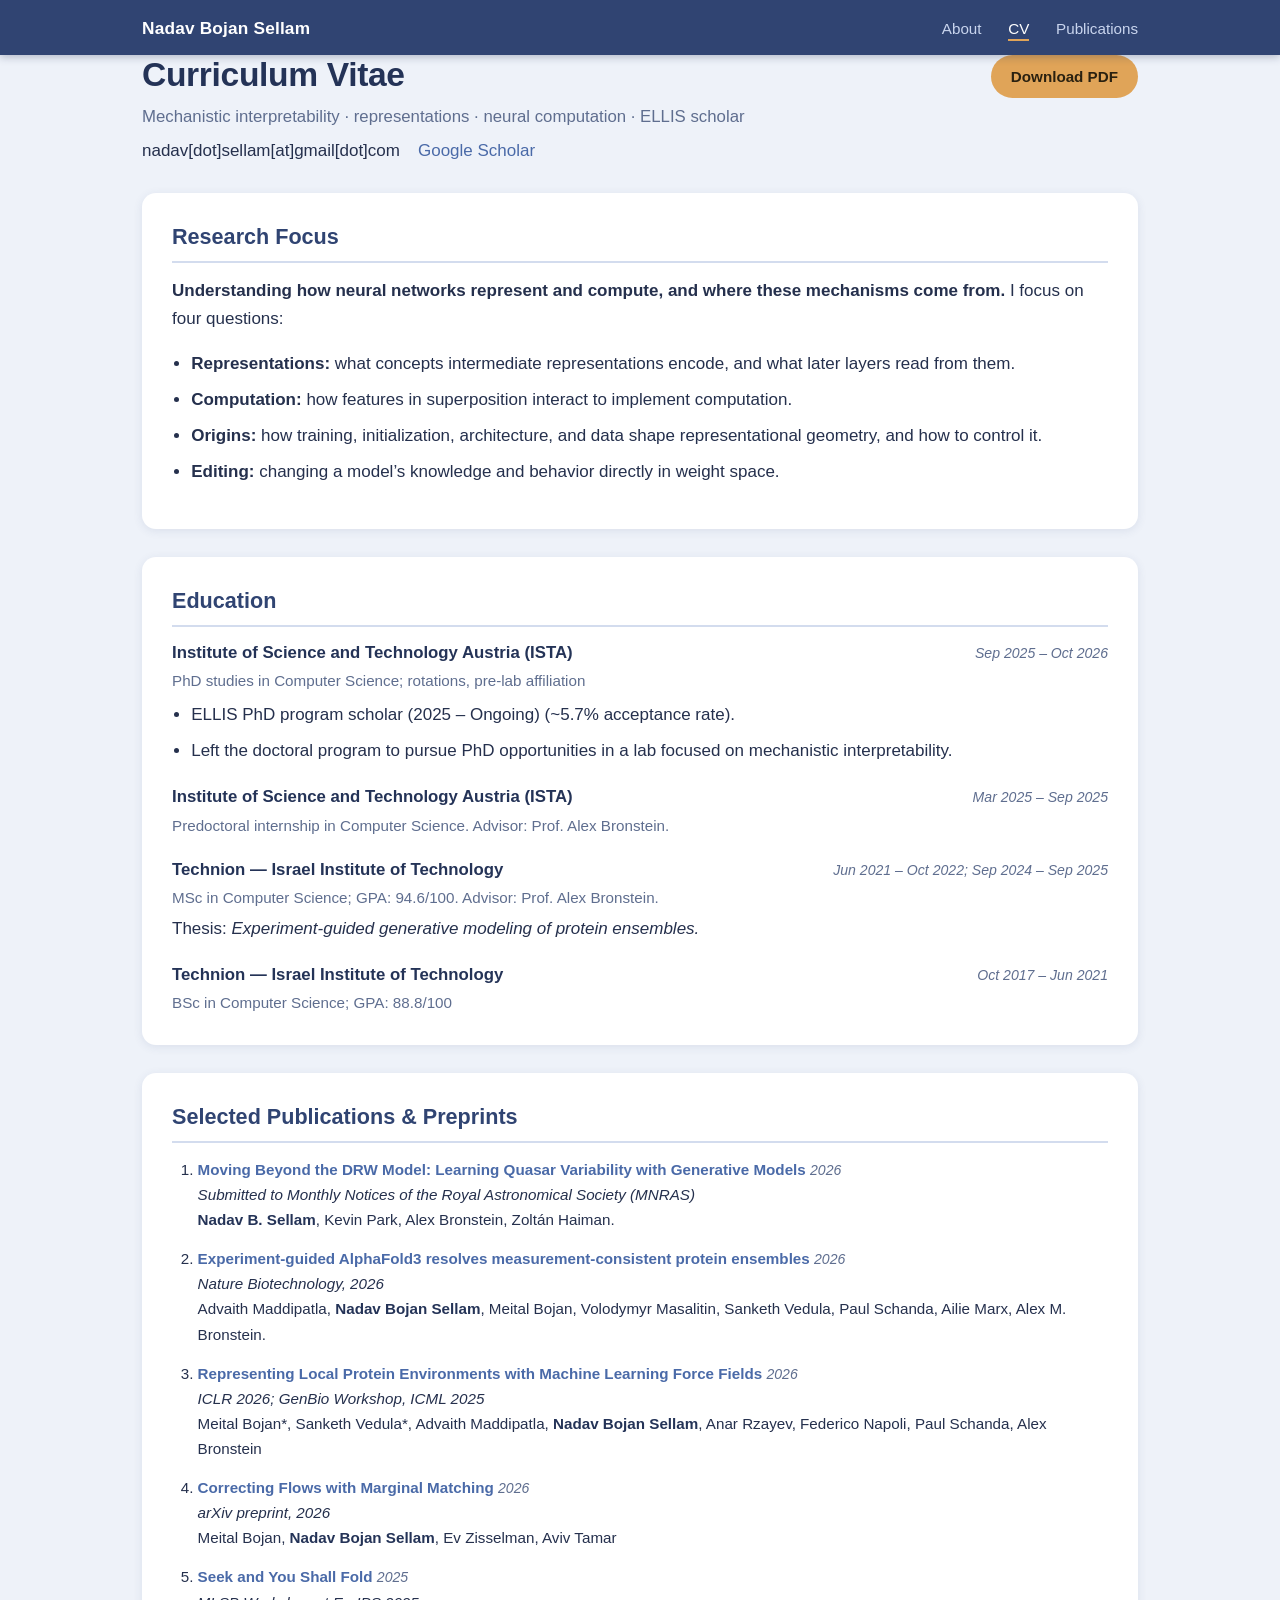
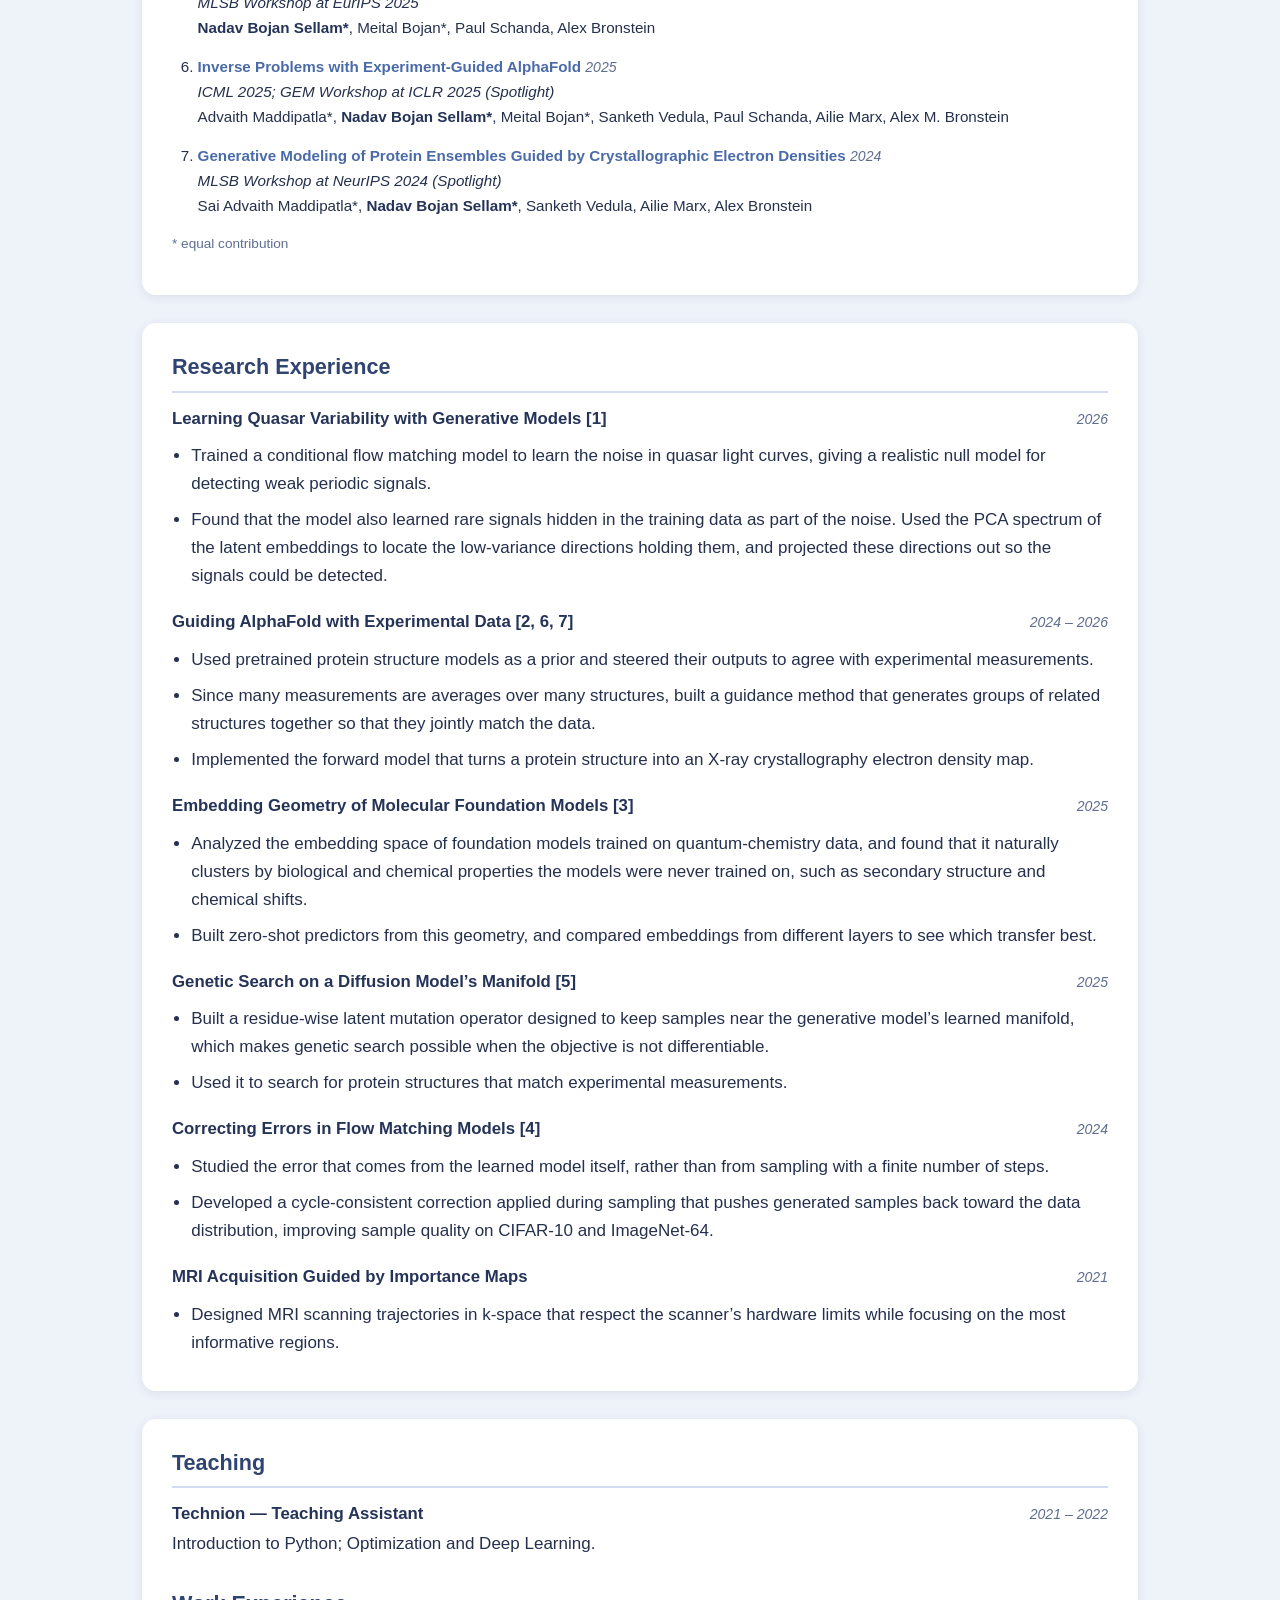
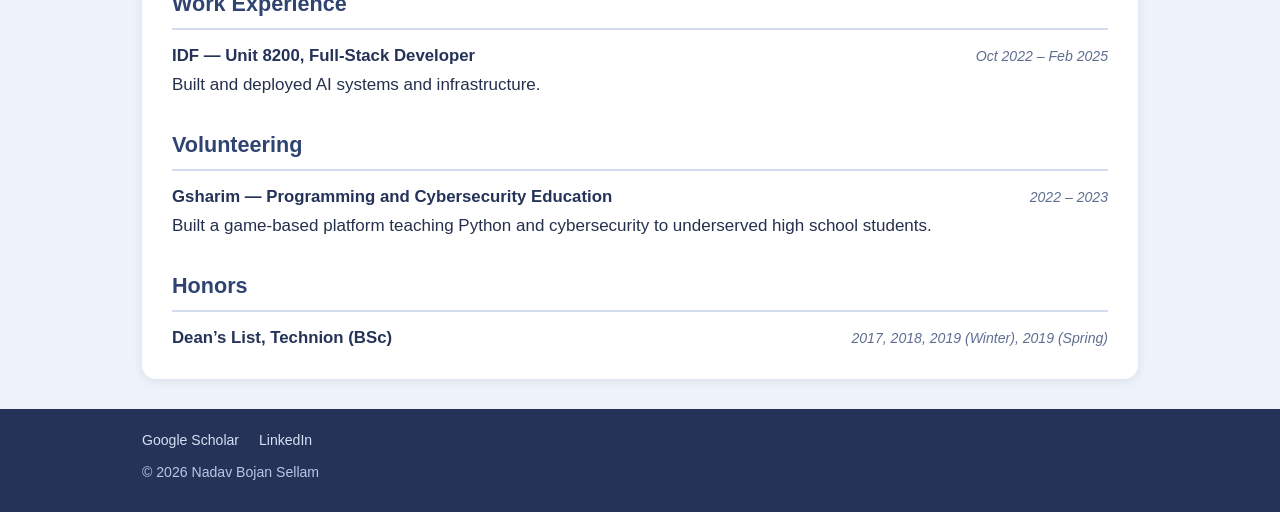
<file: cv/index.html>
<!DOCTYPE html>
<html lang="en">
  <head>
    <meta charset="UTF-8" />
    <meta name="viewport" content="width=device-width, initial-scale=1.0" />
    <title>CV · Nadav Bojan Sellam</title>
    <meta name="description" content="Curriculum vitae of Nadav Bojan Sellam: mechanistic interpretability, representations, and neural computation." />
    <meta property="og:title" content="CV · Nadav Bojan Sellam" />
    <meta property="og:description" content="Curriculum vitae of Nadav Bojan Sellam: mechanistic interpretability, representations, and neural computation." />
    <meta property="og:type" content="profile" />
    <link rel="stylesheet" href="../style.css" />
  </head>
  <body>
    <a class="skip" href="#main">Skip to content</a>
    <header class="site">
      <div class="wrap">
        <a class="brand" href="../">Nadav Bojan Sellam</a>
        <nav aria-label="Primary">
          <a href="../#about">About</a>
          <a href="../cv/" aria-current="page">CV</a>
          <a href="../publications/">Publications</a>
        </nav>
      </div>
    </header>

    <main id="main" class="wrap">
      <div class="cv-head">
        <div>
          <h1>Curriculum Vitae</h1>
          <p class="sub">Mechanistic interpretability · representations · neural computation · ELLIS scholar</p>
          <p class="cv-contact">
            <span>nadav[dot]sellam[at]gmail[dot]com</span>
            <a href="https://scholar.google.com/citations?user=3N-QKKYAAAAJ&amp;hl=en" target="_blank" rel="noreferrer">Google Scholar</a>
          </p>
        </div>
        <a class="btn" href="Nadav_Bojan_Sellam_CV.pdf" download>Download PDF</a>
      </div>

      <section class="panel">
        <h2>Research Focus</h2>
        <p><strong>Understanding how neural networks represent and compute, and where these mechanisms come from.</strong> I focus on four questions:</p>
        <ul class="plain">
          <li><strong>Representations:</strong> what concepts intermediate representations encode, and what later layers read from them.</li>
          <li><strong>Computation:</strong> how features in superposition interact to implement computation.</li>
          <li><strong>Origins:</strong> how training, initialization, architecture, and data shape representational geometry, and how to control it.</li>
          <li><strong>Editing:</strong> changing a model’s knowledge and behavior directly in weight space.</li>
        </ul>
      </section>

      <section class="panel">
        <h2>Education</h2>
        <div class="cv-item">
          <div class="cv-row"><h3>Institute of Science and Technology Austria (ISTA)</h3><span class="cv-date">Sep 2025 – Oct 2026</span></div>
          <p class="cv-sub">PhD studies in Computer Science; rotations, pre-lab affiliation</p>
          <ul class="plain">
            <li>ELLIS PhD program scholar (2025 – Ongoing) (~5.7% acceptance rate).</li>
            <li>Left the doctoral program to pursue PhD opportunities in a lab focused on mechanistic interpretability.</li>
          </ul>
        </div>
        <div class="cv-item">
          <div class="cv-row"><h3>Institute of Science and Technology Austria (ISTA)</h3><span class="cv-date">Mar 2025 – Sep 2025</span></div>
          <p class="cv-sub">Predoctoral internship in Computer Science. Advisor: Prof. Alex Bronstein.</p>
        </div>
        <div class="cv-item">
          <div class="cv-row"><h3>Technion — Israel Institute of Technology</h3><span class="cv-date">Jun 2021 – Oct 2022; Sep 2024 – Sep 2025</span></div>
          <p class="cv-sub">MSc in Computer Science; GPA: 94.6/100. Advisor: Prof. Alex Bronstein.</p>
          <p>Thesis: <em>Experiment-guided generative modeling of protein ensembles.</em></p>
        </div>
        <div class="cv-item">
          <div class="cv-row"><h3>Technion — Israel Institute of Technology</h3><span class="cv-date">Oct 2017 – Jun 2021</span></div>
          <p class="cv-sub">BSc in Computer Science; GPA: 88.8/100</p>
        </div>
      </section>

      <section class="panel">
        <h2>Selected Publications &amp; Preprints</h2>
        <ol class="cv-pubs">
          <li><a href="../publications/quasar-variability/">Moving Beyond the DRW Model: Learning Quasar Variability with Generative Models</a> <span class="cv-date">2026</span><br /><em>Submitted to Monthly Notices of the Royal Astronomical Society (MNRAS)</em><br /><span class="me">Nadav B. Sellam</span>, Kevin Park, Alex Bronstein, Zoltán Haiman.</li>
          <li><a href="../publications/experiment-guided-alphafold/">Experiment-guided AlphaFold3 resolves measurement-consistent protein ensembles</a> <span class="cv-date">2026</span><br /><em>Nature Biotechnology, 2026</em><br />Advaith Maddipatla, <span class="me">Nadav Bojan Sellam</span>, Meital Bojan, Volodymyr Masalitin, Sanketh Vedula, Paul Schanda, Ailie Marx, Alex M. Bronstein.</li>
          <li><a href="../publications/local-protein-environments/">Representing Local Protein Environments with Machine Learning Force Fields</a> <span class="cv-date">2026</span><br /><em>ICLR 2026; GenBio Workshop, ICML 2025</em><br />Meital Bojan*, Sanketh Vedula*, Advaith Maddipatla, <span class="me">Nadav Bojan Sellam</span>, Anar Rzayev, Federico Napoli, Paul Schanda, Alex Bronstein</li>
          <li><a href="../publications/correcting-flows/">Correcting Flows with Marginal Matching</a> <span class="cv-date">2026</span><br /><em>arXiv preprint, 2026</em><br />Meital Bojan, <span class="me">Nadav Bojan Sellam</span>, Ev Zisselman, Aviv Tamar</li>
          <li><a href="../publications/seek-and-you-shall-fold/">Seek and You Shall Fold</a> <span class="cv-date">2025</span><br /><em>MLSB Workshop at EurIPS 2025</em><br /><span class="me">Nadav Bojan Sellam*</span>, Meital Bojan*, Paul Schanda, Alex Bronstein</li>
          <li><a href="../publications/experiment-guided-alphafold/">Inverse Problems with Experiment-Guided AlphaFold</a> <span class="cv-date">2025</span><br /><em>ICML 2025; GEM Workshop at ICLR 2025 (Spotlight)</em><br />Advaith Maddipatla*, <span class="me">Nadav Bojan Sellam*</span>, Meital Bojan*, Sanketh Vedula, Paul Schanda, Ailie Marx, Alex M. Bronstein</li>
          <li><a href="../publications/chroma-ensembles/">Generative Modeling of Protein Ensembles Guided by Crystallographic Electron Densities</a> <span class="cv-date">2024</span><br /><em>MLSB Workshop at NeurIPS 2024 (Spotlight)</em><br />Sai Advaith Maddipatla*, <span class="me">Nadav Bojan Sellam*</span>, Sanketh Vedula, Ailie Marx, Alex Bronstein</li>
        </ol>
        <p class="note">* equal contribution</p>
      </section>

      <section class="panel">
        <h2>Research Experience</h2>
        <div class="cv-item">
          <div class="cv-row"><h3>Learning Quasar Variability with Generative Models [1]</h3><span class="cv-date">2026</span></div>
          <ul class="plain">
            <li>Trained a conditional flow matching model to learn the noise in quasar light curves, giving a realistic null model for detecting weak periodic signals.</li>
            <li>Found that the model also learned rare signals hidden in the training data as part of the noise. Used the PCA spectrum of the latent embeddings to locate the low-variance directions holding them, and projected these directions out so the signals could be detected.</li>
          </ul>
        </div>
        <div class="cv-item">
          <div class="cv-row"><h3>Guiding AlphaFold with Experimental Data [2, 6, 7]</h3><span class="cv-date">2024 – 2026</span></div>
          <ul class="plain">
            <li>Used pretrained protein structure models as a prior and steered their outputs to agree with experimental measurements.</li>
            <li>Since many measurements are averages over many structures, built a guidance method that generates groups of related structures together so that they jointly match the data.</li>
            <li>Implemented the forward model that turns a protein structure into an X-ray crystallography electron density map.</li>
          </ul>
        </div>
        <div class="cv-item">
          <div class="cv-row"><h3>Embedding Geometry of Molecular Foundation Models [3]</h3><span class="cv-date">2025</span></div>
          <ul class="plain">
            <li>Analyzed the embedding space of foundation models trained on quantum-chemistry data, and found that it naturally clusters by biological and chemical properties the models were never trained on, such as secondary structure and chemical shifts.</li>
            <li>Built zero-shot predictors from this geometry, and compared embeddings from different layers to see which transfer best.</li>
          </ul>
        </div>
        <div class="cv-item">
          <div class="cv-row"><h3>Genetic Search on a Diffusion Model’s Manifold [5]</h3><span class="cv-date">2025</span></div>
          <ul class="plain">
            <li>Built a residue-wise latent mutation operator designed to keep samples near the generative model’s learned manifold, which makes genetic search possible when the objective is not differentiable.</li>
            <li>Used it to search for protein structures that match experimental measurements.</li>
          </ul>
        </div>
        <div class="cv-item">
          <div class="cv-row"><h3>Correcting Errors in Flow Matching Models [4]</h3><span class="cv-date">2024</span></div>
          <ul class="plain">
            <li>Studied the error that comes from the learned model itself, rather than from sampling with a finite number of steps.</li>
            <li>Developed a cycle-consistent correction applied during sampling that pushes generated samples back toward the data distribution, improving sample quality on CIFAR-10 and ImageNet-64.</li>
          </ul>
        </div>
        <div class="cv-item">
          <div class="cv-row"><h3>MRI Acquisition Guided by Importance Maps</h3><span class="cv-date">2021</span></div>
          <ul class="plain">
            <li>Designed MRI scanning trajectories in k-space that respect the scanner’s hardware limits while focusing on the most informative regions.</li>
          </ul>
        </div>
      </section>

      <section class="panel">
        <h2>Teaching</h2>
        <div class="cv-row"><h3>Technion — Teaching Assistant</h3><span class="cv-date">2021 – 2022</span></div>
        <p>Introduction to Python; Optimization and Deep Learning.</p>
        <h2 class="cv-next">Work Experience</h2>
        <div class="cv-row"><h3>IDF — Unit 8200, Full-Stack Developer</h3><span class="cv-date">Oct 2022 – Feb 2025</span></div>
        <p>Built and deployed AI systems and infrastructure.</p>
        <h2 class="cv-next">Volunteering</h2>
        <div class="cv-row"><h3>Gsharim — Programming and Cybersecurity Education</h3><span class="cv-date">2022 – 2023</span></div>
        <p>Built a game-based platform teaching Python and cybersecurity to underserved high school students.</p>
        <h2 class="cv-next">Honors</h2>
        <div class="cv-row"><h3>Dean’s List, Technion (BSc)</h3><span class="cv-date">2017, 2018, 2019 (Winter), 2019 (Spring)</span></div>
      </section>
    </main>

    <footer>
      <div class="wrap">
        <a href="https://scholar.google.com/citations?user=3N-QKKYAAAAJ&hl=en" target="_blank" rel="noreferrer">Google Scholar</a>
        <a href="https://www.linkedin.com/in/nadav-bojan-sellam-611115277" target="_blank" rel="noreferrer">LinkedIn</a>
        <p>© 2026 Nadav Bojan Sellam</p>
      </div>
    </footer>
  </body>
</html>
</file>
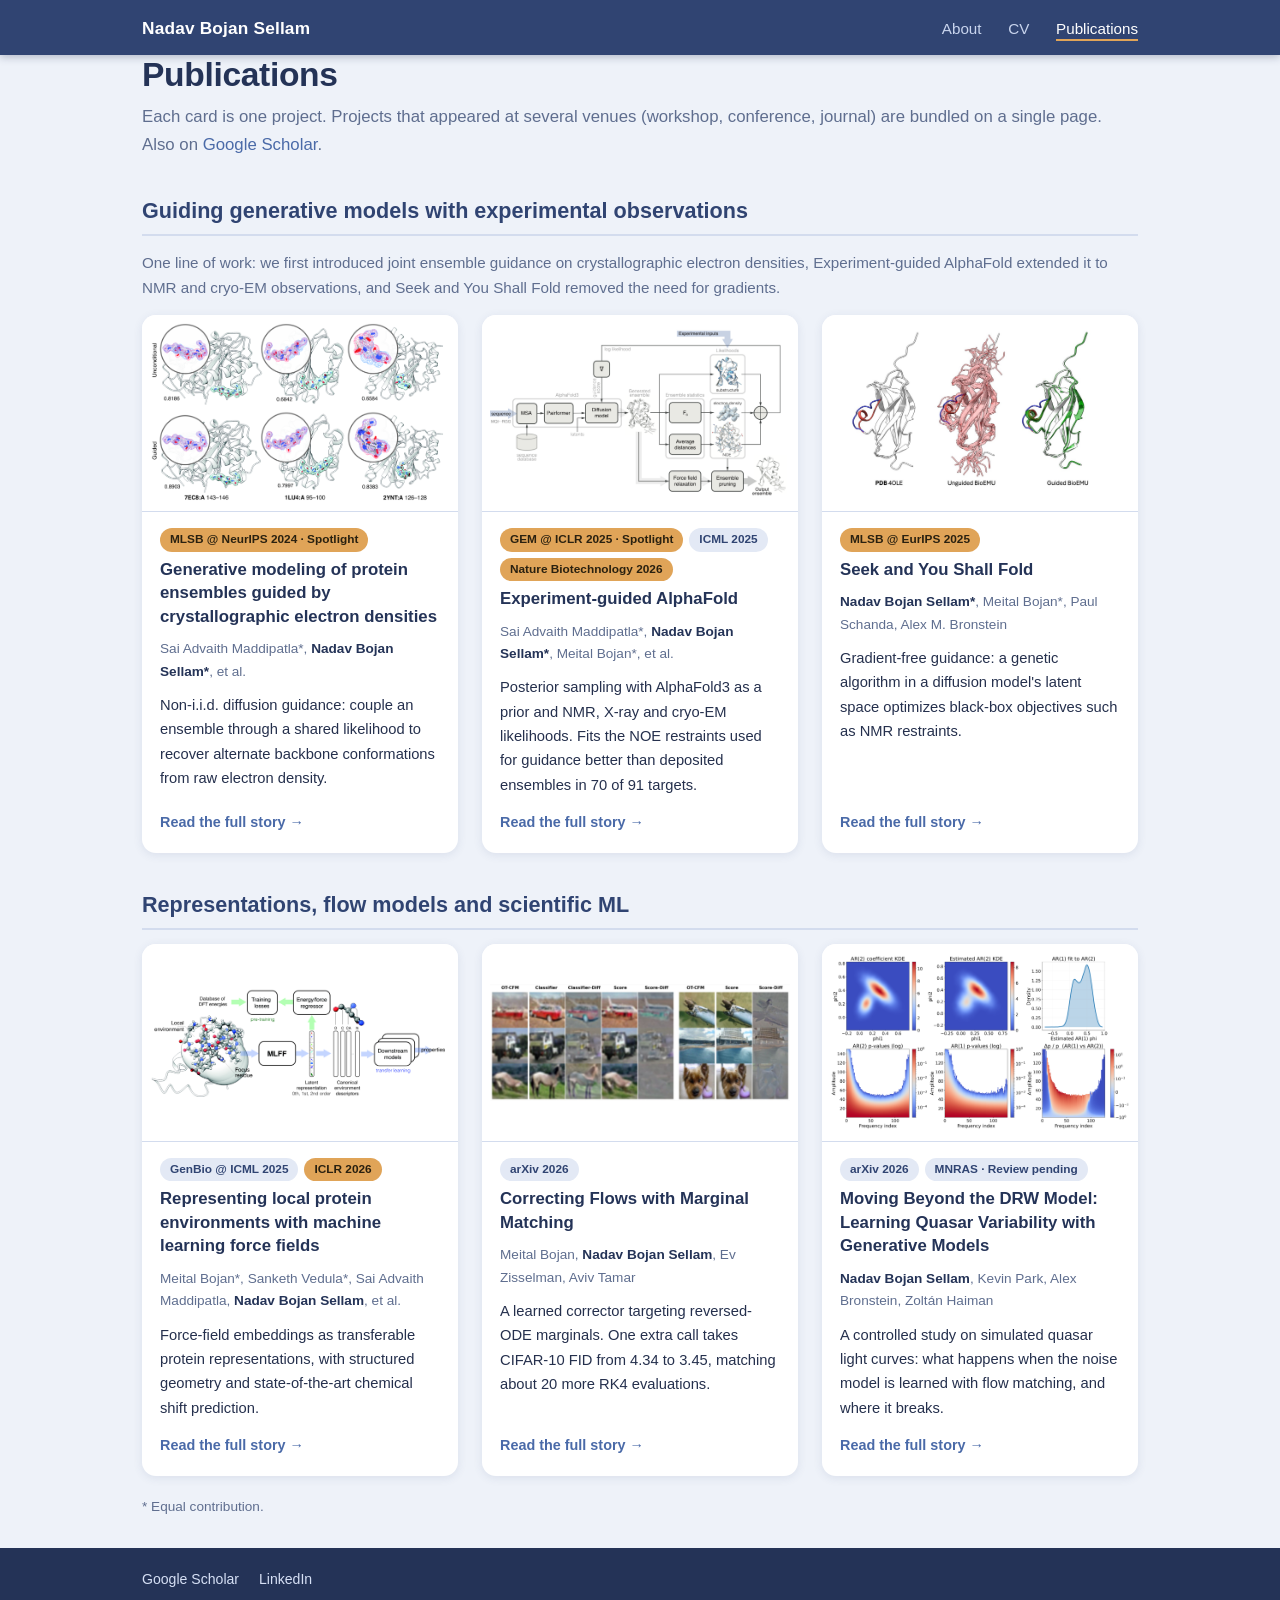
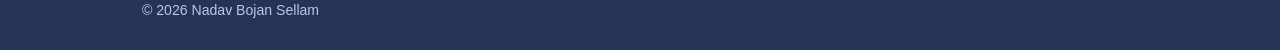
<file: publications/index.html>
<!DOCTYPE html>
<html lang="en">
  <head>
    <meta charset="UTF-8" />
    <meta name="viewport" content="width=device-width, initial-scale=1.0" />
    <title>Publications · Nadav Bojan Sellam</title>
    <meta name="description" content="Publications of Nadav Bojan Sellam on generative models, guidance, representations, and scientific machine learning." />
    <meta property="og:title" content="Publications · Nadav Bojan Sellam" />
    <meta property="og:description" content="Publications of Nadav Bojan Sellam on generative models, guidance, representations, and scientific machine learning." />
    <meta property="og:type" content="website" />
    <link rel="stylesheet" href="../style.css" />
  </head>
  <body>
    <a class="skip" href="#main">Skip to content</a>
    <header class="site">
      <div class="wrap">
        <a class="brand" href="../">Nadav Bojan Sellam</a>
        <nav aria-label="Primary">
          <a href="../#about">About</a>
          <a href="../cv/">CV</a>
          <a href="../publications/" aria-current="page">Publications</a>
        </nav>
      </div>
    </header>

    <main id="main" class="wrap">
      <h1>Publications</h1>
      <p class="sub">Each card is one project. Projects that appeared at several venues (workshop, conference, journal) are bundled on a single page. Also on <a href="https://scholar.google.com/citations?user=3N-QKKYAAAAJ&amp;hl=en" target="_blank" rel="noreferrer">Google Scholar</a>.</p>
      <h2 class="pub-group">Guiding generative models with experimental observations</h2>
      <p class="pub-note">One line of work: we first introduced joint ensemble guidance on crystallographic electron densities, Experiment-guided AlphaFold extended it to NMR and cryo-EM observations, and Seek and You Shall Fold removed the need for gradients.</p>
      <ul class="cards">
        <li class="card">
          <a href="chroma-ensembles/">
            <div class="thumb"><img src="../assets/chroma/ensembles.png" alt="" loading="lazy" /></div>
            <div class="card-body">
              <div class="badges"><span class="badge hot">MLSB @ NeurIPS 2024 · Spotlight</span></div>
              <h3>Generative modeling of protein ensembles guided by crystallographic electron densities</h3>
              <p class="authors">Sai Advaith Maddipatla*, <span class="me">Nadav Bojan Sellam*</span>, et al.</p>
              <p class="blurb">Non-i.i.d. diffusion guidance: couple an ensemble through a shared likelihood to recover alternate backbone conformations from raw electron density.</p>
              <span class="more">Read the full story →</span>
            </div>
          </a>
        </li>
        <li class="card">
          <a href="experiment-guided-alphafold/">
            <div class="thumb"><img src="../assets/af3/method.png" alt="" loading="lazy" /></div>
            <div class="card-body">
              <div class="badges"><span class="badge hot">GEM @ ICLR 2025 · Spotlight</span><span class="badge">ICML 2025</span><span class="badge hot">Nature Biotechnology 2026</span></div>
              <h3>Experiment-guided AlphaFold</h3>
              <p class="authors">Sai Advaith Maddipatla*, <span class="me">Nadav Bojan Sellam*</span>, Meital Bojan*, et al.</p>
              <p class="blurb">Posterior sampling with AlphaFold3 as a prior and NMR, X-ray and cryo-EM likelihoods. Fits the NOE restraints used for guidance better than deposited ensembles in 70 of 91 targets.</p>
              <span class="more">Read the full story →</span>
            </div>
          </a>
        </li>
        <li class="card">
          <a href="seek-and-you-shall-fold/">
            <div class="thumb"><img src="../assets/seek/pairwise.jpeg" alt="" loading="lazy" /></div>
            <div class="card-body">
              <div class="badges"><span class="badge hot">MLSB @ EurIPS 2025</span></div>
              <h3>Seek and You Shall Fold</h3>
              <p class="authors"><span class="me">Nadav Bojan Sellam*</span>, Meital Bojan*, Paul Schanda, Alex M. Bronstein</p>
              <p class="blurb">Gradient-free guidance: a genetic algorithm in a diffusion model's latent space optimizes black-box objectives such as NMR restraints.</p>
              <span class="more">Read the full story →</span>
            </div>
          </a>
        </li>
        </ul>
      <h2 class="pub-group">Representations, flow models and scientific ML</h2>
      <ul class="cards">
        <li class="card">
          <a href="local-protein-environments/">
            <div class="thumb"><img src="../assets/lpe/flow.png" alt="" loading="lazy" /></div>
            <div class="card-body">
              <div class="badges"><span class="badge">GenBio @ ICML 2025</span><span class="badge hot">ICLR 2026</span></div>
              <h3>Representing local protein environments with machine learning force fields</h3>
              <p class="authors">Meital Bojan*, Sanketh Vedula*, Sai Advaith Maddipatla, <span class="me">Nadav Bojan Sellam</span>, et al.</p>
              <p class="blurb">Force-field embeddings as transferable protein representations, with structured geometry and state-of-the-art chemical shift prediction.</p>
              <span class="more">Read the full story →</span>
            </div>
          </a>
        </li>
        <li class="card">
          <a href="correcting-flows/">
            <div class="thumb"><img src="../assets/flows/correction.jpeg" alt="" loading="lazy" /></div>
            <div class="card-body">
              <div class="badges"><span class="badge">arXiv 2026</span></div>
              <h3>Correcting Flows with Marginal Matching</h3>
              <p class="authors">Meital Bojan, <span class="me">Nadav Bojan Sellam</span>, Ev Zisselman, Aviv Tamar</p>
              <p class="blurb">A learned corrector targeting reversed-ODE marginals. One extra call takes CIFAR-10 FID from 4.34 to 3.45, matching about 20 more RK4 evaluations.</p>
              <span class="more">Read the full story →</span>
            </div>
          </a>
        </li>
        <li class="card">
          <a href="quasar-variability/">
            <div class="thumb"><img src="../assets/quasar/misspec.png" alt="" loading="lazy" /></div>
            <div class="card-body">
              <div class="badges"><span class="badge">arXiv 2026</span><span class="badge">MNRAS · Review pending</span></div>
              <h3>Moving Beyond the DRW Model: Learning Quasar Variability with Generative Models</h3>
              <p class="authors"><span class="me">Nadav Bojan Sellam</span>, Kevin Park, Alex Bronstein, Zoltán Haiman</p>
              <p class="blurb">A controlled study on simulated quasar light curves: what happens when the noise model is learned with flow matching, and where it breaks.</p>
              <span class="more">Read the full story →</span>
            </div>
          </a>
        </li>
      </ul>
      <p class="note" style="margin-top:20px">* Equal contribution.</p>
    </main>

    <footer>
      <div class="wrap">
        <a href="https://scholar.google.com/citations?user=3N-QKKYAAAAJ&amp;hl=en" target="_blank" rel="noreferrer">Google Scholar</a>
        <a href="https://www.linkedin.com/in/nadav-bojan-sellam-611115277" target="_blank" rel="noreferrer">LinkedIn</a>
        <p>© 2026 Nadav Bojan Sellam</p>
      </div>
    </footer>
  </body>
</html>
</file>
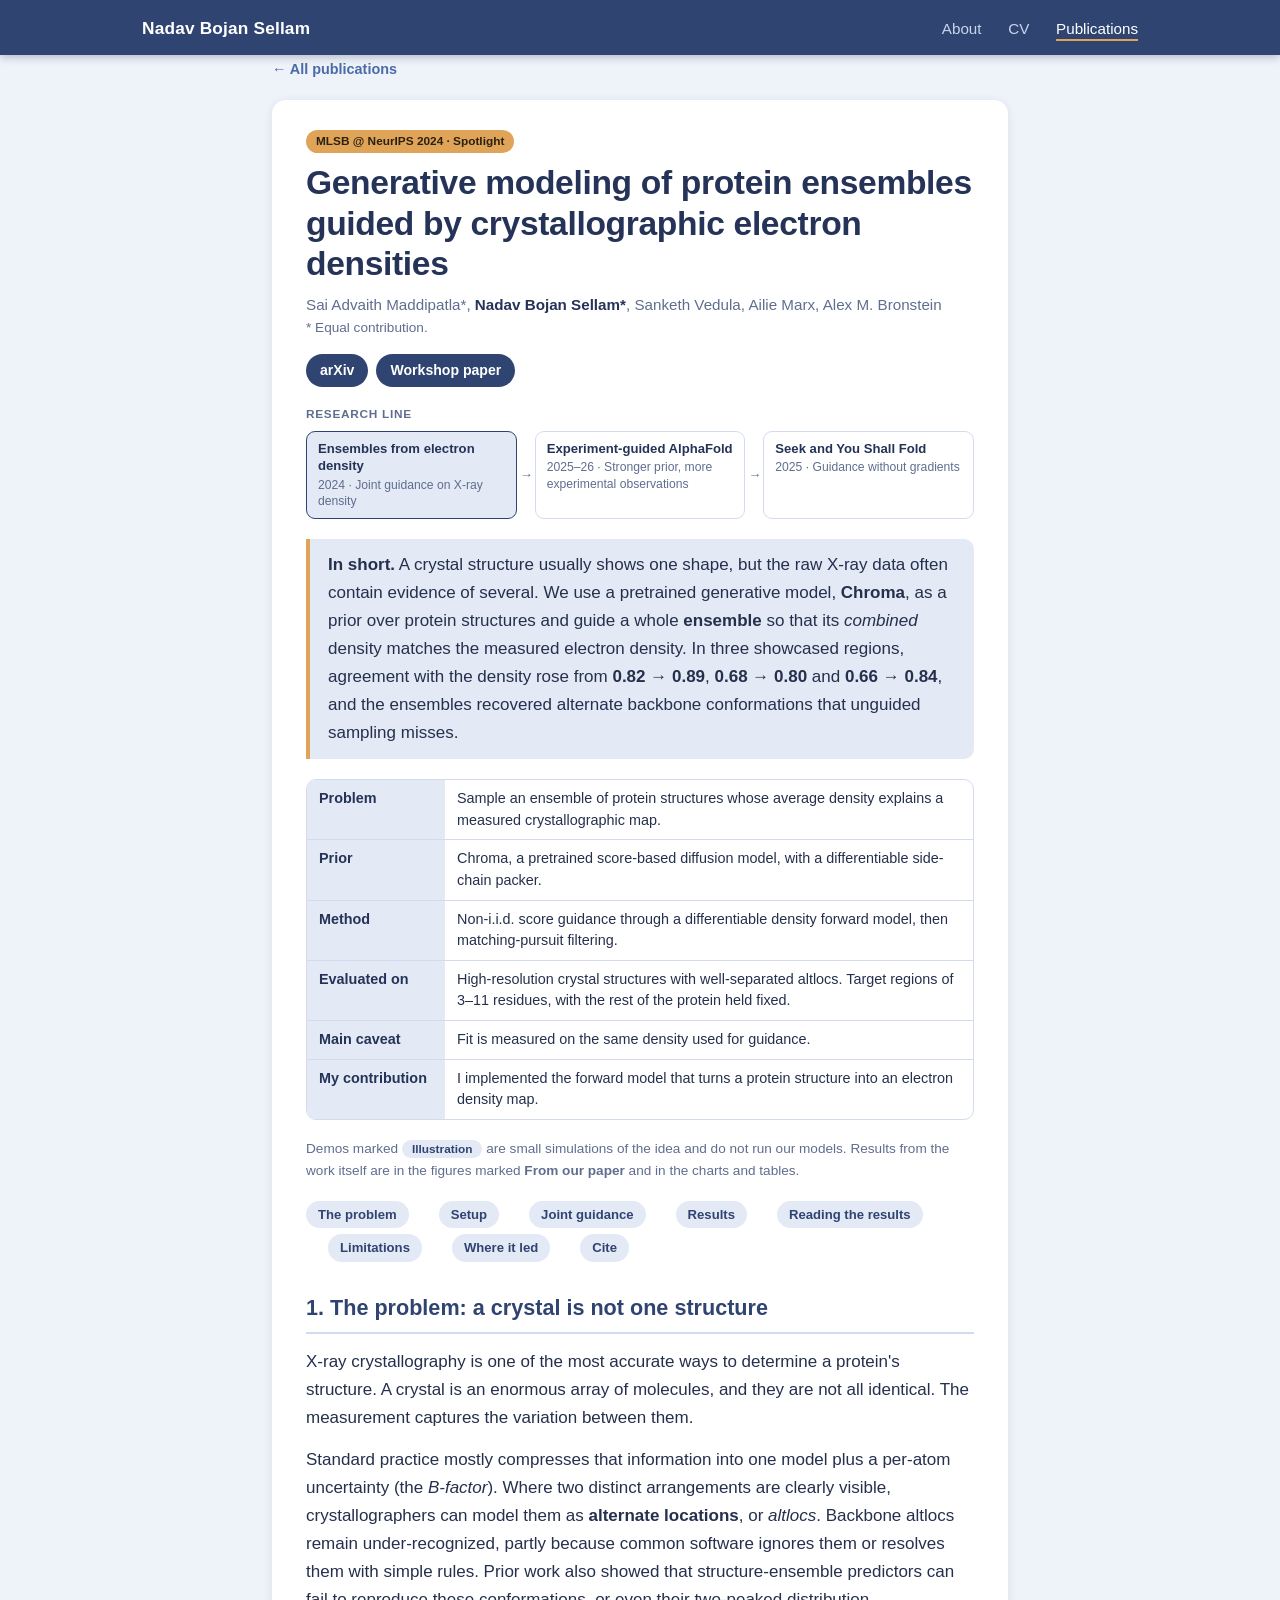
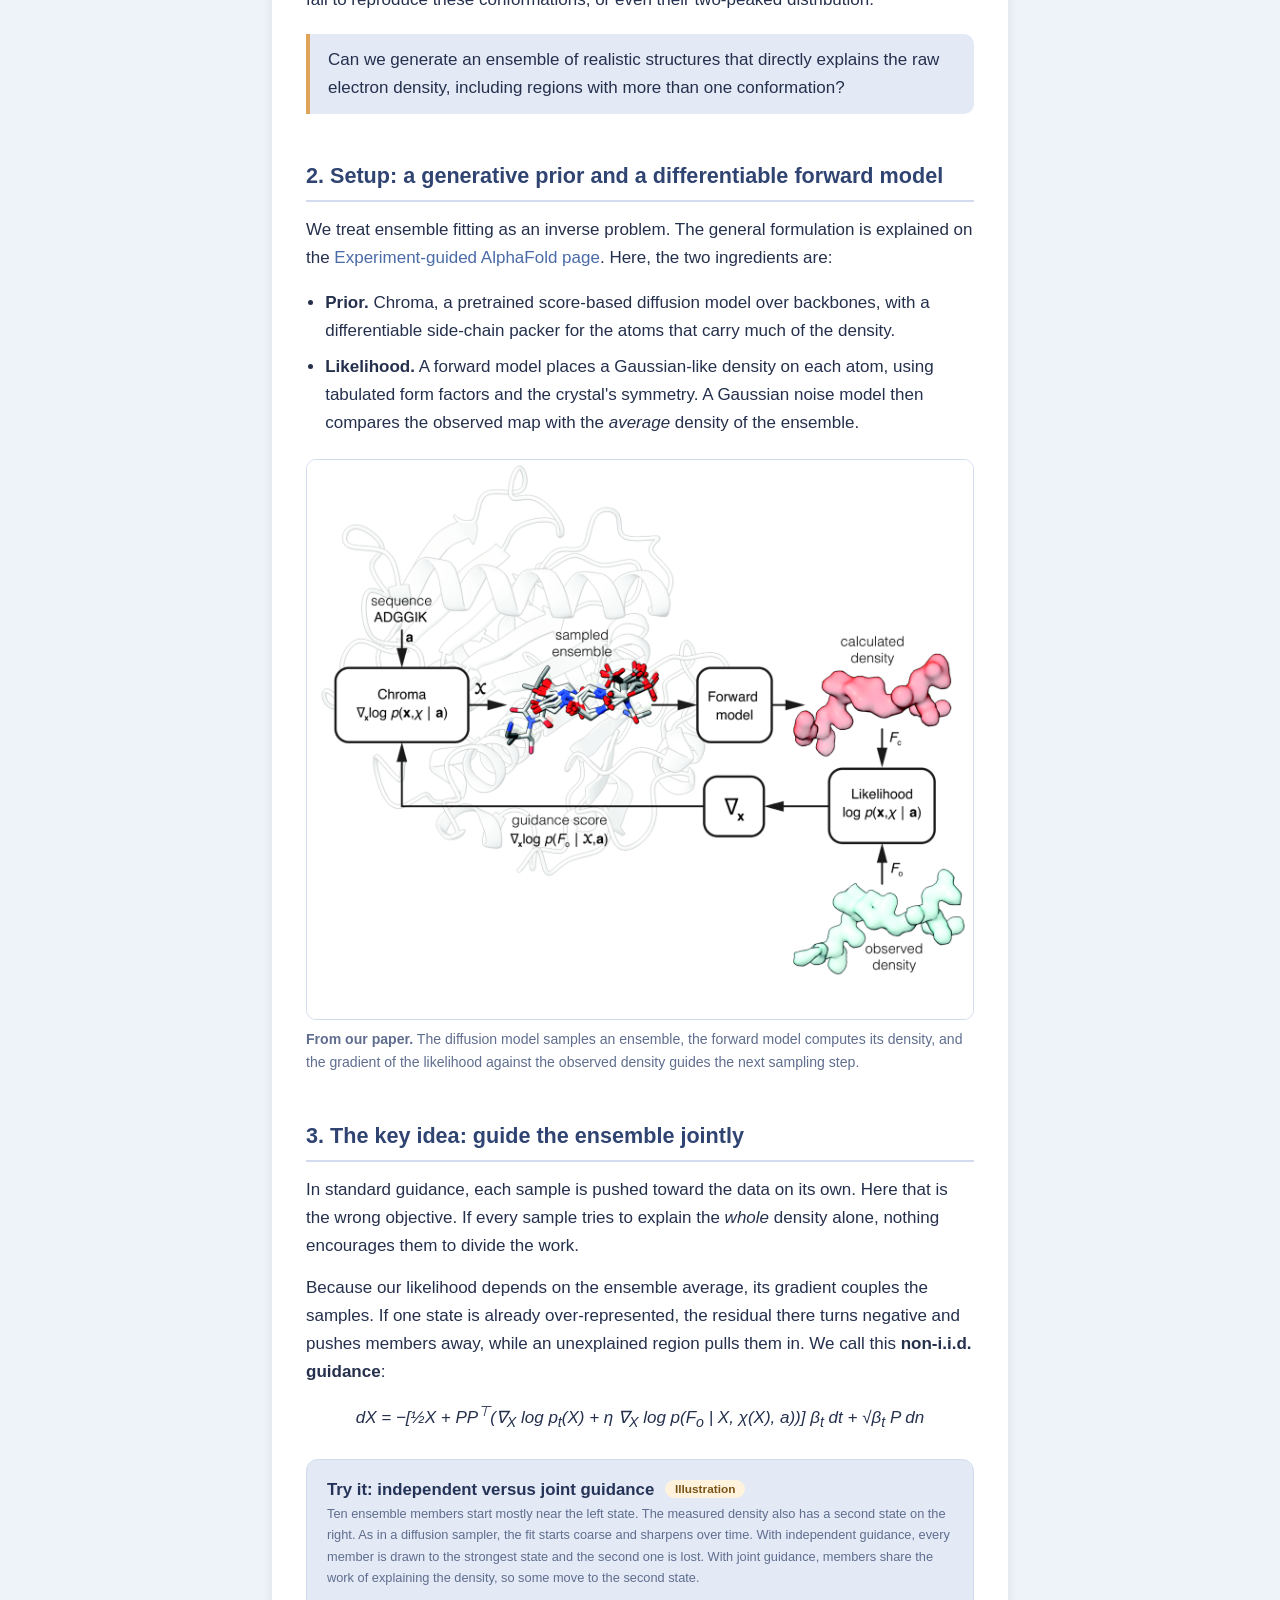
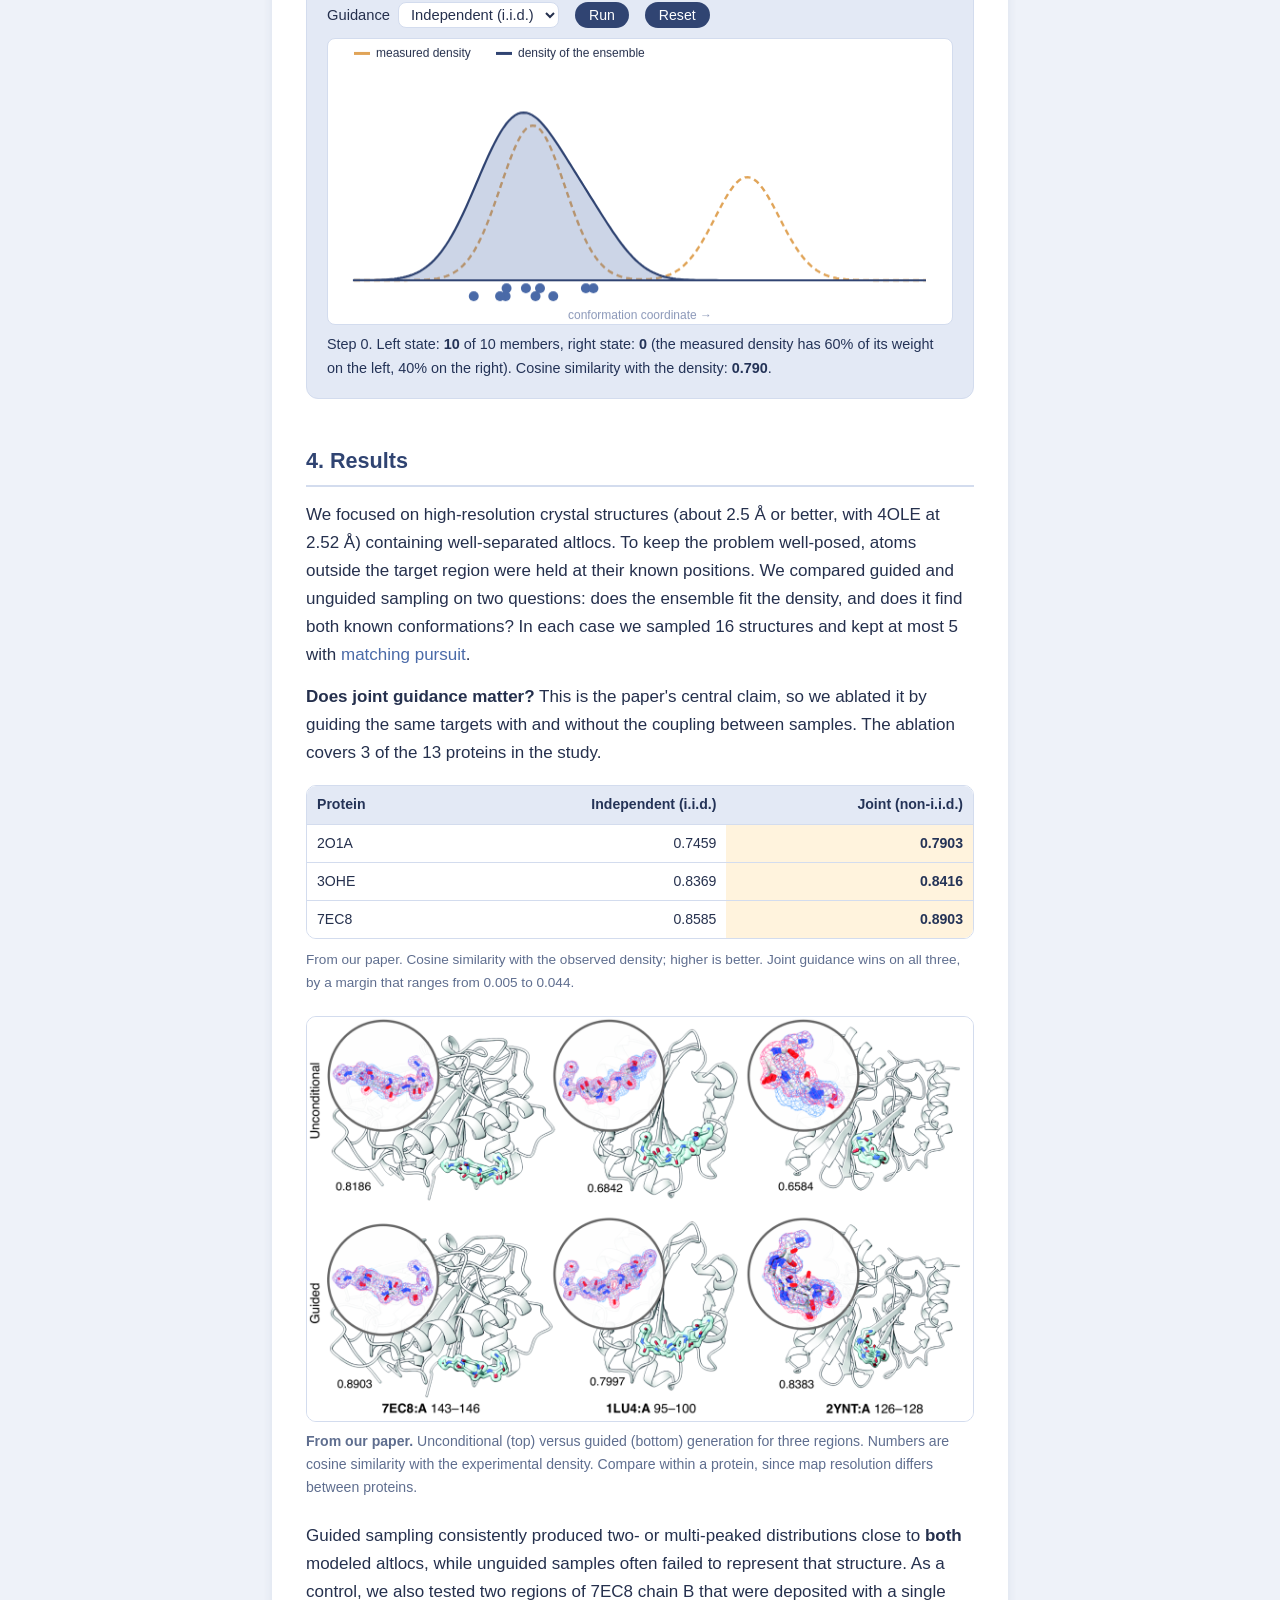
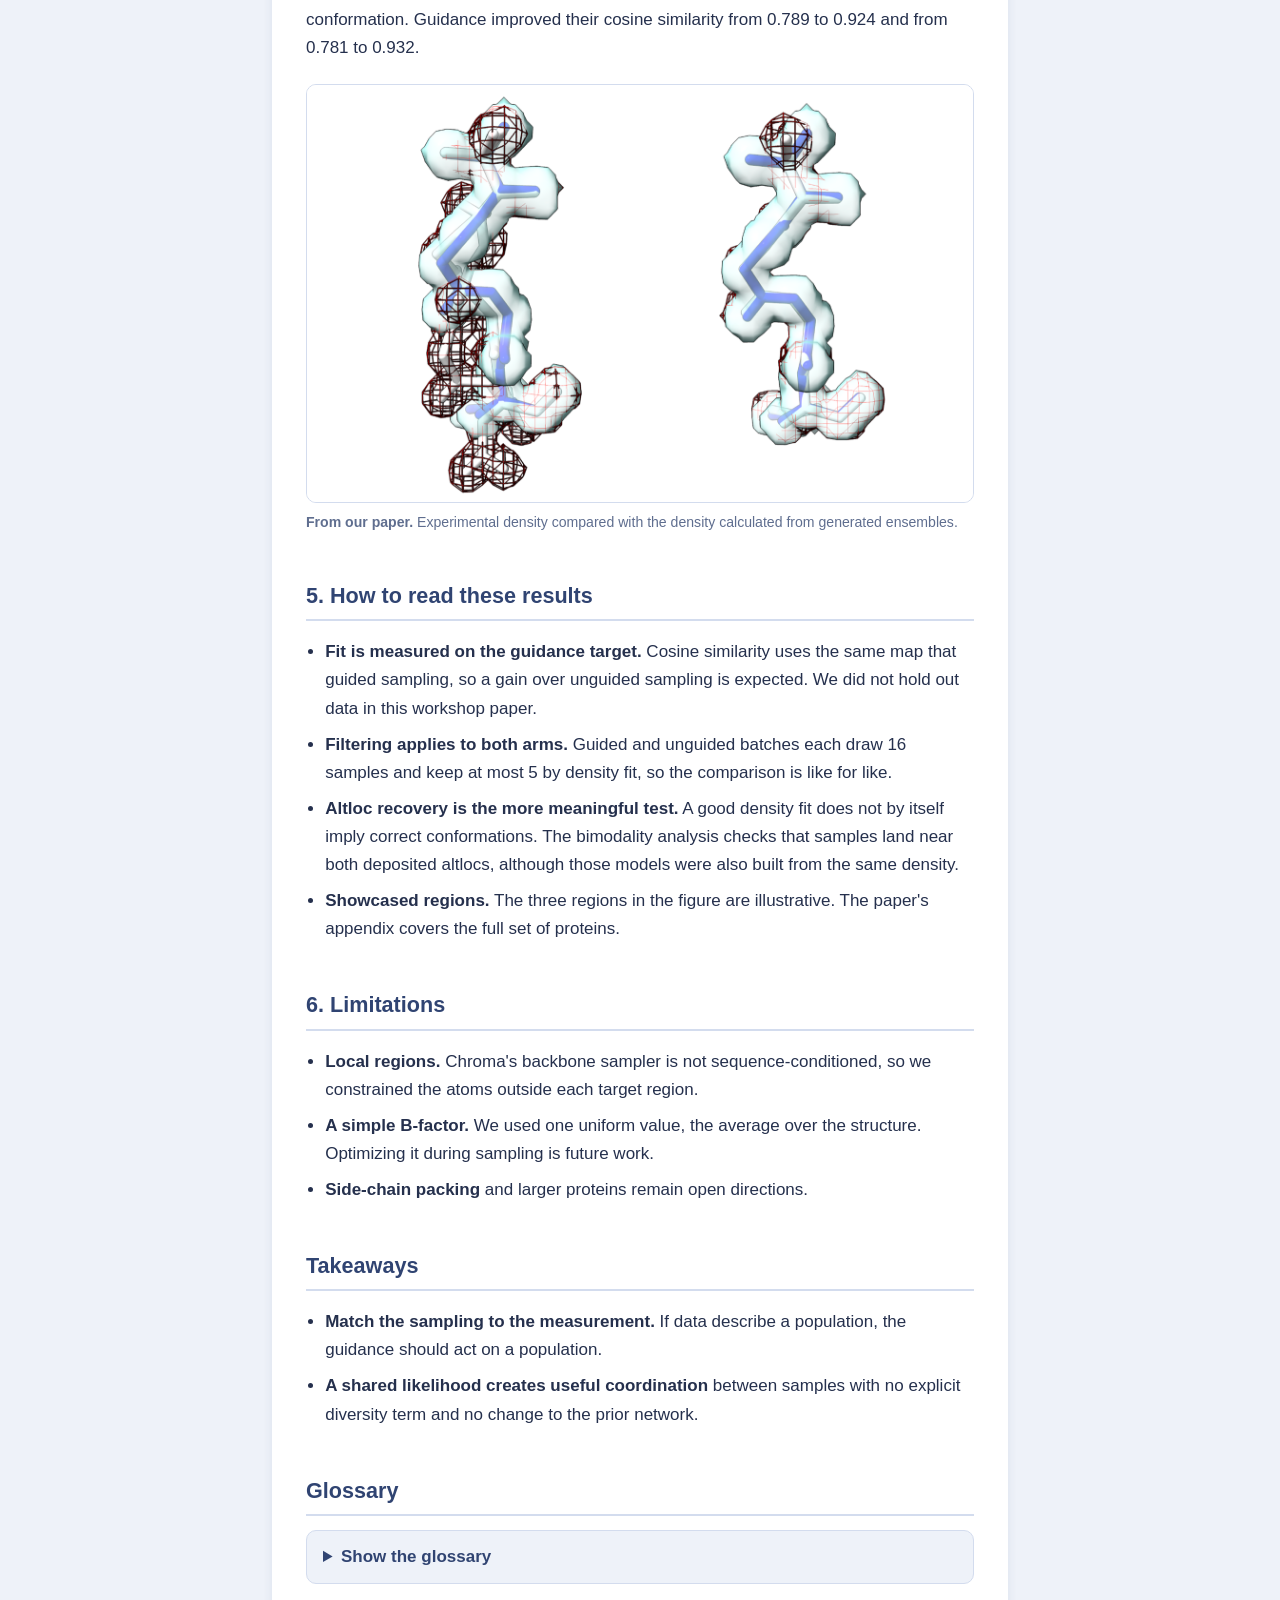
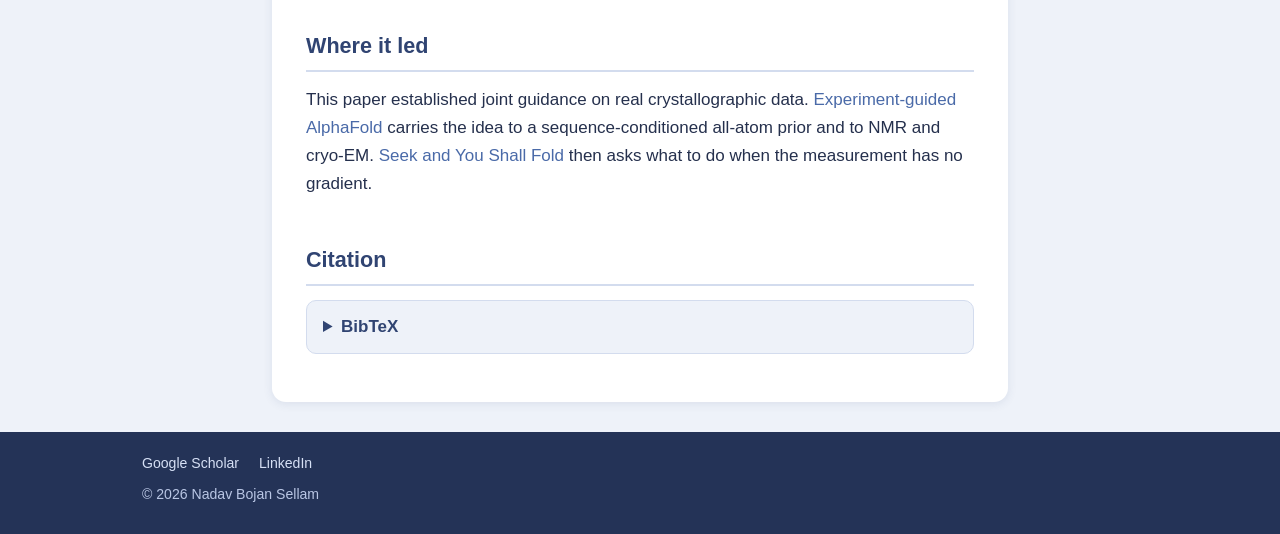
<file: publications/chroma-ensembles/index.html>
<!DOCTYPE html>
<html lang="en">
  <head>
    <meta charset="UTF-8" />
    <meta name="viewport" content="width=device-width, initial-scale=1.0" />
    <title>Generative modeling of protein ensembles guided by crystallographic electron densities · Nadav Bojan Sellam</title>
    <meta name="description" content="Non-i.i.d. guidance of a Chroma diffusion prior with raw crystallographic electron density, recovering alternate protein backbone conformations." />
    <meta property="og:title" content="Generative modeling of protein ensembles guided by crystallographic electron densities · Nadav Bojan Sellam" />
    <meta property="og:description" content="Non-i.i.d. guidance of a Chroma diffusion prior with raw crystallographic electron density, recovering alternate protein backbone conformations." />
    <meta property="og:type" content="article" />
    <link rel="stylesheet" href="../../style.css" />
  </head>
  <body>
    <a class="skip" href="#main">Skip to content</a>
    <header class="site">
      <div class="wrap">
        <a class="brand" href="../../">Nadav Bojan Sellam</a>
        <nav aria-label="Primary">
          <a href="../../#about">About</a>
          <a href="../../cv/">CV</a>
          <a href="../../publications/" aria-current="page">Publications</a>
        </nav>
      </div>
    </header>

    <main id="main" class="wrap narrow">
      <a class="back" href="../">← All publications</a>
      <article class="article">
        <div class="badges"><span class="badge hot">MLSB @ NeurIPS 2024 · Spotlight</span></div>
        <h1 style="margin-top:10px">Generative modeling of protein ensembles guided by crystallographic electron densities</h1>
        <p class="authors">Sai Advaith Maddipatla*, <span class="me">Nadav Bojan Sellam*</span>, Sanketh Vedula, Ailie Marx, Alex M. Bronstein</p>
        <p class="note">* Equal contribution.</p>
        <div class="pl"><a href="https://arxiv.org/abs/2412.13223" target="_blank" rel="noreferrer">arXiv</a><a href="https://www.mlsb.io/papers_2024/Generative_modeling_of_protein_ensembles_guided_by_crystallographic_electron_densities.pdf" target="_blank" rel="noreferrer">Workshop paper</a></div>
        <nav class="series" aria-label="Research line"><p>Research line</p><ol><li class="now" aria-current="page"><strong>Ensembles from electron density</strong><span>2024 · Joint guidance on X-ray density</span></li><li><a href="../experiment-guided-alphafold/"><strong>Experiment-guided AlphaFold</strong><span>2025–26 · Stronger prior, more experimental observations</span></a></li><li><a href="../seek-and-you-shall-fold/"><strong>Seek and You Shall Fold</strong><span>2025 · Guidance without gradients</span></a></li></ol></nav>

      <div class="callout"><strong>In short.</strong> A crystal structure usually shows one shape, but the raw X-ray data often contain evidence of several. We use a pretrained generative model, <strong>Chroma</strong>, as a prior over protein structures and guide a whole <strong>ensemble</strong> so that its <em>combined</em> density matches the measured electron density. In three showcased regions, agreement with the density rose from <strong>0.82 → 0.89</strong>, <strong>0.68 → 0.80</strong> and <strong>0.66 → 0.84</strong>, and the ensembles recovered alternate backbone conformations that unguided sampling misses.</div>
      <dl class="spec"><dt>Problem</dt><dd>Sample an ensemble of protein structures whose average density explains a measured crystallographic map.</dd><dt>Prior</dt><dd>Chroma, a pretrained score-based diffusion model, with a differentiable side-chain packer.</dd><dt>Method</dt><dd>Non-i.i.d. score guidance through a differentiable density forward model, then matching-pursuit filtering.</dd><dt>Evaluated on</dt><dd>High-resolution crystal structures with well-separated altlocs. Target regions of 3–11 residues, with the rest of the protein held fixed.</dd><dt>Main caveat</dt><dd>Fit is measured on the same density used for guidance.</dd><dt>My contribution</dt><dd>I implemented the forward model that turns a protein structure into an electron density map.</dd></dl>
      
      <p class="note">Demos marked <span class="badge">Illustration</span> are small simulations of the idea and do not run our models. Results from the work itself are in the figures marked <strong>From our paper</strong> and in the charts and tables.</p>
      <nav class="toc" aria-label="On this page"><a href="#s1">The problem</a><a href="#s2">Setup</a><a href="#s4">Joint guidance</a><a href="#s6">Results</a><a href="#eval">Reading the results</a><a href="#s7">Limitations</a><a href="#s8">Where it led</a><a href="#cite">Cite</a></nav>

      <h2 id="s1">1. The problem: a crystal is not one structure</h2>
      <p>X-ray crystallography is one of the most accurate ways to determine a protein's structure. A crystal is an enormous array of molecules, and they are not all identical. The measurement captures the variation between them.</p>
      <p>Standard practice mostly compresses that information into one model plus a per-atom uncertainty (the <em>B-factor</em>). Where two distinct arrangements are clearly visible, crystallographers can model them as <strong>alternate locations</strong>, or <em>altlocs</em>. Backbone altlocs remain under-recognized, partly because common software ignores them or resolves them with simple rules. Prior work also showed that structure-ensemble predictors can fail to reproduce these conformations, or even their two-peaked distribution.</p>
      <div class="callout">Can we generate an ensemble of realistic structures that directly explains the raw electron density, including regions with more than one conformation?</div>

      <h2 id="s2">2. Setup: a generative prior and a differentiable forward model</h2>
      <p>We treat ensemble fitting as an inverse problem. The general formulation is explained on the <a href="../experiment-guided-alphafold/#s3">Experiment-guided AlphaFold page</a>. Here, the two ingredients are:</p>
      <ul class="plain">
        <li><strong>Prior.</strong> Chroma, a pretrained score-based diffusion model over backbones, with a differentiable side-chain packer for the atoms that carry much of the density.</li>
        <li><strong>Likelihood.</strong> A forward model places a Gaussian-like density on each atom, using tabulated form factors and the crystal's symmetry. A Gaussian noise model then compares the observed map with the <em>average</em> density of the ensemble.</li>
      </ul>
      <figure><img src="../../assets/chroma/method.png" alt="Pipeline: Chroma samples an ensemble, a forward model computes its density, and the likelihood gradient guides sampling." loading="lazy" /><figcaption><strong>From our paper.</strong> The diffusion model samples an ensemble, the forward model computes its density, and the gradient of the likelihood against the observed density guides the next sampling step.</figcaption></figure>

      <h2 id="s4">3. The key idea: guide the ensemble jointly</h2>
      <p>In standard guidance, each sample is pushed toward the data on its own. Here that is the wrong objective. If every sample tries to explain the <em>whole</em> density alone, nothing encourages them to divide the work.</p>
      <p>Because our likelihood depends on the ensemble average, its gradient couples the samples. If one state is already over-represented, the residual there turns negative and pushes members away, while an unexplained region pulls them in. We call this <strong>non-i.i.d. guidance</strong>:</p>
      <p style="text-align:center"><em>dX = −[½X + PP<sup>⊤</sup>(∇<sub>X</sub> log p<sub>t</sub>(X) + η ∇<sub>X</sub> log p(F<sub>o</sub> | X, χ(X), a))] β<sub>t</sub> dt + √β<sub>t</sub> P dn</em></p>
      <div class="demo"><h3>Try it: independent versus joint guidance <span class="badge">Illustration</span></h3><p class="tagline">Ten ensemble members start mostly near the left state. The measured density also has a second state on the right. As in a diffusion sampler, the fit starts coarse and sharpens over time. With independent guidance, every member is drawn to the strongest state and the second one is lost. With joint guidance, members share the work of explaining the density, so some move to the second state.</p><div class="ctrl"><label>Guidance <select id="j-mode"><option value="independent">Independent (i.i.d.)</option><option value="joint">Joint (non-i.i.d.)</option></select></label><button id="j-run" type="button">Run</button><button id="j-reset" type="button">Reset</button></div><canvas id="j-canvas" role="img" aria-label="Ten ensemble members moving along a line to fit a two-peaked measured density, with the ensemble density drawn over it." width="700" height="320"></canvas><div class="readout" aria-live="polite" id="j-read"></div></div>

      <h2 id="s6">4. Results</h2>
      <p>We focused on high-resolution crystal structures (about 2.5 Å or better, with 4OLE at 2.52 Å) containing well-separated altlocs. To keep the problem well-posed, atoms outside the target region were held at their known positions. We compared guided and unguided sampling on two questions: does the ensemble fit the density, and does it find both known conformations? In each case we sampled 16 structures and kept at most 5 with <a href="../experiment-guided-alphafold/#s5">matching pursuit</a>.</p>
      <p><strong>Does joint guidance matter?</strong> This is the paper's central claim, so we ablated it by guiding the same targets with and without the coupling between samples. The ablation covers 3 of the 13 proteins in the study.</p>
      <div class="table-wrap"><table class="results"><thead><tr><th>Protein</th><th>Independent (i.i.d.)</th><th>Joint (non-i.i.d.)</th></tr></thead><tbody><tr><td>2O1A</td><td>0.7459</td><td class="best">0.7903</td></tr><tr><td>3OHE</td><td>0.8369</td><td class="best">0.8416</td></tr><tr><td>7EC8</td><td>0.8585</td><td class="best">0.8903</td></tr></tbody></table></div>
      <p class="note">From our paper. Cosine similarity with the observed density; higher is better. Joint guidance wins on all three, by a margin that ranges from 0.005 to 0.044.</p>
      <figure><img src="../../assets/chroma/ensembles.png" alt="Unconditional and guided ensembles for three protein regions, with density agreement scores." loading="lazy" /><figcaption><strong>From our paper.</strong> Unconditional (top) versus guided (bottom) generation for three regions. Numbers are cosine similarity with the experimental density. Compare within a protein, since map resolution differs between proteins.</figcaption></figure>
      <p>Guided sampling consistently produced two- or multi-peaked distributions close to <strong>both</strong> modeled altlocs, while unguided samples often failed to represent that structure. As a control, we also tested two regions of 7EC8 chain B that were deposited with a single conformation. Guidance improved their cosine similarity from 0.789 to 0.924 and from 0.781 to 0.932.</p>
      <figure><img src="../../assets/chroma/density.png" alt="Experimental density compared with density from generated ensembles." loading="lazy" /><figcaption><strong>From our paper.</strong> Experimental density compared with the density calculated from generated ensembles.</figcaption></figure>

      <h2 id="eval">5. How to read these results</h2>
      <ul class="plain">
        <li><strong>Fit is measured on the guidance target.</strong> Cosine similarity uses the same map that guided sampling, so a gain over unguided sampling is expected. We did not hold out data in this workshop paper.</li>
        <li><strong>Filtering applies to both arms.</strong> Guided and unguided batches each draw 16 samples and keep at most 5 by density fit, so the comparison is like for like.</li>
        <li><strong>Altloc recovery is the more meaningful test.</strong> A good density fit does not by itself imply correct conformations. The bimodality analysis checks that samples land near both deposited altlocs, although those models were also built from the same density.</li>
        <li><strong>Showcased regions.</strong> The three regions in the figure are illustrative. The paper's appendix covers the full set of proteins.</li>
      </ul>

      <h2 id="s7">6. Limitations</h2>
      <ul class="plain">
        <li><strong>Local regions.</strong> Chroma's backbone sampler is not sequence-conditioned, so we constrained the atoms outside each target region.</li>
        <li><strong>A simple B-factor.</strong> We used one uniform value, the average over the structure. Optimizing it during sampling is future work.</li>
        <li><strong>Side-chain packing</strong> and larger proteins remain open directions.</li>
      </ul>

      <h2>Takeaways</h2>
      <ul class="plain">
        <li><strong>Match the sampling to the measurement.</strong> If data describe a population, the guidance should act on a population.</li>
        <li><strong>A shared likelihood creates useful coordination</strong> between samples with no explicit diversity term and no change to the prior network.</li>
      </ul>

      <h2>Glossary</h2><details class="more"><summary>Show the glossary</summary><ul class="plain"><li><strong>Electron density:</strong> a 3D map of where electrons are, reconstructed from X-ray diffraction.</li><li><strong>Altloc:</strong> an alternate modeled position for atoms in a crystal structure.</li><li><strong>Backbone:</strong> the repeating chain of atoms shared by all amino acids.</li><li><strong>B-factor:</strong> a per-atom value describing how spread out its density is.</li><li><strong>Non-i.i.d. guidance:</strong> guidance in which the update for each sample depends on the others.</li><li><strong>Matching pursuit:</strong> a greedy method that selects items one by one to best fit a target.</li></ul></details>

      <h2 id="s8">Where it led</h2>
      <p>This paper established joint guidance on real crystallographic data. <a href="../experiment-guided-alphafold/#from-chroma">Experiment-guided AlphaFold</a> carries the idea to a sequence-conditioned all-atom prior and to NMR and cryo-EM. <a href="../seek-and-you-shall-fold/">Seek and You Shall Fold</a> then asks what to do when the measurement has no gradient.</p>

      <h2 id="cite">Citation</h2>
      <details class="more"><summary>BibTeX</summary><pre class="bib">@inproceedings{maddipatla2024generative,
  title     = {Generative modeling of protein ensembles guided by
               crystallographic electron densities},
  author    = {Maddipatla, Sai Advaith and Sellam, Nadav Bojan and Vedula, Sanketh and
               Marx, Ailie and Bronstein, Alex},
  booktitle = {NeurIPS 2024 Workshop on Machine Learning for Structural Biology},
  year      = {2024},
  eprint    = {2412.13223},
  archivePrefix = {arXiv}
}</pre></details>

      </article>
    </main>

    <footer>
      <div class="wrap">
        <a href="https://scholar.google.com/citations?user=3N-QKKYAAAAJ&amp;hl=en" target="_blank" rel="noreferrer">Google Scholar</a>
        <a href="https://www.linkedin.com/in/nadav-bojan-sellam-611115277" target="_blank" rel="noreferrer">LinkedIn</a>
        <p>© 2026 Nadav Bojan Sellam</p>
      </div>
    </footer>
    <script src="../../paper-demos.js"></script>
    <script>jointDemo({canvas:"j-canvas",mode:"j-mode",run:"j-run",reset:"j-reset",read:"j-read"});</script>
  </body>
</html>
</file>
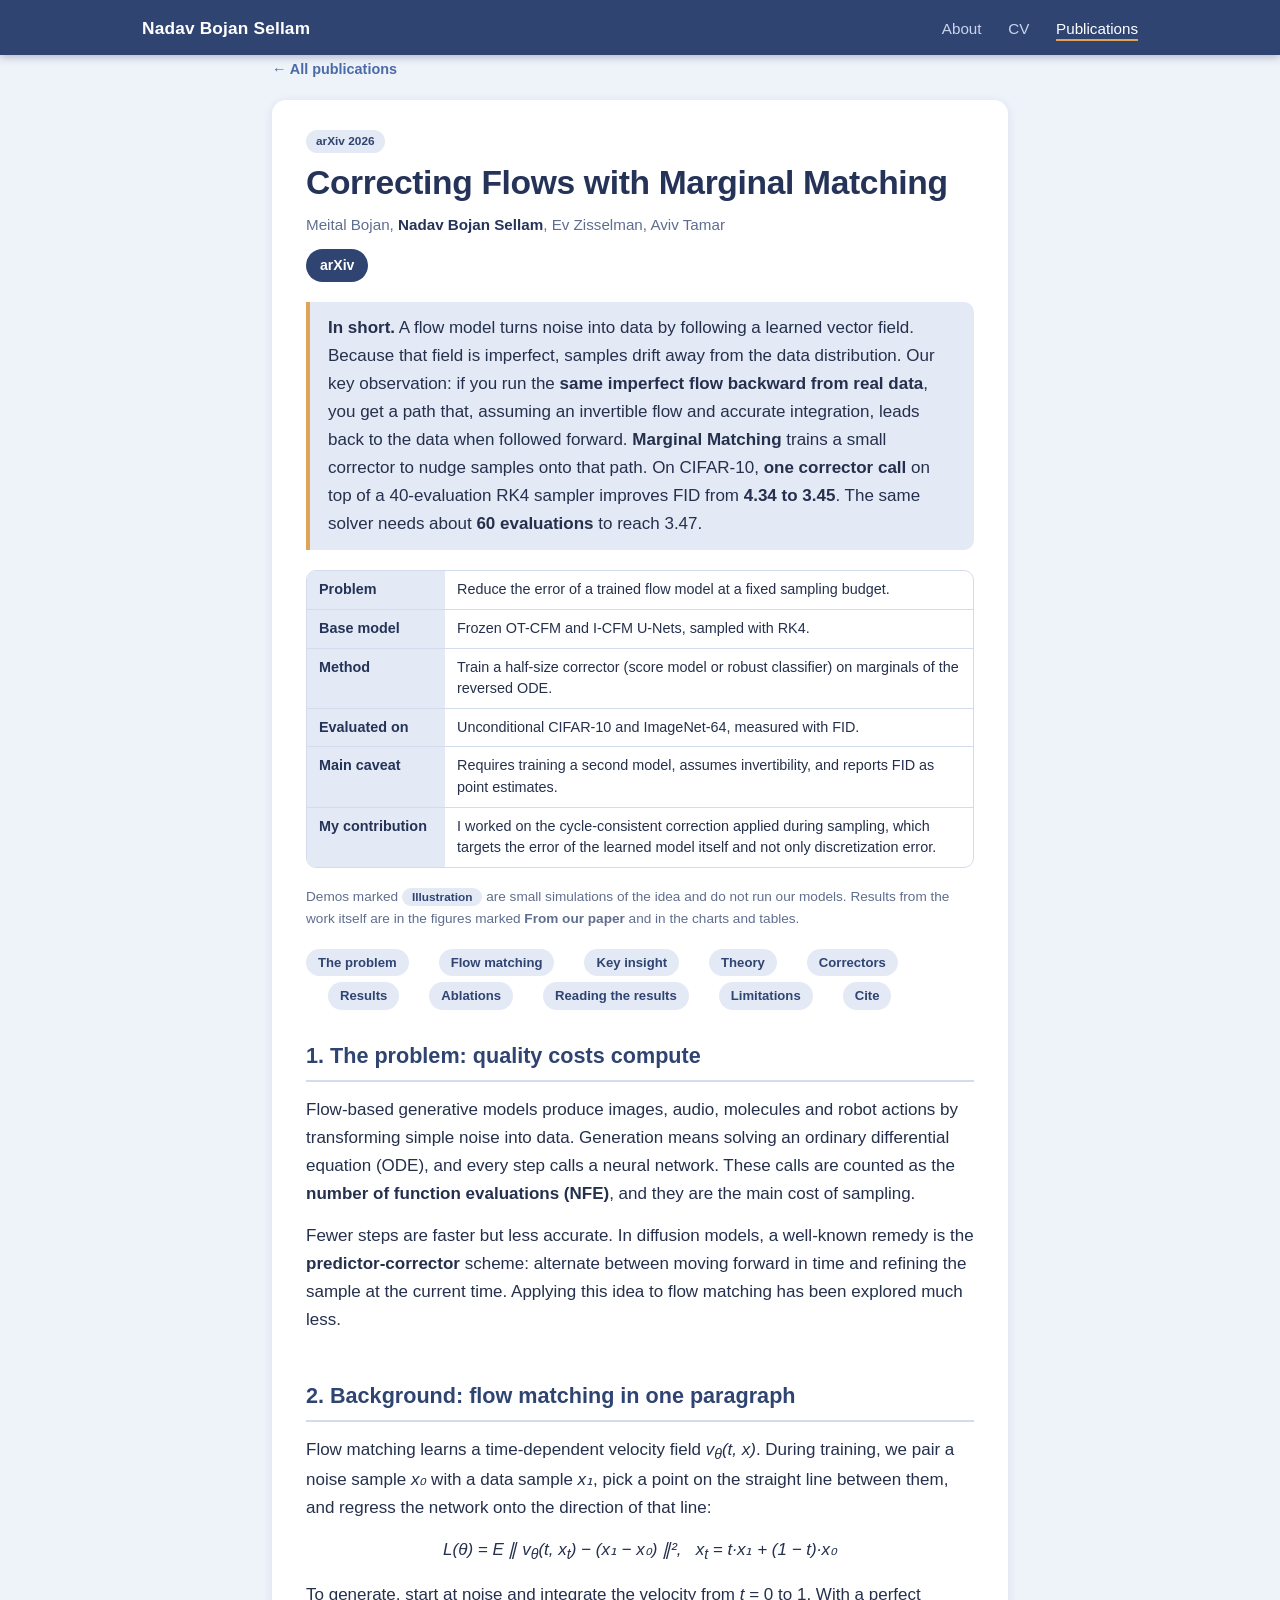
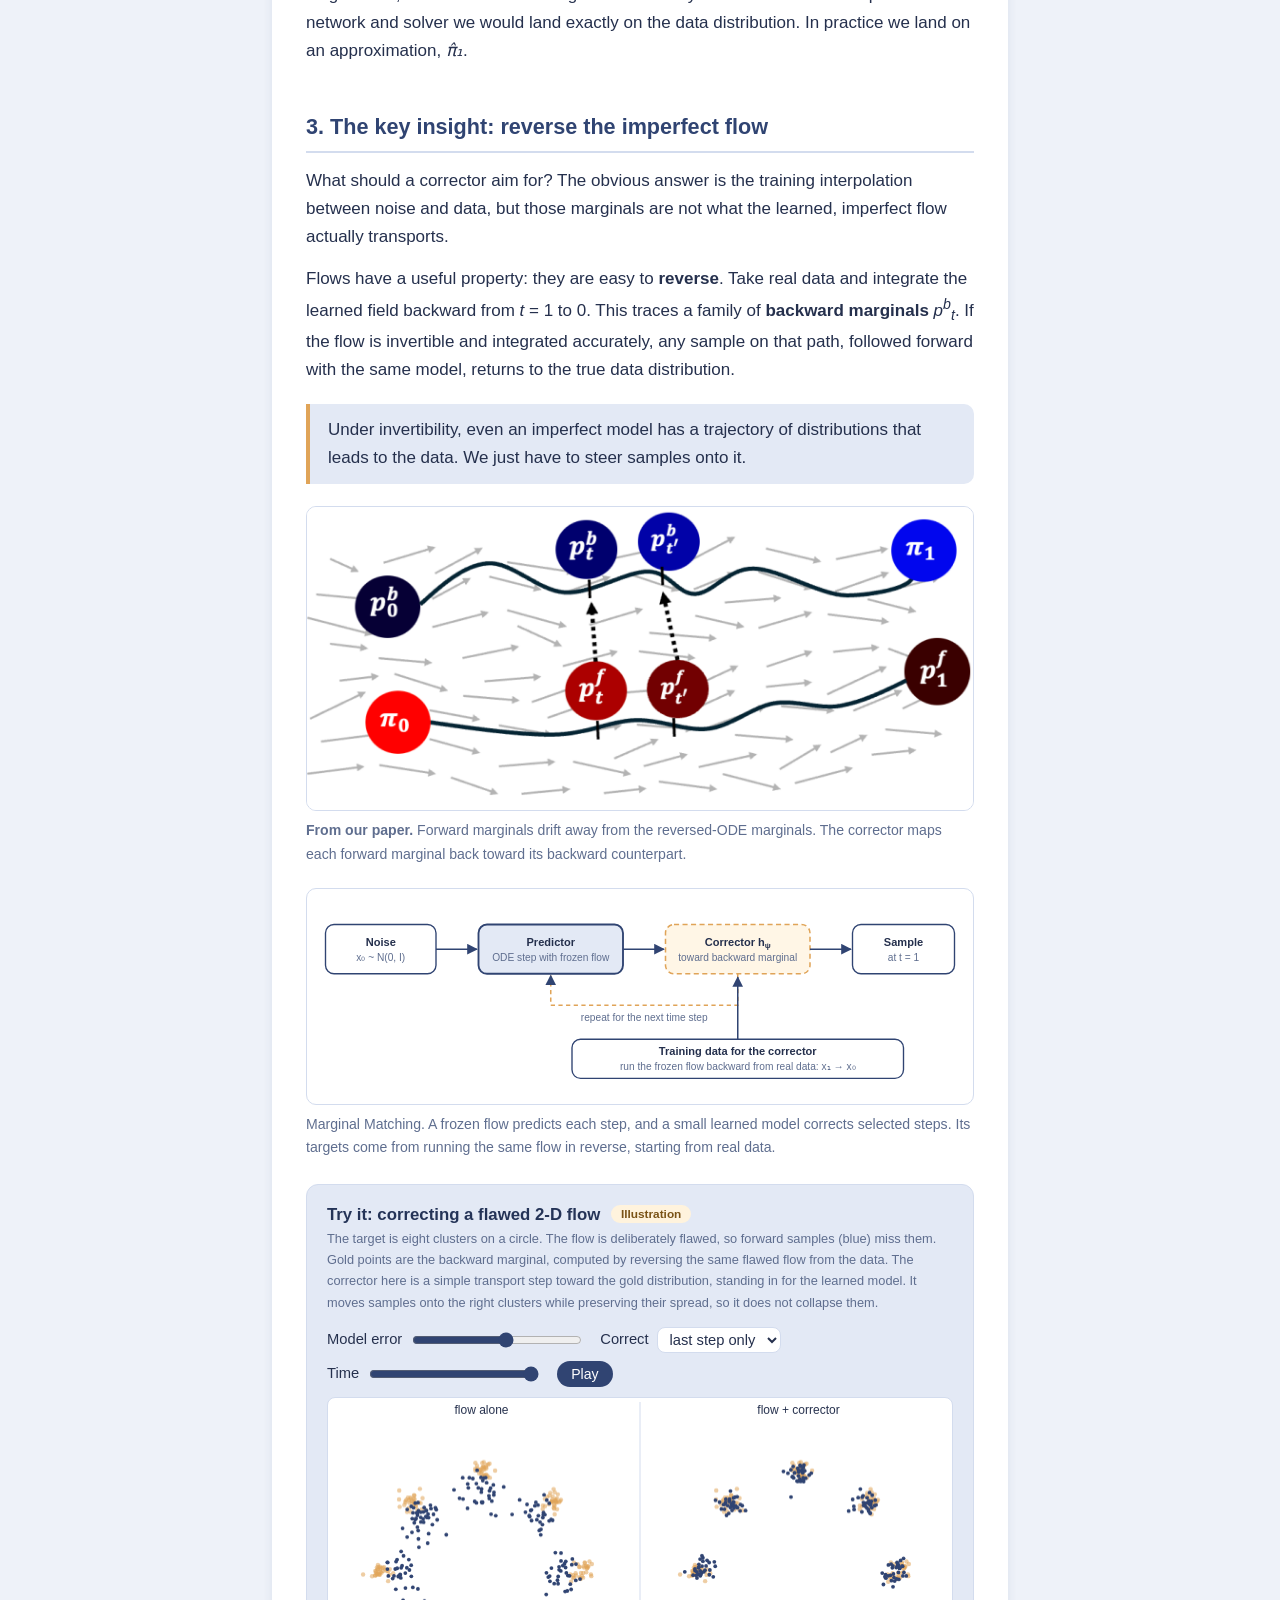
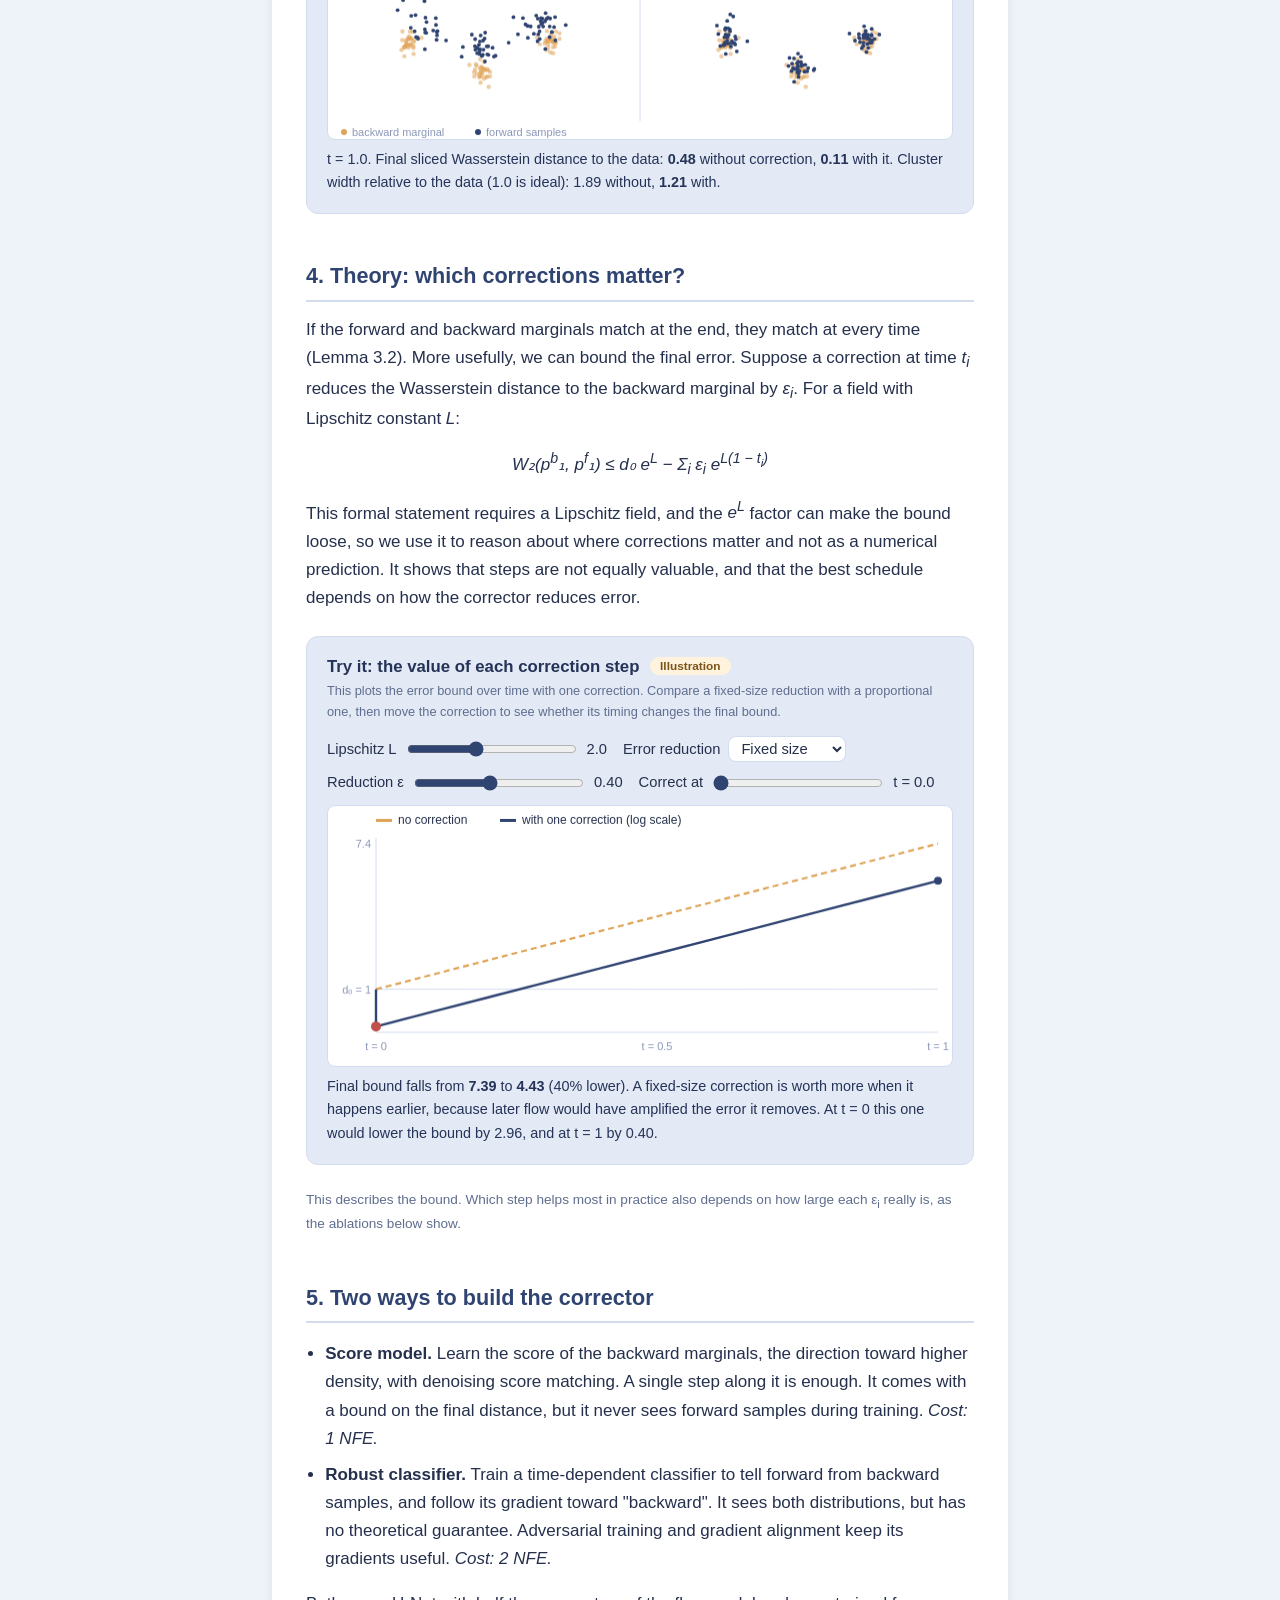
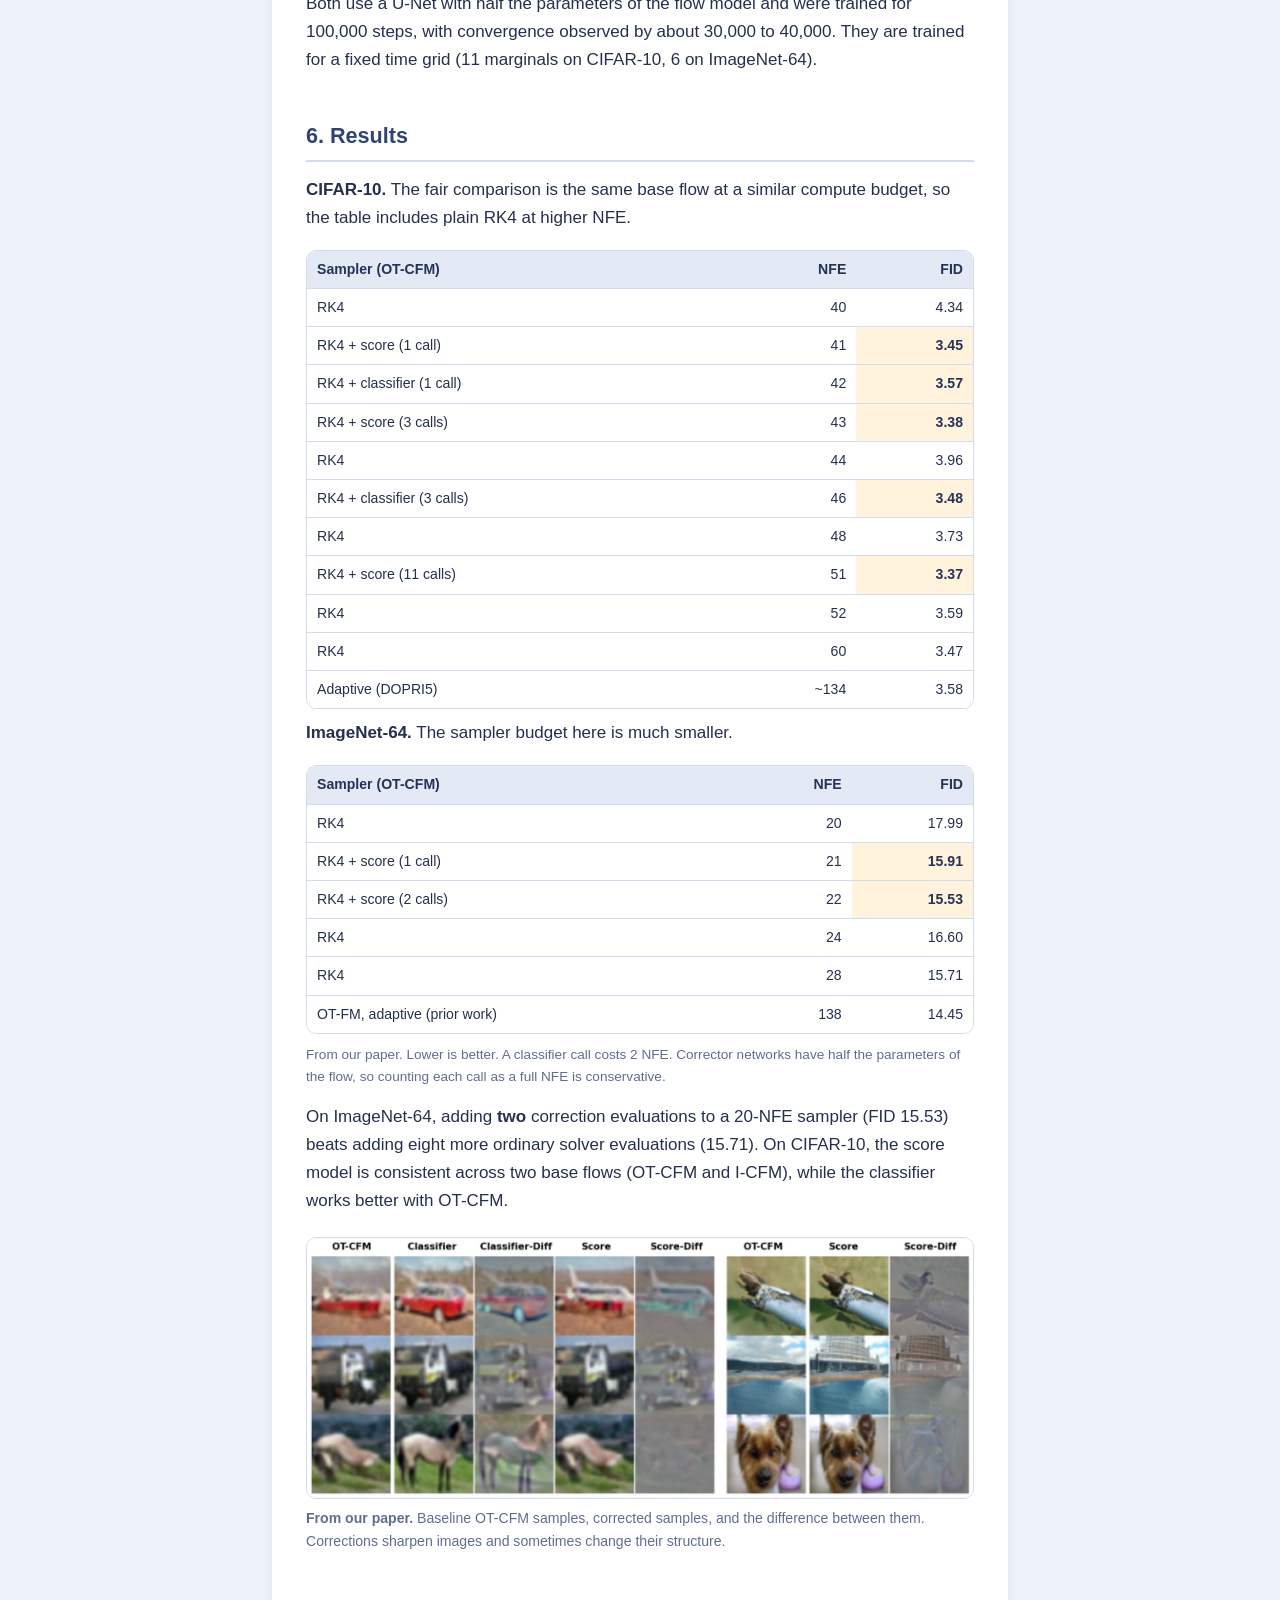
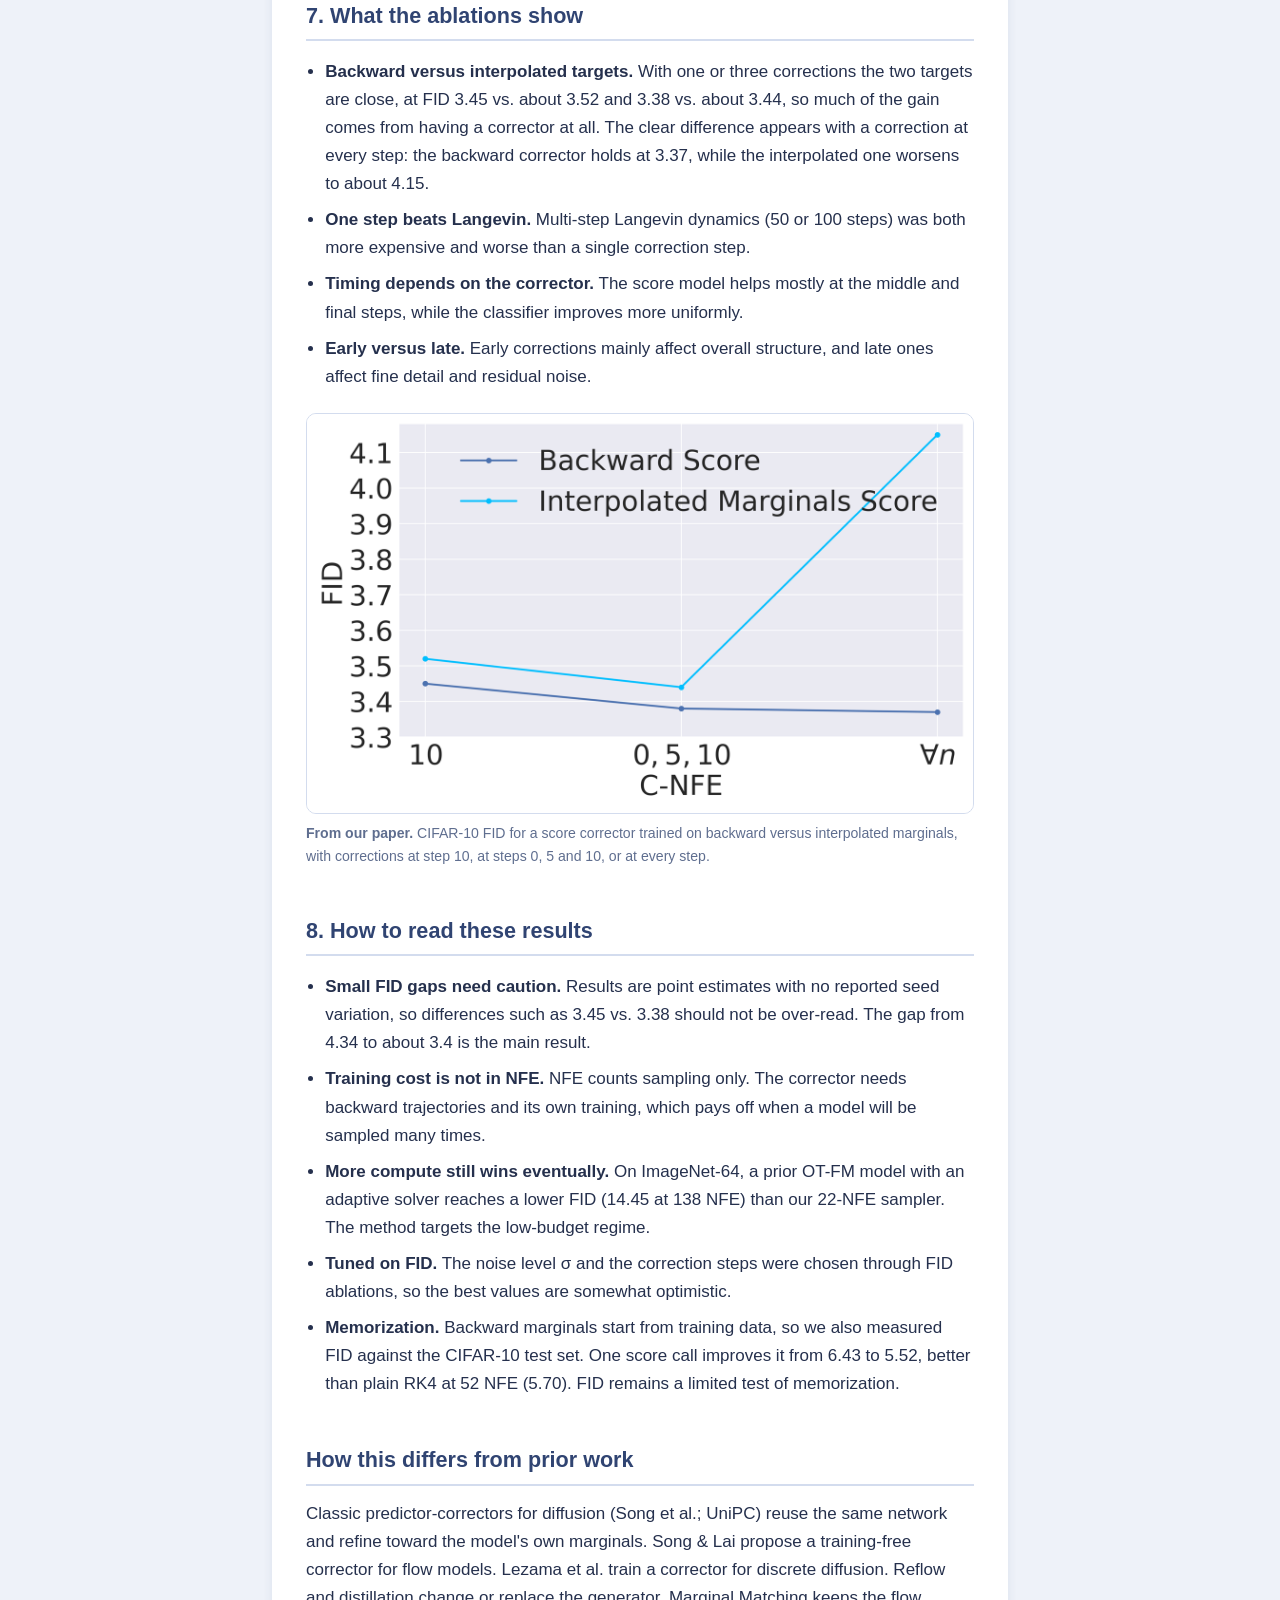
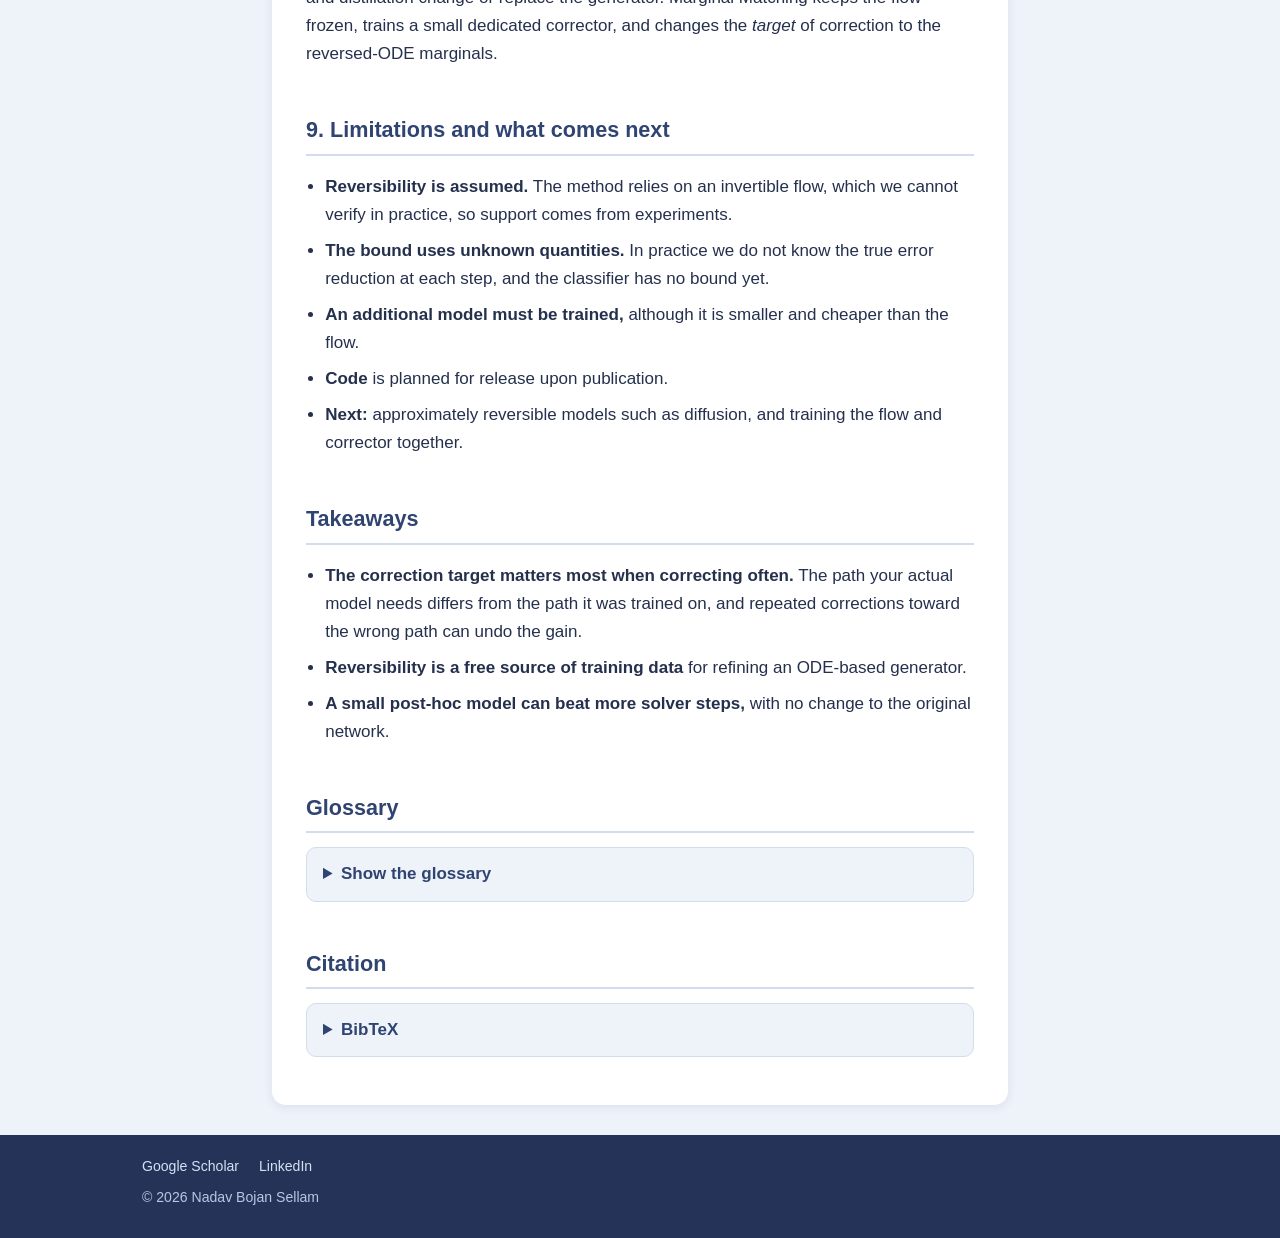
<file: publications/correcting-flows/index.html>
<!DOCTYPE html>
<html lang="en">
  <head>
    <meta charset="UTF-8" />
    <meta name="viewport" content="width=device-width, initial-scale=1.0" />
    <title>Correcting Flows with Marginal Matching · Nadav Bojan Sellam</title>
    <meta name="description" content="A training-based predictor-corrector for flow matching that steers samples toward the marginals of the reversed ODE, improving FID on CIFAR-10 and ImageNet-64 with few extra evaluations." />
    <meta property="og:title" content="Correcting Flows with Marginal Matching · Nadav Bojan Sellam" />
    <meta property="og:description" content="A training-based predictor-corrector for flow matching that steers samples toward the marginals of the reversed ODE, improving FID on CIFAR-10 and ImageNet-64 with few extra evaluations." />
    <meta property="og:type" content="article" />
    <link rel="stylesheet" href="../../style.css" />
  </head>
  <body>
    <a class="skip" href="#main">Skip to content</a>
    <header class="site">
      <div class="wrap">
        <a class="brand" href="../../">Nadav Bojan Sellam</a>
        <nav aria-label="Primary">
          <a href="../../#about">About</a>
          <a href="../../cv/">CV</a>
          <a href="../../publications/" aria-current="page">Publications</a>
        </nav>
      </div>
    </header>

    <main id="main" class="wrap narrow">
      <a class="back" href="../">← All publications</a>
      <article class="article">
        <div class="badges"><span class="badge">arXiv 2026</span></div>
        <h1 style="margin-top:10px">Correcting Flows with Marginal Matching</h1>
        <p class="authors">Meital Bojan, <span class="me">Nadav Bojan Sellam</span>, Ev Zisselman, Aviv Tamar</p>
        
        <div class="pl"><a href="https://arxiv.org/abs/2611.23134" target="_blank" rel="noreferrer">arXiv</a></div>

      <div class="callout"><strong>In short.</strong> A flow model turns noise into data by following a learned vector field. Because that field is imperfect, samples drift away from the data distribution. Our key observation: if you run the <strong>same imperfect flow backward from real data</strong>, you get a path that, assuming an invertible flow and accurate integration, leads back to the data when followed forward. <strong>Marginal Matching</strong> trains a small corrector to nudge samples onto that path. On CIFAR-10, <strong>one corrector call</strong> on top of a 40-evaluation RK4 sampler improves FID from <strong>4.34 to 3.45</strong>. The same solver needs about <strong>60 evaluations</strong> to reach 3.47.</div>
      <dl class="spec"><dt>Problem</dt><dd>Reduce the error of a trained flow model at a fixed sampling budget.</dd><dt>Base model</dt><dd>Frozen OT-CFM and I-CFM U-Nets, sampled with RK4.</dd><dt>Method</dt><dd>Train a half-size corrector (score model or robust classifier) on marginals of the reversed ODE.</dd><dt>Evaluated on</dt><dd>Unconditional CIFAR-10 and ImageNet-64, measured with FID.</dd><dt>Main caveat</dt><dd>Requires training a second model, assumes invertibility, and reports FID as point estimates.</dd><dt>My contribution</dt><dd>I worked on the cycle-consistent correction applied during sampling, which targets the error of the learned model itself and not only discretization error.</dd></dl>
      
      <p class="note">Demos marked <span class="badge">Illustration</span> are small simulations of the idea and do not run our models. Results from the work itself are in the figures marked <strong>From our paper</strong> and in the charts and tables.</p>
      <nav class="toc" aria-label="On this page"><a href="#s1">The problem</a><a href="#s2">Flow matching</a><a href="#s3">Key insight</a><a href="#s4">Theory</a><a href="#s5">Correctors</a><a href="#s6">Results</a><a href="#s7">Ablations</a><a href="#eval">Reading the results</a><a href="#s8">Limitations</a><a href="#cite">Cite</a></nav>

      <h2 id="s1">1. The problem: quality costs compute</h2>
      <p>Flow-based generative models produce images, audio, molecules and robot actions by transforming simple noise into data. Generation means solving an ordinary differential equation (ODE), and every step calls a neural network. These calls are counted as the <strong>number of function evaluations (NFE)</strong>, and they are the main cost of sampling.</p>
      <p>Fewer steps are faster but less accurate. In diffusion models, a well-known remedy is the <strong>predictor-corrector</strong> scheme: alternate between moving forward in time and refining the sample at the current time. Applying this idea to flow matching has been explored much less.</p>

      <h2 id="s2">2. Background: flow matching in one paragraph</h2>
      <p>Flow matching learns a time-dependent velocity field <em>v<sub>θ</sub>(t, x)</em>. During training, we pair a noise sample <em>x₀</em> with a data sample <em>x₁</em>, pick a point on the straight line between them, and regress the network onto the direction of that line:</p>
      <p style="text-align:center"><em>L(θ) = E ‖ v<sub>θ</sub>(t, x<sub>t</sub>) − (x₁ − x₀) ‖²,&nbsp;&nbsp; x<sub>t</sub> = t·x₁ + (1 − t)·x₀</em></p>
      <p>To generate, start at noise and integrate the velocity from <em>t</em> = 0 to 1. With a perfect network and solver we would land exactly on the data distribution. In practice we land on an approximation, <em>π̂₁</em>.</p>

      <h2 id="s3">3. The key insight: reverse the imperfect flow</h2>
      <p>What should a corrector aim for? The obvious answer is the training interpolation between noise and data, but those marginals are not what the learned, imperfect flow actually transports.</p>
      <p>Flows have a useful property: they are easy to <strong>reverse</strong>. Take real data and integrate the learned field backward from <em>t</em> = 1 to 0. This traces a family of <strong>backward marginals</strong> <em>p<sup>b</sup><sub>t</sub></em>. If the flow is invertible and integrated accurately, any sample on that path, followed forward with the same model, returns to the true data distribution.</p>
      <div class="callout">Under invertibility, even an imperfect model has a trajectory of distributions that leads to the data. We just have to steer samples onto it.</div>
      <figure><img src="../../assets/flows/marginals.png" alt="Forward and backward marginals of a learned flow." loading="lazy" /><figcaption><strong>From our paper.</strong> Forward marginals drift away from the reversed-ODE marginals. The corrector maps each forward marginal back toward its backward counterpart.</figcaption></figure>
      <figure class="diagram"><div class="scroll"><svg viewBox="0 0 760 230" role="img" aria-label="Predictor-corrector loop: the flow model advances a sample one step, the corrector moves it toward the backward marginal, and the loop repeats until the final image." width="760" height="230">
        <defs><marker id="ah" viewBox="0 0 10 10" refX="9" refY="5" markerWidth="7" markerHeight="7" orient="auto-start-reverse"><path d="M0,0 L10,5 L0,10 z" class="dg-head"/></marker></defs>
        <rect class="dg-box" x="10" y="30" width="130" height="58" rx="10"/><text class="dg-t" x="75" y="55" text-anchor="middle">Noise</text><text class="dg-s" x="75" y="73" text-anchor="middle">x₀ ~ N(0, I)</text>
        <rect class="dg-main" x="190" y="30" width="170" height="58" rx="10"/><text class="dg-t" x="275" y="55" text-anchor="middle">Predictor</text><text class="dg-s" x="275" y="73" text-anchor="middle">ODE step with frozen flow</text>
        <rect class="dg-opt" x="410" y="30" width="170" height="58" rx="10"/><text class="dg-t" x="495" y="55" text-anchor="middle">Corrector h<tspan dy="3" font-size="72%">ψ</tspan></text><text class="dg-s" x="495" y="73" text-anchor="middle">toward backward marginal</text>
        <rect class="dg-box" x="630" y="30" width="120" height="58" rx="10"/><text class="dg-t" x="690" y="55" text-anchor="middle">Sample</text><text class="dg-s" x="690" y="73" text-anchor="middle">at t = 1</text>
        <path class="dg-a" d="M140,59 H188" marker-end="url(#ah)"/><path class="dg-a" d="M360,59 H408" marker-end="url(#ah)"/><path class="dg-a" d="M580,59 H628" marker-end="url(#ah)"/>
        <path class="dg-a dg-dash" d="M495,88 V125 H275 V90" marker-end="url(#ah)"/><text class="dg-s" x="385" y="143" text-anchor="middle">repeat for the next time step</text>
        <rect class="dg-box" x="300" y="165" width="390" height="46" rx="10"/><text class="dg-t" x="495" y="184" text-anchor="middle">Training data for the corrector</text><text class="dg-s" x="495" y="201" text-anchor="middle">run the frozen flow backward from real data: x₁ → x₀</text>
        <path class="dg-a" d="M495,165 V92" marker-end="url(#ah)"/>
      </svg></div><figcaption>Marginal Matching. A frozen flow predicts each step, and a small learned model corrects selected steps. Its targets come from running the same flow in reverse, starting from real data.</figcaption></figure>
      <div class="demo"><h3>Try it: correcting a flawed 2-D flow <span class="badge">Illustration</span></h3><p class="tagline">The target is eight clusters on a circle. The flow is deliberately flawed, so forward samples (blue) miss them. Gold points are the backward marginal, computed by reversing the same flawed flow from the data. The corrector here is a simple transport step toward the gold distribution, standing in for the learned model. It moves samples onto the right clusters while preserving their spread, so it does not collapse them.</p><div class="ctrl"><label>Model error <input id="c-err" type="range" min="10" max="100" value="60" /></label><label>Correct <select id="c-when"><option value="last">last step only</option><option value="all">every step</option><option value="none">never</option></select></label><label>Time <input id="c-t" type="range" min="0" max="10" value="10" /></label><button id="c-play" type="button">Play</button></div><canvas id="c-canvas" role="img" aria-label="Two scatter plots comparing a flawed flow with and without correction against the backward marginal." width="700" height="320"></canvas><div class="readout" aria-live="polite" id="c-read"></div></div>

      <h2 id="s4">4. Theory: which corrections matter?</h2>
      <p>If the forward and backward marginals match at the end, they match at every time (Lemma 3.2). More usefully, we can bound the final error. Suppose a correction at time <em>t<sub>i</sub></em> reduces the Wasserstein distance to the backward marginal by <em>ε<sub>i</sub></em>. For a field with Lipschitz constant <em>L</em>:</p>
      <p style="text-align:center"><em>W₂(p<sup>b</sup>₁, p<sup>f</sup>₁) ≤ d₀ e<sup>L</sup> − Σ<sub>i</sub> ε<sub>i</sub> e<sup>L(1 − t<sub>i</sub>)</sup></em></p>
      <p>This formal statement requires a Lipschitz field, and the <em>e<sup>L</sup></em> factor can make the bound loose, so we use it to reason about where corrections matter and not as a numerical prediction. It shows that steps are not equally valuable, and that the best schedule depends on how the corrector reduces error.</p>
      <div class="demo"><h3>Try it: the value of each correction step <span class="badge">Illustration</span></h3><p class="tagline">This plots the error bound over time with one correction. Compare a fixed-size reduction with a proportional one, then move the correction to see whether its timing changes the final bound.</p><div class="ctrl"><label>Lipschitz L <input id="w-l" type="range" min="0" max="50" value="20" /> <span id="w-v">2.0</span></label><label>Error reduction <select id="w-mode"><option value="add">Fixed size</option><option value="mul">Proportional</option></select></label><label>Reduction ε <input id="w-eps" type="range" min="0" max="90" value="40" /> <span id="w-ev">0.40</span></label><label>Correct at <input id="w-step" type="range" min="0" max="10" value="0" /> <span id="w-sv">t = 0.0</span></label></div><canvas id="w-canvas" role="img" aria-label="Line chart of the error bound over time, with and without one correction step." width="700" height="320"></canvas><div class="readout" aria-live="polite" id="w-read"></div></div>
      <p class="note">This describes the bound. Which step helps most in practice also depends on how large each ε<sub>i</sub> really is, as the ablations below show.</p>

      <h2 id="s5">5. Two ways to build the corrector</h2>
      <ul class="plain">
        <li><strong>Score model.</strong> Learn the score of the backward marginals, the direction toward higher density, with denoising score matching. A single step along it is enough. It comes with a bound on the final distance, but it never sees forward samples during training. <em>Cost: 1 NFE.</em></li>
        <li><strong>Robust classifier.</strong> Train a time-dependent classifier to tell forward from backward samples, and follow its gradient toward "backward". It sees both distributions, but has no theoretical guarantee. Adversarial training and gradient alignment keep its gradients useful. <em>Cost: 2 NFE.</em></li>
      </ul>
      <p>Both use a U-Net with half the parameters of the flow model and were trained for 100,000 steps, with convergence observed by about 30,000 to 40,000. They are trained for a fixed time grid (11 marginals on CIFAR-10, 6 on ImageNet-64).</p>

      <h2 id="s6">6. Results</h2>
      <p><strong>CIFAR-10.</strong> The fair comparison is the same base flow at a similar compute budget, so the table includes plain RK4 at higher NFE.</p>
      <div class="table-wrap"><table class="results"><thead><tr><th>Sampler (OT-CFM)</th><th>NFE</th><th>FID</th></tr></thead><tbody><tr><td>RK4</td><td>40</td><td>4.34</td></tr><tr><td>RK4 + score (1 call)</td><td>41</td><td class="best">3.45</td></tr><tr><td>RK4 + classifier (1 call)</td><td>42</td><td class="best">3.57</td></tr><tr><td>RK4 + score (3 calls)</td><td>43</td><td class="best">3.38</td></tr><tr><td>RK4</td><td>44</td><td>3.96</td></tr><tr><td>RK4 + classifier (3 calls)</td><td>46</td><td class="best">3.48</td></tr><tr><td>RK4</td><td>48</td><td>3.73</td></tr><tr><td>RK4 + score (11 calls)</td><td>51</td><td class="best">3.37</td></tr><tr><td>RK4</td><td>52</td><td>3.59</td></tr><tr><td>RK4</td><td>60</td><td>3.47</td></tr><tr><td>Adaptive (DOPRI5)</td><td>~134</td><td>3.58</td></tr></tbody></table></div>
      <p><strong>ImageNet-64.</strong> The sampler budget here is much smaller.</p>
      <div class="table-wrap"><table class="results"><thead><tr><th>Sampler (OT-CFM)</th><th>NFE</th><th>FID</th></tr></thead><tbody><tr><td>RK4</td><td>20</td><td>17.99</td></tr><tr><td>RK4 + score (1 call)</td><td>21</td><td class="best">15.91</td></tr><tr><td>RK4 + score (2 calls)</td><td>22</td><td class="best">15.53</td></tr><tr><td>RK4</td><td>24</td><td>16.60</td></tr><tr><td>RK4</td><td>28</td><td>15.71</td></tr><tr><td>OT-FM, adaptive (prior work)</td><td>138</td><td>14.45</td></tr></tbody></table></div>
      <p class="note">From our paper. Lower is better. A classifier call costs 2 NFE. Corrector networks have half the parameters of the flow, so counting each call as a full NFE is conservative.</p>
      <p>On ImageNet-64, adding <strong>two</strong> correction evaluations to a 20-NFE sampler (FID 15.53) beats adding eight more ordinary solver evaluations (15.71). On CIFAR-10, the score model is consistent across two base flows (OT-CFM and I-CFM), while the classifier works better with OT-CFM.</p>
      <figure><img src="../../assets/flows/correction.jpeg" alt="Baseline samples beside corrected samples and difference images." loading="lazy" /><figcaption><strong>From our paper.</strong> Baseline OT-CFM samples, corrected samples, and the difference between them. Corrections sharpen images and sometimes change their structure.</figcaption></figure>

      <h2 id="s7">7. What the ablations show</h2>
      <ul class="plain">
        <li><strong>Backward versus interpolated targets.</strong> With one or three corrections the two targets are close, at FID 3.45 vs. about 3.52 and 3.38 vs. about 3.44, so much of the gain comes from having a corrector at all. The clear difference appears with a correction at every step: the backward corrector holds at 3.37, while the interpolated one worsens to about 4.15.</li>
        <li><strong>One step beats Langevin.</strong> Multi-step Langevin dynamics (50 or 100 steps) was both more expensive and worse than a single correction step.</li>
        <li><strong>Timing depends on the corrector.</strong> The score model helps mostly at the middle and final steps, while the classifier improves more uniformly.</li>
        <li><strong>Early versus late.</strong> Early corrections mainly affect overall structure, and late ones affect fine detail and residual noise.</li>
      </ul>
      <figure><img src="../../assets/flows/fid.png" alt="FID for backward and interpolated score correction across correction schedules." loading="lazy" /><figcaption><strong>From our paper.</strong> CIFAR-10 FID for a score corrector trained on backward versus interpolated marginals, with corrections at step 10, at steps 0, 5 and 10, or at every step.</figcaption></figure>

      <h2 id="eval">8. How to read these results</h2>
      <ul class="plain">
        <li><strong>Small FID gaps need caution.</strong> Results are point estimates with no reported seed variation, so differences such as 3.45 vs. 3.38 should not be over-read. The gap from 4.34 to about 3.4 is the main result.</li>
        <li><strong>Training cost is not in NFE.</strong> NFE counts sampling only. The corrector needs backward trajectories and its own training, which pays off when a model will be sampled many times.</li>
        <li><strong>More compute still wins eventually.</strong> On ImageNet-64, a prior OT-FM model with an adaptive solver reaches a lower FID (14.45 at 138 NFE) than our 22-NFE sampler. The method targets the low-budget regime.</li>
        <li><strong>Tuned on FID.</strong> The noise level σ and the correction steps were chosen through FID ablations, so the best values are somewhat optimistic.</li>
        <li><strong>Memorization.</strong> Backward marginals start from training data, so we also measured FID against the CIFAR-10 test set. One score call improves it from 6.43 to 5.52, better than plain RK4 at 52 NFE (5.70). FID remains a limited test of memorization.</li>
      </ul>

      <h2 id="prior">How this differs from prior work</h2>
      <p>Classic predictor-correctors for diffusion (Song et al.; UniPC) reuse the same network and refine toward the model's own marginals. Song &amp; Lai propose a training-free corrector for flow models. Lezama et al. train a corrector for discrete diffusion. Reflow and distillation change or replace the generator. Marginal Matching keeps the flow frozen, trains a small dedicated corrector, and changes the <em>target</em> of correction to the reversed-ODE marginals.</p>

      <h2 id="s8">9. Limitations and what comes next</h2>
      <ul class="plain">
        <li><strong>Reversibility is assumed.</strong> The method relies on an invertible flow, which we cannot verify in practice, so support comes from experiments.</li>
        <li><strong>The bound uses unknown quantities.</strong> In practice we do not know the true error reduction at each step, and the classifier has no bound yet.</li>
        <li><strong>An additional model must be trained,</strong> although it is smaller and cheaper than the flow.</li>
        <li><strong>Code</strong> is planned for release upon publication.</li>
        <li><strong>Next:</strong> approximately reversible models such as diffusion, and training the flow and corrector together.</li>
      </ul>

      <h2>Takeaways</h2>
      <ul class="plain">
        <li><strong>The correction target matters most when correcting often.</strong> The path your actual model needs differs from the path it was trained on, and repeated corrections toward the wrong path can undo the gain.</li>
        <li><strong>Reversibility is a free source of training data</strong> for refining an ODE-based generator.</li>
        <li><strong>A small post-hoc model can beat more solver steps,</strong> with no change to the original network.</li>
      </ul>

      <h2>Glossary</h2><details class="more"><summary>Show the glossary</summary><ul class="plain"><li><strong>Flow matching:</strong> training a network to predict the velocity that transports noise to data.</li><li><strong>Marginal:</strong> the distribution of samples at one moment in time.</li><li><strong>Backward marginal:</strong> the distribution obtained by running the learned flow in reverse from real data.</li><li><strong>Predictor-corrector:</strong> alternating between advancing in time and refining at the current time.</li><li><strong>NFE:</strong> number of function evaluations, the count of network calls during sampling.</li><li><strong>FID:</strong> Fréchet Inception Distance, a measure of image quality, where lower is better.</li><li><strong>Wasserstein distance:</strong> a measure of how far one distribution must be moved to match another.</li></ul></details>

      <h2 id="cite">Citation</h2>
      <details class="more"><summary>BibTeX</summary><pre class="bib">@article{bojan2026correcting,
  title   = {Correcting Flows with Marginal Matching},
  author  = {Bojan, Meital and Sellam, Nadav Bojan and Zisselman, Ev and Tamar, Aviv},
  journal = {arXiv preprint arXiv:2611.23134},
  year    = {2026}
}</pre></details>

      </article>
    </main>

    <footer>
      <div class="wrap">
        <a href="https://scholar.google.com/citations?user=3N-QKKYAAAAJ&amp;hl=en" target="_blank" rel="noreferrer">Google Scholar</a>
        <a href="https://www.linkedin.com/in/nadav-bojan-sellam-611115277" target="_blank" rel="noreferrer">LinkedIn</a>
        <p>© 2026 Nadav Bojan Sellam</p>
      </div>
    </footer>
    <script src="../../paper-demos.js"></script>
    <script>
      marginalDemo({canvas:"c-canvas",err:"c-err",when:"c-when",t:"c-t",play:"c-play",read:"c-read"});
      boundDemo({canvas:"w-canvas",l:"w-l",mode:"w-mode",val:"w-v",eps:"w-eps",epsVal:"w-ev",step:"w-step",stepVal:"w-sv",read:"w-read"});
    </script>
  </body>
</html>
</file>
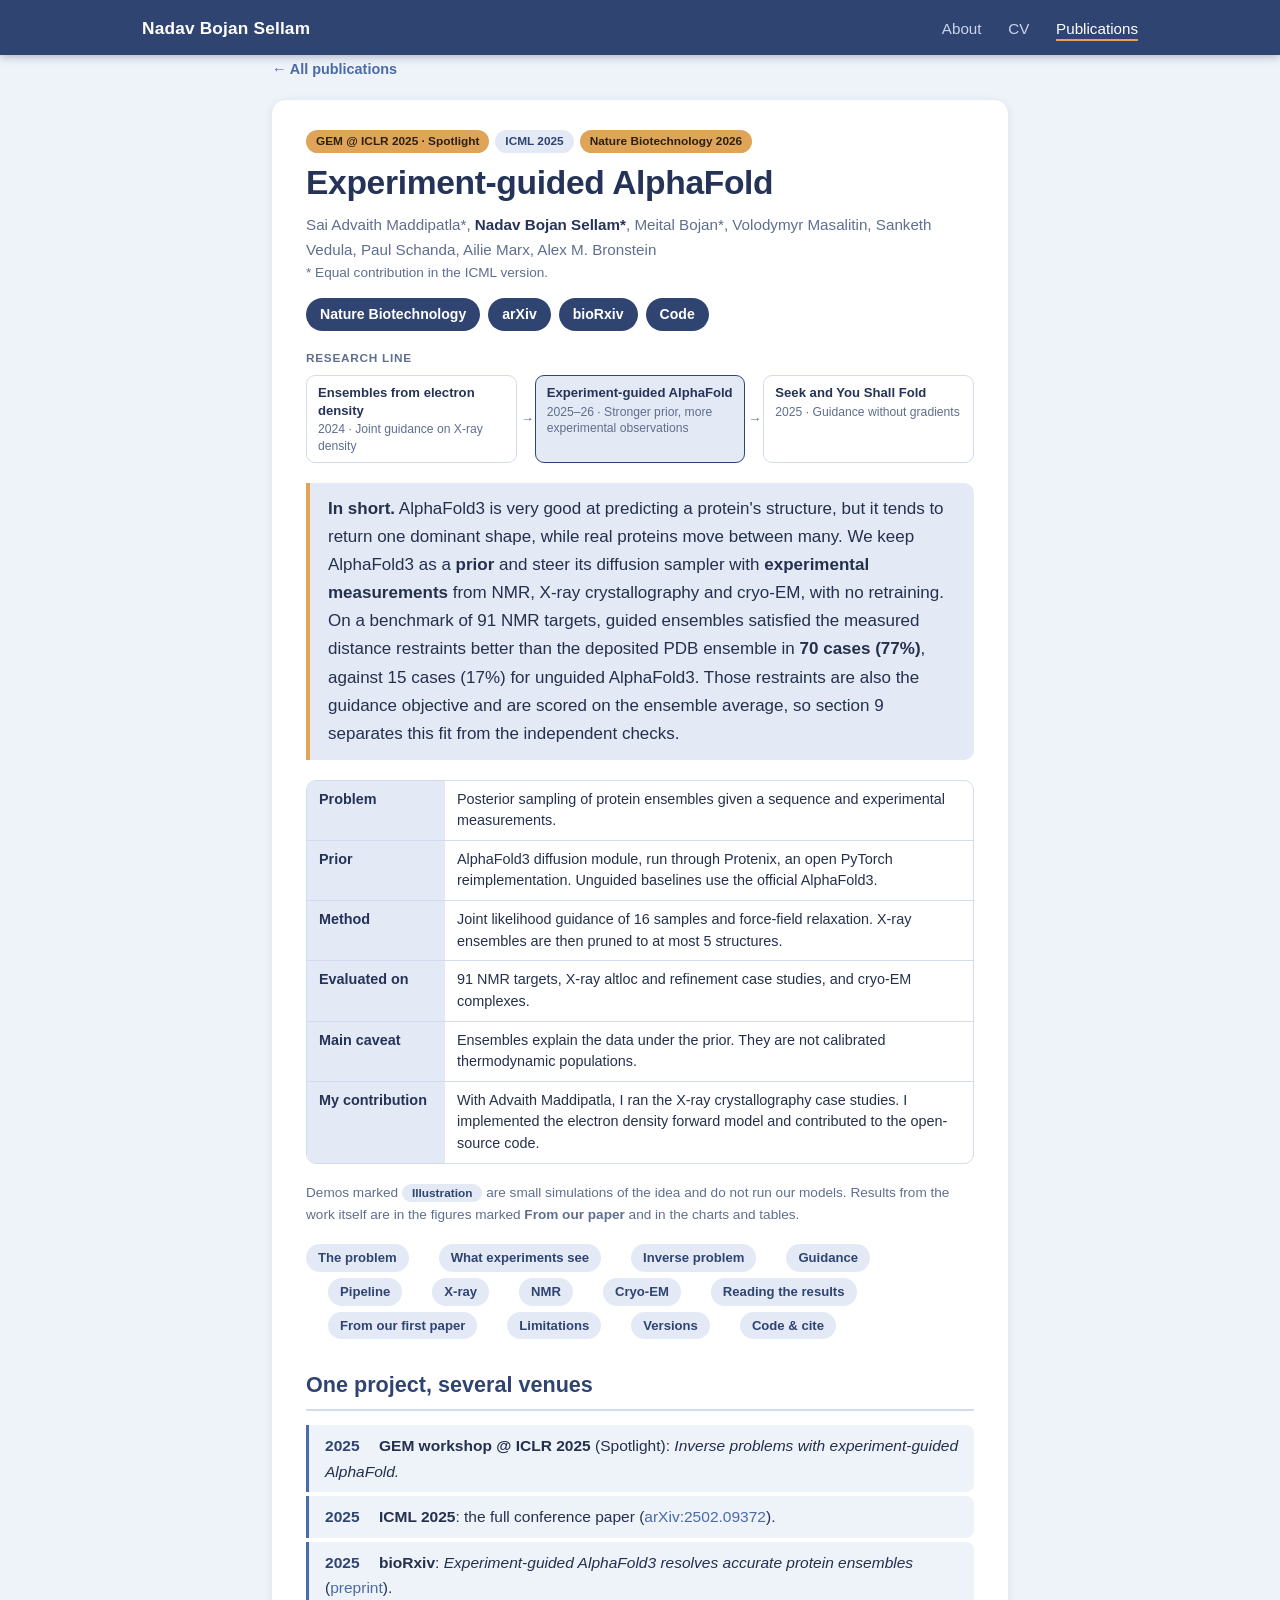
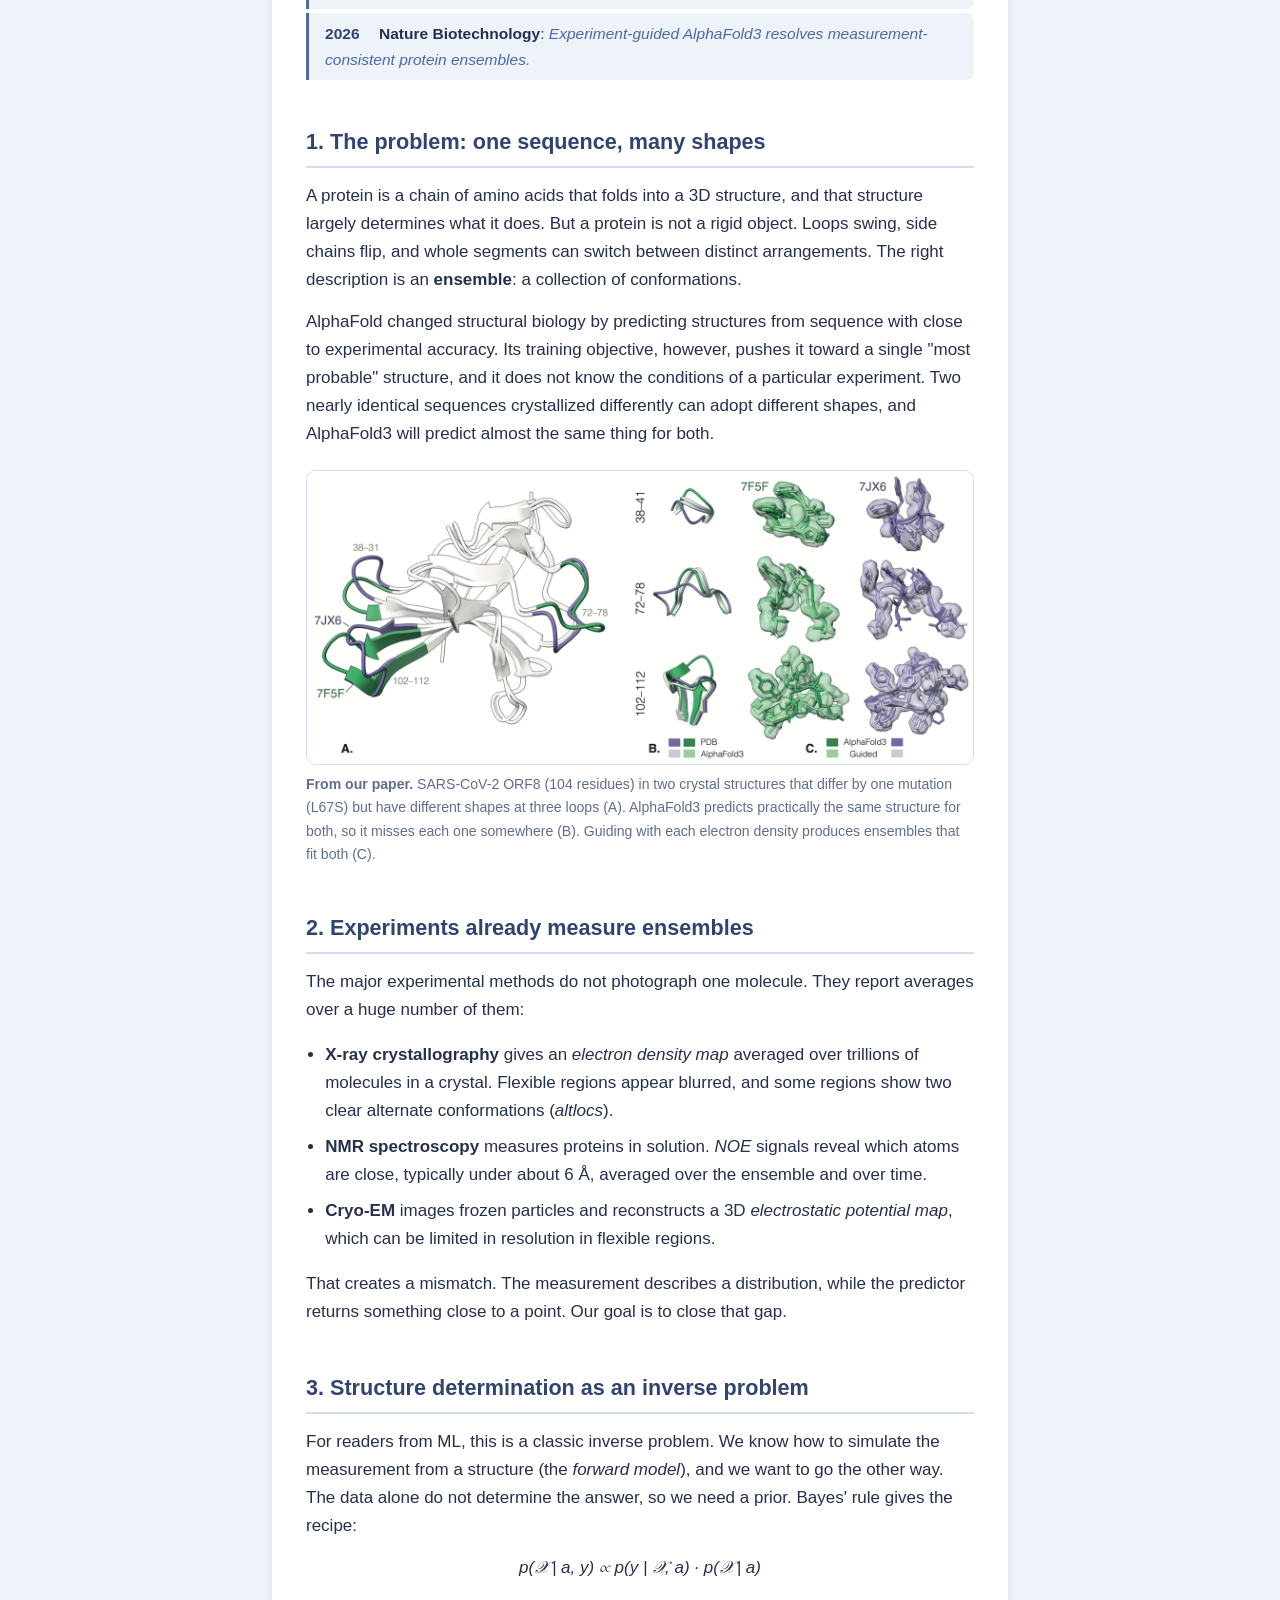
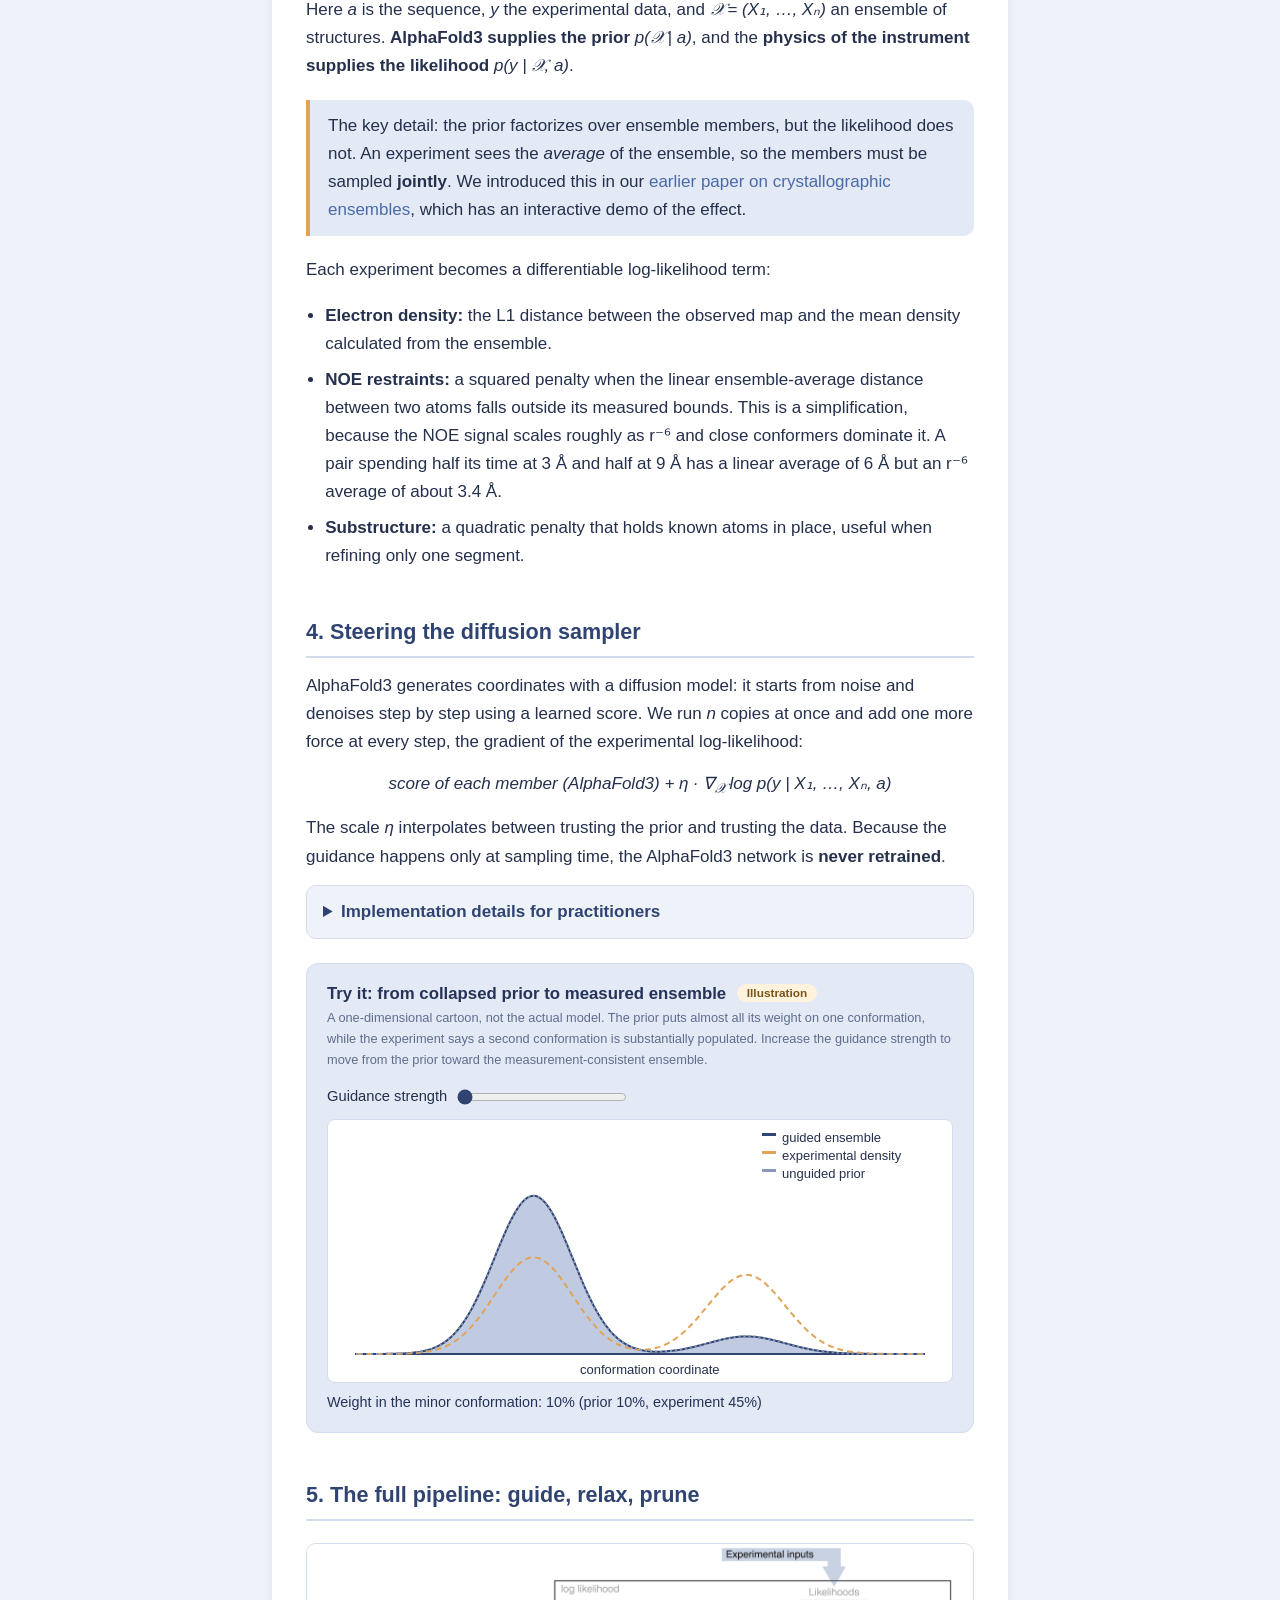
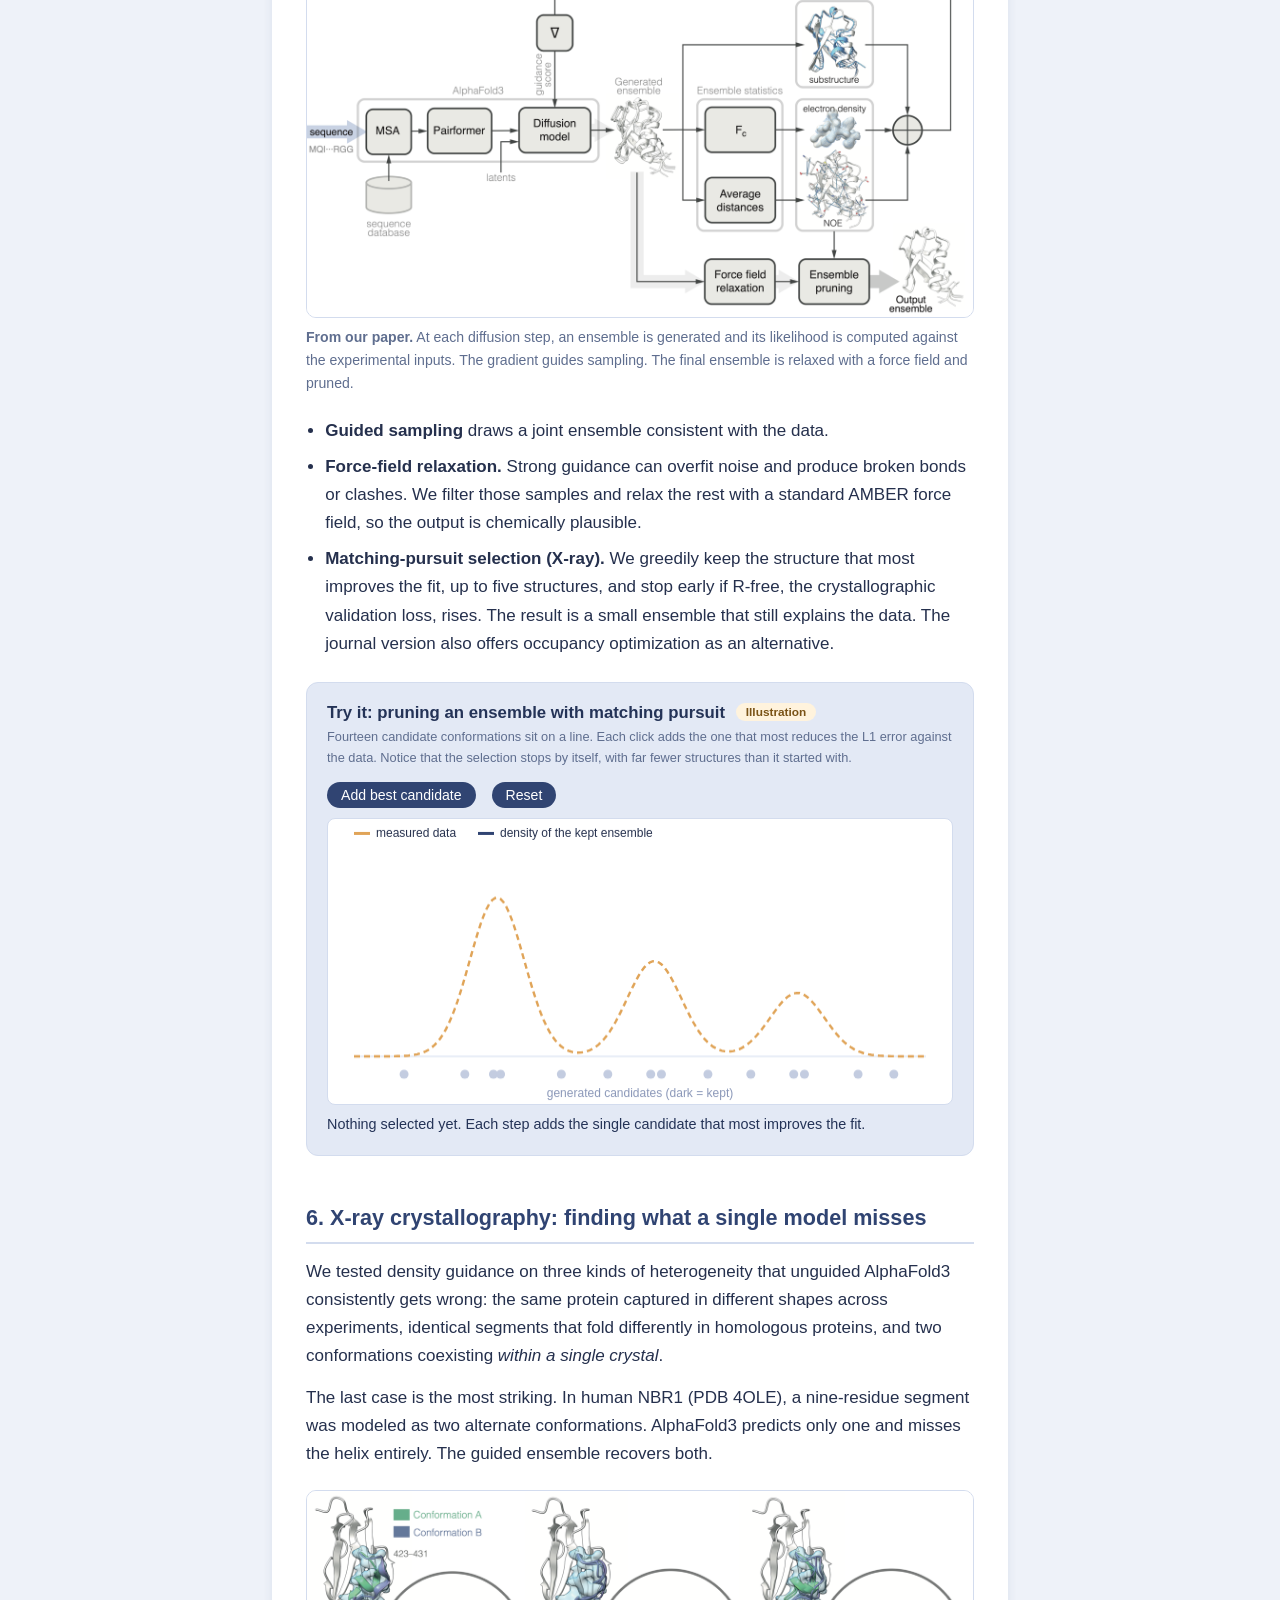
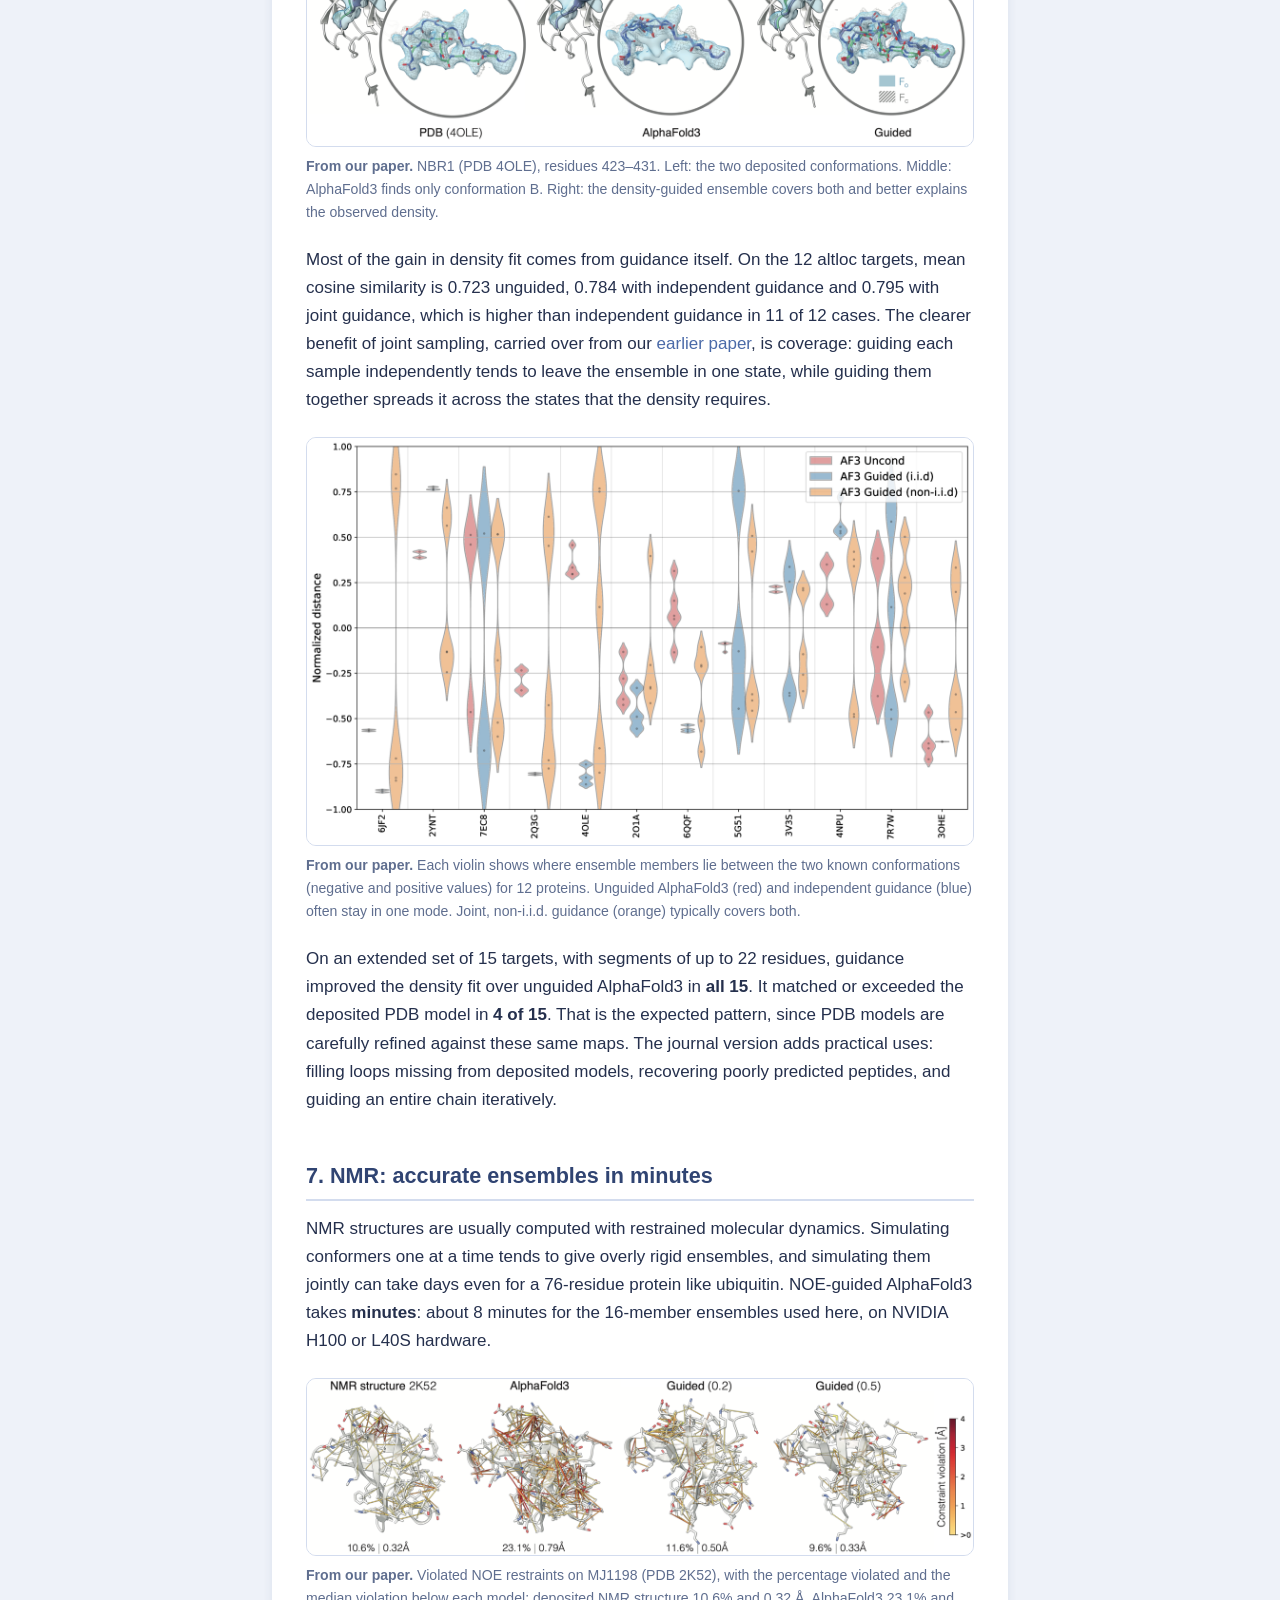
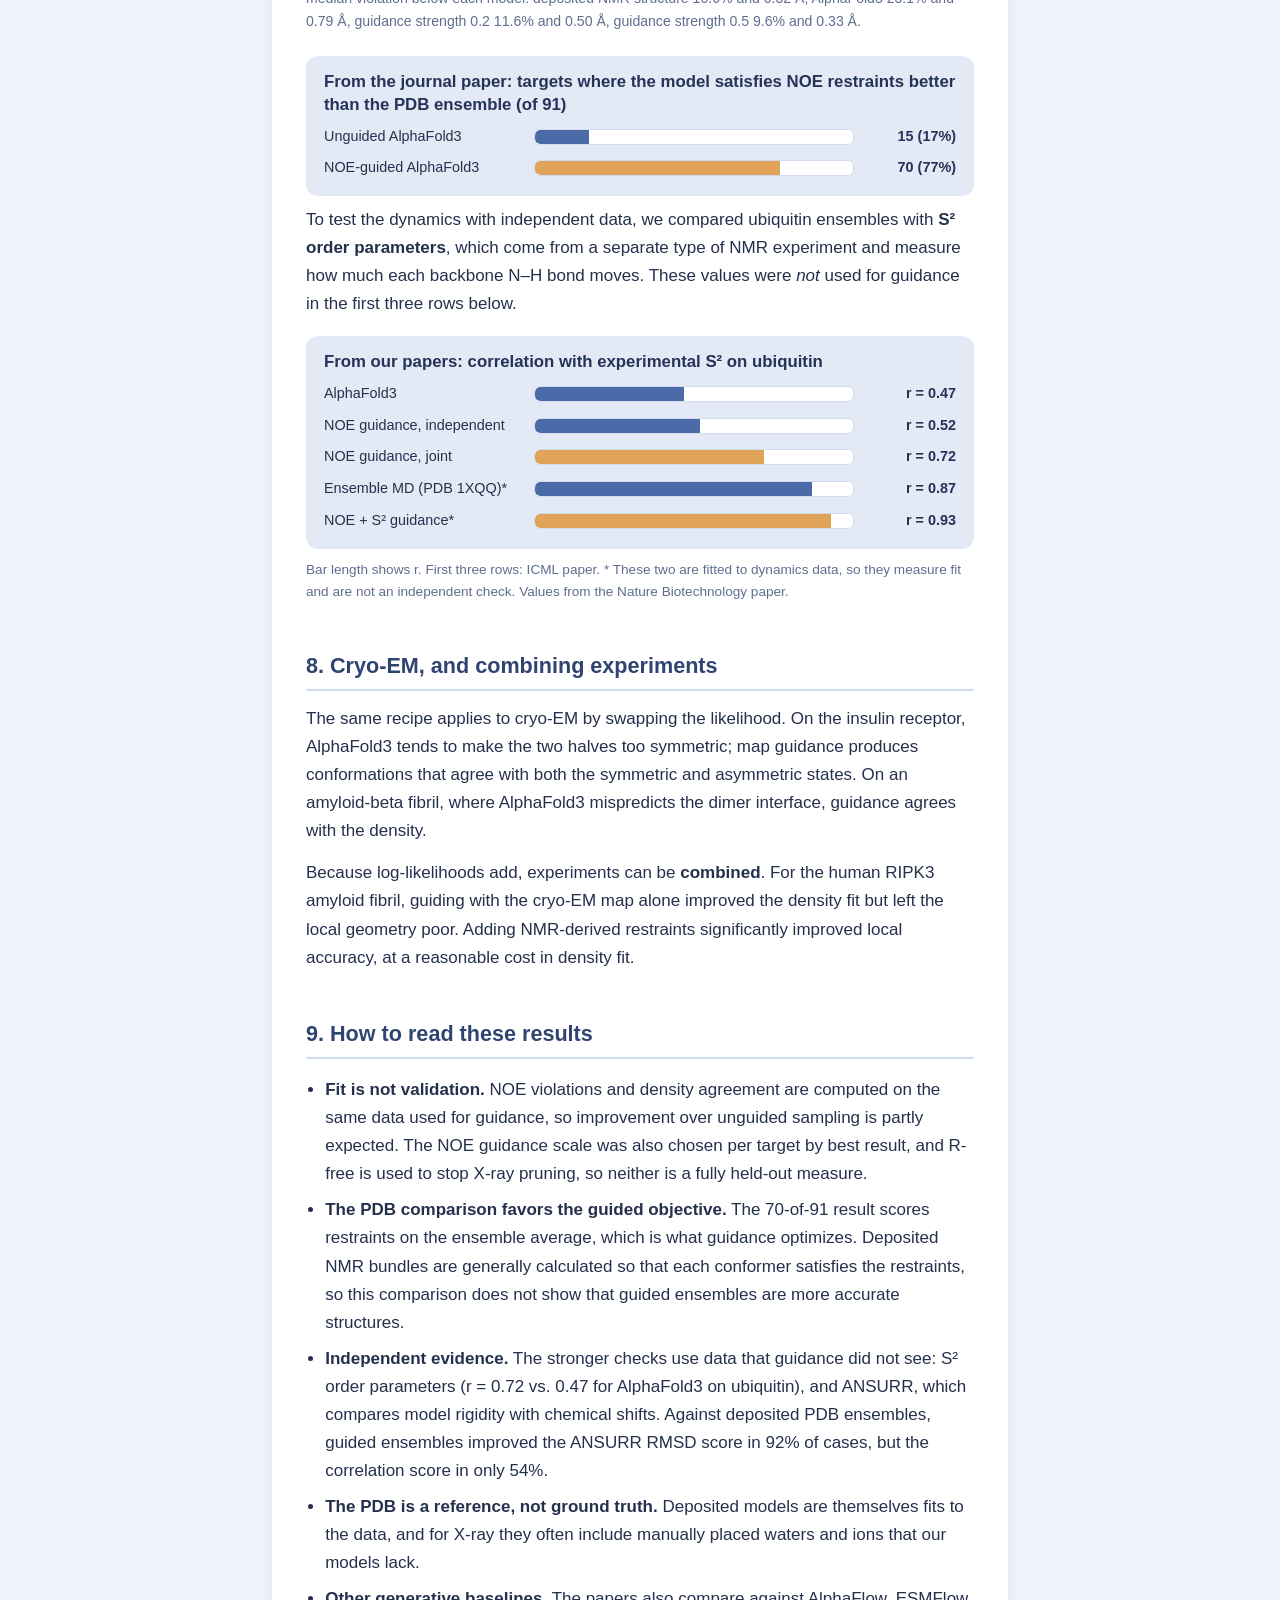
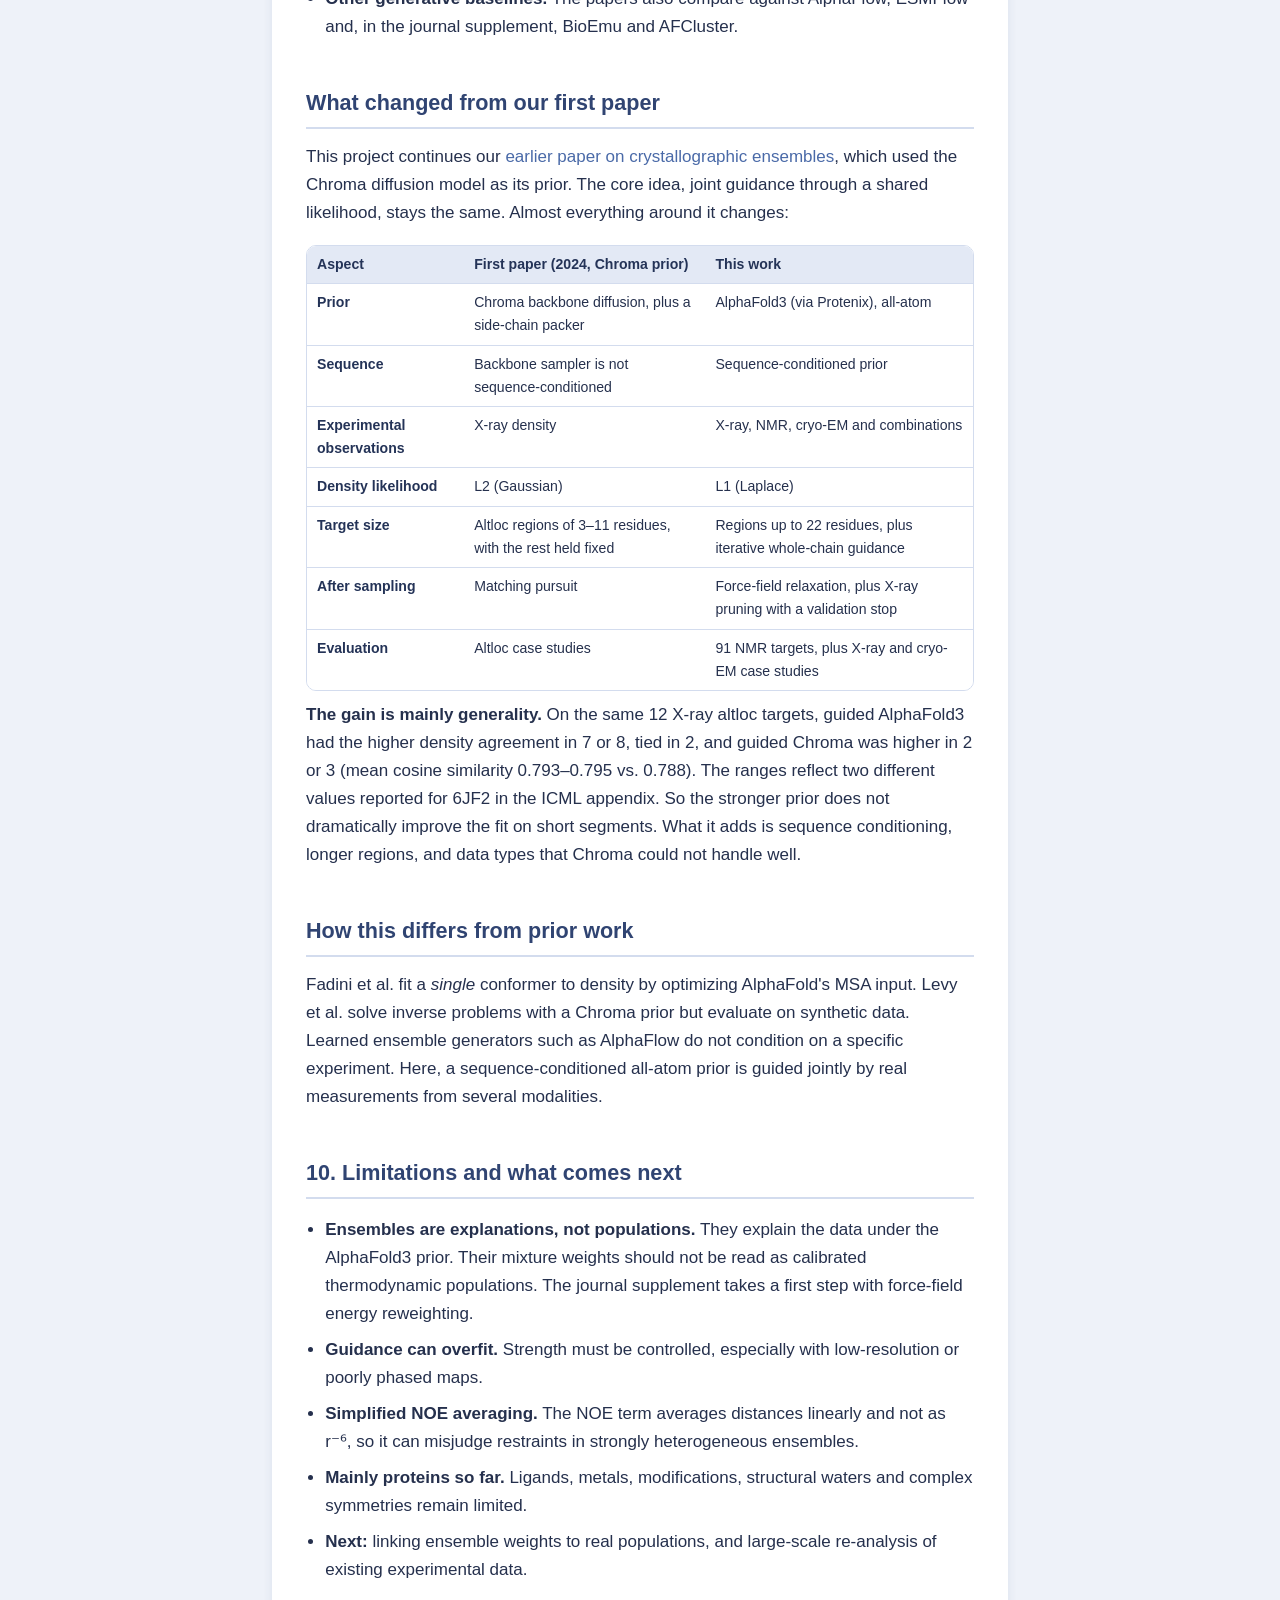
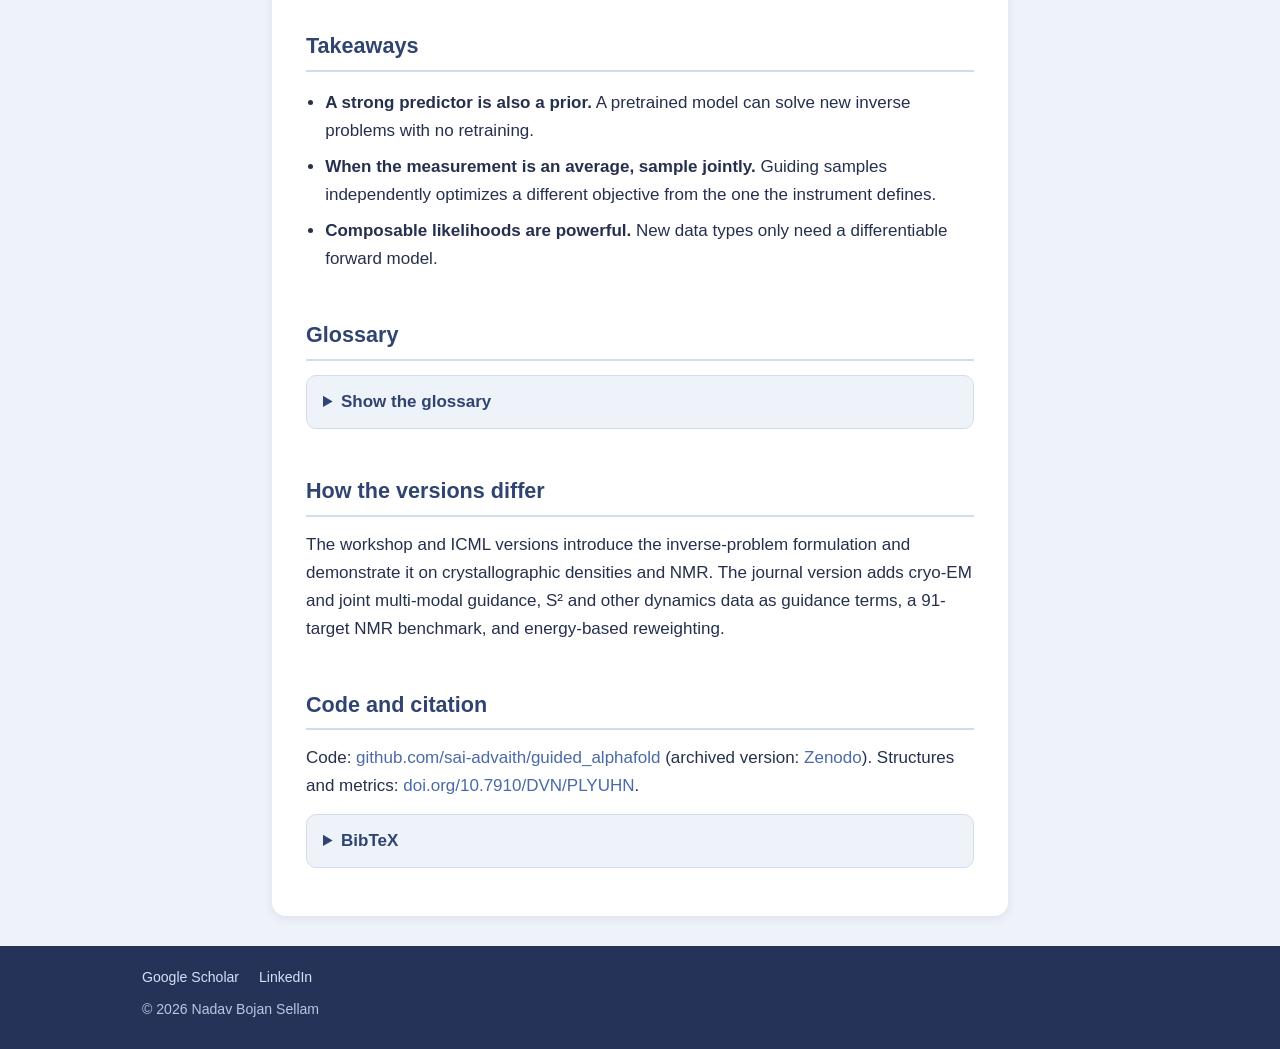
<file: publications/experiment-guided-alphafold/index.html>
<!DOCTYPE html>
<html lang="en">
  <head>
    <meta charset="UTF-8" />
    <meta name="viewport" content="width=device-width, initial-scale=1.0" />
    <title>Experiment-guided AlphaFold · Nadav Bojan Sellam</title>
    <meta name="description" content="Guiding an AlphaFold3 diffusion prior with NMR, X-ray and cryo-EM likelihoods to sample measurement-consistent protein ensembles, without retraining." />
    <meta property="og:title" content="Experiment-guided AlphaFold · Nadav Bojan Sellam" />
    <meta property="og:description" content="Guiding an AlphaFold3 diffusion prior with NMR, X-ray and cryo-EM likelihoods to sample measurement-consistent protein ensembles, without retraining." />
    <meta property="og:type" content="article" />
    <link rel="stylesheet" href="../../style.css" />
  </head>
  <body>
    <a class="skip" href="#main">Skip to content</a>
    <header class="site">
      <div class="wrap">
        <a class="brand" href="../../">Nadav Bojan Sellam</a>
        <nav aria-label="Primary">
          <a href="../../#about">About</a>
          <a href="../../cv/">CV</a>
          <a href="../../publications/" aria-current="page">Publications</a>
        </nav>
      </div>
    </header>

    <main id="main" class="wrap narrow">
      <a class="back" href="../">← All publications</a>
      <article class="article">
        <div class="badges"><span class="badge hot">GEM @ ICLR 2025 · Spotlight</span><span class="badge">ICML 2025</span><span class="badge hot">Nature Biotechnology 2026</span></div>
        <h1 style="margin-top:10px">Experiment-guided AlphaFold</h1>
        <p class="authors">Sai Advaith Maddipatla*, <span class="me">Nadav Bojan Sellam*</span>, Meital Bojan*, Volodymyr Masalitin, Sanketh Vedula, Paul Schanda, Ailie Marx, Alex M. Bronstein</p>
        <p class="note">* Equal contribution in the ICML version.</p>
        <div class="pl"><a href="https://www.nature.com/articles/s41587-026-03166-5" target="_blank" rel="noreferrer">Nature Biotechnology</a><a href="https://arxiv.org/abs/2502.09372" target="_blank" rel="noreferrer">arXiv</a><a href="https://www.biorxiv.org/content/10.1101/2025.10.11.681796v1" target="_blank" rel="noreferrer">bioRxiv</a><a href="https://github.com/sai-advaith/guided_alphafold" target="_blank" rel="noreferrer">Code</a></div>
        <nav class="series" aria-label="Research line"><p>Research line</p><ol><li><a href="../chroma-ensembles/"><strong>Ensembles from electron density</strong><span>2024 · Joint guidance on X-ray density</span></a></li><li class="now" aria-current="page"><strong>Experiment-guided AlphaFold</strong><span>2025–26 · Stronger prior, more experimental observations</span></li><li><a href="../seek-and-you-shall-fold/"><strong>Seek and You Shall Fold</strong><span>2025 · Guidance without gradients</span></a></li></ol></nav>

      <div class="callout"><strong>In short.</strong> AlphaFold3 is very good at predicting a protein's structure, but it tends to return one dominant shape, while real proteins move between many. We keep AlphaFold3 as a <strong>prior</strong> and steer its diffusion sampler with <strong>experimental measurements</strong> from NMR, X-ray crystallography and cryo-EM, with no retraining. On a benchmark of 91 NMR targets, guided ensembles satisfied the measured distance restraints better than the deposited PDB ensemble in <strong>70 cases (77%)</strong>, against 15 cases (17%) for unguided AlphaFold3. Those restraints are also the guidance objective and are scored on the ensemble average, so section 9 separates this fit from the independent checks.</div>
      <dl class="spec"><dt>Problem</dt><dd>Posterior sampling of protein ensembles given a sequence and experimental measurements.</dd><dt>Prior</dt><dd>AlphaFold3 diffusion module, run through Protenix, an open PyTorch reimplementation. Unguided baselines use the official AlphaFold3.</dd><dt>Method</dt><dd>Joint likelihood guidance of 16 samples and force-field relaxation. X-ray ensembles are then pruned to at most 5 structures.</dd><dt>Evaluated on</dt><dd>91 NMR targets, X-ray altloc and refinement case studies, and cryo-EM complexes.</dd><dt>Main caveat</dt><dd>Ensembles explain the data under the prior. They are not calibrated thermodynamic populations.</dd><dt>My contribution</dt><dd>With Advaith Maddipatla, I ran the X-ray crystallography case studies. I implemented the electron density forward model and contributed to the open-source code.</dd></dl>
      
      <p class="note">Demos marked <span class="badge">Illustration</span> are small simulations of the idea and do not run our models. Results from the work itself are in the figures marked <strong>From our paper</strong> and in the charts and tables.</p>
      <nav class="toc" aria-label="On this page"><a href="#s1">The problem</a><a href="#s2">What experiments see</a><a href="#s3">Inverse problem</a><a href="#s4">Guidance</a><a href="#s5">Pipeline</a><a href="#s6">X-ray</a><a href="#s7">NMR</a><a href="#s8">Cryo-EM</a><a href="#eval">Reading the results</a><a href="#from-chroma">From our first paper</a><a href="#s9">Limitations</a><a href="#versions">Versions</a><a href="#cite">Code &amp; cite</a></nav>

      <h2>One project, several venues</h2>
      <ul class="timeline">
        <li><span class="when">2025</span> <strong>GEM workshop @ ICLR 2025</strong> (Spotlight): <em>Inverse problems with experiment-guided AlphaFold.</em></li>
        <li><span class="when">2025</span> <strong>ICML 2025</strong>: the full conference paper (<a href="https://arxiv.org/abs/2502.09372" target="_blank" rel="noreferrer">arXiv:2502.09372</a>).</li>
        <li><span class="when">2025</span> <strong>bioRxiv</strong>: <em>Experiment-guided AlphaFold3 resolves accurate protein ensembles</em> (<a href="https://www.biorxiv.org/content/10.1101/2025.10.11.681796v1" target="_blank" rel="noreferrer">preprint</a>).</li>
        <li><span class="when">2026</span> <strong>Nature Biotechnology</strong>: <a href="https://www.nature.com/articles/s41587-026-03166-5" target="_blank" rel="noreferrer"><em>Experiment-guided AlphaFold3 resolves measurement-consistent protein ensembles.</em></a></li>
      </ul>

      <h2 id="s1">1. The problem: one sequence, many shapes</h2>
      <p>A protein is a chain of amino acids that folds into a 3D structure, and that structure largely determines what it does. But a protein is not a rigid object. Loops swing, side chains flip, and whole segments can switch between distinct arrangements. The right description is an <strong>ensemble</strong>: a collection of conformations.</p>
      <p>AlphaFold changed structural biology by predicting structures from sequence with close to experimental accuracy. Its training objective, however, pushes it toward a single "most probable" structure, and it does not know the conditions of a particular experiment. Two nearly identical sequences crystallized differently can adopt different shapes, and AlphaFold3 will predict almost the same thing for both.</p>
      <figure><img src="../../assets/af3/covid.png" alt="Two crystal structures of the SARS-CoV-2 ORF8 protein differing at three loops, with AlphaFold3 and guided predictions." loading="lazy" /><figcaption><strong>From our paper.</strong> SARS-CoV-2 ORF8 (104 residues) in two crystal structures that differ by one mutation (L67S) but have different shapes at three loops (A). AlphaFold3 predicts practically the same structure for both, so it misses each one somewhere (B). Guiding with each electron density produces ensembles that fit both (C).</figcaption></figure>

      <h2 id="s2">2. Experiments already measure ensembles</h2>
      <p>The major experimental methods do not photograph one molecule. They report averages over a huge number of them:</p>
      <ul class="plain">
        <li><strong>X-ray crystallography</strong> gives an <em>electron density map</em> averaged over trillions of molecules in a crystal. Flexible regions appear blurred, and some regions show two clear alternate conformations (<em>altlocs</em>).</li>
        <li><strong>NMR spectroscopy</strong> measures proteins in solution. <em>NOE</em> signals reveal which atoms are close, typically under about 6 Å, averaged over the ensemble and over time.</li>
        <li><strong>Cryo-EM</strong> images frozen particles and reconstructs a 3D <em>electrostatic potential map</em>, which can be limited in resolution in flexible regions.</li>
      </ul>
      <p>That creates a mismatch. The measurement describes a distribution, while the predictor returns something close to a point. Our goal is to close that gap.</p>

      <h2 id="s3">3. Structure determination as an inverse problem</h2>
      <p>For readers from ML, this is a classic inverse problem. We know how to simulate the measurement from a structure (the <em>forward model</em>), and we want to go the other way. The data alone do not determine the answer, so we need a prior. Bayes' rule gives the recipe:</p>
      <p style="text-align:center"><em>p(𝒳 | a, y) ∝ p(y | 𝒳, a) · p(𝒳 | a)</em></p>
      <p>Here <em>a</em> is the sequence, <em>y</em> the experimental data, and <em>𝒳 = (X₁, …, Xₙ)</em> an ensemble of structures. <strong>AlphaFold3 supplies the prior</strong> <em>p(𝒳 | a)</em>, and the <strong>physics of the instrument supplies the likelihood</strong> <em>p(y | 𝒳, a)</em>.</p>
      <div class="callout">The key detail: the prior factorizes over ensemble members, but the likelihood does not. An experiment sees the <em>average</em> of the ensemble, so the members must be sampled <strong>jointly</strong>. We introduced this in our <a href="../chroma-ensembles/#s4">earlier paper on crystallographic ensembles</a>, which has an interactive demo of the effect.</div>
      <p>Each experiment becomes a differentiable log-likelihood term:</p>
      <ul class="plain">
        <li><strong>Electron density:</strong> the L1 distance between the observed map and the mean density calculated from the ensemble.</li>
        <li><strong>NOE restraints:</strong> a squared penalty when the linear ensemble-average distance between two atoms falls outside its measured bounds. This is a simplification, because the NOE signal scales roughly as r⁻⁶ and close conformers dominate it. A pair spending half its time at 3 Å and half at 9 Å has a linear average of 6 Å but an r⁻⁶ average of about 3.4 Å.</li>
        <li><strong>Substructure:</strong> a quadratic penalty that holds known atoms in place, useful when refining only one segment.</li>
      </ul>

      <h2 id="s4">4. Steering the diffusion sampler</h2>
      <p>AlphaFold3 generates coordinates with a diffusion model: it starts from noise and denoises step by step using a learned score. We run <em>n</em> copies at once and add one more force at every step, the gradient of the experimental log-likelihood:</p>
      <p style="text-align:center"><em>score of each member (AlphaFold3) + η · ∇<sub>𝒳</sub> log p(y | X₁, …, Xₙ, a)</em></p>
      <p>The scale <em>η</em> interpolates between trusting the prior and trusting the data. Because the guidance happens only at sampling time, the AlphaFold3 network is <strong>never retrained</strong>.</p>
      <details class="more"><summary>Implementation details for practitioners</summary>
        <ul class="plain">
          <li><strong>Gradient.</strong> The likelihood gradient is taken with respect to the noisy coordinates of the whole ensemble, then rescaled to the norm of the denoising direction before being added with weight <em>η</em>. It is also clipped for numerical stability.</li>
          <li><strong>Guidance scale.</strong> <em>η</em> = 0.1 for electron density and 0.3 for order parameters. For NOE guidance we tried values from 0.1 to 0.5 and kept the best-performing result.</li>
          <li><strong>Density likelihood.</strong> An L1 (Laplace) term on the target region, plus a weak substructure term (<em>λ</em> = 0.1) that anchors the remaining atoms.</li>
          <li><strong>Ensemble.</strong> <em>n</em> = 16 samples, with symmetry mates included in the density calculation.</li>
        </ul>
      </details>
      <div class="demo">
        <h3>Try it: from collapsed prior to measured ensemble <span class="badge">Illustration</span></h3>
        <p class="tagline">A one-dimensional cartoon, not the actual model. The prior puts almost all its weight on one conformation, while the experiment says a second conformation is substantially populated. Increase the guidance strength to move from the prior toward the measurement-consistent ensemble.</p>
        <div class="ctrl"><label>Guidance strength <input id="g-slider" type="range" min="0" max="100" value="0" /></label></div>
        <canvas id="g-canvas" role="img" aria-label="A prior density with one dominant peak shifting toward a two-peaked experimental density as guidance increases." width="700" height="294"></canvas>
        <div class="readout" aria-live="polite" id="g-read"></div>
      </div>

      <h2 id="s5">5. The full pipeline: guide, relax, prune</h2>
      <figure><img src="../../assets/af3/method.png" alt="Method overview: guided diffusion, force-field relaxation and ensemble pruning." loading="lazy" /><figcaption><strong>From our paper.</strong> At each diffusion step, an ensemble is generated and its likelihood is computed against the experimental inputs. The gradient guides sampling. The final ensemble is relaxed with a force field and pruned.</figcaption></figure>
      <ul class="plain">
        <li><strong>Guided sampling</strong> draws a joint ensemble consistent with the data.</li>
        <li><strong>Force-field relaxation.</strong> Strong guidance can overfit noise and produce broken bonds or clashes. We filter those samples and relax the rest with a standard AMBER force field, so the output is chemically plausible.</li>
        <li><strong>Matching-pursuit selection (X-ray).</strong> We greedily keep the structure that most improves the fit, up to five structures, and stop early if R-free, the crystallographic validation loss, rises. The result is a small ensemble that still explains the data. The journal version also offers occupancy optimization as an alternative.</li>
      </ul>
      <div class="demo"><h3>Try it: pruning an ensemble with matching pursuit <span class="badge">Illustration</span></h3><p class="tagline">Fourteen candidate conformations sit on a line. Each click adds the one that most reduces the L1 error against the data. Notice that the selection stops by itself, with far fewer structures than it started with.</p><div class="ctrl"><button id="m-next" type="button">Add best candidate</button><button id="m-reset" type="button">Reset</button></div><canvas id="m-canvas" role="img" aria-label="A target density with three peaks, candidate conformations below it, and the density of the selected subset." width="700" height="320"></canvas><div class="readout" aria-live="polite" id="m-read"></div></div>

      <h2 id="s6">6. X-ray crystallography: finding what a single model misses</h2>
      <p>We tested density guidance on three kinds of heterogeneity that unguided AlphaFold3 consistently gets wrong: the same protein captured in different shapes across experiments, identical segments that fold differently in homologous proteins, and two conformations coexisting <em>within a single crystal</em>.</p>
      <p>The last case is the most striking. In human NBR1 (PDB 4OLE), a nine-residue segment was modeled as two alternate conformations. AlphaFold3 predicts only one and misses the helix entirely. The guided ensemble recovers both.</p>
      <figure><img src="../../assets/af3/altlocs.png" alt="Deposited structure, AlphaFold3 and guided ensemble for the 4OLE altloc region." loading="lazy" /><figcaption><strong>From our paper.</strong> NBR1 (PDB 4OLE), residues 423–431. Left: the two deposited conformations. Middle: AlphaFold3 finds only conformation B. Right: the density-guided ensemble covers both and better explains the observed density.</figcaption></figure>
      <p>Most of the gain in density fit comes from guidance itself. On the 12 altloc targets, mean cosine similarity is 0.723 unguided, 0.784 with independent guidance and 0.795 with joint guidance, which is higher than independent guidance in 11 of 12 cases. The clearer benefit of joint sampling, carried over from our <a href="../chroma-ensembles/#s4">earlier paper</a>, is coverage: guiding each sample independently tends to leave the ensemble in one state, while guiding them together spreads it across the states that the density requires.</p>
      <figure><img src="../../assets/af3/noniid.png" alt="Violin plots of conformations for twelve proteins under unguided, independent and joint guidance." loading="lazy" /><figcaption><strong>From our paper.</strong> Each violin shows where ensemble members lie between the two known conformations (negative and positive values) for 12 proteins. Unguided AlphaFold3 (red) and independent guidance (blue) often stay in one mode. Joint, non-i.i.d. guidance (orange) typically covers both.</figcaption></figure>
      <p>On an extended set of 15 targets, with segments of up to 22 residues, guidance improved the density fit over unguided AlphaFold3 in <strong>all 15</strong>. It matched or exceeded the deposited PDB model in <strong>4 of 15</strong>. That is the expected pattern, since PDB models are carefully refined against these same maps. The journal version adds practical uses: filling loops missing from deposited models, recovering poorly predicted peptides, and guiding an entire chain iteratively.</p>

      <h2 id="s7">7. NMR: accurate ensembles in minutes</h2>
      <p>NMR structures are usually computed with restrained molecular dynamics. Simulating conformers one at a time tends to give overly rigid ensembles, and simulating them jointly can take days even for a 76-residue protein like ubiquitin. NOE-guided AlphaFold3 takes <strong>minutes</strong>: about 8 minutes for the 16-member ensembles used here, on NVIDIA H100 or L40S hardware.</p>
      <figure><img src="../../assets/af3/nmr.png" alt="NOE restraint violations for the NMR structure, AlphaFold3 and two guidance strengths on protein 2K52." loading="lazy" /><figcaption><strong>From our paper.</strong> Violated NOE restraints on MJ1198 (PDB 2K52), with the percentage violated and the median violation below each model: deposited NMR structure 10.6% and 0.32 Å, AlphaFold3 23.1% and 0.79 Å, guidance strength 0.2 11.6% and 0.50 Å, guidance strength 0.5 9.6% and 0.33 Å.</figcaption></figure>
      <div class="bars">
        <h3>From the journal paper: targets where the model satisfies NOE restraints better than the PDB ensemble (of 91)</h3>
        <div class="bar"><span>Unguided AlphaFold3</span><div class="track"><i style="width:17%"></i></div><b>15 (17%)</b></div>
        <div class="bar hot"><span>NOE-guided AlphaFold3</span><div class="track"><i style="width:77%"></i></div><b>70 (77%)</b></div>
      </div>
      <p>To test the dynamics with independent data, we compared ubiquitin ensembles with <strong>S² order parameters</strong>, which come from a separate type of NMR experiment and measure how much each backbone N–H bond moves. These values were <em>not</em> used for guidance in the first three rows below.</p>
      <div class="bars">
        <h3>From our papers: correlation with experimental S² on ubiquitin</h3>
        <div class="bar"><span>AlphaFold3</span><div class="track"><i style="width:47%"></i></div><b>r = 0.47</b></div>
        <div class="bar"><span>NOE guidance, independent</span><div class="track"><i style="width:52%"></i></div><b>r = 0.52</b></div>
        <div class="bar hot"><span>NOE guidance, joint</span><div class="track"><i style="width:72%"></i></div><b>r = 0.72</b></div>
        <div class="bar"><span>Ensemble MD (PDB 1XQQ)*</span><div class="track"><i style="width:87%"></i></div><b>r = 0.87</b></div>
        <div class="bar hot"><span>NOE + S² guidance*</span><div class="track"><i style="width:93%"></i></div><b>r = 0.93</b></div>
      </div>
      <p class="note">Bar length shows r. First three rows: ICML paper. * These two are fitted to dynamics data, so they measure fit and are not an independent check. Values from the Nature Biotechnology paper.</p>

      <h2 id="s8">8. Cryo-EM, and combining experiments</h2>
      <p>The same recipe applies to cryo-EM by swapping the likelihood. On the insulin receptor, AlphaFold3 tends to make the two halves too symmetric; map guidance produces conformations that agree with both the symmetric and asymmetric states. On an amyloid-beta fibril, where AlphaFold3 mispredicts the dimer interface, guidance agrees with the density.</p>
      <p>Because log-likelihoods add, experiments can be <strong>combined</strong>. For the human RIPK3 amyloid fibril, guiding with the cryo-EM map alone improved the density fit but left the local geometry poor. Adding NMR-derived restraints significantly improved local accuracy, at a reasonable cost in density fit.</p>

      <h2 id="eval">9. How to read these results</h2>
      <ul class="plain">
        <li><strong>Fit is not validation.</strong> NOE violations and density agreement are computed on the same data used for guidance, so improvement over unguided sampling is partly expected. The NOE guidance scale was also chosen per target by best result, and R-free is used to stop X-ray pruning, so neither is a fully held-out measure.</li>
        <li><strong>The PDB comparison favors the guided objective.</strong> The 70-of-91 result scores restraints on the ensemble average, which is what guidance optimizes. Deposited NMR bundles are generally calculated so that each conformer satisfies the restraints, so this comparison does not show that guided ensembles are more accurate structures.</li>
        <li><strong>Independent evidence.</strong> The stronger checks use data that guidance did not see: S² order parameters (r = 0.72 vs. 0.47 for AlphaFold3 on ubiquitin), and ANSURR, which compares model rigidity with chemical shifts. Against deposited PDB ensembles, guided ensembles improved the ANSURR RMSD score in 92% of cases, but the correlation score in only 54%.</li>
        <li><strong>The PDB is a reference, not ground truth.</strong> Deposited models are themselves fits to the data, and for X-ray they often include manually placed waters and ions that our models lack.</li>
        <li><strong>Other generative baselines.</strong> The papers also compare against AlphaFlow, ESMFlow and, in the journal supplement, BioEmu and AFCluster.</li>
      </ul>

      <h2 id="from-chroma">What changed from our first paper</h2>
      <p>This project continues our <a href="../chroma-ensembles/">earlier paper on crystallographic ensembles</a>, which used the Chroma diffusion model as its prior. The core idea, joint guidance through a shared likelihood, stays the same. Almost everything around it changes:</p>
      <div class="table-wrap"><table class="results compare"><thead><tr><th>Aspect</th><th>First paper (2024, Chroma prior)</th><th>This work</th></tr></thead><tbody><tr><td>Prior</td><td>Chroma backbone diffusion, plus a side-chain packer</td><td>AlphaFold3 (via Protenix), all-atom</td></tr><tr><td>Sequence</td><td>Backbone sampler is not sequence-conditioned</td><td>Sequence-conditioned prior</td></tr><tr><td>Experimental observations</td><td>X-ray density</td><td>X-ray, NMR, cryo-EM and combinations</td></tr><tr><td>Density likelihood</td><td>L2 (Gaussian)</td><td>L1 (Laplace)</td></tr><tr><td>Target size</td><td>Altloc regions of 3–11 residues, with the rest held fixed</td><td>Regions up to 22 residues, plus iterative whole-chain guidance</td></tr><tr><td>After sampling</td><td>Matching pursuit</td><td>Force-field relaxation, plus X-ray pruning with a validation stop</td></tr><tr><td>Evaluation</td><td>Altloc case studies</td><td>91 NMR targets, plus X-ray and cryo-EM case studies</td></tr></tbody></table></div>
      <p><strong>The gain is mainly generality.</strong> On the same 12 X-ray altloc targets, guided AlphaFold3 had the higher density agreement in 7 or 8, tied in 2, and guided Chroma was higher in 2 or 3 (mean cosine similarity 0.793–0.795 vs. 0.788). The ranges reflect two different values reported for 6JF2 in the ICML appendix. So the stronger prior does not dramatically improve the fit on short segments. What it adds is sequence conditioning, longer regions, and data types that Chroma could not handle well.</p>

      <h2 id="prior">How this differs from prior work</h2>
      <p>Fadini et al. fit a <em>single</em> conformer to density by optimizing AlphaFold's MSA input. Levy et al. solve inverse problems with a Chroma prior but evaluate on synthetic data. Learned ensemble generators such as AlphaFlow do not condition on a specific experiment. Here, a sequence-conditioned all-atom prior is guided jointly by real measurements from several modalities.</p>

      <h2 id="s9">10. Limitations and what comes next</h2>
      <ul class="plain">
        <li><strong>Ensembles are explanations, not populations.</strong> They explain the data under the AlphaFold3 prior. Their mixture weights should not be read as calibrated thermodynamic populations. The journal supplement takes a first step with force-field energy reweighting.</li>
        <li><strong>Guidance can overfit.</strong> Strength must be controlled, especially with low-resolution or poorly phased maps.</li>
        <li><strong>Simplified NOE averaging.</strong> The NOE term averages distances linearly and not as r⁻⁶, so it can misjudge restraints in strongly heterogeneous ensembles.</li>
        <li><strong>Mainly proteins so far.</strong> Ligands, metals, modifications, structural waters and complex symmetries remain limited.</li>
        <li><strong>Next:</strong> linking ensemble weights to real populations, and large-scale re-analysis of existing experimental data.</li>
      </ul>

      <h2>Takeaways</h2>
      <ul class="plain">
        <li><strong>A strong predictor is also a prior.</strong> A pretrained model can solve new inverse problems with no retraining.</li>
        <li><strong>When the measurement is an average, sample jointly.</strong> Guiding samples independently optimizes a different objective from the one the instrument defines.</li>
        <li><strong>Composable likelihoods are powerful.</strong> New data types only need a differentiable forward model.</li>
      </ul>

      <h2>Glossary</h2><details class="more"><summary>Show the glossary</summary><ul class="plain"><li><strong>Conformation:</strong> one particular 3D arrangement of a protein.</li><li><strong>Ensemble:</strong> a set of conformations that together describe a flexible protein.</li><li><strong>Altloc:</strong> an alternate location modeled for atoms in a crystal structure.</li><li><strong>Electron density:</strong> the 3D map of electrons reconstructed from X-ray diffraction.</li><li><strong>NOE:</strong> an NMR effect that reports which atoms are close in space.</li><li><strong>S² order parameter:</strong> an NMR measure of how rigid a bond is, where 1 means fully rigid.</li><li><strong>PDB:</strong> the Protein Data Bank, the public archive of experimental structures.</li></ul></details>

      <h2 id="versions">How the versions differ</h2>
      <p>The workshop and ICML versions introduce the inverse-problem formulation and demonstrate it on crystallographic densities and NMR. The journal version adds cryo-EM and joint multi-modal guidance, S² and other dynamics data as guidance terms, a 91-target NMR benchmark, and energy-based reweighting.</p>

      <h2 id="cite">Code and citation</h2>
      <p>Code: <a href="https://github.com/sai-advaith/guided_alphafold" target="_blank" rel="noreferrer">github.com/sai-advaith/guided_alphafold</a> (archived version: <a href="https://doi.org/10.5281/zenodo.17307005" target="_blank" rel="noreferrer">Zenodo</a>). Structures and metrics: <a href="https://doi.org/10.7910/DVN/PLYUHN" target="_blank" rel="noreferrer">doi.org/10.7910/DVN/PLYUHN</a>.</p>
      <details class="more"><summary>BibTeX</summary><pre class="bib">@article{maddipatla2026experiment,
  title   = {Experiment-guided {AlphaFold3} resolves measurement-consistent protein ensembles},
  author  = {Maddipatla, Advaith and Sellam Bojan, Nadav and Bojan, Meital and Masalitin, Volodymyr and
             Vedula, Sanketh and Schanda, Paul and Marx, Ailie and Bronstein, Alex M.},
  journal = {Nature Biotechnology},
  year    = {2026},
  doi     = {10.1038/s41587-026-03166-5}
}

@inproceedings{maddipatla2025inverse,
  title     = {Inverse problems with experiment-guided {AlphaFold}},
  author    = {Maddipatla, Advaith and Sellam, Nadav Bojan and Bojan, Meital and
               Vedula, Sanketh and Schanda, Paul and Marx, Ailie and Bronstein, Alex M.},
  booktitle = {Proceedings of the 42nd International Conference on Machine Learning},
  series    = {PMLR},
  volume    = {267},
  year      = {2025}
}</pre></details>

      </article>
    </main>

    <footer>
      <div class="wrap">
        <a href="https://scholar.google.com/citations?user=3N-QKKYAAAAJ&amp;hl=en" target="_blank" rel="noreferrer">Google Scholar</a>
        <a href="https://www.linkedin.com/in/nadav-bojan-sellam-611115277" target="_blank" rel="noreferrer">LinkedIn</a>
        <p>© 2026 Nadav Bojan Sellam</p>
      </div>
    </footer>
    <script src="../../demos.js"></script>
    <script src="../../paper-demos.js"></script>
    <script>
      guidanceDemo("g-canvas","g-slider","g-read");
      pursuitDemo({canvas:"m-canvas",next:"m-next",reset:"m-reset",read:"m-read"});
    </script>
  </body>
</html>
</file>
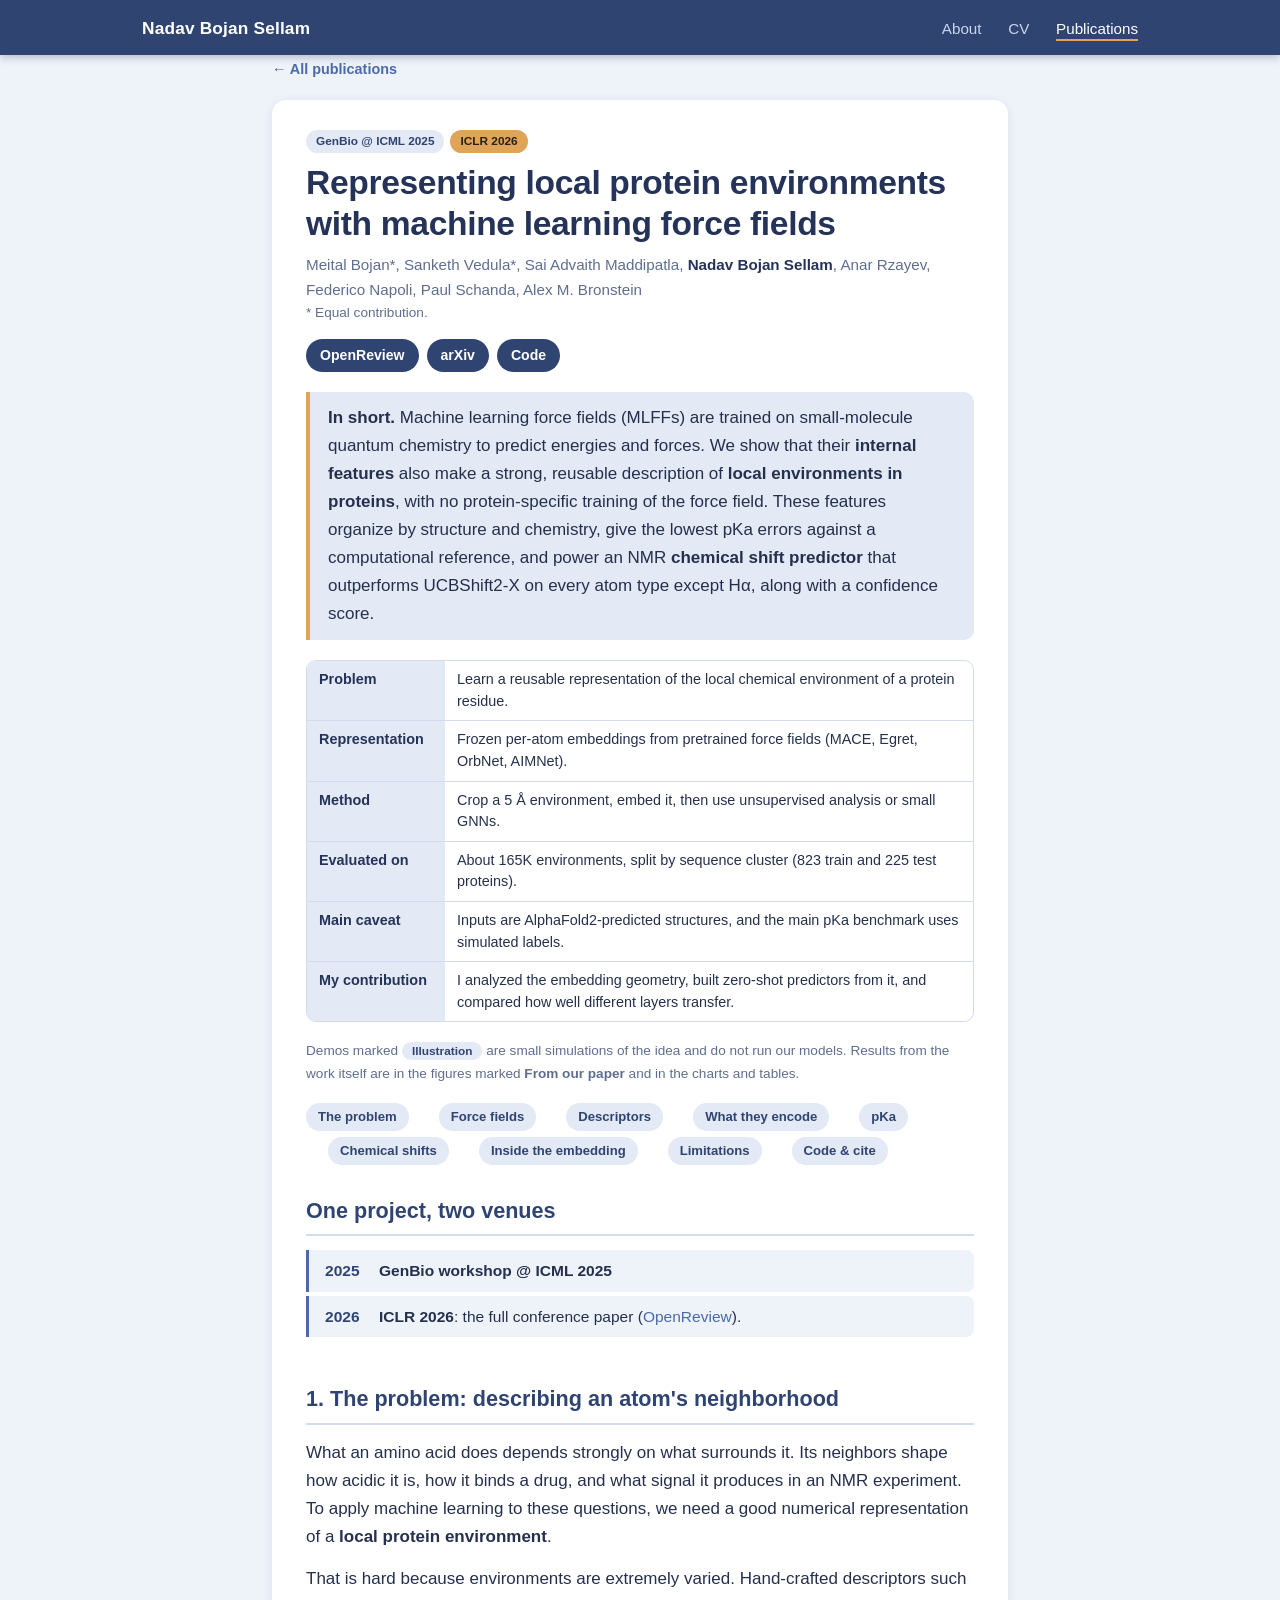
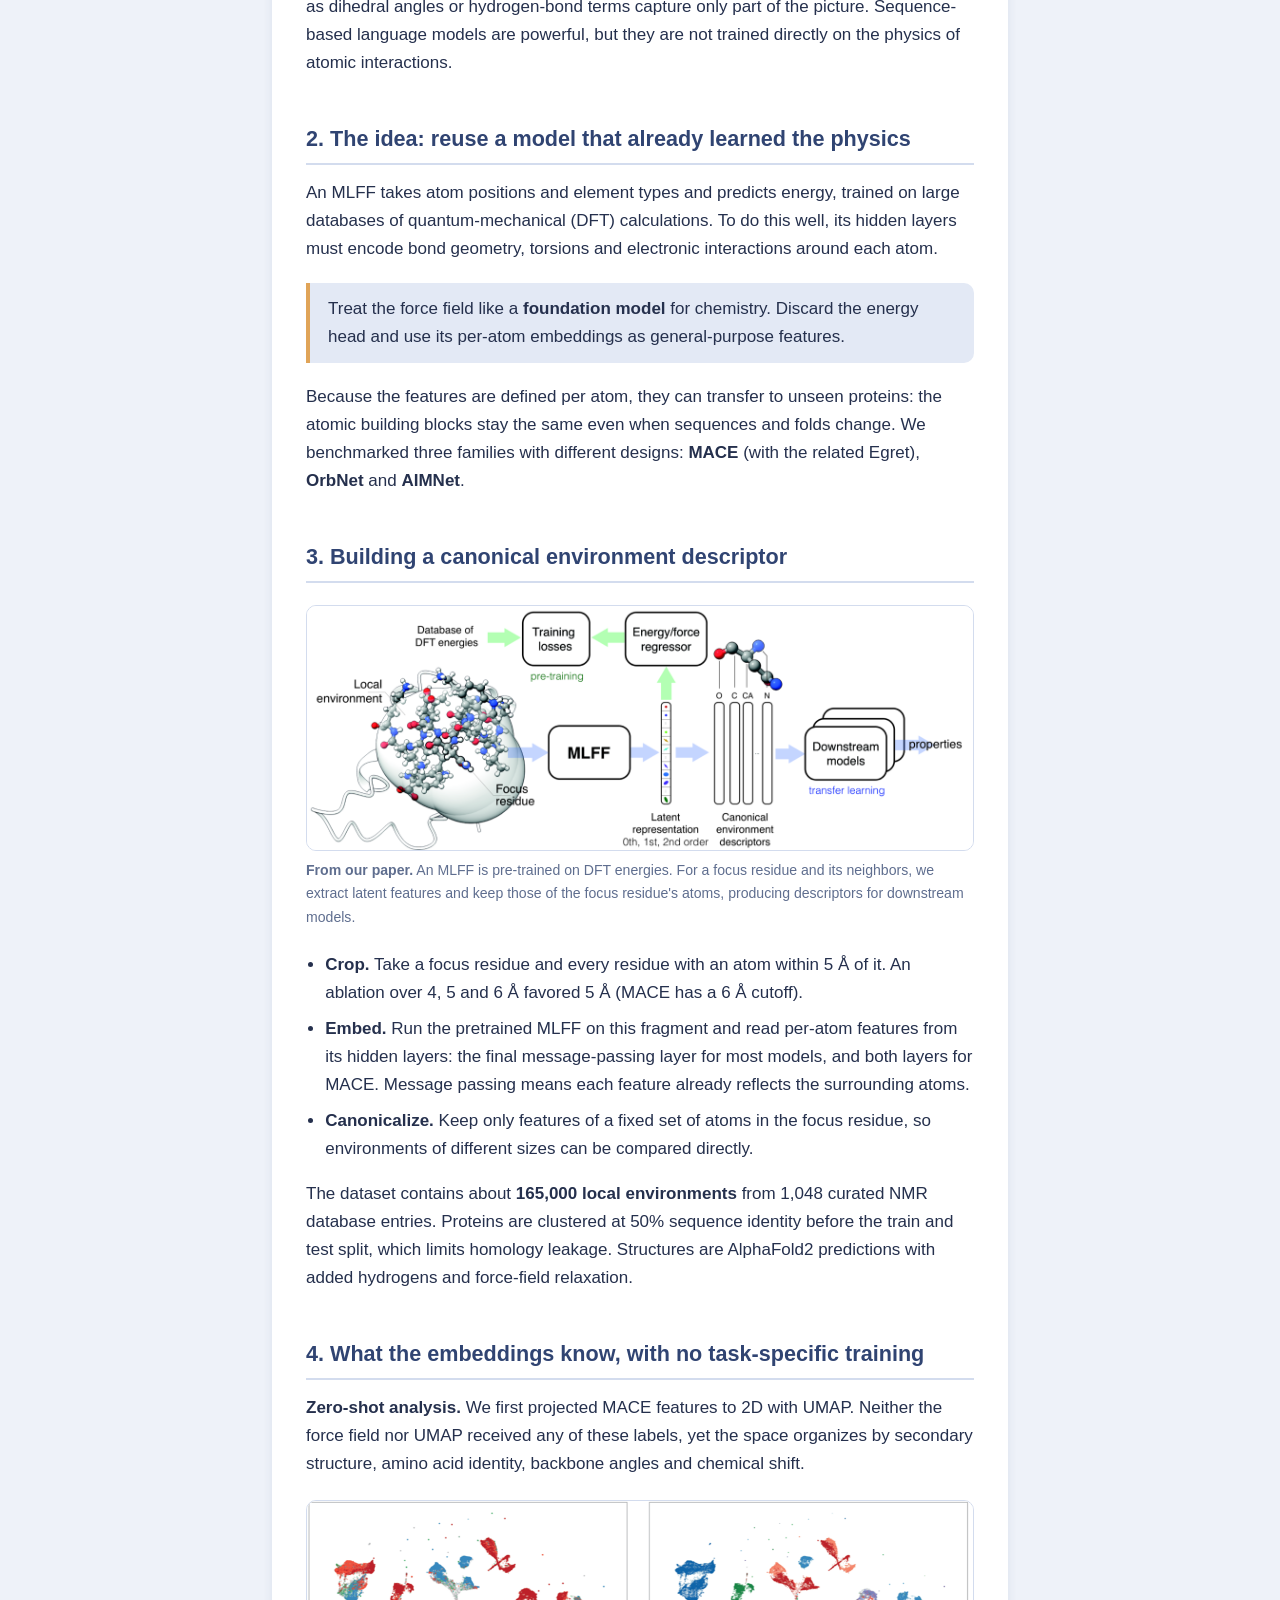
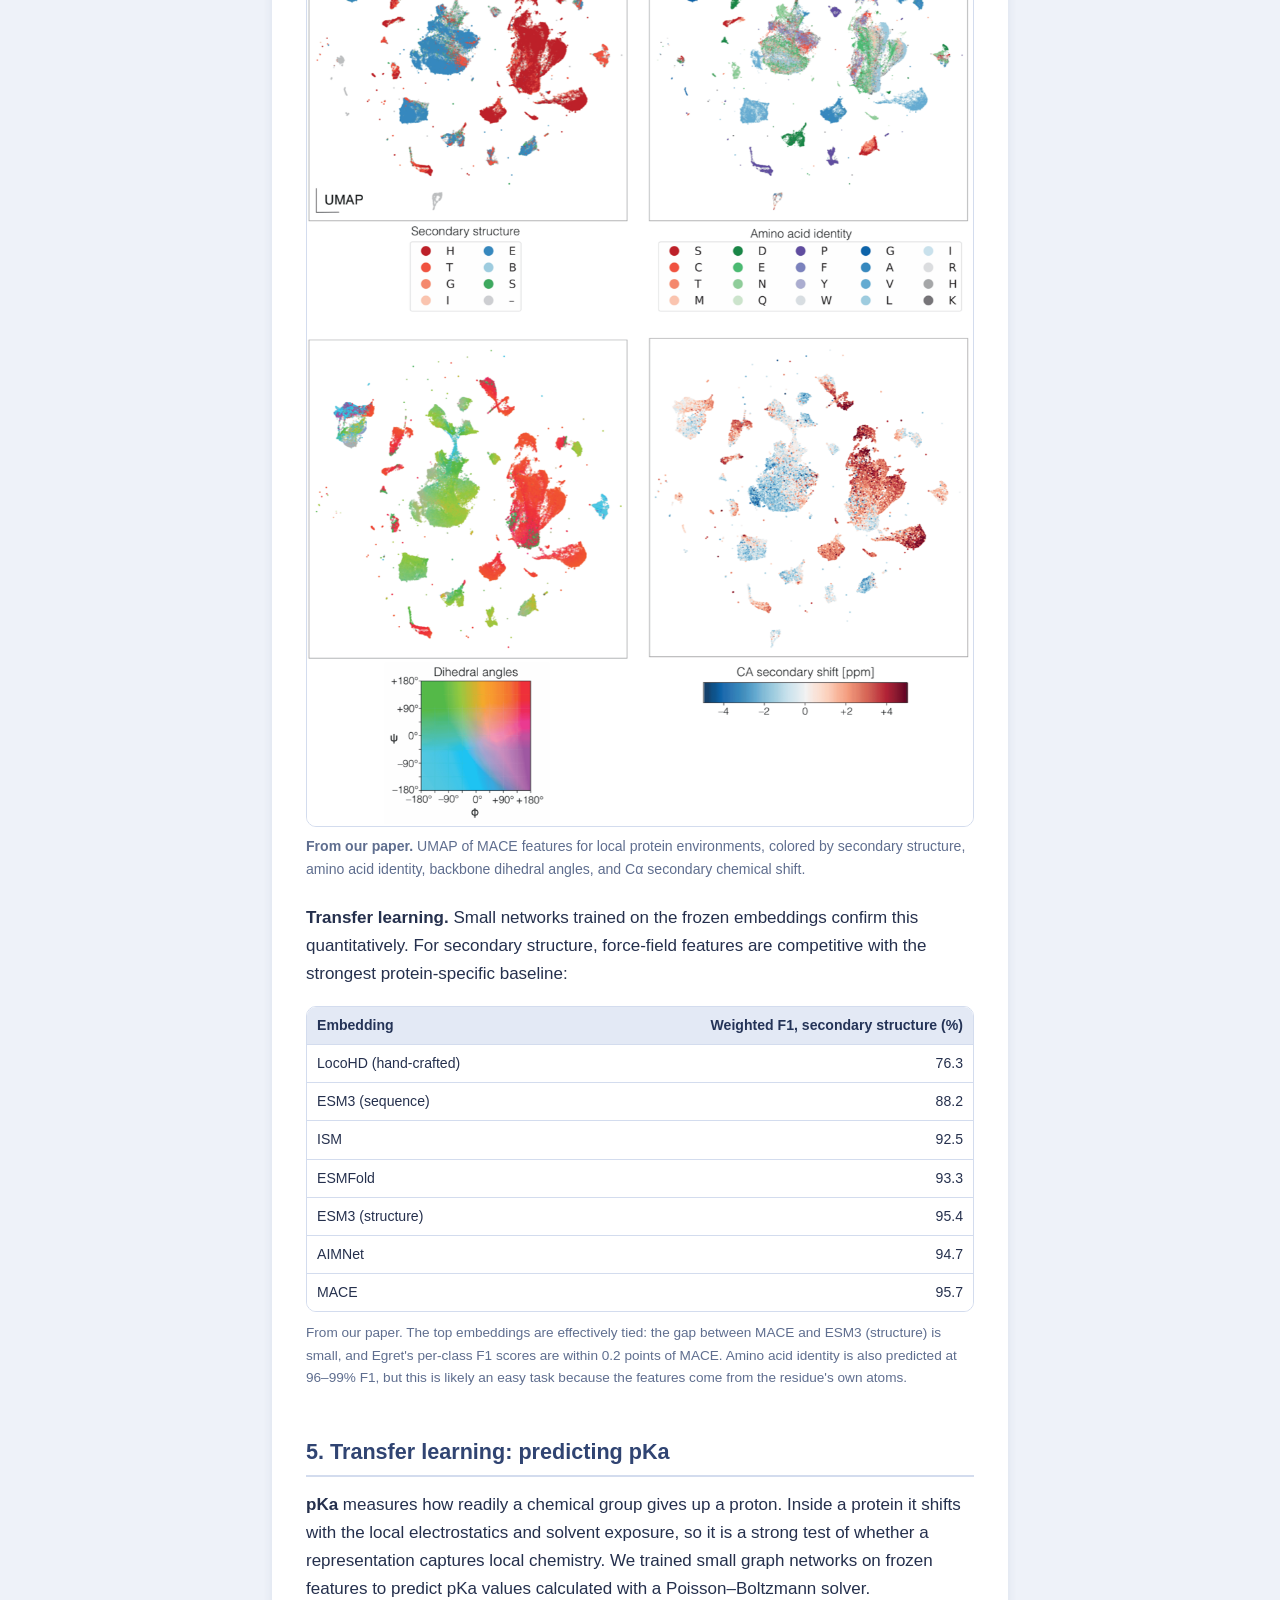
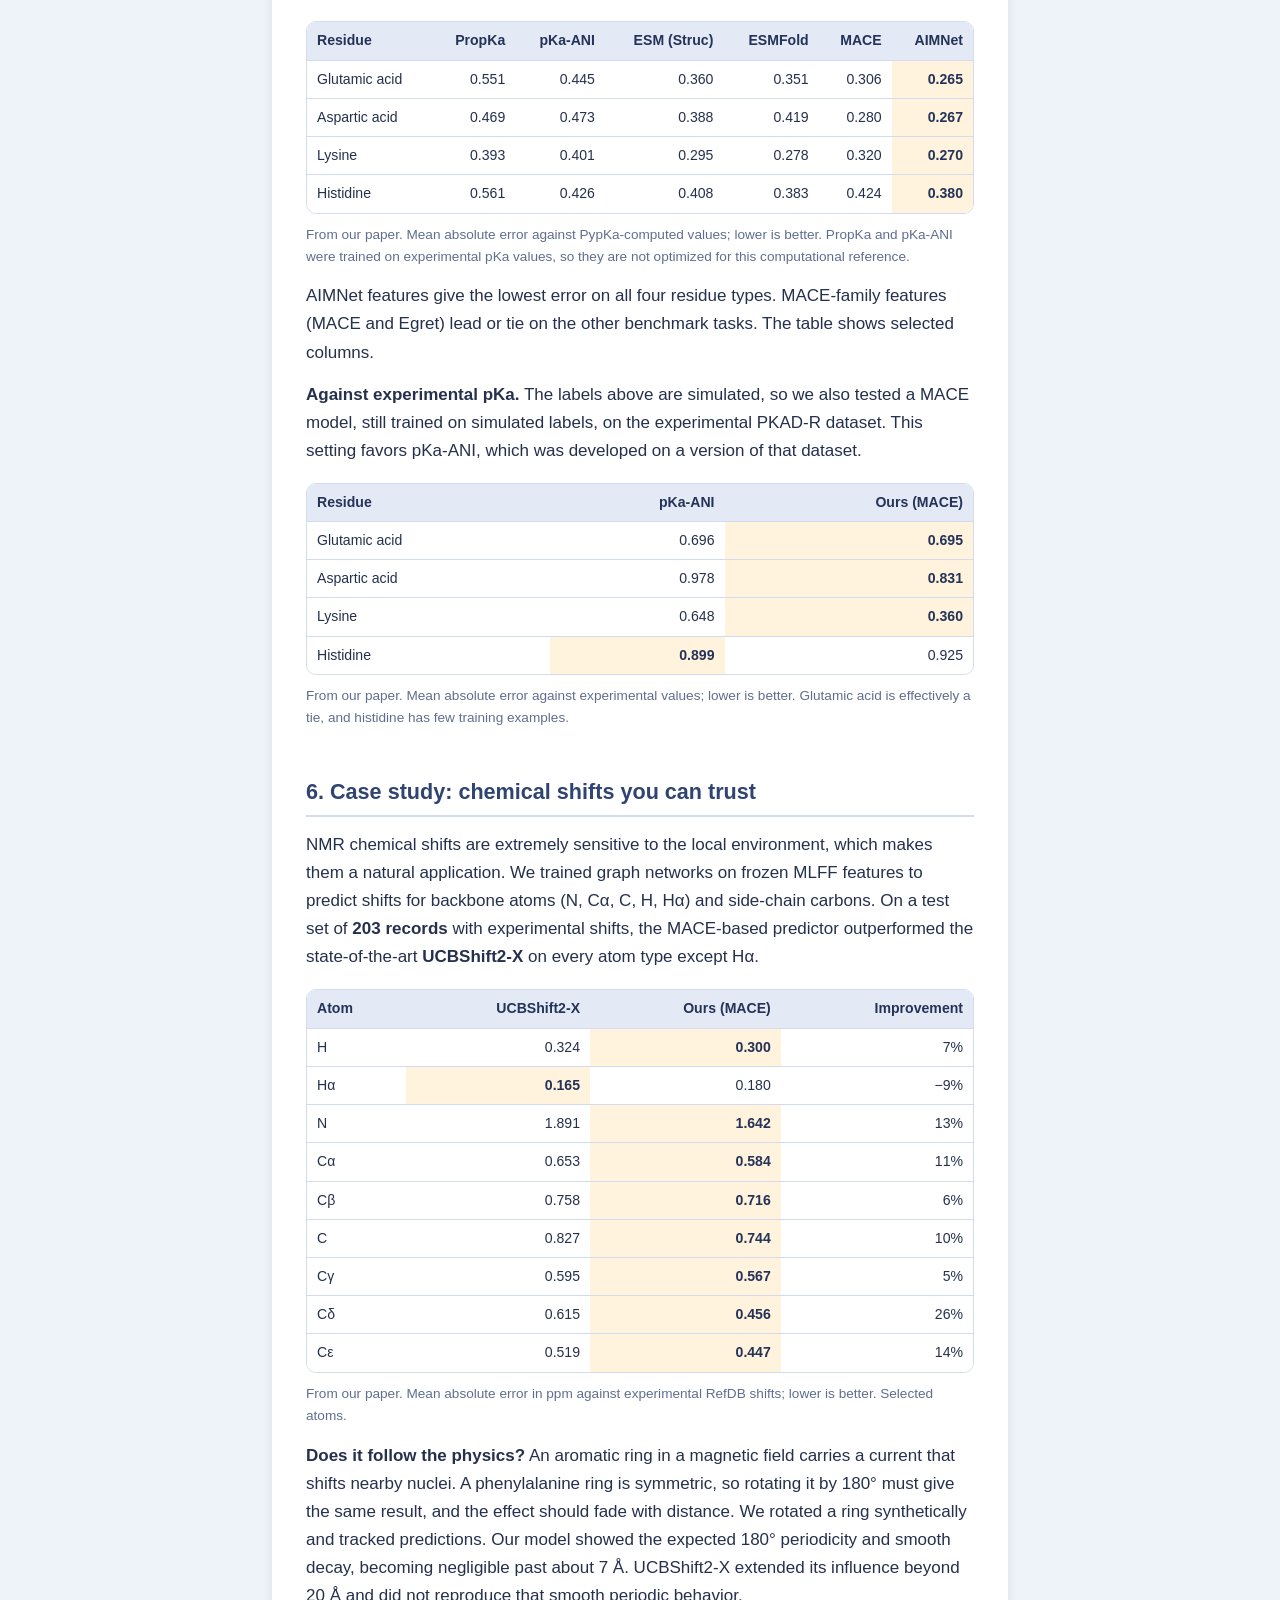
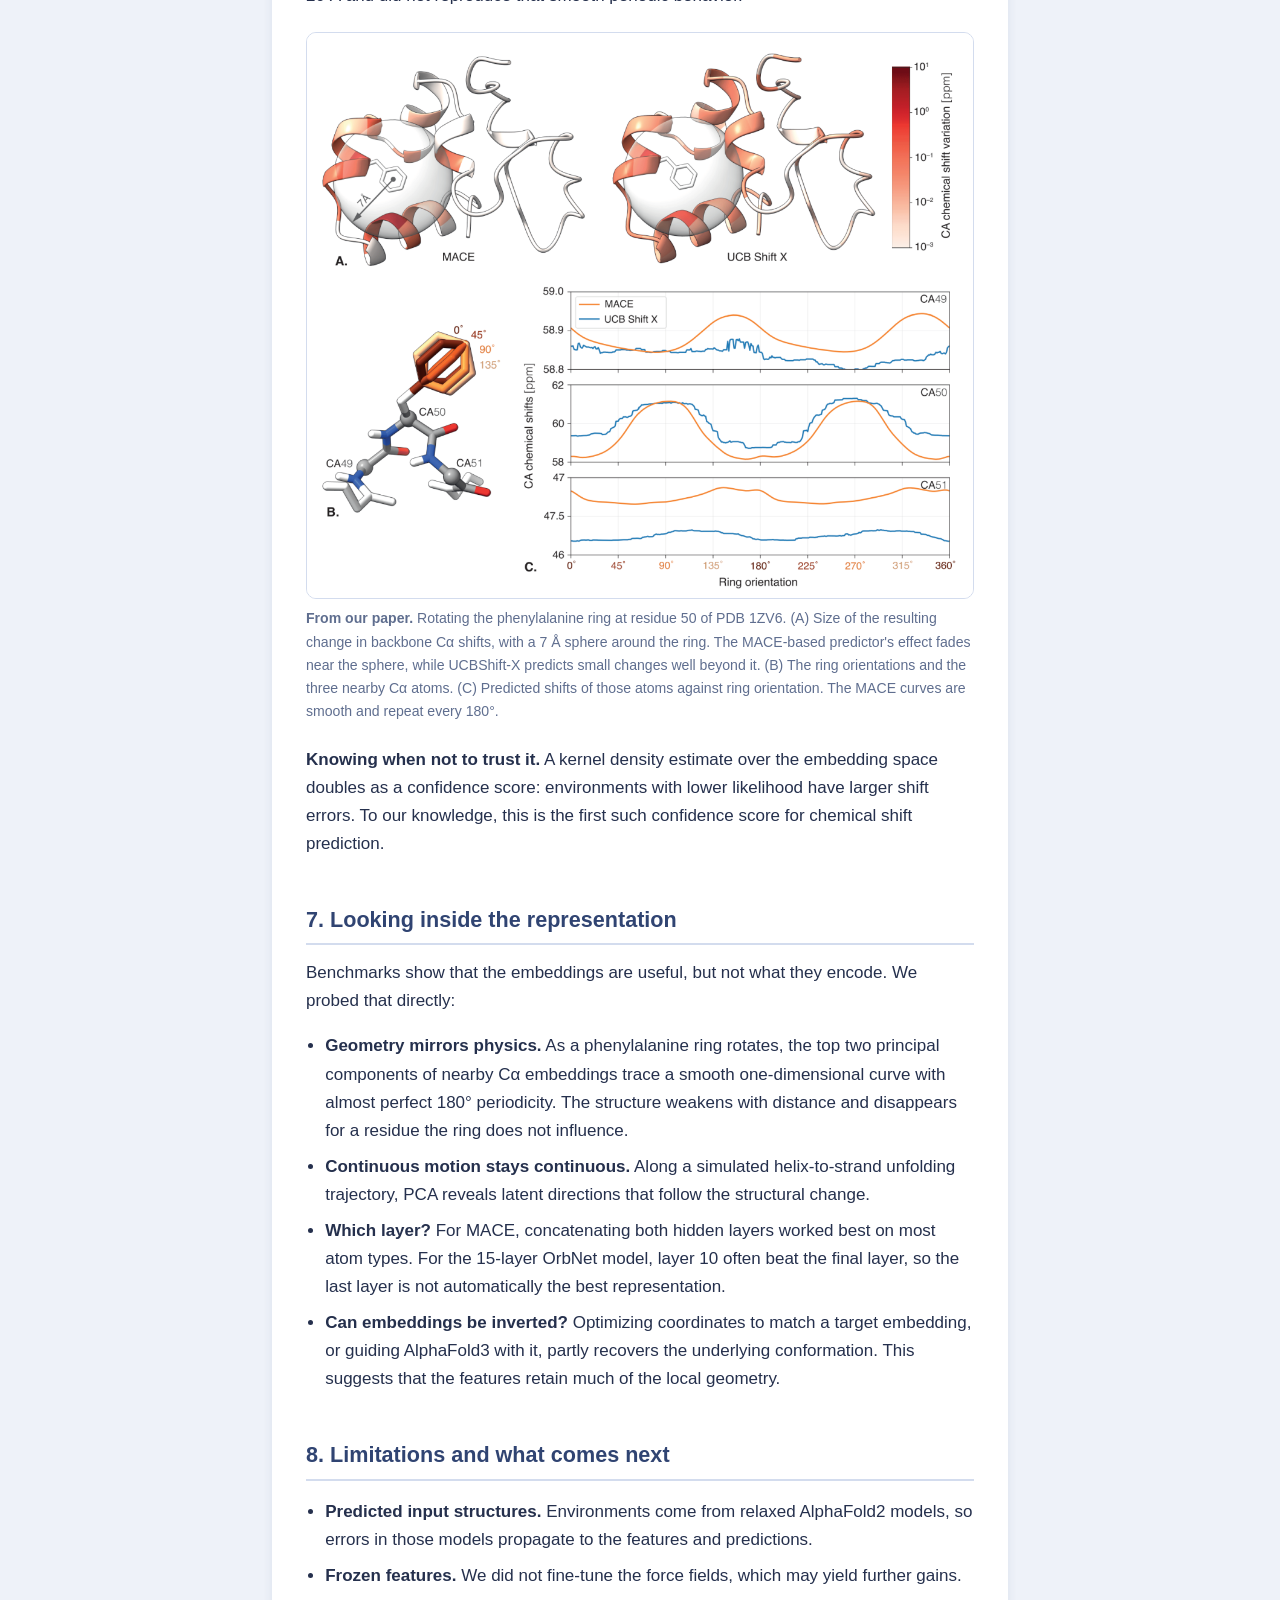
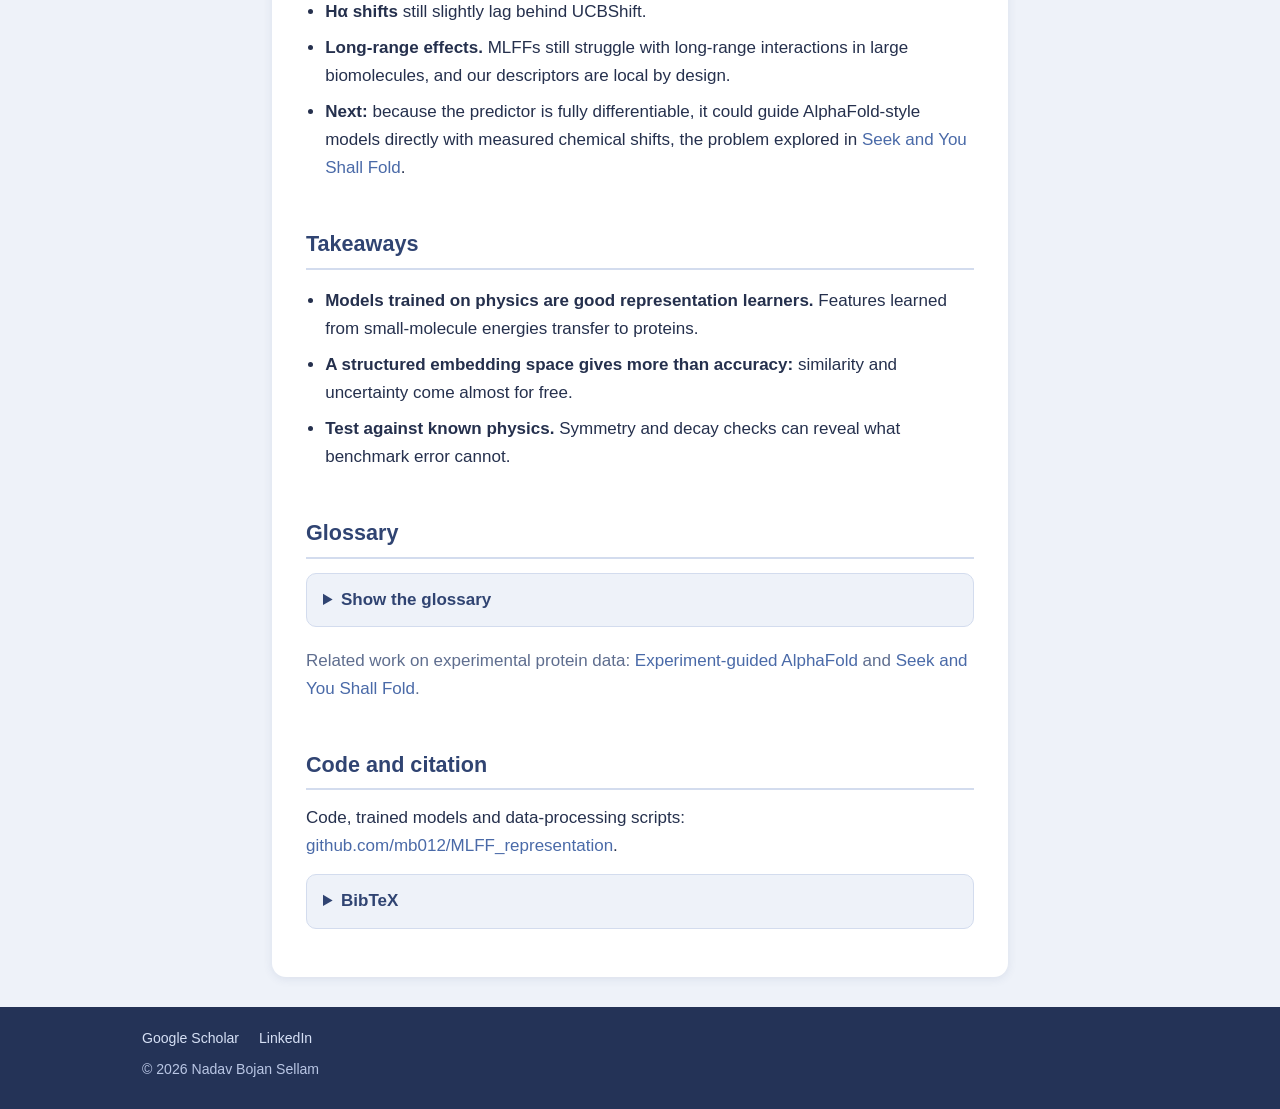
<file: publications/local-protein-environments/index.html>
<!DOCTYPE html>
<html lang="en">
  <head>
    <meta charset="UTF-8" />
    <meta name="viewport" content="width=device-width, initial-scale=1.0" />
    <title>Representing local protein environments with machine learning force fields · Nadav Bojan Sellam</title>
    <meta name="description" content="Reusing machine learning force field embeddings as transferable representations of local protein environments, with applications to pKa and NMR chemical shift prediction." />
    <meta property="og:title" content="Representing local protein environments with machine learning force fields · Nadav Bojan Sellam" />
    <meta property="og:description" content="Reusing machine learning force field embeddings as transferable representations of local protein environments, with applications to pKa and NMR chemical shift prediction." />
    <meta property="og:type" content="article" />
    <link rel="stylesheet" href="../../style.css" />
  </head>
  <body>
    <a class="skip" href="#main">Skip to content</a>
    <header class="site">
      <div class="wrap">
        <a class="brand" href="../../">Nadav Bojan Sellam</a>
        <nav aria-label="Primary">
          <a href="../../#about">About</a>
          <a href="../../cv/">CV</a>
          <a href="../../publications/" aria-current="page">Publications</a>
        </nav>
      </div>
    </header>

    <main id="main" class="wrap narrow">
      <a class="back" href="../">← All publications</a>
      <article class="article">
        <div class="badges"><span class="badge">GenBio @ ICML 2025</span><span class="badge hot">ICLR 2026</span></div>
        <h1 style="margin-top:10px">Representing local protein environments with machine learning force fields</h1>
        <p class="authors">Meital Bojan*, Sanketh Vedula*, Sai Advaith Maddipatla, <span class="me">Nadav Bojan Sellam</span>, Anar Rzayev, Federico Napoli, Paul Schanda, Alex M. Bronstein</p>
        <p class="note">* Equal contribution.</p>
        <div class="pl"><a href="https://openreview.net/forum?id=9ZogcRkhoG" target="_blank" rel="noreferrer">OpenReview</a><a href="https://arxiv.org/abs/2505.23354" target="_blank" rel="noreferrer">arXiv</a><a href="https://github.com/mb012/MLFF_representation" target="_blank" rel="noreferrer">Code</a></div>

      <div class="callout"><strong>In short.</strong> Machine learning force fields (MLFFs) are trained on small-molecule quantum chemistry to predict energies and forces. We show that their <strong>internal features</strong> also make a strong, reusable description of <strong>local environments in proteins</strong>, with no protein-specific training of the force field. These features organize by structure and chemistry, give the lowest pKa errors against a computational reference, and power an NMR <strong>chemical shift predictor</strong> that outperforms UCBShift2-X on every atom type except Hα, along with a confidence score.</div>
      <dl class="spec"><dt>Problem</dt><dd>Learn a reusable representation of the local chemical environment of a protein residue.</dd><dt>Representation</dt><dd>Frozen per-atom embeddings from pretrained force fields (MACE, Egret, OrbNet, AIMNet).</dd><dt>Method</dt><dd>Crop a 5 Å environment, embed it, then use unsupervised analysis or small GNNs.</dd><dt>Evaluated on</dt><dd>About 165K environments, split by sequence cluster (823 train and 225 test proteins).</dd><dt>Main caveat</dt><dd>Inputs are AlphaFold2-predicted structures, and the main pKa benchmark uses simulated labels.</dd><dt>My contribution</dt><dd>I analyzed the embedding geometry, built zero-shot predictors from it, and compared how well different layers transfer.</dd></dl>
      
      <p class="note">Demos marked <span class="badge">Illustration</span> are small simulations of the idea and do not run our models. Results from the work itself are in the figures marked <strong>From our paper</strong> and in the charts and tables.</p>
      <nav class="toc" aria-label="On this page"><a href="#s1">The problem</a><a href="#s2">Force fields</a><a href="#s3">Descriptors</a><a href="#s4">What they encode</a><a href="#s5">pKa</a><a href="#s6">Chemical shifts</a><a href="#inside">Inside the embedding</a><a href="#s7">Limitations</a><a href="#cite">Code &amp; cite</a></nav>

      <h2>One project, two venues</h2>
      <ul class="timeline">
        <li><span class="when">2025</span> <strong>GenBio workshop @ ICML 2025</strong></li>
        <li><span class="when">2026</span> <strong>ICLR 2026</strong>: the full conference paper (<a href="https://openreview.net/forum?id=9ZogcRkhoG" target="_blank" rel="noreferrer">OpenReview</a>).</li>
      </ul>

      <h2 id="s1">1. The problem: describing an atom's neighborhood</h2>
      <p>What an amino acid does depends strongly on what surrounds it. Its neighbors shape how acidic it is, how it binds a drug, and what signal it produces in an NMR experiment. To apply machine learning to these questions, we need a good numerical representation of a <strong>local protein environment</strong>.</p>
      <p>That is hard because environments are extremely varied. Hand-crafted descriptors such as dihedral angles or hydrogen-bond terms capture only part of the picture. Sequence-based language models are powerful, but they are not trained directly on the physics of atomic interactions.</p>

      <h2 id="s2">2. The idea: reuse a model that already learned the physics</h2>
      <p>An MLFF takes atom positions and element types and predicts energy, trained on large databases of quantum-mechanical (DFT) calculations. To do this well, its hidden layers must encode bond geometry, torsions and electronic interactions around each atom.</p>
      <div class="callout">Treat the force field like a <strong>foundation model</strong> for chemistry. Discard the energy head and use its per-atom embeddings as general-purpose features.</div>
      <p>Because the features are defined per atom, they can transfer to unseen proteins: the atomic building blocks stay the same even when sequences and folds change. We benchmarked three families with different designs: <strong>MACE</strong> (with the related Egret), <strong>OrbNet</strong> and <strong>AIMNet</strong>.</p>

      <h2 id="s3">3. Building a canonical environment descriptor</h2>
      <figure><img src="../../assets/lpe/flow.png" alt="Pipeline from a pre-trained force field to local environment descriptors and downstream models." loading="lazy" /><figcaption><strong>From our paper.</strong> An MLFF is pre-trained on DFT energies. For a focus residue and its neighbors, we extract latent features and keep those of the focus residue's atoms, producing descriptors for downstream models.</figcaption></figure>
      <ul class="plain">
        <li><strong>Crop.</strong> Take a focus residue and every residue with an atom within 5 Å of it. An ablation over 4, 5 and 6 Å favored 5 Å (MACE has a 6 Å cutoff).</li>
        <li><strong>Embed.</strong> Run the pretrained MLFF on this fragment and read per-atom features from its hidden layers: the final message-passing layer for most models, and both layers for MACE. Message passing means each feature already reflects the surrounding atoms.</li>
        <li><strong>Canonicalize.</strong> Keep only features of a fixed set of atoms in the focus residue, so environments of different sizes can be compared directly.</li>
      </ul>
      <p>The dataset contains about <strong>165,000 local environments</strong> from 1,048 curated NMR database entries. Proteins are clustered at 50% sequence identity before the train and test split, which limits homology leakage. Structures are AlphaFold2 predictions with added hydrogens and force-field relaxation.</p>

      <h2 id="s4">4. What the embeddings know, with no task-specific training</h2>
      <p><strong>Zero-shot analysis.</strong> We first projected MACE features to 2D with UMAP. Neither the force field nor UMAP received any of these labels, yet the space organizes by secondary structure, amino acid identity, backbone angles and chemical shift.</p>
      <figure><img src="../../assets/lpe/umap.png" alt="UMAP of force-field features colored by secondary structure, amino acid, dihedral angles and chemical shift." loading="lazy" /><figcaption><strong>From our paper.</strong> UMAP of MACE features for local protein environments, colored by secondary structure, amino acid identity, backbone dihedral angles, and Cα secondary chemical shift.</figcaption></figure>
      <p><strong>Transfer learning.</strong> Small networks trained on the frozen embeddings confirm this quantitatively. For secondary structure, force-field features are competitive with the strongest protein-specific baseline:</p>
      <div class="table-wrap"><table class="results"><thead><tr><th>Embedding</th><th>Weighted F1, secondary structure (%)</th></tr></thead><tbody><tr><td>LocoHD (hand-crafted)</td><td>76.3</td></tr><tr><td>ESM3 (sequence)</td><td>88.2</td></tr><tr><td>ISM</td><td>92.5</td></tr><tr><td>ESMFold</td><td>93.3</td></tr><tr><td>ESM3 (structure)</td><td>95.4</td></tr><tr><td>AIMNet</td><td>94.7</td></tr><tr><td>MACE</td><td>95.7</td></tr></tbody></table></div>
      <p class="note">From our paper. The top embeddings are effectively tied: the gap between MACE and ESM3 (structure) is small, and Egret's per-class F1 scores are within 0.2 points of MACE. Amino acid identity is also predicted at 96–99% F1, but this is likely an easy task because the features come from the residue's own atoms.</p>

      <h2 id="s5">5. Transfer learning: predicting pKa</h2>
      <p><strong>pKa</strong> measures how readily a chemical group gives up a proton. Inside a protein it shifts with the local electrostatics and solvent exposure, so it is a strong test of whether a representation captures local chemistry. We trained small graph networks on frozen features to predict pKa values calculated with a Poisson–Boltzmann solver.</p>
      <div class="table-wrap"><table class="results">
        <thead><tr><th>Residue</th><th>PropKa</th><th>pKa-ANI</th><th>ESM (Struc)</th><th>ESMFold</th><th>MACE</th><th>AIMNet</th></tr></thead>
        <tbody>
          <tr><td>Glutamic acid</td><td>0.551</td><td>0.445</td><td>0.360</td><td>0.351</td><td>0.306</td><td class="best">0.265</td></tr>
          <tr><td>Aspartic acid</td><td>0.469</td><td>0.473</td><td>0.388</td><td>0.419</td><td>0.280</td><td class="best">0.267</td></tr>
          <tr><td>Lysine</td><td>0.393</td><td>0.401</td><td>0.295</td><td>0.278</td><td>0.320</td><td class="best">0.270</td></tr>
          <tr><td>Histidine</td><td>0.561</td><td>0.426</td><td>0.408</td><td>0.383</td><td>0.424</td><td class="best">0.380</td></tr>
        </tbody>
      </table></div>
      <p class="note">From our paper. Mean absolute error against PypKa-computed values; lower is better. PropKa and pKa-ANI were trained on experimental pKa values, so they are not optimized for this computational reference.</p>
      <p>AIMNet features give the lowest error on all four residue types. MACE-family features (MACE and Egret) lead or tie on the other benchmark tasks. The table shows selected columns.</p>
      <p><strong>Against experimental pKa.</strong> The labels above are simulated, so we also tested a MACE model, still trained on simulated labels, on the experimental PKAD-R dataset. This setting favors pKa-ANI, which was developed on a version of that dataset.</p>
      <div class="table-wrap"><table class="results"><thead><tr><th>Residue</th><th>pKa-ANI</th><th>Ours (MACE)</th></tr></thead><tbody><tr><td>Glutamic acid</td><td>0.696</td><td class="best">0.695</td></tr><tr><td>Aspartic acid</td><td>0.978</td><td class="best">0.831</td></tr><tr><td>Lysine</td><td>0.648</td><td class="best">0.360</td></tr><tr><td>Histidine</td><td class="best">0.899</td><td>0.925</td></tr></tbody></table></div>
      <p class="note">From our paper. Mean absolute error against experimental values; lower is better. Glutamic acid is effectively a tie, and histidine has few training examples.</p>

      <h2 id="s6">6. Case study: chemical shifts you can trust</h2>
      <p>NMR chemical shifts are extremely sensitive to the local environment, which makes them a natural application. We trained graph networks on frozen MLFF features to predict shifts for backbone atoms (N, Cα, C, H, Hα) and side-chain carbons. On a test set of <strong>203 records</strong> with experimental shifts, the MACE-based predictor outperformed the state-of-the-art <strong>UCBShift2-X</strong> on every atom type except Hα.</p>
      <div class="table-wrap"><table class="results"><thead><tr><th>Atom</th><th>UCBShift2-X</th><th>Ours (MACE)</th><th>Improvement</th></tr></thead><tbody><tr><td>H</td><td>0.324</td><td class="best">0.300</td><td>7%</td></tr><tr><td>Hα</td><td class="best">0.165</td><td>0.180</td><td>−9%</td></tr><tr><td>N</td><td>1.891</td><td class="best">1.642</td><td>13%</td></tr><tr><td>Cα</td><td>0.653</td><td class="best">0.584</td><td>11%</td></tr><tr><td>Cβ</td><td>0.758</td><td class="best">0.716</td><td>6%</td></tr><tr><td>C</td><td>0.827</td><td class="best">0.744</td><td>10%</td></tr><tr><td>Cγ</td><td>0.595</td><td class="best">0.567</td><td>5%</td></tr><tr><td>Cδ</td><td>0.615</td><td class="best">0.456</td><td>26%</td></tr><tr><td>Cε</td><td>0.519</td><td class="best">0.447</td><td>14%</td></tr></tbody></table></div>
      <p class="note">From our paper. Mean absolute error in ppm against experimental RefDB shifts; lower is better. Selected atoms.</p>
      <p><strong>Does it follow the physics?</strong> An aromatic ring in a magnetic field carries a current that shifts nearby nuclei. A phenylalanine ring is symmetric, so rotating it by 180° must give the same result, and the effect should fade with distance. We rotated a ring synthetically and tracked predictions. Our model showed the expected 180° periodicity and smooth decay, becoming negligible past about 7 Å. UCBShift2-X extended its influence beyond 20 Å and did not reproduce that smooth periodic behavior.</p>
      <figure><img src="../../assets/lpe/ring.png" alt="A phenylalanine ring rotated in a protein. Maps compare how far the predicted Cα shift changes spread for MACE and UCBShift-X, and curves show predicted shifts of three nearby Cα atoms against ring orientation." loading="lazy" /><figcaption><strong>From our paper.</strong> Rotating the phenylalanine ring at residue 50 of PDB 1ZV6. (A) Size of the resulting change in backbone Cα shifts, with a 7 Å sphere around the ring. The MACE-based predictor's effect fades near the sphere, while UCBShift-X predicts small changes well beyond it. (B) The ring orientations and the three nearby Cα atoms. (C) Predicted shifts of those atoms against ring orientation. The MACE curves are smooth and repeat every 180°.</figcaption></figure>
      <p><strong>Knowing when not to trust it.</strong> A kernel density estimate over the embedding space doubles as a confidence score: environments with lower likelihood have larger shift errors. To our knowledge, this is the first such confidence score for chemical shift prediction.</p>

      <h2 id="inside">7. Looking inside the representation</h2>
      <p>Benchmarks show that the embeddings are useful, but not what they encode. We probed that directly:</p>
      <ul class="plain">
        <li><strong>Geometry mirrors physics.</strong> As a phenylalanine ring rotates, the top two principal components of nearby Cα embeddings trace a smooth one-dimensional curve with almost perfect 180° periodicity. The structure weakens with distance and disappears for a residue the ring does not influence.</li>
        <li><strong>Continuous motion stays continuous.</strong> Along a simulated helix-to-strand unfolding trajectory, PCA reveals latent directions that follow the structural change.</li>
        <li><strong>Which layer?</strong> For MACE, concatenating both hidden layers worked best on most atom types. For the 15-layer OrbNet model, layer 10 often beat the final layer, so the last layer is not automatically the best representation.</li>
        <li><strong>Can embeddings be inverted?</strong> Optimizing coordinates to match a target embedding, or guiding AlphaFold3 with it, partly recovers the underlying conformation. This suggests that the features retain much of the local geometry.</li>
      </ul>

      <h2 id="s7">8. Limitations and what comes next</h2>
      <ul class="plain">
        <li><strong>Predicted input structures.</strong> Environments come from relaxed AlphaFold2 models, so errors in those models propagate to the features and predictions.</li>
        <li><strong>Frozen features.</strong> We did not fine-tune the force fields, which may yield further gains.</li>
        <li><strong>Hα shifts</strong> still slightly lag behind UCBShift.</li>
        <li><strong>Long-range effects.</strong> MLFFs still struggle with long-range interactions in large biomolecules, and our descriptors are local by design.</li>
        <li><strong>Next:</strong> because the predictor is fully differentiable, it could guide AlphaFold-style models directly with measured chemical shifts, the problem explored in <a href="../seek-and-you-shall-fold/">Seek and You Shall Fold</a>.</li>
      </ul>

      <h2>Takeaways</h2>
      <ul class="plain">
        <li><strong>Models trained on physics are good representation learners.</strong> Features learned from small-molecule energies transfer to proteins.</li>
        <li><strong>A structured embedding space gives more than accuracy:</strong> similarity and uncertainty come almost for free.</li>
        <li><strong>Test against known physics.</strong> Symmetry and decay checks can reveal what benchmark error cannot.</li>
      </ul>

      <h2>Glossary</h2><details class="more"><summary>Show the glossary</summary><ul class="plain"><li><strong>MLFF:</strong> a neural network trained to predict the energies and forces of atoms.</li><li><strong>DFT:</strong> a quantum-mechanical method for computing molecular energies.</li><li><strong>Local environment:</strong> a residue and the atoms immediately around it.</li><li><strong>pKa:</strong> the pH at which a chemical group is half protonated.</li><li><strong>Chemical shift:</strong> a nucleus's NMR frequency relative to a reference, sensitive to its surroundings.</li><li><strong>UMAP:</strong> a method for projecting high-dimensional data to 2D.</li><li><strong>KDE:</strong> kernel density estimation, which estimates a distribution by placing a kernel on each data point.</li></ul></details>

      <p class="muted" style="margin-top:20px">Related work on experimental protein data: <a href="../experiment-guided-alphafold/">Experiment-guided AlphaFold</a> and <a href="../seek-and-you-shall-fold/">Seek and You Shall Fold</a>.</p>

      <h2 id="cite">Code and citation</h2>
      <p>Code, trained models and data-processing scripts: <a href="https://github.com/mb012/MLFF_representation" target="_blank" rel="noreferrer">github.com/mb012/MLFF_representation</a>.</p>
      <details class="more"><summary>BibTeX</summary><pre class="bib">@inproceedings{bojan2026representing,
  title     = {Representing local protein environments with machine learning force fields},
  author    = {Bojan, Meital and Vedula, Sanketh and Maddipatla, Advaith and Sellam, Nadav and
               Rzayev, Anar and Napoli, Federico and Schanda, Paul and Bronstein, Alex},
  booktitle = {International Conference on Learning Representations},
  year      = {2026}
}</pre></details>

      </article>
    </main>

    <footer>
      <div class="wrap">
        <a href="https://scholar.google.com/citations?user=3N-QKKYAAAAJ&amp;hl=en" target="_blank" rel="noreferrer">Google Scholar</a>
        <a href="https://www.linkedin.com/in/nadav-bojan-sellam-611115277" target="_blank" rel="noreferrer">LinkedIn</a>
        <p>© 2026 Nadav Bojan Sellam</p>
      </div>
    </footer>
  </body>
</html>
</file>
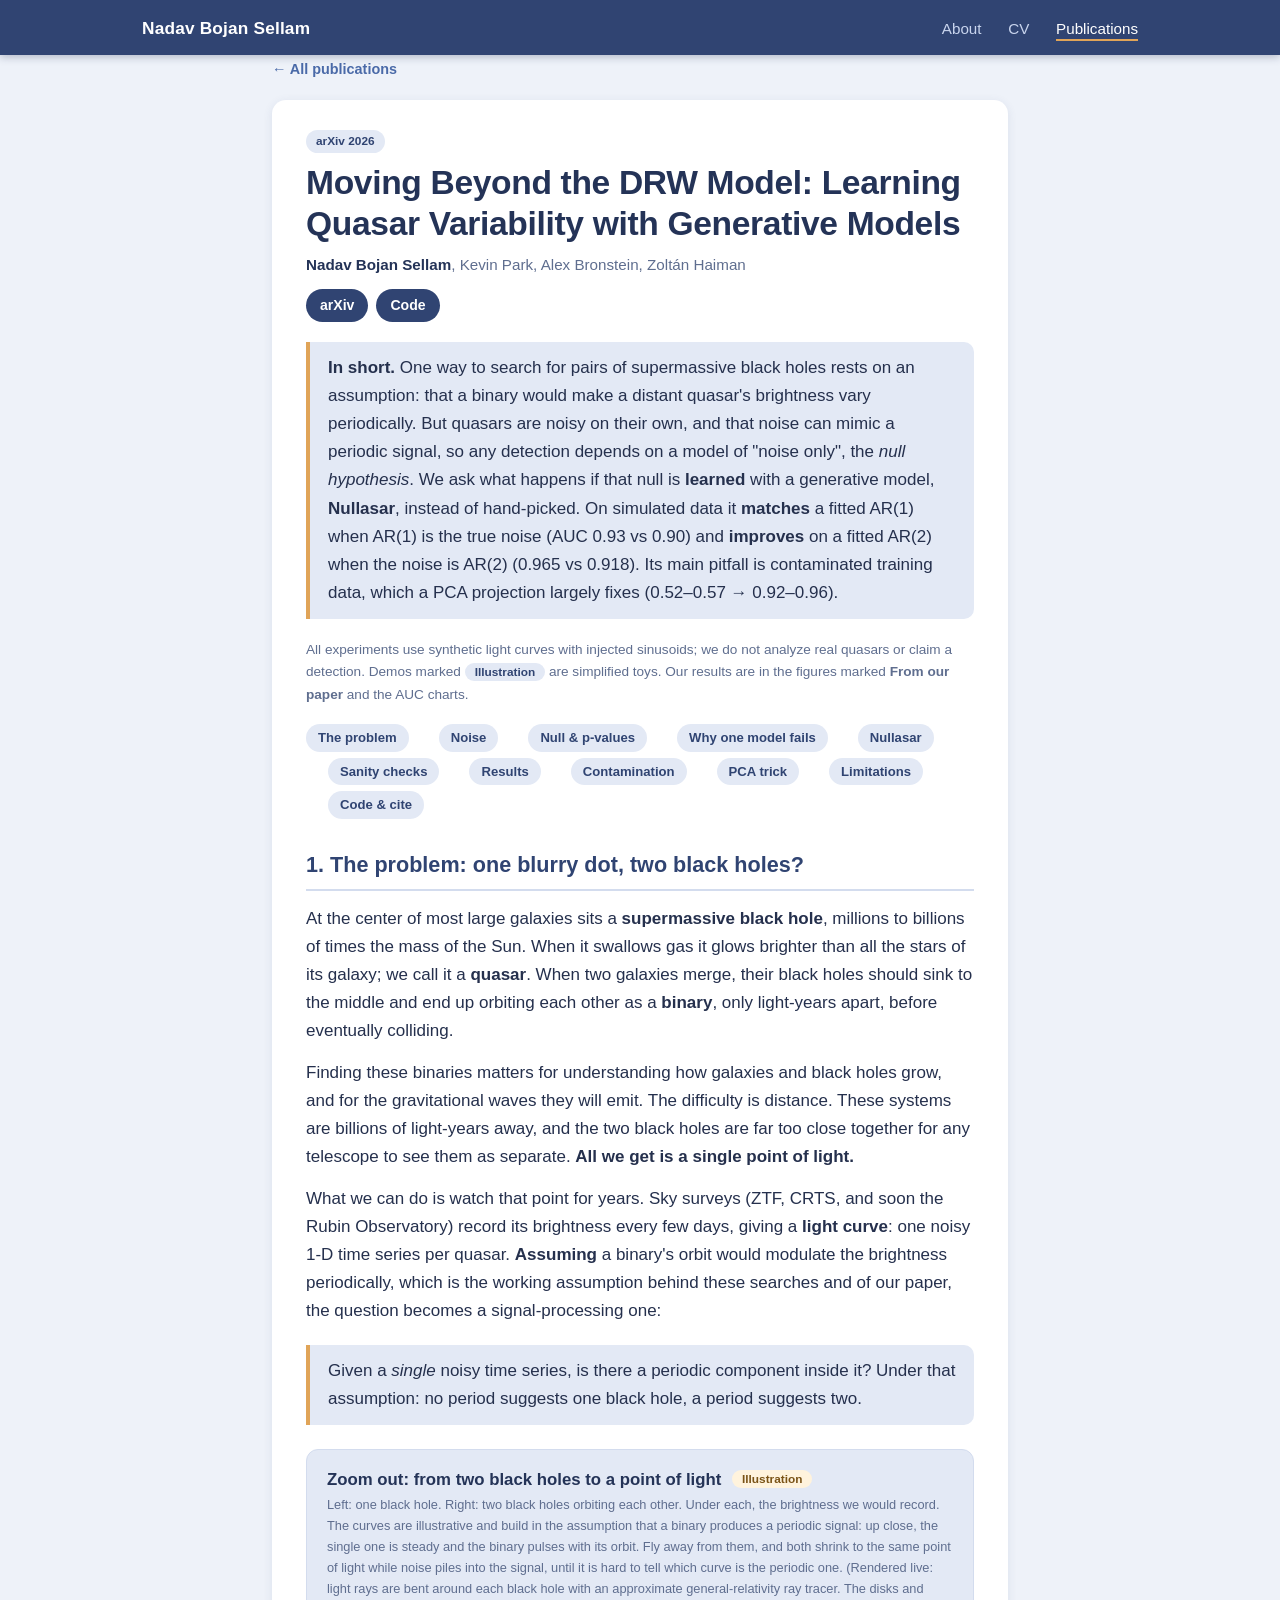
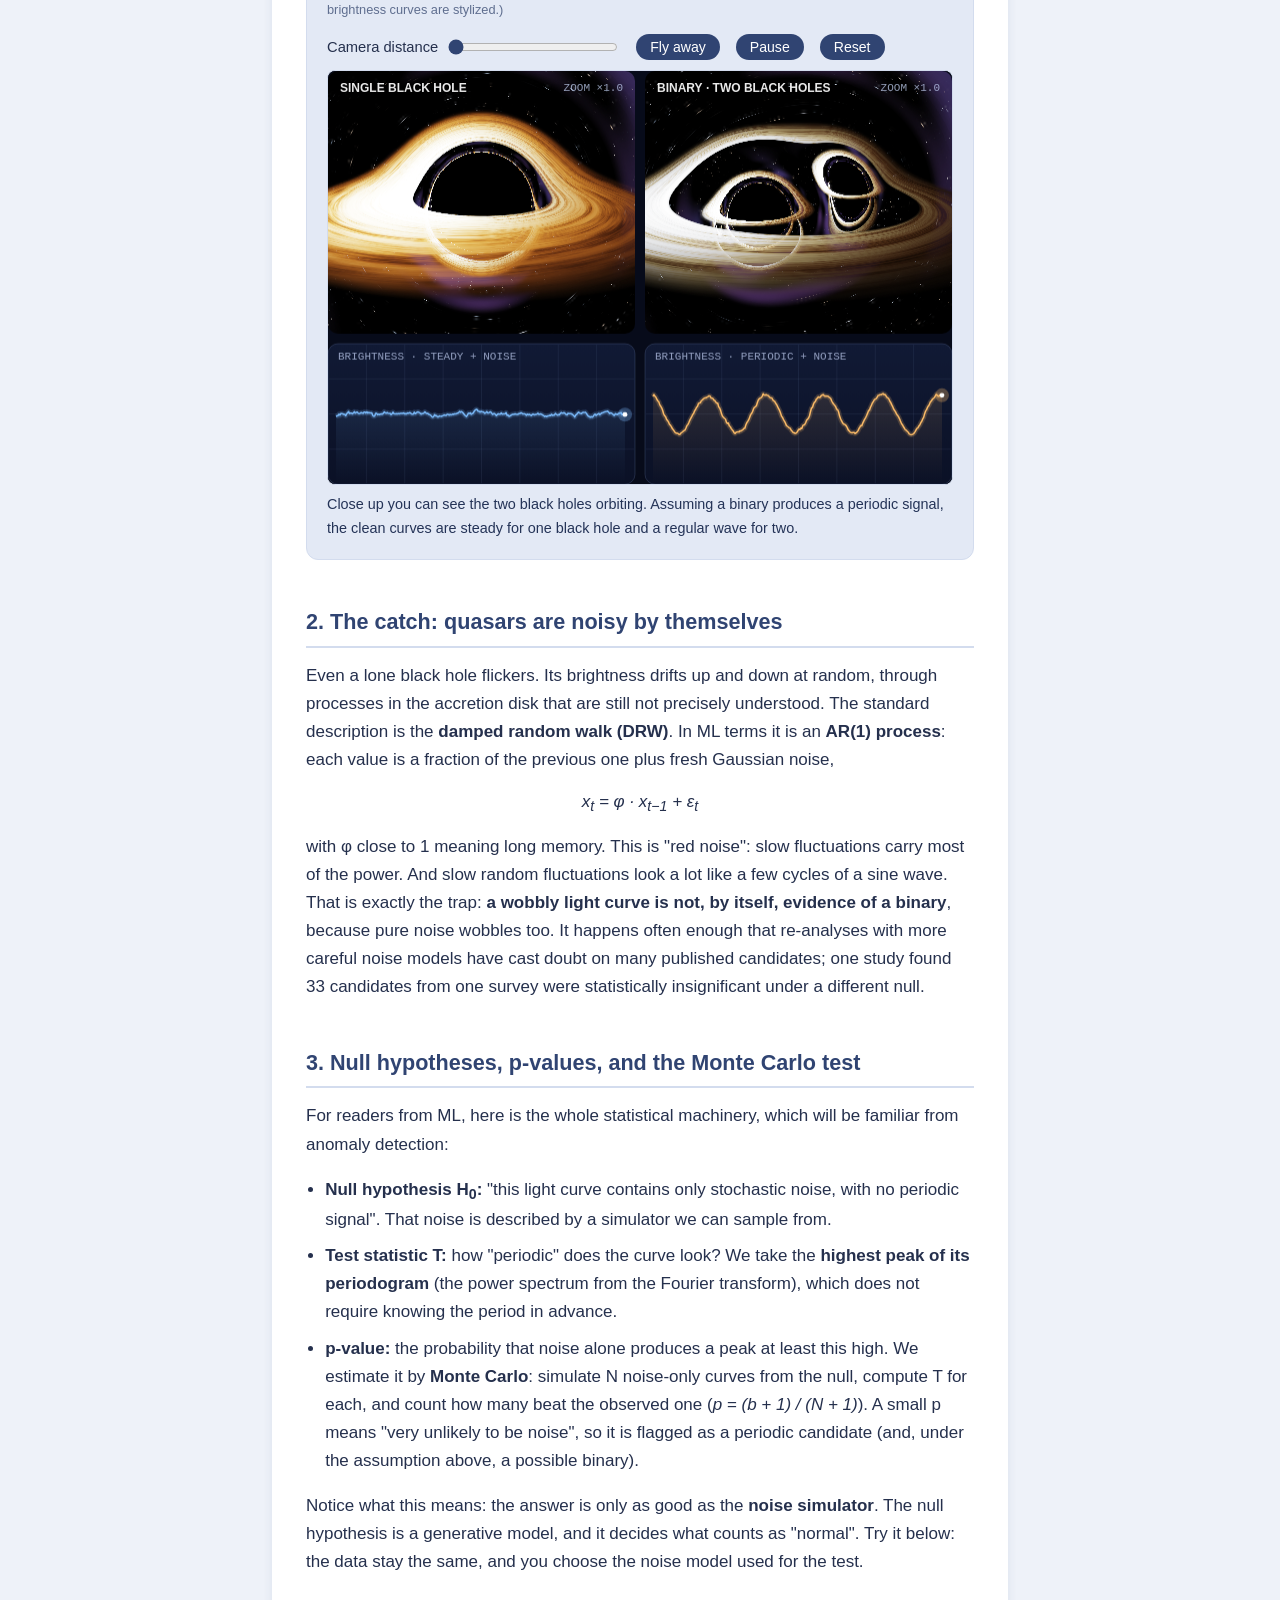
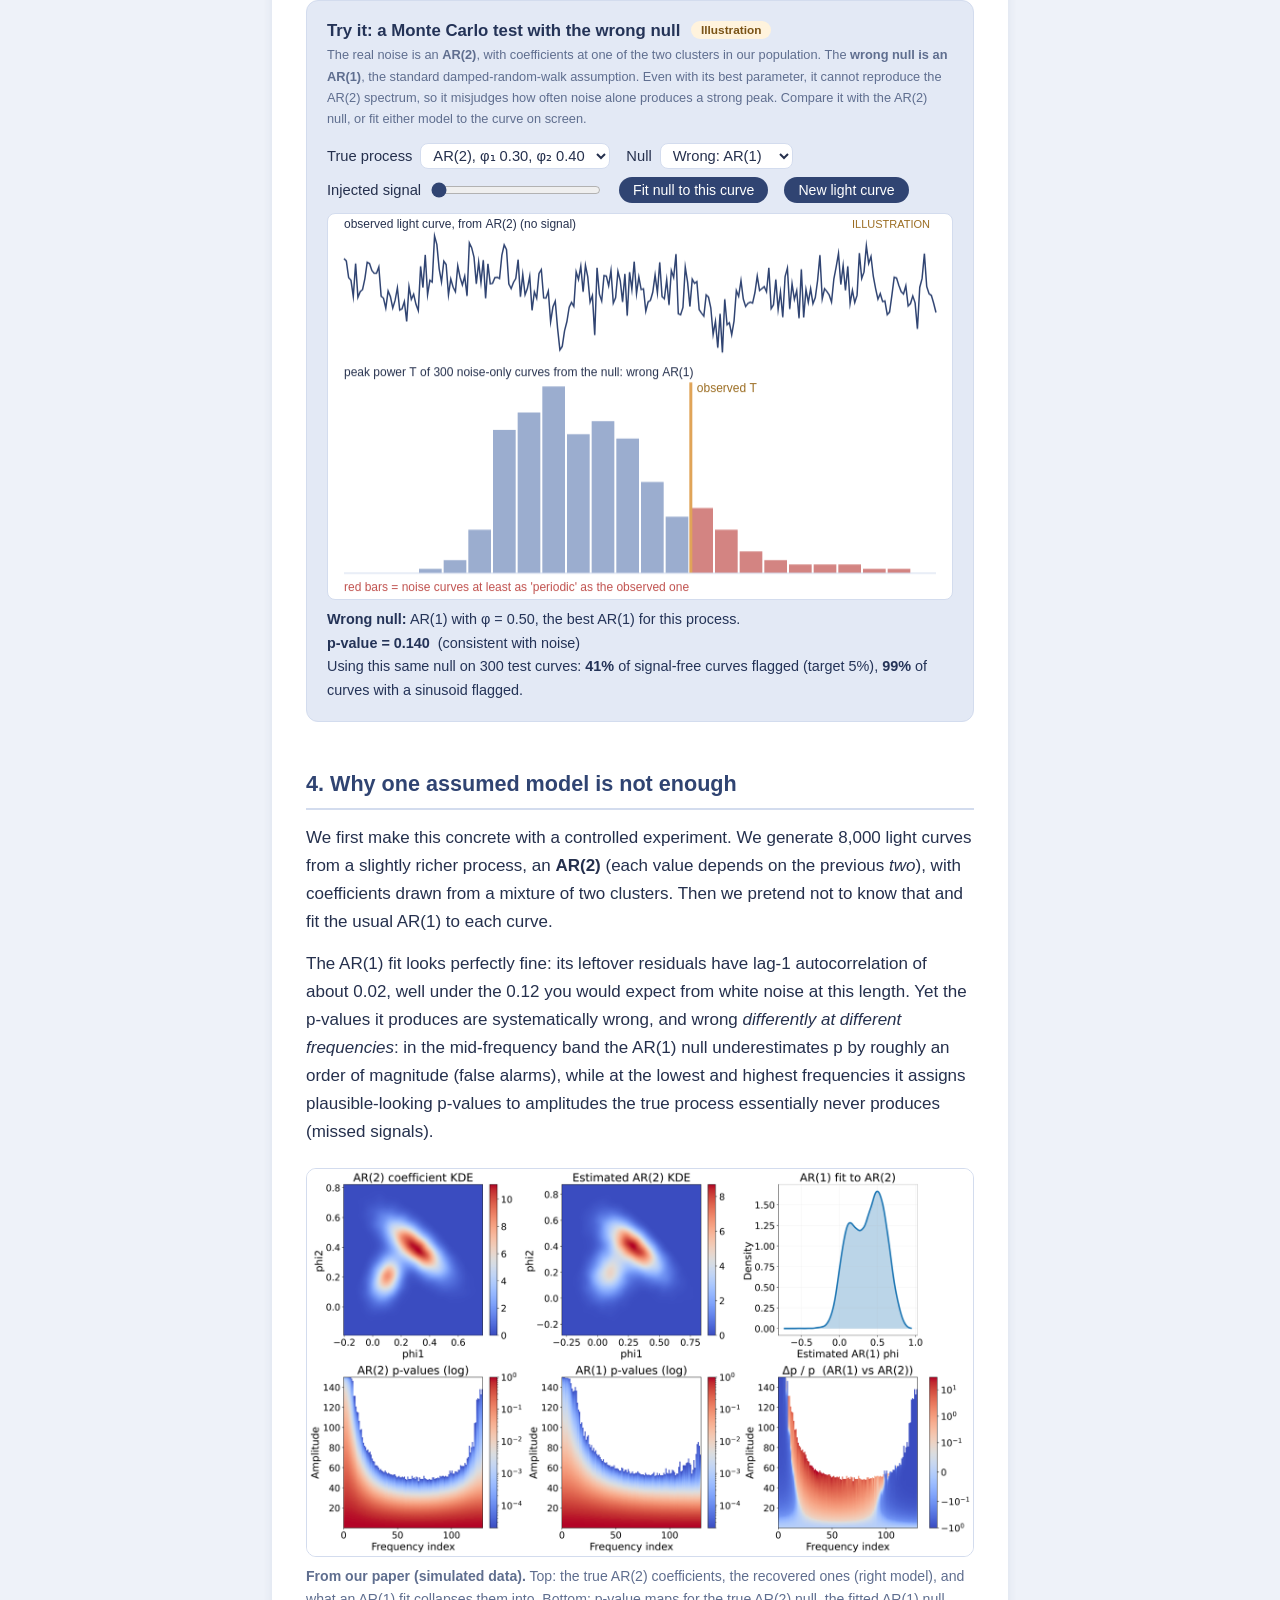
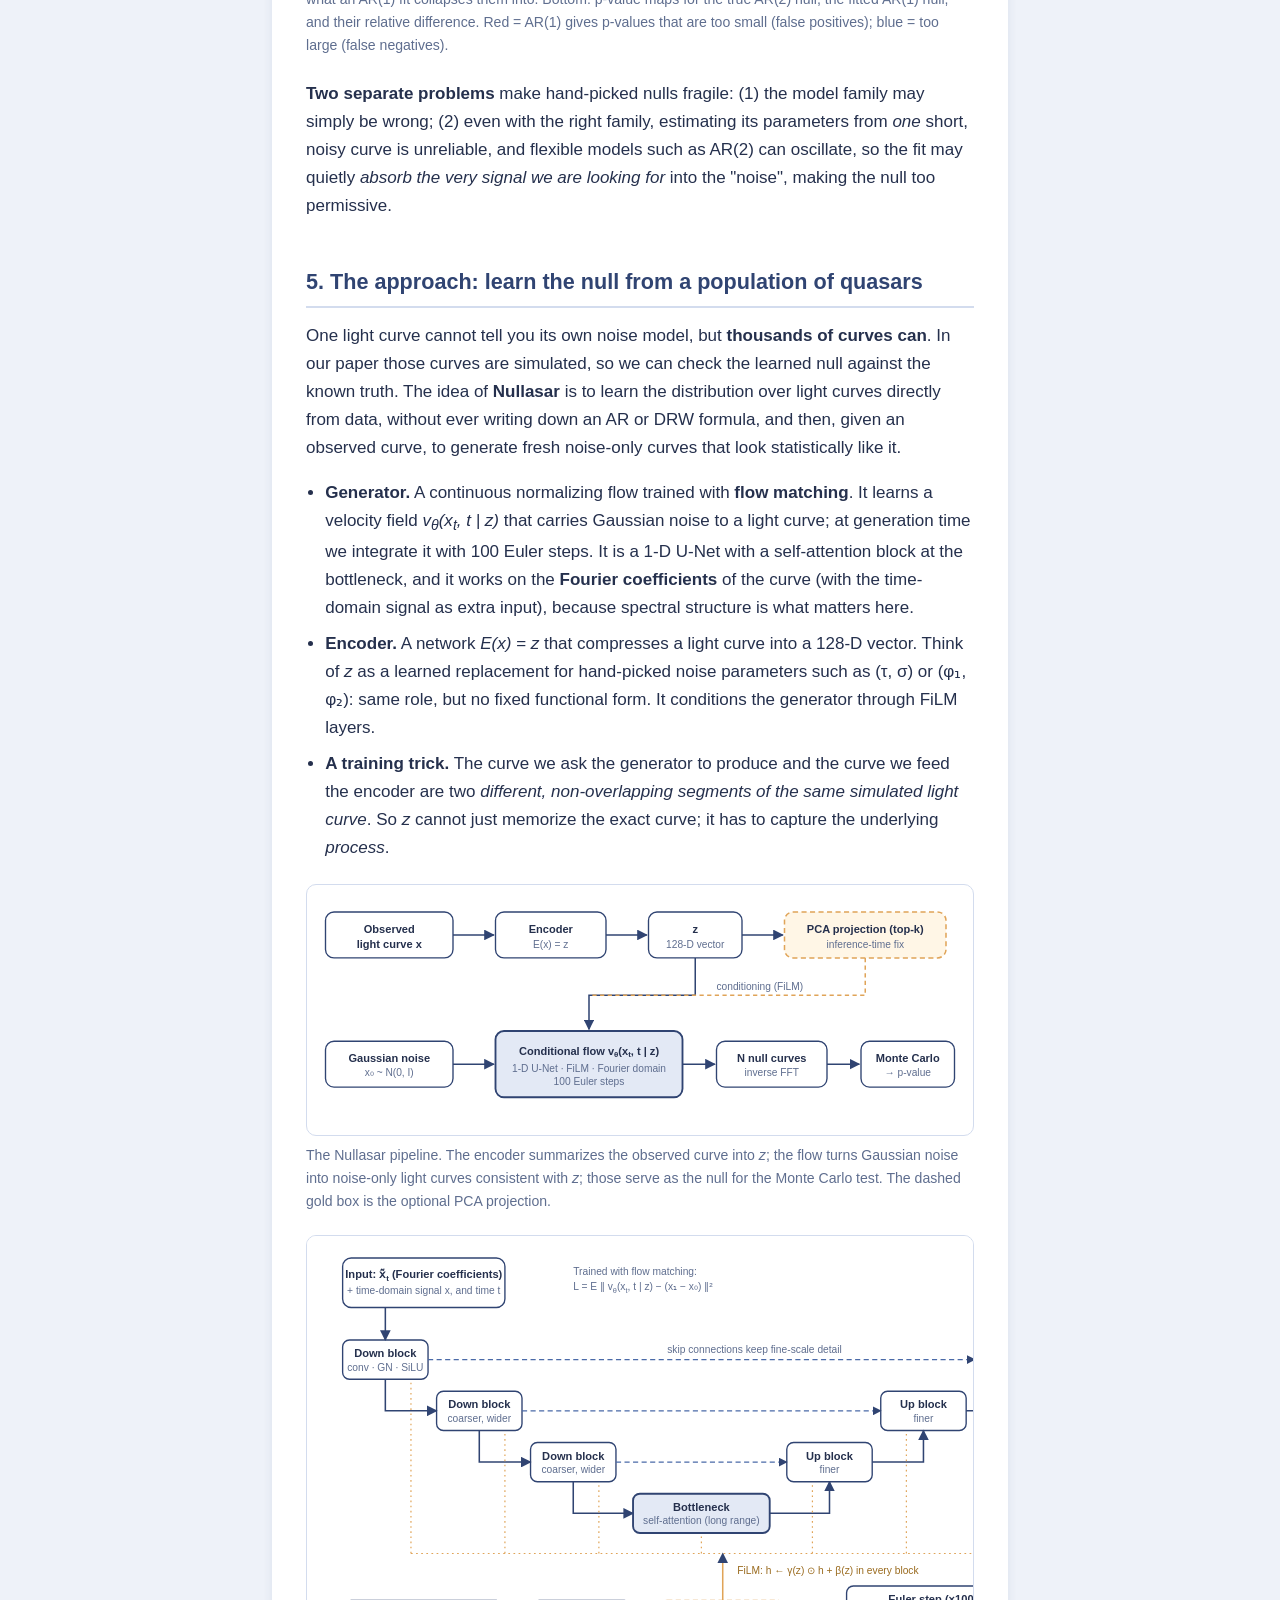
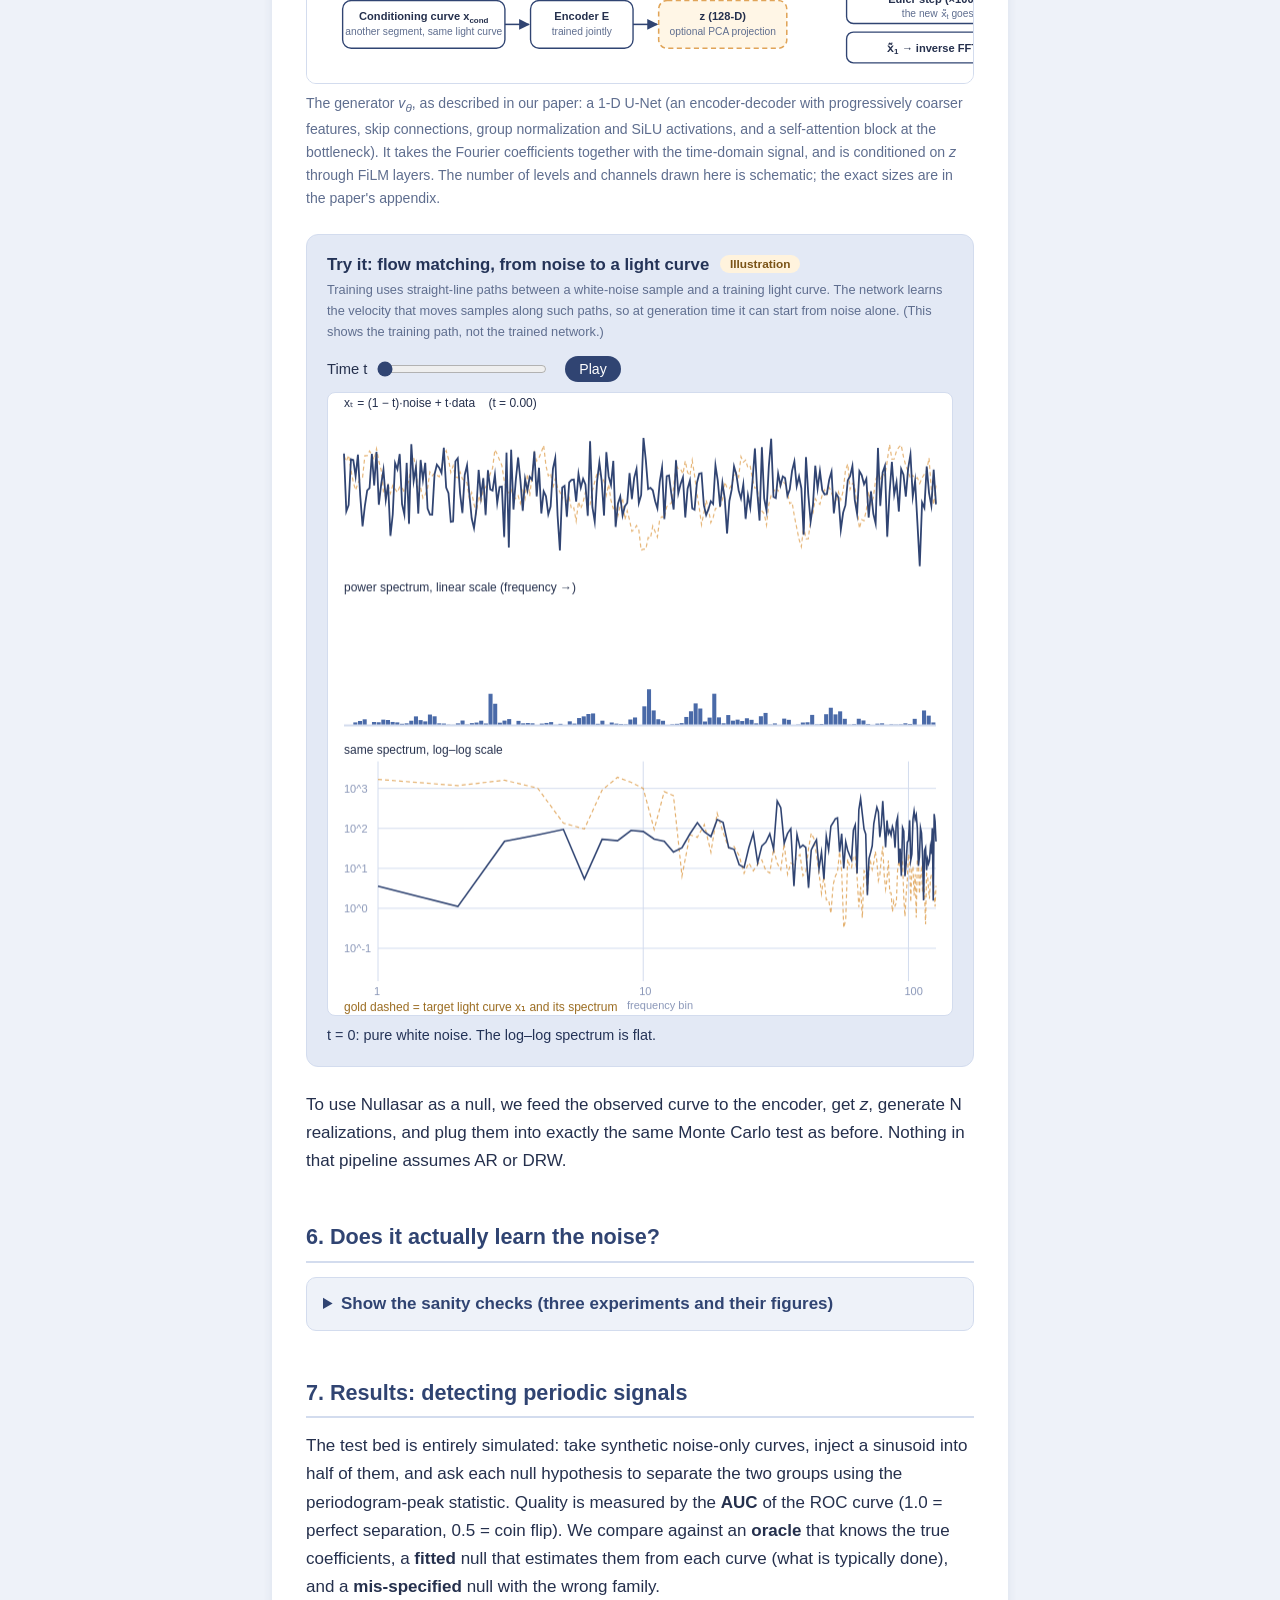
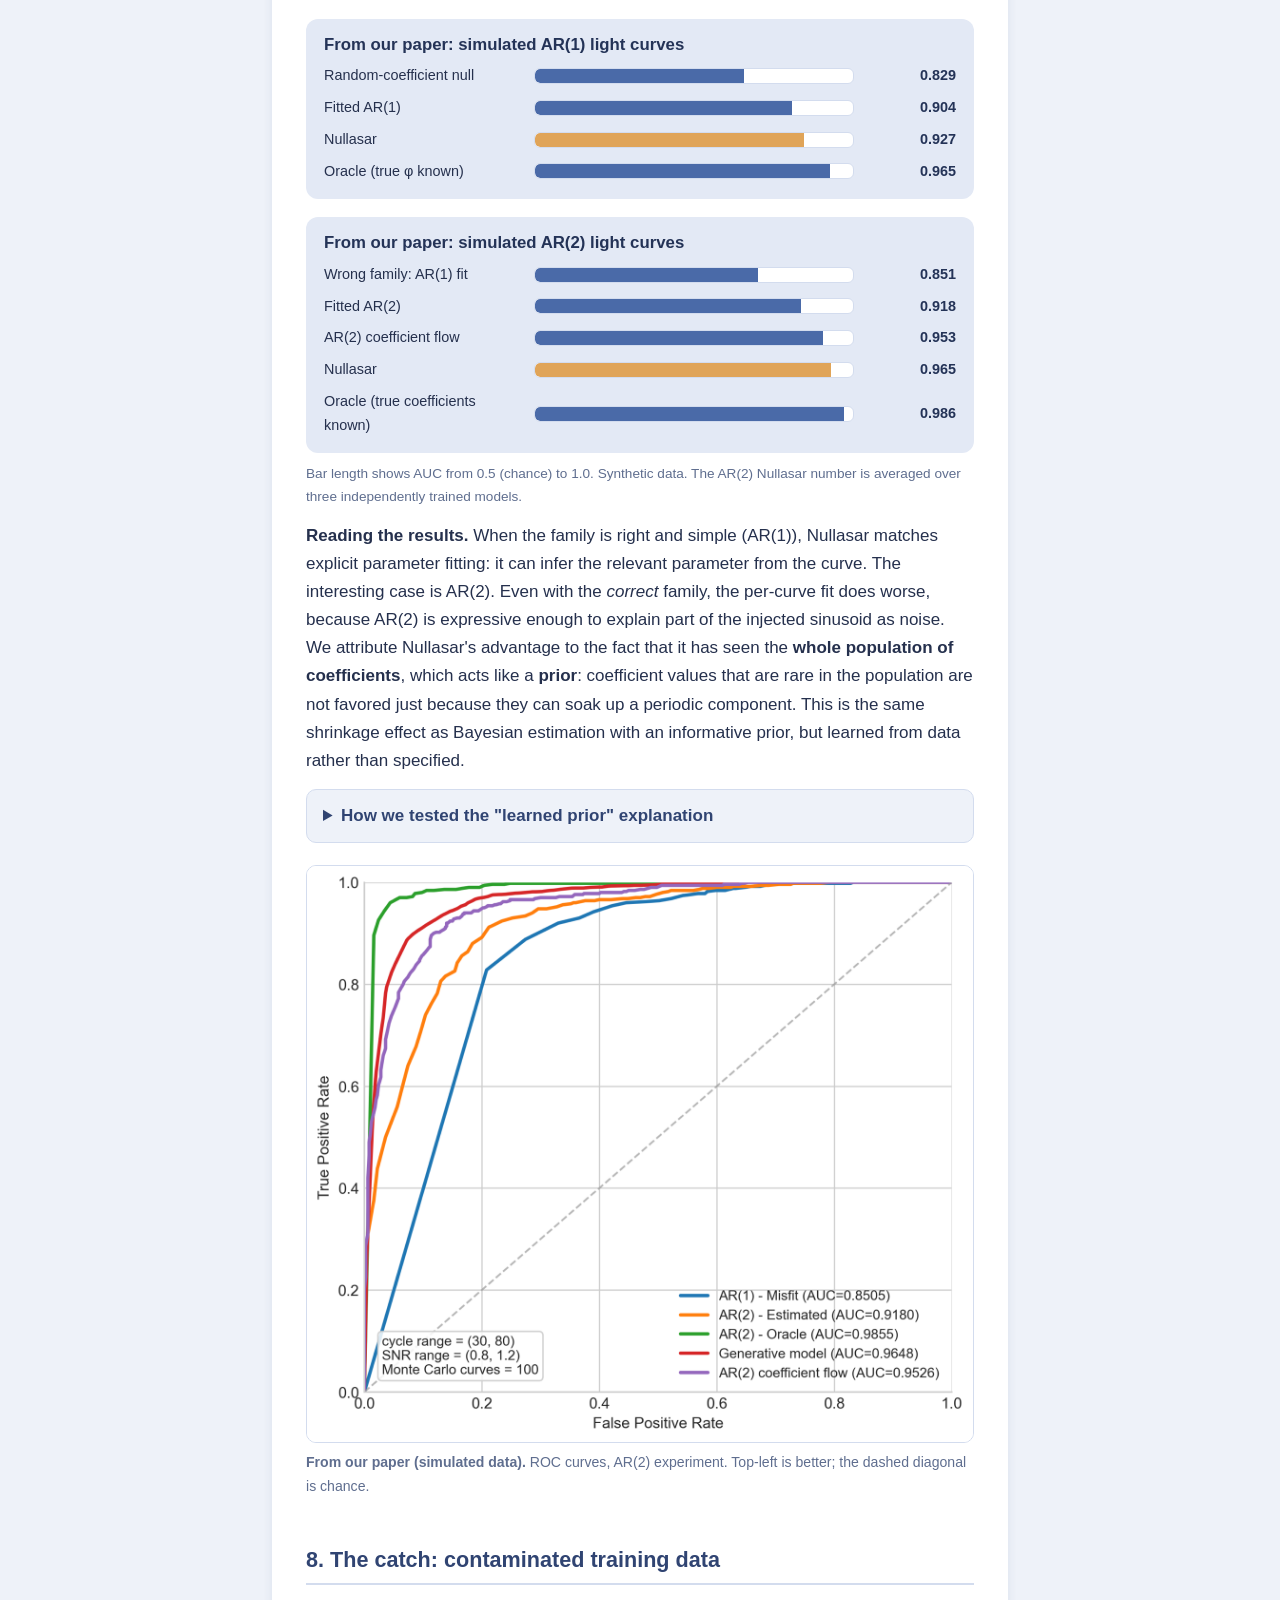
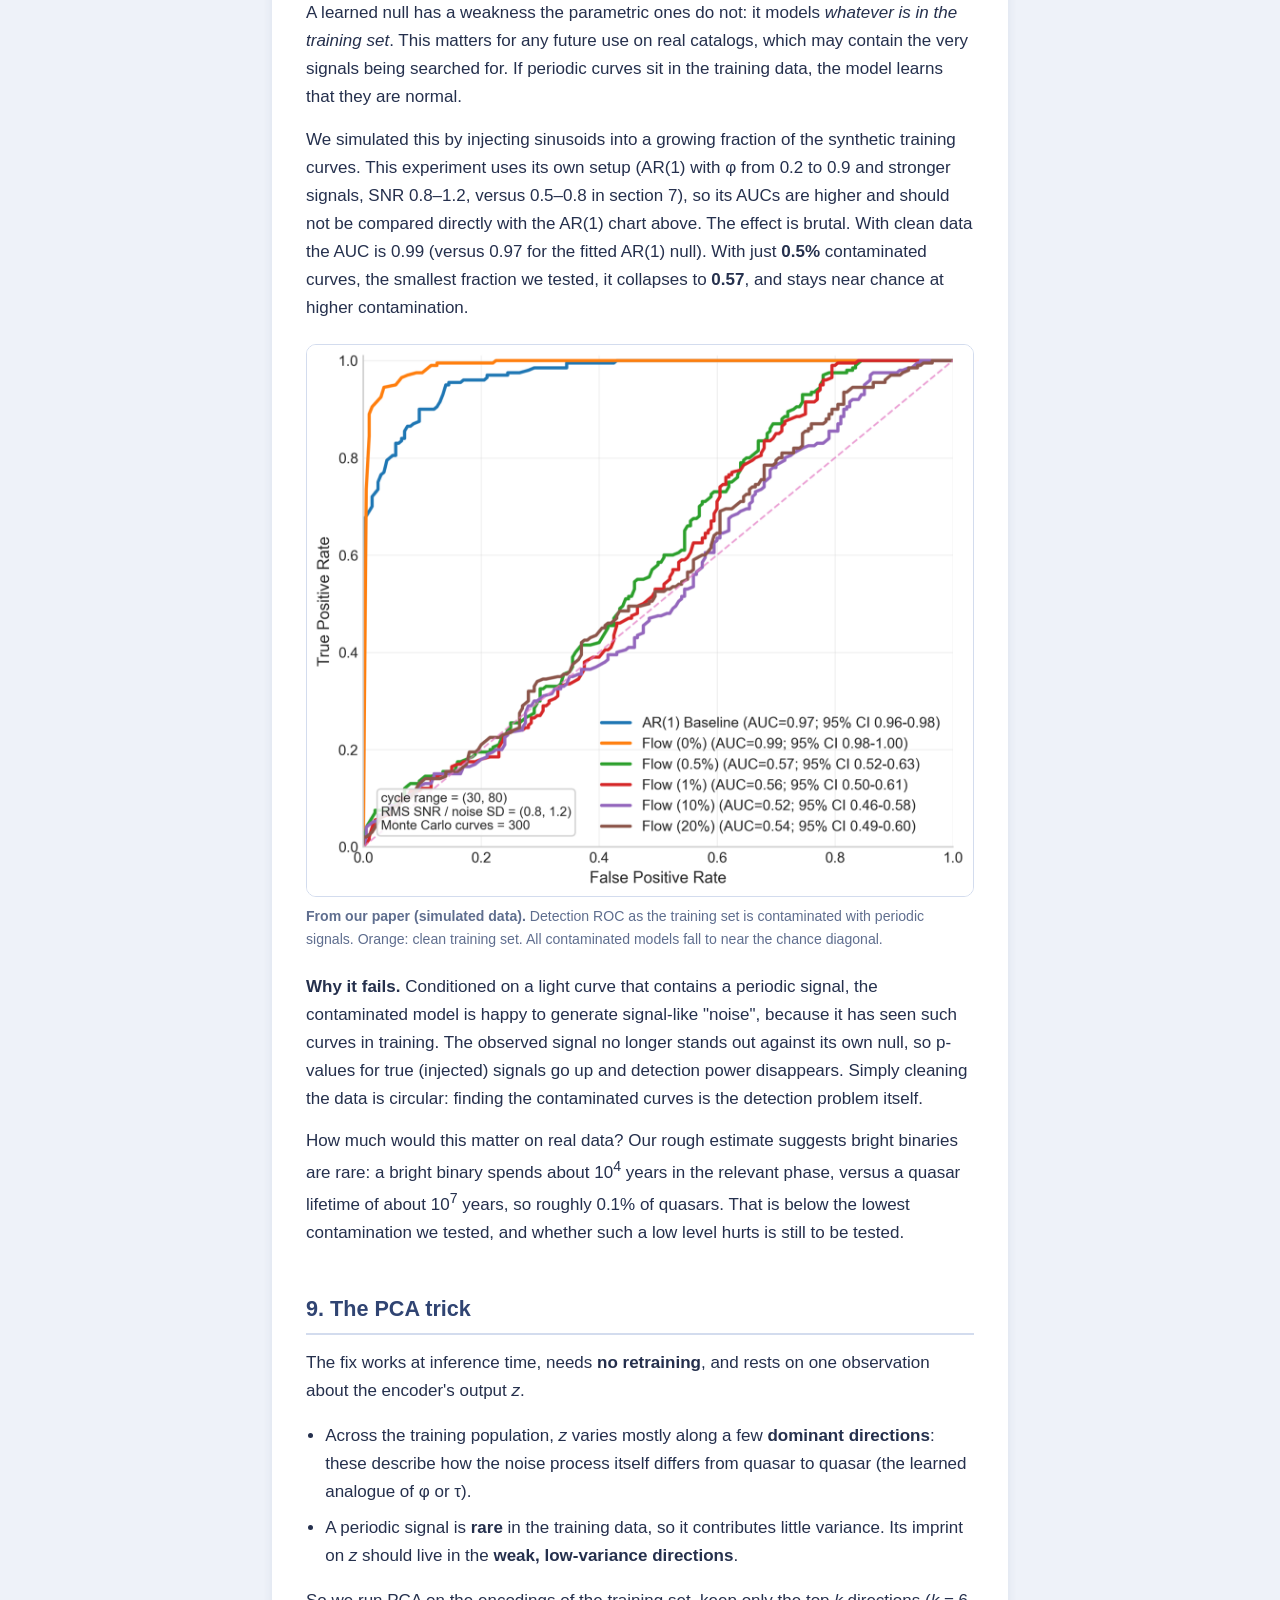
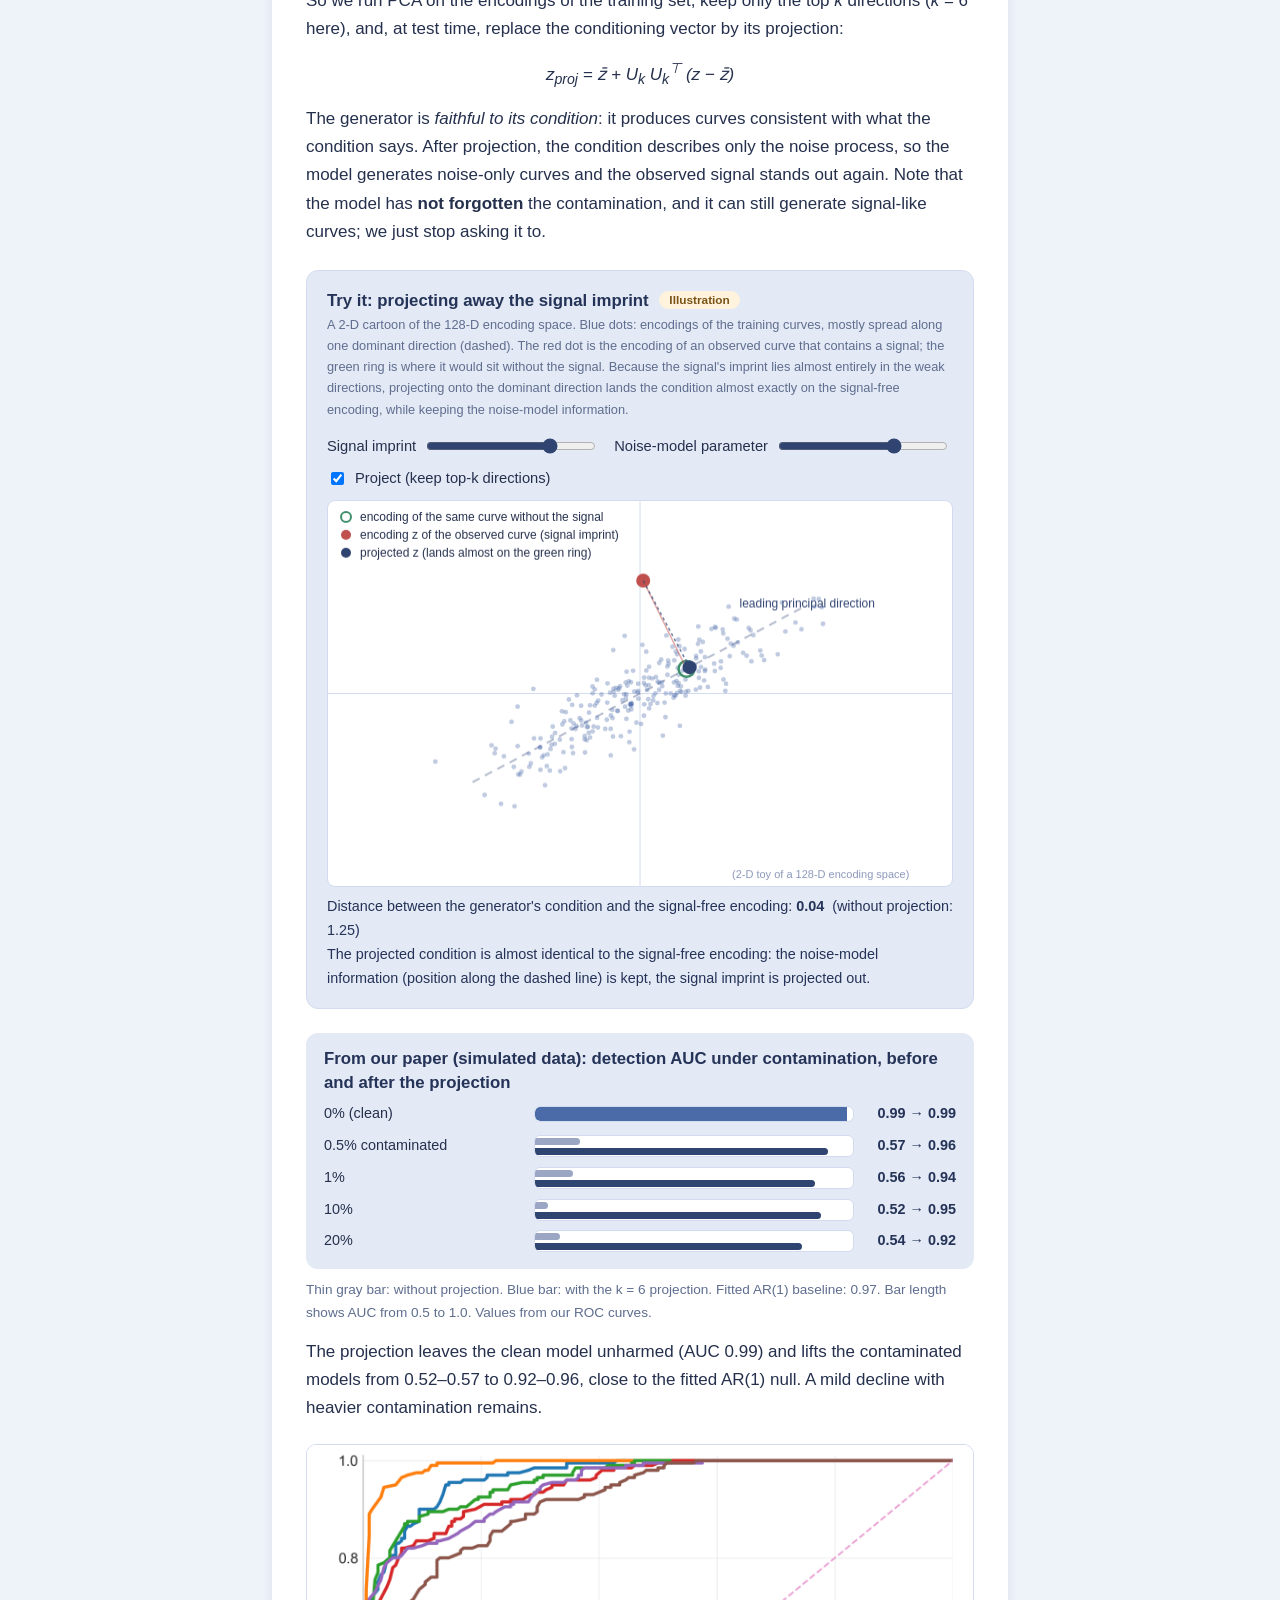
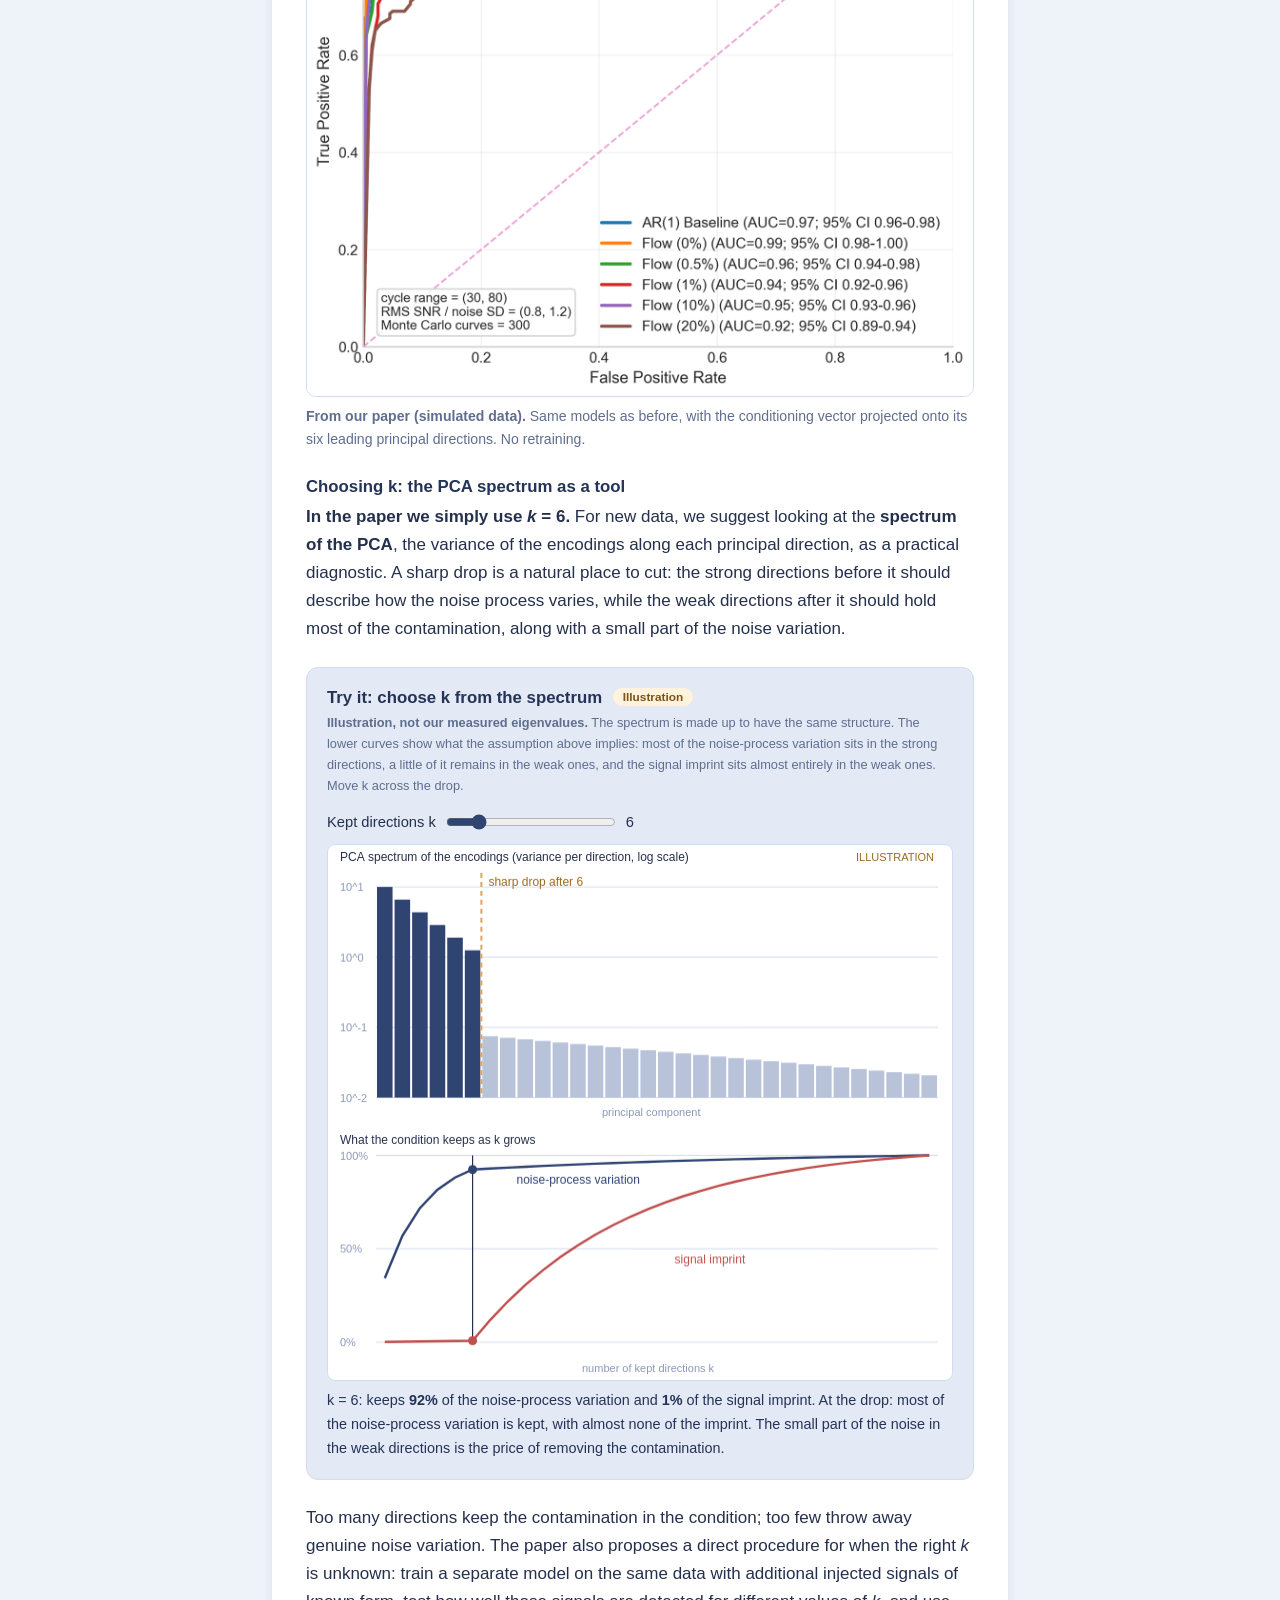
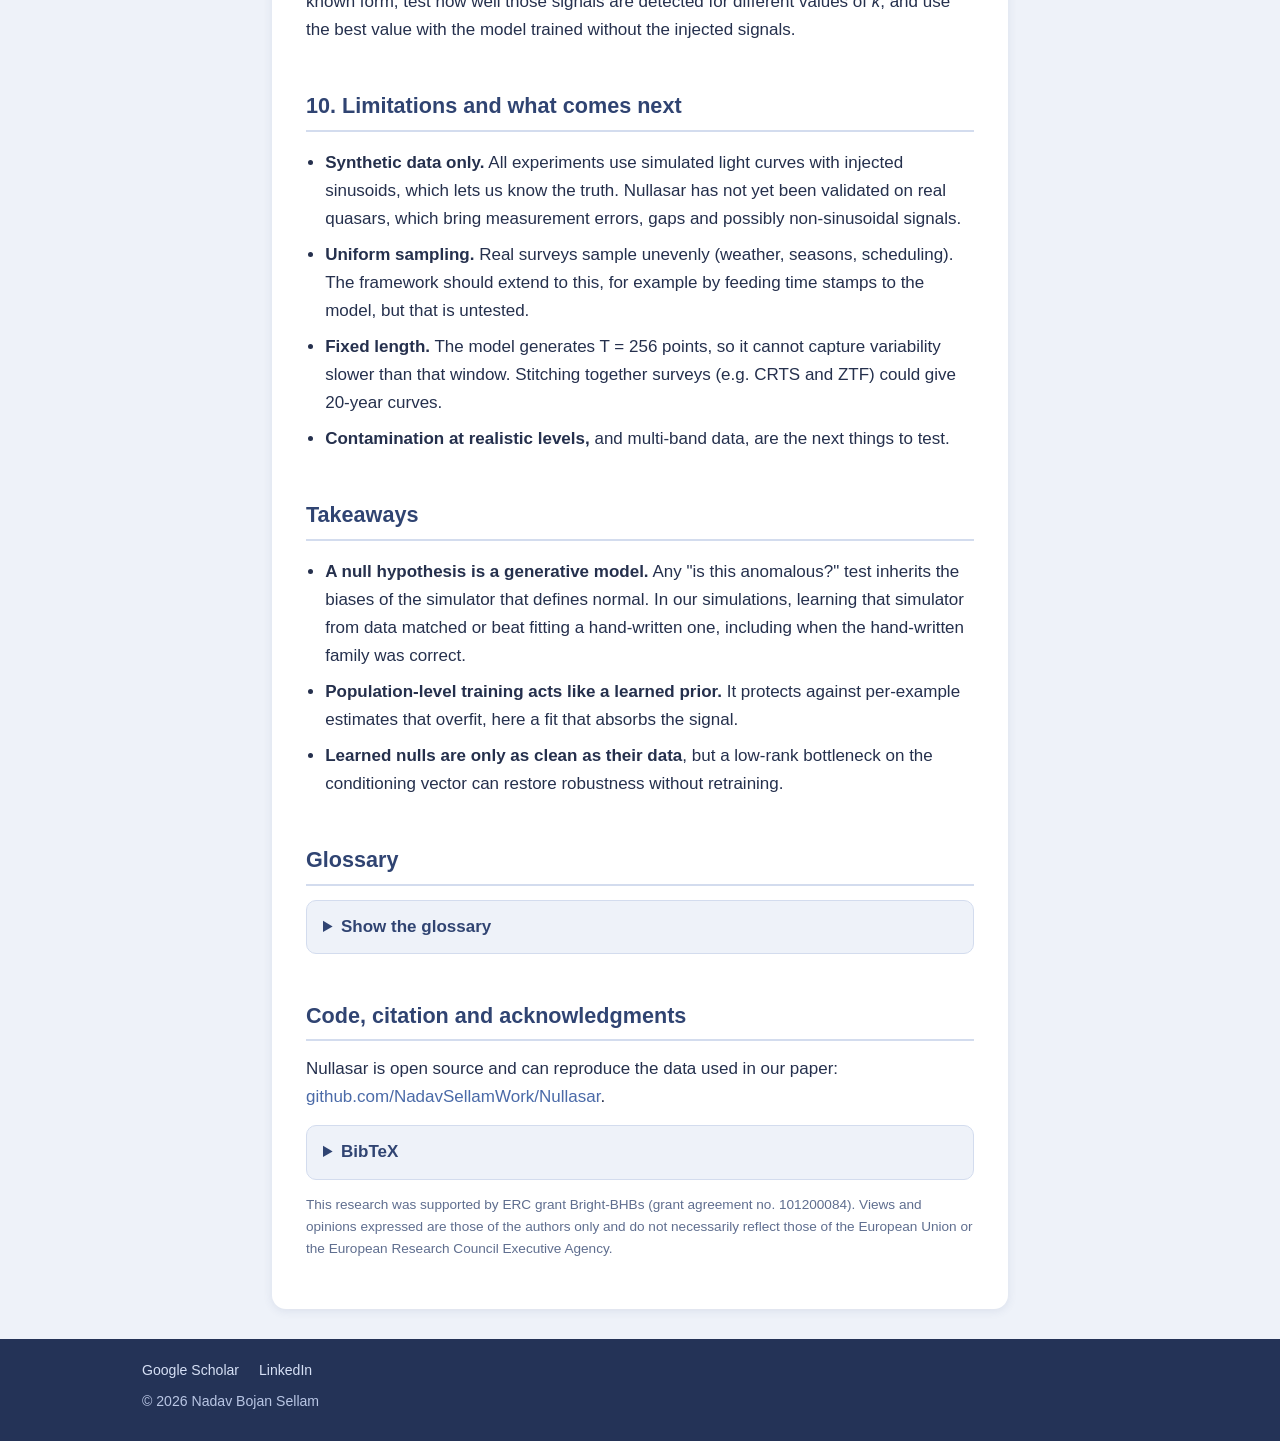
<file: publications/quasar-variability/index.html>
<!DOCTYPE html>
<html lang="en">
  <head>
    <meta charset="UTF-8" />
    <meta name="viewport" content="width=device-width, initial-scale=1.0" />
    <title>Moving Beyond the DRW Model: Learning Quasar Variability with Generative Models · Nadav Bojan Sellam</title>
    <link rel="stylesheet" href="../../style.css" />
  </head>
  <body>
    <a class="skip" href="#main">Skip to content</a>
    <header class="site">
      <div class="wrap">
        <a class="brand" href="../../">Nadav Bojan Sellam</a>
        <nav aria-label="Primary">
          <a href="../../#about">About</a>
          <a href="../../cv/">CV</a>
          <a href="../../publications/" aria-current="page">Publications</a>
        </nav>
      </div>
    </header>

    <main id="main" class="wrap narrow">
      <a class="back" href="../">← All publications</a>
      <article class="article">
        <div class="badges"><span class="badge">arXiv 2026</span></div>
        <h1 style="margin-top:10px">Moving Beyond the DRW Model: Learning Quasar Variability with Generative Models</h1>
        <p class="authors"><span class="me">Nadav Bojan Sellam</span>, Kevin Park, Alex Bronstein, Zoltán Haiman</p>
        
        <div class="pl"><a href="https://arxiv.org/abs/2611.15040" target="_blank" rel="noreferrer">arXiv</a><a href="https://github.com/NadavSellamWork/Nullasar" target="_blank" rel="noreferrer">Code</a></div>

      <div class="callout"><strong>In short.</strong> One way to search for pairs of supermassive black holes rests on an assumption: that a binary would make a distant quasar's brightness vary periodically. But quasars are noisy on their own, and that noise can mimic a periodic signal, so any detection depends on a model of "noise only", the <em>null hypothesis</em>. We ask what happens if that null is <strong>learned</strong> with a generative model, <strong>Nullasar</strong>, instead of hand-picked. On simulated data it <strong>matches</strong> a fitted AR(1) when AR(1) is the true noise (AUC 0.93 vs 0.90) and <strong>improves</strong> on a fitted AR(2) when the noise is AR(2) (0.965 vs 0.918). Its main pitfall is contaminated training data, which a PCA projection largely fixes (0.52–0.57 → 0.92–0.96).</div>
      <p class="note">All experiments use synthetic light curves with injected sinusoids; we do not analyze real quasars or claim a detection. Demos marked <span class="badge">Illustration</span> are simplified toys. Our results are in the figures marked <strong>From our paper</strong> and the AUC charts.</p>
      <nav class="toc" aria-label="On this page">
        <a href="#s1">The problem</a><a href="#s2">Noise</a><a href="#s3">Null &amp; p-values</a><a href="#s4">Why one model fails</a><a href="#s5">Nullasar</a><a href="#s6">Sanity checks</a><a href="#s7">Results</a><a href="#s8">Contamination</a><a href="#s9">PCA trick</a><a href="#s10">Limitations</a><a href="#cite">Code &amp; cite</a>
      </nav>

      <h2 id="s1">1. The problem: one blurry dot, two black holes?</h2>
      <p>At the center of most large galaxies sits a <strong>supermassive black hole</strong>, millions to billions of times the mass of the Sun. When it swallows gas it glows brighter than all the stars of its galaxy; we call it a <strong>quasar</strong>. When two galaxies merge, their black holes should sink to the middle and end up orbiting each other as a <strong>binary</strong>, only light-years apart, before eventually colliding.</p>
      <p>Finding these binaries matters for understanding how galaxies and black holes grow, and for the gravitational waves they will emit. The difficulty is distance. These systems are billions of light-years away, and the two black holes are far too close together for any telescope to see them as separate. <strong>All we get is a single point of light.</strong></p>
      <p>What we can do is watch that point for years. Sky surveys (ZTF, CRTS, and soon the Rubin Observatory) record its brightness every few days, giving a <strong>light curve</strong>: one noisy 1-D time series per quasar. <strong>Assuming</strong> a binary's orbit would modulate the brightness periodically, which is the working assumption behind these searches and of our paper, the question becomes a signal-processing one:</p>
      <div class="callout">Given a <em>single</em> noisy time series, is there a periodic component inside it? Under that assumption: no period suggests one black hole, a period suggests two.</div>

      <div class="demo">
        <h3>Zoom out: from two black holes to a point of light <span class="badge">Illustration</span></h3>
        <p class="tagline">Left: one black hole. Right: two black holes orbiting each other. Under each, the brightness we would record. The curves are illustrative and build in the assumption that a binary produces a periodic signal: up close, the single one is steady and the binary pulses with its orbit. Fly away from them, and both shrink to the same point of light while noise piles into the signal, until it is hard to tell which curve is the periodic one. (Rendered live: light rays are bent around each black hole with an approximate general-relativity ray tracer. The disks and brightness curves are stylized.)</p>
        <div class="ctrl">
          <label>Camera distance <input id="b-d" type="range" min="0" max="100" value="0" /></label>
          <button id="b-fly" type="button">Fly away</button>
          <button id="b-play" type="button">Pause</button>
          <button id="b-reset" type="button">Reset</button>
        </div>
        <canvas id="b-canvas" role="img" aria-label="Two side-by-side animations, a single black hole and a binary of two orbiting black holes, with their light curves underneath. As the camera moves away both become a single point and noise hides the binary's periodic signal." width="700" height="420"></canvas>
        <div class="readout" aria-live="polite" id="b-read"></div>
      </div>

      <h2 id="s2">2. The catch: quasars are noisy by themselves</h2>
      <p>Even a lone black hole flickers. Its brightness drifts up and down at random, through processes in the accretion disk that are still not precisely understood. The standard description is the <strong>damped random walk (DRW)</strong>. In ML terms it is an <strong>AR(1) process</strong>: each value is a fraction of the previous one plus fresh Gaussian noise,</p>
      <p style="text-align:center"><em>x<sub>t</sub> = φ · x<sub>t−1</sub> + ε<sub>t</sub></em></p>
      <p>with φ close to 1 meaning long memory. This is "red noise": slow fluctuations carry most of the power. And slow random fluctuations look a lot like a few cycles of a sine wave. That is exactly the trap: <strong>a wobbly light curve is not, by itself, evidence of a binary</strong>, because pure noise wobbles too. It happens often enough that re-analyses with more careful noise models have cast doubt on many published candidates; one study found 33 candidates from one survey were statistically insignificant under a different null.</p>

      <h2 id="s3">3. Null hypotheses, p-values, and the Monte Carlo test</h2>
      <p>For readers from ML, here is the whole statistical machinery, which will be familiar from anomaly detection:</p>
      <ul class="plain">
        <li><strong>Null hypothesis H<sub>0</sub>:</strong> "this light curve contains only stochastic noise, with no periodic signal". That noise is described by a simulator we can sample from.</li>
        <li><strong>Test statistic T:</strong> how "periodic" does the curve look? We take the <strong>highest peak of its periodogram</strong> (the power spectrum from the Fourier transform), which does not require knowing the period in advance.</li>
        <li><strong>p-value:</strong> the probability that noise alone produces a peak at least this high. We estimate it by <strong>Monte Carlo</strong>: simulate N noise-only curves from the null, compute T for each, and count how many beat the observed one (<em>p = (b + 1) / (N + 1)</em>). A small p means "very unlikely to be noise", so it is flagged as a periodic candidate (and, under the assumption above, a possible binary).</li>
      </ul>
      <p>Notice what this means: the answer is only as good as the <strong>noise simulator</strong>. The null hypothesis is a generative model, and it decides what counts as "normal". Try it below: the data stay the same, and you choose the noise model used for the test.</p>

      <div class="demo">
        <h3>Try it: a Monte Carlo test with the wrong null <span class="badge">Illustration</span></h3>
        <p class="tagline">The real noise is an <strong>AR(2)</strong>, with coefficients at one of the two clusters in our population. The <strong>wrong null is an AR(1)</strong>, the standard damped-random-walk assumption. Even with its best parameter, it cannot reproduce the AR(2) spectrum, so it misjudges how often noise alone produces a strong peak. Compare it with the AR(2) null, or fit either model to the curve on screen.</p>
        <div class="ctrl">
          <label>True process <select id="n-proc"><option value="main">AR(2), φ₁ 0.30, φ₂ 0.40</option><option value="small">AR(2), φ₁ 0.10, φ₂ 0.20</option></select></label>
          <label>Null <select id="n-model"><option value="ar1">Wrong: AR(1)</option><option value="ar2">Correct: AR(2)</option></select></label>
          <label>Injected signal <input id="n-snr" type="range" min="0" max="12" value="0" /></label>
          <button id="n-fit" type="button">Fit null to this curve</button>
          <button id="n-new" type="button">New light curve</button>
        </div>
        <canvas id="n-canvas" role="img" aria-label="Observed light curve above, and a histogram of the peak periodogram power of simulated noise-only curves below, with the observed value marked." width="700" height="434"></canvas>
        <div class="readout" aria-live="polite" id="n-read"></div>
      </div>

      <h2 id="s4">4. Why one assumed model is not enough</h2>
      <p>We first make this concrete with a controlled experiment. We generate 8,000 light curves from a slightly richer process, an <strong>AR(2)</strong> (each value depends on the previous <em>two</em>), with coefficients drawn from a mixture of two clusters. Then we pretend not to know that and fit the usual AR(1) to each curve.</p>
      <p>The AR(1) fit looks perfectly fine: its leftover residuals have lag-1 autocorrelation of about 0.02, well under the 0.12 you would expect from white noise at this length. Yet the p-values it produces are systematically wrong, and wrong <em>differently at different frequencies</em>: in the mid-frequency band the AR(1) null underestimates p by roughly an order of magnitude (false alarms), while at the lowest and highest frequencies it assigns plausible-looking p-values to amplitudes the true process essentially never produces (missed signals).</p>
      <figure><img src="../../assets/quasar/misspec.png" alt="Null hypothesis misspecification figure" loading="lazy" /><figcaption><strong>From our paper (simulated data).</strong> Top: the true AR(2) coefficients, the recovered ones (right model), and what an AR(1) fit collapses them into. Bottom: p-value maps for the true AR(2) null, the fitted AR(1) null, and their relative difference. Red = AR(1) gives p-values that are too small (false positives); blue = too large (false negatives).</figcaption></figure>
      <p><strong>Two separate problems</strong> make hand-picked nulls fragile: (1) the model family may simply be wrong; (2) even with the right family, estimating its parameters from <em>one</em> short, noisy curve is unreliable, and flexible models such as AR(2) can oscillate, so the fit may quietly <em>absorb the very signal we are looking for</em> into the "noise", making the null too permissive.</p>

      <h2 id="s5">5. The approach: learn the null from a population of quasars</h2>
      <p>One light curve cannot tell you its own noise model, but <strong>thousands of curves can</strong>. In our paper those curves are simulated, so we can check the learned null against the known truth. The idea of <strong>Nullasar</strong> is to learn the distribution over light curves directly from data, without ever writing down an AR or DRW formula, and then, given an observed curve, to generate fresh noise-only curves that look statistically like it.</p>
      <ul class="plain">
        <li><strong>Generator.</strong> A continuous normalizing flow trained with <strong>flow matching</strong>. It learns a velocity field <em>v<sub>θ</sub>(x<sub>t</sub>, t | z)</em> that carries Gaussian noise to a light curve; at generation time we integrate it with 100 Euler steps. It is a 1-D U-Net with a self-attention block at the bottleneck, and it works on the <strong>Fourier coefficients</strong> of the curve (with the time-domain signal as extra input), because spectral structure is what matters here.</li>
        <li><strong>Encoder.</strong> A network <em>E(x) = z</em> that compresses a light curve into a 128-D vector. Think of <em>z</em> as a learned replacement for hand-picked noise parameters such as (τ, σ) or (φ₁, φ₂): same role, but no fixed functional form. It conditions the generator through FiLM layers.</li>
        <li><strong>A training trick.</strong> The curve we ask the generator to produce and the curve we feed the encoder are two <em>different, non-overlapping segments of the same simulated light curve</em>. So <em>z</em> cannot just memorize the exact curve; it has to capture the underlying <em>process</em>.</li>
      </ul>

      <figure class="diagram"><div class="scroll"><svg viewBox="0 0 760 270" role="img" aria-label="Nullasar pipeline: an observed light curve is encoded into a vector z, optionally projected with PCA, and used to condition a flow that turns Gaussian noise into null light curves for a Monte Carlo test." width="760" height="270">
        <defs><marker id="ah" viewBox="0 0 10 10" refX="9" refY="5" markerWidth="7" markerHeight="7" orient="auto-start-reverse"><path d="M0,0 L10,5 L0,10 z" class="dg-head"/></marker></defs>
        <rect class="dg-box" x="10" y="20" width="150" height="54" rx="10"/><text class="dg-t" x="85" y="45" text-anchor="middle">Observed</text><text class="dg-t" x="85" y="62" text-anchor="middle">light curve x</text>
        <rect class="dg-box" x="210" y="20" width="130" height="54" rx="10"/><text class="dg-t" x="275" y="45" text-anchor="middle">Encoder</text><text class="dg-s" x="275" y="62" text-anchor="middle">E(x) = z</text>
        <rect class="dg-box" x="390" y="20" width="110" height="54" rx="10"/><text class="dg-t" x="445" y="45" text-anchor="middle">z</text><text class="dg-s" x="445" y="62" text-anchor="middle">128-D vector</text>
        <rect class="dg-opt" x="550" y="20" width="190" height="54" rx="10"/><text class="dg-t" x="645" y="45" text-anchor="middle">PCA projection (top-k)</text><text class="dg-s" x="645" y="62" text-anchor="middle">inference-time fix</text>
        <path class="dg-a" d="M160,47 H208" marker-end="url(#ah)"/><path class="dg-a" d="M340,47 H388" marker-end="url(#ah)"/><path class="dg-a" d="M500,47 H548" marker-end="url(#ah)"/>
        <path class="dg-a" d="M445,74 V118 H320 V158" marker-end="url(#ah)"/><path class="dg-a dg-dash" d="M645,74 V118 H320"/>
        <text class="dg-s" x="470" y="112">conditioning (FiLM)</text>
        <rect class="dg-box" x="10" y="172" width="150" height="54" rx="10"/><text class="dg-t" x="85" y="196" text-anchor="middle">Gaussian noise</text><text class="dg-s" x="85" y="213" text-anchor="middle">x₀ ~ N(0, I)</text>
        <rect class="dg-main" x="210" y="160" width="220" height="78" rx="10"/><text class="dg-t" x="320" y="188" text-anchor="middle">Conditional flow v<tspan dy="3" font-size="72%">θ</tspan><tspan dy="-3">​</tspan>(x<tspan dy="3" font-size="72%">t</tspan><tspan dy="-3">​</tspan>, t | z)</text><text class="dg-s" x="320" y="208" text-anchor="middle">1-D U-Net · FiLM · Fourier domain</text><text class="dg-s" x="320" y="224" text-anchor="middle">100 Euler steps</text>
        <rect class="dg-box" x="470" y="172" width="130" height="54" rx="10"/><text class="dg-t" x="535" y="196" text-anchor="middle">N null curves</text><text class="dg-s" x="535" y="213" text-anchor="middle">inverse FFT</text>
        <rect class="dg-box" x="640" y="172" width="110" height="54" rx="10"/><text class="dg-t" x="695" y="196" text-anchor="middle">Monte Carlo</text><text class="dg-s" x="695" y="213" text-anchor="middle">→ p-value</text>
        <path class="dg-a" d="M160,199 H208" marker-end="url(#ah)"/><path class="dg-a" d="M430,199 H468" marker-end="url(#ah)"/><path class="dg-a" d="M600,199 H638" marker-end="url(#ah)"/>
      </svg></div><figcaption>The Nullasar pipeline. The encoder summarizes the observed curve into <em>z</em>; the flow turns Gaussian noise into noise-only light curves consistent with <em>z</em>; those serve as the null for the Monte Carlo test. The dashed gold box is the optional PCA projection.</figcaption></figure>


      <figure class="diagram"><div class="scroll"><svg class="wide" viewBox="0 0 960 500" role="img" aria-label="Architecture of the generator: a one-dimensional U-Net with skip connections and a self-attention bottleneck, modulated by FiLM layers from the encoder vector z, taking Fourier coefficients plus the time-domain signal and predicting a velocity that is integrated with Euler steps." width="960" height="500">
        <defs><marker id="ah2" viewBox="0 0 10 10" refX="9" refY="5" markerWidth="7" markerHeight="7" orient="auto-start-reverse"><path d="M0,0 L10,5 L0,10 z" class="dg-head"/></marker></defs>
        <!-- input -->
        <rect class="dg-box" x="30" y="14" width="190" height="58" rx="10"/><text class="dg-t" x="125" y="38" text-anchor="middle">Input: x̃<tspan dy="3" font-size="72%">t</tspan><tspan dy="-3">​</tspan> (Fourier coefficients)</text><text class="dg-s" x="125" y="56" text-anchor="middle">+ time-domain signal x, and time t</text>
        <!-- training note -->
        <text class="dg-s" x="300" y="34">Trained with flow matching:</text><text class="dg-s" x="300" y="52">L = E ‖ v<tspan dy="3" font-size="72%">θ</tspan><tspan dy="-3">​</tspan>(x<tspan dy="3" font-size="72%">t</tspan><tspan dy="-3">​</tspan>, t | z) − (x₁ − x₀) ‖²</text>
        <!-- U-Net -->
        <rect class="dg-box" x="30" y="110" width="100" height="46" rx="8"/><text class="dg-t" x="80" y="130" text-anchor="middle">Down block</text><text class="dg-s" x="80" y="146" text-anchor="middle">conv · GN · SiLU</text>
        <rect class="dg-box" x="140" y="170" width="100" height="46" rx="8"/><text class="dg-t" x="190" y="190" text-anchor="middle">Down block</text><text class="dg-s" x="190" y="206" text-anchor="middle">coarser, wider</text>
        <rect class="dg-box" x="250" y="230" width="100" height="46" rx="8"/><text class="dg-t" x="300" y="250" text-anchor="middle">Down block</text><text class="dg-s" x="300" y="266" text-anchor="middle">coarser, wider</text>
        <rect class="dg-main" x="370" y="290" width="160" height="46" rx="8"/><text class="dg-t" x="450" y="310" text-anchor="middle">Bottleneck</text><text class="dg-s" x="450" y="326" text-anchor="middle">self-attention (long range)</text>
        <rect class="dg-box" x="550" y="230" width="100" height="46" rx="8"/><text class="dg-t" x="600" y="250" text-anchor="middle">Up block</text><text class="dg-s" x="600" y="266" text-anchor="middle">finer</text>
        <rect class="dg-box" x="660" y="170" width="100" height="46" rx="8"/><text class="dg-t" x="710" y="190" text-anchor="middle">Up block</text><text class="dg-s" x="710" y="206" text-anchor="middle">finer</text>
        <rect class="dg-box" x="770" y="110" width="100" height="46" rx="8"/><text class="dg-t" x="820" y="130" text-anchor="middle">Up block</text><text class="dg-s" x="820" y="146" text-anchor="middle">full resolution</text>
        <rect class="dg-main" x="770" y="14" width="160" height="58" rx="10"/><text class="dg-t" x="850" y="38" text-anchor="middle">Velocity v<tspan dy="3" font-size="72%">θ</tspan><tspan dy="-3">​</tspan></text><text class="dg-s" x="850" y="56" text-anchor="middle">same shape as x̃<tspan dy="3" font-size="72%">t</tspan><tspan dy="-3">​</tspan></text>
        <!-- main path -->
        <path class="dg-a" d="M80,72 V110" marker-end="url(#ah2)"/>
        <path class="dg-a" d="M80,156 V193 H140" marker-end="url(#ah2)"/>
        <path class="dg-a" d="M190,216 V253 H250" marker-end="url(#ah2)"/>
        <path class="dg-a" d="M300,276 V313 H370" marker-end="url(#ah2)"/>
        <path class="dg-a" d="M530,313 H600 V276" marker-end="url(#ah2)"/>
        <path class="dg-a" d="M650,253 H710 V216" marker-end="url(#ah2)"/>
        <path class="dg-a" d="M760,193 H820 V156" marker-end="url(#ah2)"/>
        <path class="dg-a" d="M820,110 V72" marker-end="url(#ah2)"/>
        <!-- skips -->
        <path class="dg-a dg-skip" d="M130,133 H770" marker-end="url(#ah2)"/>
        <path class="dg-a dg-skip" d="M240,193 H660" marker-end="url(#ah2)"/>
        <path class="dg-a dg-skip" d="M350,253 H550" marker-end="url(#ah2)"/>
        <text class="dg-s" x="410" y="125">skip connections keep fine-scale detail</text>
        <!-- FiLM bus -->
        <path class="dg-film" d="M110,360 H810"/>
        <path class="dg-film" d="M110,360 V156"/><path class="dg-film" d="M220,360 V216"/><path class="dg-film" d="M330,360 V276"/><path class="dg-film" d="M450,360 V336"/><path class="dg-film" d="M580,360 V276"/><path class="dg-film" d="M690,360 V216"/><path class="dg-film" d="M800,360 V156"/>
        <text class="dg-s dg-gold" x="492" y="384">FiLM: h ← γ(z) ⊙ h + β(z) in every block</text>
        <!-- conditioning branch -->
        <rect class="dg-box" x="30" y="415" width="190" height="56" rx="10"/><text class="dg-t" x="125" y="438" text-anchor="middle">Conditioning curve x<tspan dy="3" font-size="72%">cond</tspan><tspan dy="-3">​</tspan></text><text class="dg-s" x="125" y="456" text-anchor="middle">another segment, same light curve</text>
        <rect class="dg-box" x="250" y="415" width="120" height="56" rx="10"/><text class="dg-t" x="310" y="438" text-anchor="middle">Encoder E</text><text class="dg-s" x="310" y="456" text-anchor="middle">trained jointly</text>
        <rect class="dg-opt" x="400" y="415" width="150" height="56" rx="10"/><text class="dg-t" x="475" y="438" text-anchor="middle">z (128-D)</text><text class="dg-s" x="475" y="456" text-anchor="middle">optional PCA projection</text>
        <path class="dg-a" d="M220,443 H248" marker-end="url(#ah2)"/><path class="dg-a" d="M370,443 H398" marker-end="url(#ah2)"/><path class="dg-a dg-gold-line" d="M475,415 V360" marker-end="url(#ah2)"/>
        <!-- generation -->
        <path class="dg-a" d="M930,43 H950 V421 H935" marker-end="url(#ah2)"/>
        <rect class="dg-box" x="620" y="398" width="315" height="44" rx="8"/><text class="dg-t" x="777" y="418" text-anchor="middle">Euler step (×100): x̃<tspan dy="3" font-size="72%">t+Δt</tspan><tspan dy="-3">​</tspan> = x̃<tspan dy="3" font-size="72%">t</tspan><tspan dy="-3">​</tspan> + Δt · v<tspan dy="3" font-size="72%">θ</tspan><tspan dy="-3">​</tspan></text><text class="dg-s" x="777" y="434" text-anchor="middle">the new x̃<tspan dy="3" font-size="72%">t</tspan><tspan dy="-3">​</tspan> goes back into the input</text>
        <rect class="dg-box" x="620" y="452" width="315" height="36" rx="8"/><text class="dg-t" x="777" y="475" text-anchor="middle">x̃<tspan dy="3" font-size="72%">1</tspan><tspan dy="-3">​</tspan> → inverse FFT → null light curve</text>
        <path class="dg-a" d="M777,442 V452" marker-end="url(#ah2)"/>
      </svg></div><figcaption>The generator <em>v<sub>θ</sub></em>, as described in our paper: a 1-D U-Net (an encoder-decoder with progressively coarser features, skip connections, group normalization and SiLU activations, and a self-attention block at the bottleneck). It takes the Fourier coefficients together with the time-domain signal, and is conditioned on <em>z</em> through FiLM layers. The number of levels and channels drawn here is schematic; the exact sizes are in the paper's appendix.</figcaption></figure>

      <div class="demo">
        <h3>Try it: flow matching, from noise to a light curve <span class="badge">Illustration</span></h3>
        <p class="tagline">Training uses straight-line paths between a white-noise sample and a training light curve. The network learns the velocity that moves samples along such paths, so at generation time it can start from noise alone. (This shows the training path, not the trained network.)</p>
        <div class="ctrl">
          <label>Time t <input id="f-t" type="range" min="0" max="100" value="0" /></label>
          <button id="f-play" type="button">Play</button>
        </div>
        <canvas id="f-canvas" role="img" aria-label="A light curve morphing from white noise to a red-noise light curve as time t increases, with its power spectrum below on a linear scale and again on a log-log scale." width="700" height="700"></canvas>
        <div class="readout" aria-live="polite" id="f-read"></div>
      </div>

      <p>To use Nullasar as a null, we feed the observed curve to the encoder, get <em>z</em>, generate N realizations, and plug them into exactly the same Monte Carlo test as before. Nothing in that pipeline assumes AR or DRW.</p>

      <h2 id="s6">6. Does it actually learn the noise?</h2>
      <details class="more"><summary>Show the sanity checks (three experiments and their figures)</summary>
      <p>Before using it for detection, we checked what the model really captures, on synthetic data where the truth is known.</p>
      <ul class="plain">
        <li><strong>Beyond the power spectrum.</strong> We built two datasets with identical average power spectra but different distributions of Fourier amplitudes (Rayleigh vs. uniform). A model that only learned the spectrum could not tell them apart. Nullasar reproduces both, so it learns <em>higher-order</em> statistics.</li>
        <li><strong>Population structure.</strong> Trained on AR(2) curves, its samples recover the correlated distribution of AR(2) coefficients, without being told the AR(2) form.</li>
        <li><strong>Conditional generation.</strong> Given a single curve, it generates new curves whose estimated coefficients follow those of the conditioning curve, with accuracy comparable to fitting the correct model.</li>
      </ul>
      <figure><img src="../../assets/quasar/psd.png" alt="Average PSDs of generated light curves" loading="lazy" /><figcaption><strong>From our paper (simulated data).</strong> Average power spectra of generated curves match the target for both amplitude distributions: the two datasets are indistinguishable at the level of the spectrum alone.</figcaption></figure>
      <figure><img src="../../assets/quasar/yw.png" alt="AR(2) coefficient distribution recovered" loading="lazy" /><figcaption><strong>From our paper (simulated data).</strong> Distribution of AR(2) coefficients fitted to generated curves versus the true distribution.</figcaption></figure>
      <figure><img src="../../assets/quasar/conditional.png" alt="Conditional generation accuracy" loading="lazy" /><figcaption><strong>From our paper (simulated data).</strong> Conditional generation: the estimated coefficient of generated curves tracks the coefficient of the curve it was conditioned on (dashed = ideal).</figcaption></figure>
      </details>

      <h2 id="s7">7. Results: detecting periodic signals</h2>
      <p>The test bed is entirely simulated: take synthetic noise-only curves, inject a sinusoid into half of them, and ask each null hypothesis to separate the two groups using the periodogram-peak statistic. Quality is measured by the <strong>AUC</strong> of the ROC curve (1.0 = perfect separation, 0.5 = coin flip). We compare against an <strong>oracle</strong> that knows the true coefficients, a <strong>fitted</strong> null that estimates them from each curve (what is typically done), and a <strong>mis-specified</strong> null with the wrong family.</p>

      <div class="bars">
        <h3>From our paper: simulated AR(1) light curves</h3>
        <div class="bar"><span>Random-coefficient null</span><div class="track"><i style="width:65.8%"></i></div><b>0.829</b></div>
        <div class="bar"><span>Fitted AR(1)</span><div class="track"><i style="width:80.8%"></i></div><b>0.904</b></div>
        <div class="bar hot"><span>Nullasar</span><div class="track"><i style="width:84.6%"></i></div><b>0.927</b></div>
        <div class="bar"><span>Oracle (true φ known)</span><div class="track"><i style="width:92.9%"></i></div><b>0.965</b></div>
      </div>
      <div class="bars">
        <h3>From our paper: simulated AR(2) light curves</h3>
        <div class="bar"><span>Wrong family: AR(1) fit</span><div class="track"><i style="width:70.1%"></i></div><b>0.851</b></div>
        <div class="bar"><span>Fitted AR(2)</span><div class="track"><i style="width:83.6%"></i></div><b>0.918</b></div>
        <div class="bar"><span>AR(2) coefficient flow</span><div class="track"><i style="width:90.5%"></i></div><b>0.953</b></div>
        <div class="bar hot"><span>Nullasar</span><div class="track"><i style="width:92.96%"></i></div><b>0.965</b></div>
        <div class="bar"><span>Oracle (true coefficients known)</span><div class="track"><i style="width:97.1%"></i></div><b>0.986</b></div>
      </div>
      <p class="note">Bar length shows AUC from 0.5 (chance) to 1.0. Synthetic data. The AR(2) Nullasar number is averaged over three independently trained models.</p>

      <p><strong>Reading the results.</strong> When the family is right and simple (AR(1)), Nullasar matches explicit parameter fitting: it can infer the relevant parameter from the curve. The interesting case is AR(2). Even with the <em>correct</em> family, the per-curve fit does worse, because AR(2) is expressive enough to explain part of the injected sinusoid as noise. We attribute Nullasar's advantage to the fact that it has seen the <strong>whole population of coefficients</strong>, which acts like a <strong>prior</strong>: coefficient values that are rare in the population are not favored just because they can soak up a periodic component. This is the same shrinkage effect as Bayesian estimation with an informative prior, but learned from data rather than specified.</p>
      <details class="more"><summary>How we tested the "learned prior" explanation</summary>
        <p>We tested that interpretation with an explicit ablation, an <em>AR(2) coefficient flow</em>: a small separate flow that outputs the posterior over (φ₁, φ₂) given a curve, weighted by how common each pair is in the population, from which we simulate AR(2) nulls. It lands close to Nullasar (0.953 vs 0.965) and well above per-curve fitting. This is consistent with the "learned prior" explanation; it is evidence for it, not a proof.</p>
      </details>
      <figure><img src="../../assets/quasar/ar2roc.png" alt="ROC curves for the AR(2) detection experiment" loading="lazy" /><figcaption><strong>From our paper (simulated data).</strong> ROC curves, AR(2) experiment. Top-left is better; the dashed diagonal is chance.</figcaption></figure>

      <h2 id="s8">8. The catch: contaminated training data</h2>
      <p>A learned null has a weakness the parametric ones do not: it models <em>whatever is in the training set</em>. This matters for any future use on real catalogs, which may contain the very signals being searched for. If periodic curves sit in the training data, the model learns that they are normal.</p>
      <p>We simulated this by injecting sinusoids into a growing fraction of the synthetic training curves. This experiment uses its own setup (AR(1) with φ from 0.2 to 0.9 and stronger signals, SNR 0.8–1.2, versus 0.5–0.8 in section 7), so its AUCs are higher and should not be compared directly with the AR(1) chart above. The effect is brutal. With clean data the AUC is 0.99 (versus 0.97 for the fitted AR(1) null). With just <strong>0.5%</strong> contaminated curves, the smallest fraction we tested, it collapses to <strong>0.57</strong>, and stays near chance at higher contamination.</p>
      <figure><img src="../../assets/quasar/contam.png" alt="ROC curves under training-set contamination" loading="lazy" /><figcaption><strong>From our paper (simulated data).</strong> Detection ROC as the training set is contaminated with periodic signals. Orange: clean training set. All contaminated models fall to near the chance diagonal.</figcaption></figure>
      <p><strong>Why it fails.</strong> Conditioned on a light curve that contains a periodic signal, the contaminated model is happy to generate signal-like "noise", because it has seen such curves in training. The observed signal no longer stands out against its own null, so p-values for true (injected) signals go up and detection power disappears. Simply cleaning the data is circular: finding the contaminated curves is the detection problem itself.</p>
      <p>How much would this matter on real data? Our rough estimate suggests bright binaries are rare: a bright binary spends about 10<sup>4</sup> years in the relevant phase, versus a quasar lifetime of about 10<sup>7</sup> years, so roughly 0.1% of quasars. That is below the lowest contamination we tested, and whether such a low level hurts is still to be tested.</p>

      <h2 id="s9">9. The PCA trick</h2>
      <p>The fix works at inference time, needs <strong>no retraining</strong>, and rests on one observation about the encoder's output <em>z</em>.</p>
      <ul class="plain">
        <li>Across the training population, <em>z</em> varies mostly along a few <strong>dominant directions</strong>: these describe how the noise process itself differs from quasar to quasar (the learned analogue of φ or τ).</li>
        <li>A periodic signal is <strong>rare</strong> in the training data, so it contributes little variance. Its imprint on <em>z</em> should live in the <strong>weak, low-variance directions</strong>.</li>
      </ul>
      <p>So we run PCA on the encodings of the training set, keep only the top <em>k</em> directions (<em>k</em> = 6 here), and, at test time, replace the conditioning vector by its projection:</p>
      <p style="text-align:center"><em>z<sub>proj</sub> = z̄ + U<sub>k</sub> U<sub>k</sub><sup>⊤</sup> (z − z̄)</em></p>
      <p>The generator is <em>faithful to its condition</em>: it produces curves consistent with what the condition says. After projection, the condition describes only the noise process, so the model generates noise-only curves and the observed signal stands out again. Note that the model has <strong>not forgotten</strong> the contamination, and it can still generate signal-like curves; we just stop asking it to.</p>

      <div class="demo">
        <h3>Try it: projecting away the signal imprint <span class="badge">Illustration</span></h3>
        <p class="tagline">A 2-D cartoon of the 128-D encoding space. Blue dots: encodings of the training curves, mostly spread along one dominant direction (dashed). The red dot is the encoding of an observed curve that contains a signal; the green ring is where it would sit without the signal. Because the signal's imprint lies almost entirely in the weak directions, projecting onto the dominant direction lands the condition almost exactly on the signal-free encoding, while keeping the noise-model information.</p>
        <div class="ctrl">
          <label>Signal imprint <input id="p-sig" type="range" min="0" max="100" value="75" /></label>
          <label>Noise-model parameter <input id="p-phi" type="range" min="-100" max="100" value="40" /></label>
          <label><input id="p-proj" type="checkbox" checked /> Project (keep top-k directions)</label>
        </div>
        <canvas id="p-canvas" role="img" aria-label="Two-dimensional scatter of training encodings with the observed encoding and its projection onto the leading principal direction." width="700" height="434"></canvas>
        <div class="readout" aria-live="polite" id="p-read"></div>
      </div>

      <div class="bars">
        <h3>From our paper (simulated data): detection AUC under contamination, before and after the projection</h3>
        <div class="bar"><span>0% (clean)</span><div class="track"><i style="width:98%"></i></div><b>0.99 → 0.99</b></div>
        <div class="bar"><span>0.5% contaminated</span><div class="track dual"><i style="width:14%"></i><u style="width:92%"></u></div><b>0.57 → 0.96</b></div>
        <div class="bar"><span>1%</span><div class="track dual"><i style="width:12%"></i><u style="width:88%"></u></div><b>0.56 → 0.94</b></div>
        <div class="bar"><span>10%</span><div class="track dual"><i style="width:4%"></i><u style="width:90%"></u></div><b>0.52 → 0.95</b></div>
        <div class="bar"><span>20%</span><div class="track dual"><i style="width:8%"></i><u style="width:84%"></u></div><b>0.54 → 0.92</b></div>
      </div>
      <p class="note">Thin gray bar: without projection. Blue bar: with the k = 6 projection. Fitted AR(1) baseline: 0.97. Bar length shows AUC from 0.5 to 1.0. Values from our ROC curves.</p>
      <p>The projection leaves the clean model unharmed (AUC 0.99) and lifts the contaminated models from 0.52–0.57 to 0.92–0.96, close to the fitted AR(1) null. A mild decline with heavier contamination remains.</p>
      <figure><img src="../../assets/quasar/projected.png" alt="ROC curves after the PCA projection" loading="lazy" /><figcaption><strong>From our paper (simulated data).</strong> Same models as before, with the conditioning vector projected onto its six leading principal directions. No retraining.</figcaption></figure>
      <h3 style="margin-top:24px">Choosing k: the PCA spectrum as a tool</h3>
      <p><strong>In the paper we simply use <em>k</em> = 6.</strong> For new data, we suggest looking at the <strong>spectrum of the PCA</strong>, the variance of the encodings along each principal direction, as a practical diagnostic. A sharp drop is a natural place to cut: the strong directions before it should describe how the noise process varies, while the weak directions after it should hold most of the contamination, along with a small part of the noise variation.</p>
      <div class="demo">
        <h3>Try it: choose k from the spectrum <span class="badge">Illustration</span></h3>
        <p class="tagline"><strong>Illustration, not our measured eigenvalues.</strong> The spectrum is made up to have the same structure. The lower curves show what the assumption above implies: most of the noise-process variation sits in the strong directions, a little of it remains in the weak ones, and the signal imprint sits almost entirely in the weak ones. Move k across the drop.</p>
        <div class="ctrl"><label>Kept directions k <input id="k-k" type="range" min="1" max="32" value="6" /> <span id="k-v">6</span></label></div>
        <canvas id="k-canvas" role="img" aria-label="Bar chart of PCA variance per component on a log scale with a sharp drop after six components, above curves showing how much noise-process variation and signal imprint are retained as k increases." width="700" height="600"></canvas>
        <div class="readout" aria-live="polite" id="k-read"></div>
      </div>
      <p>Too many directions keep the contamination in the condition; too few throw away genuine noise variation. The paper also proposes a direct procedure for when the right <em>k</em> is unknown: train a separate model on the same data with additional injected signals of known form, test how well those signals are detected for different values of <em>k</em>, and use the best value with the model trained without the injected signals.</p>

      <h2 id="s10">10. Limitations and what comes next</h2>
      <ul class="plain">
        <li><strong>Synthetic data only.</strong> All experiments use simulated light curves with injected sinusoids, which lets us know the truth. Nullasar has not yet been validated on real quasars, which bring measurement errors, gaps and possibly non-sinusoidal signals.</li>
        <li><strong>Uniform sampling.</strong> Real surveys sample unevenly (weather, seasons, scheduling). The framework should extend to this, for example by feeding time stamps to the model, but that is untested.</li>
        <li><strong>Fixed length.</strong> The model generates T = 256 points, so it cannot capture variability slower than that window. Stitching together surveys (e.g. CRTS and ZTF) could give 20-year curves.</li>
        <li><strong>Contamination at realistic levels,</strong> and multi-band data, are the next things to test.</li>
      </ul>

      <h2 id="s11">Takeaways</h2>
      <ul class="plain">
        <li><strong>A null hypothesis is a generative model.</strong> Any "is this anomalous?" test inherits the biases of the simulator that defines normal. In our simulations, learning that simulator from data matched or beat fitting a hand-written one, including when the hand-written family was correct.</li>
        <li><strong>Population-level training acts like a learned prior.</strong> It protects against per-example estimates that overfit, here a fit that absorbs the signal.</li>
        <li><strong>Learned nulls are only as clean as their data</strong>, but a low-rank bottleneck on the conditioning vector can restore robustness without retraining.</li>
      </ul>

      <h2>Glossary</h2>
      <details class="more"><summary>Show the glossary</summary>
      <ul class="plain">
        <li><strong>Light curve:</strong> brightness of one object over time.</li>
        <li><strong>AR(1) / DRW:</strong> a noise model where each value depends on the previous one (DRW is its continuous-time version). AR(2) depends on two previous values.</li>
        <li><strong>Periodogram:</strong> power of the signal at each frequency, from the Fourier transform.</li>
        <li><strong>Null hypothesis / p-value:</strong> the "nothing interesting" explanation, and the probability it would produce data at least as extreme as observed.</li>
        <li><strong>ROC / AUC:</strong> detection quality across all thresholds; AUC 1.0 is perfect, 0.5 is chance.</li>
        <li><strong>Flow matching:</strong> training a network to predict the velocity that transports noise to data along simple paths.</li>
      </ul>
      </details>

      <h2 id="cite">Code, citation and acknowledgments</h2>
      <p>Nullasar is open source and can reproduce the data used in our paper: <a href="https://github.com/NadavSellamWork/Nullasar" target="_blank" rel="noreferrer">github.com/NadavSellamWork/Nullasar</a>.</p>
      <details class="more"><summary>BibTeX</summary>
<pre class="bib">@article{sellam2026nullasar,
  title   = {Moving Beyond the DRW Model: Learning Quasar Variability with Generative Models},
  author  = {Sellam, Nadav Bojan and Park, Kevin and Bronstein, Alex and Haiman, Zolt{\'a}n},
  year    = {2026},
  journal = {arXiv preprint arXiv:2611.15040},
  eprint  = {2611.15040},
  archivePrefix = {arXiv},
  primaryClass  = {astro-ph.GA}
}</pre>
      </details>
      <p class="note">This research was supported by ERC grant Bright-BHBs (grant agreement no. 101200084). Views and opinions expressed are those of the authors only and do not necessarily reflect those of the European Union or the European Research Council Executive Agency.</p>

      </article>
    </main>

    <footer>
      <div class="wrap">
        <a href="https://scholar.google.com/citations?user=3N-QKKYAAAAJ&amp;hl=en" target="_blank" rel="noreferrer">Google Scholar</a>
        <a href="https://www.linkedin.com/in/nadav-bojan-sellam-611115277" target="_blank" rel="noreferrer">LinkedIn</a>
        <p>© 2026 Nadav Bojan Sellam</p>
      </div>
    </footer>
    <script src="../../quasar-demos.js"></script>
    <script>
      bhDemo({canvas:"b-canvas",dist:"b-d",play:"b-play",fly:"b-fly",reset:"b-reset",read:"b-read"});
      nullDemo({canvas:"n-canvas",proc:"n-proc",model:"n-model",snr:"n-snr",next:"n-new",fit:"n-fit",read:"n-read"});
      flowDemo({canvas:"f-canvas",t:"f-t",play:"f-play",read:"f-read"});
      screeDemo({canvas:"k-canvas",k:"k-k",kv:"k-v",read:"k-read"});
      pcaDemo({canvas:"p-canvas",sig:"p-sig",phi:"p-phi",proj:"p-proj",read:"p-read"});
    </script>
  </body>
</html>
</file>
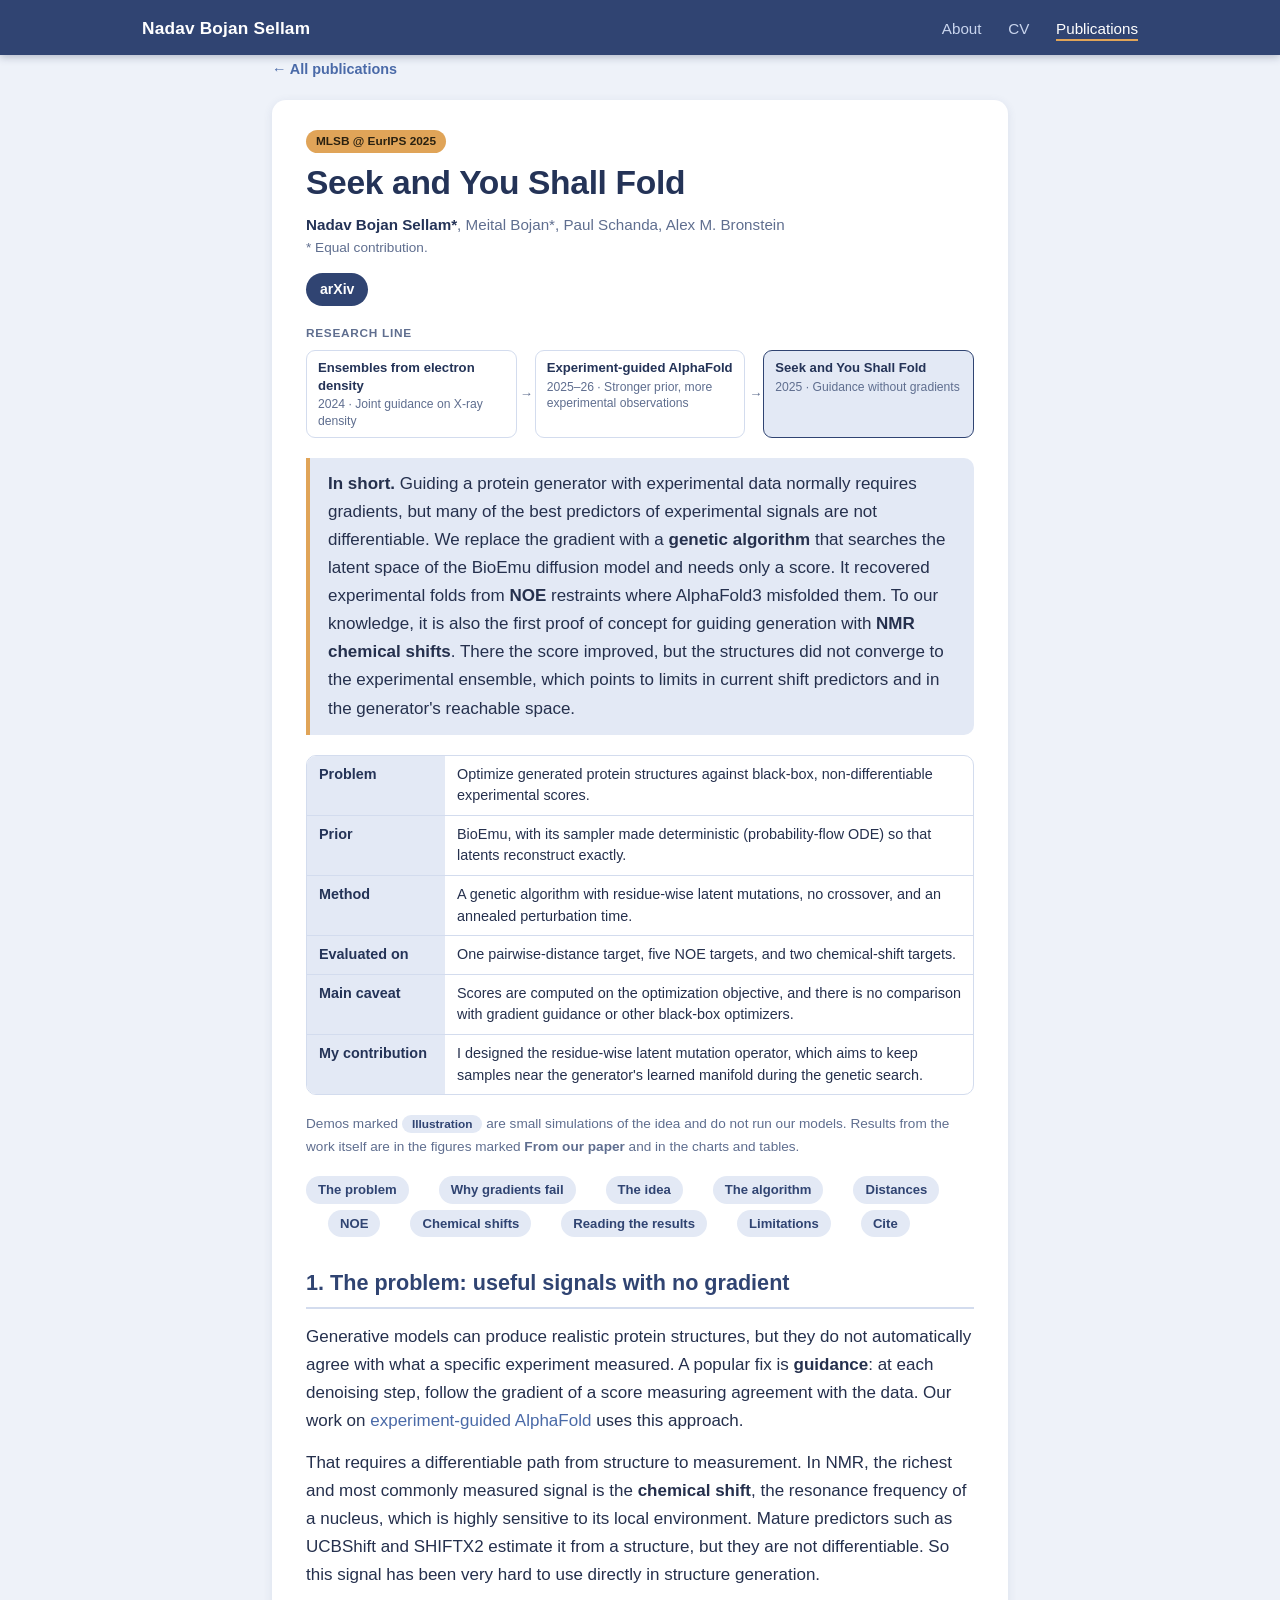
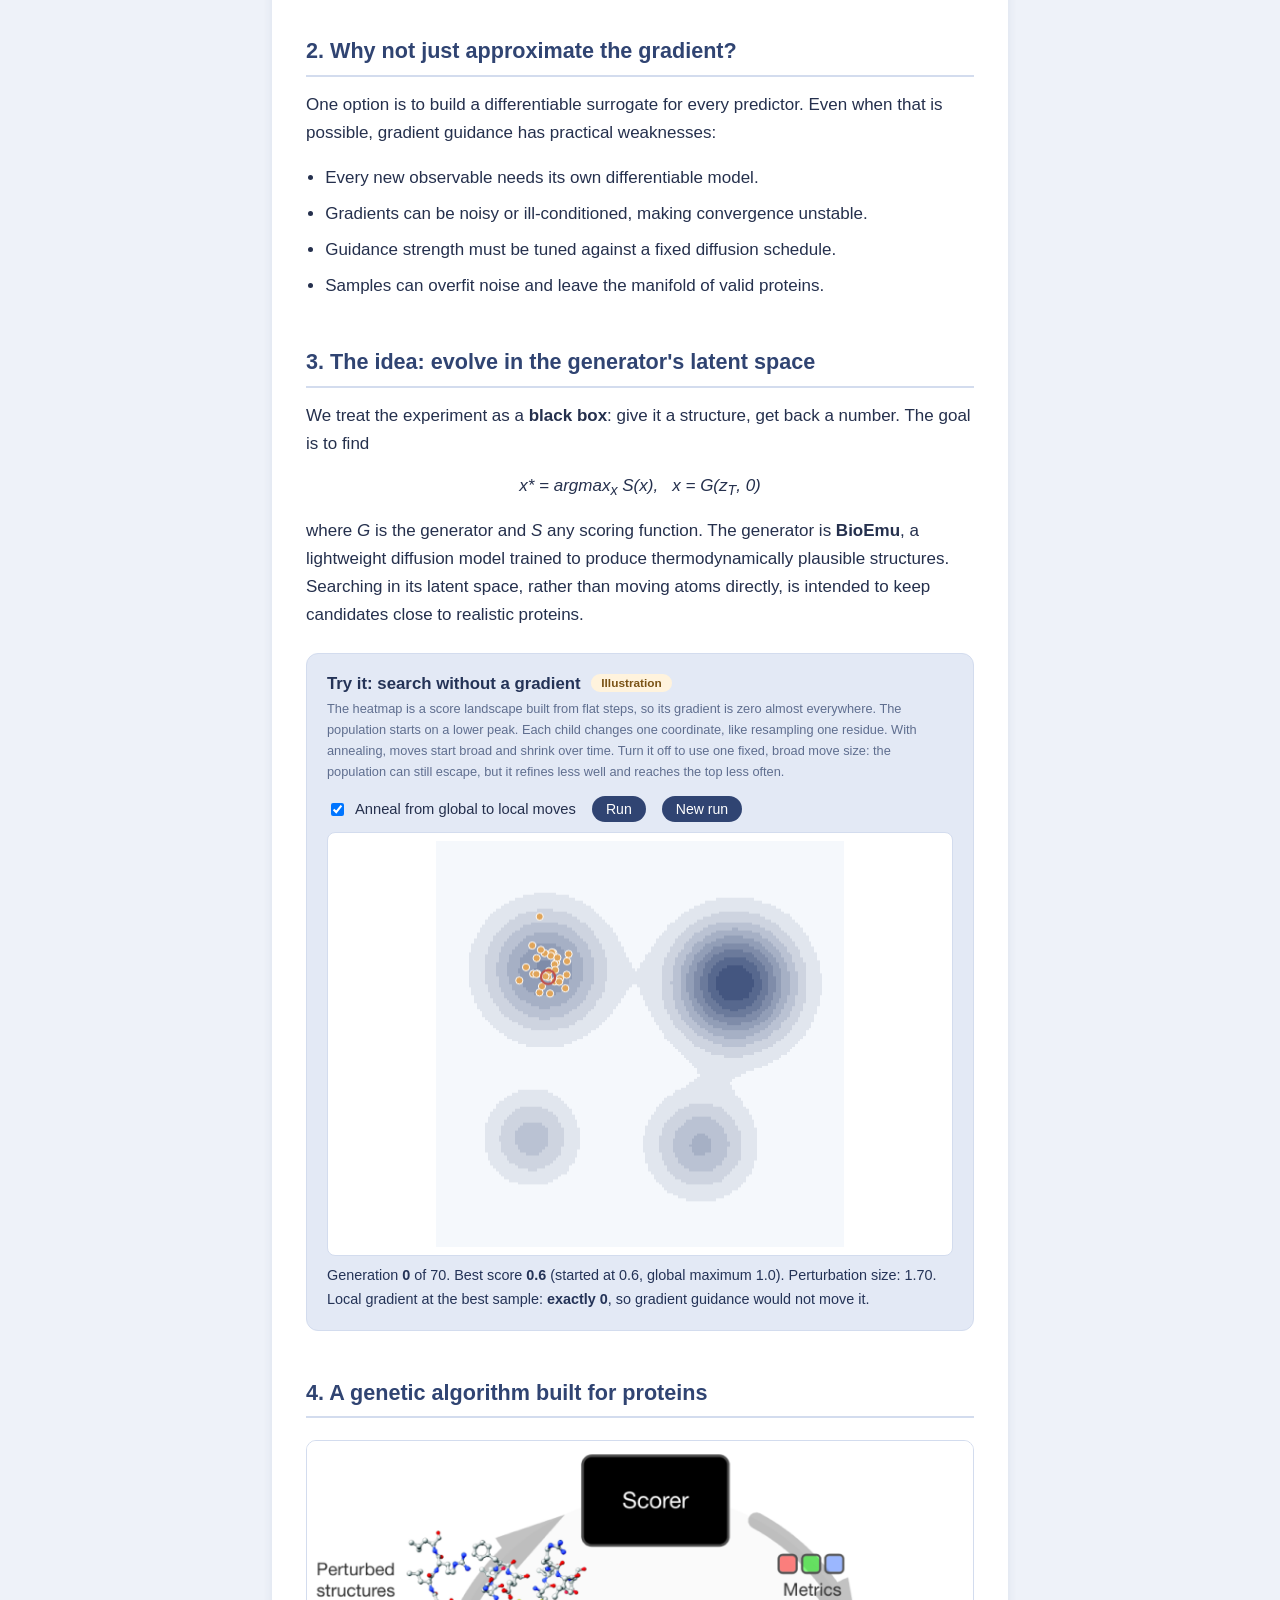
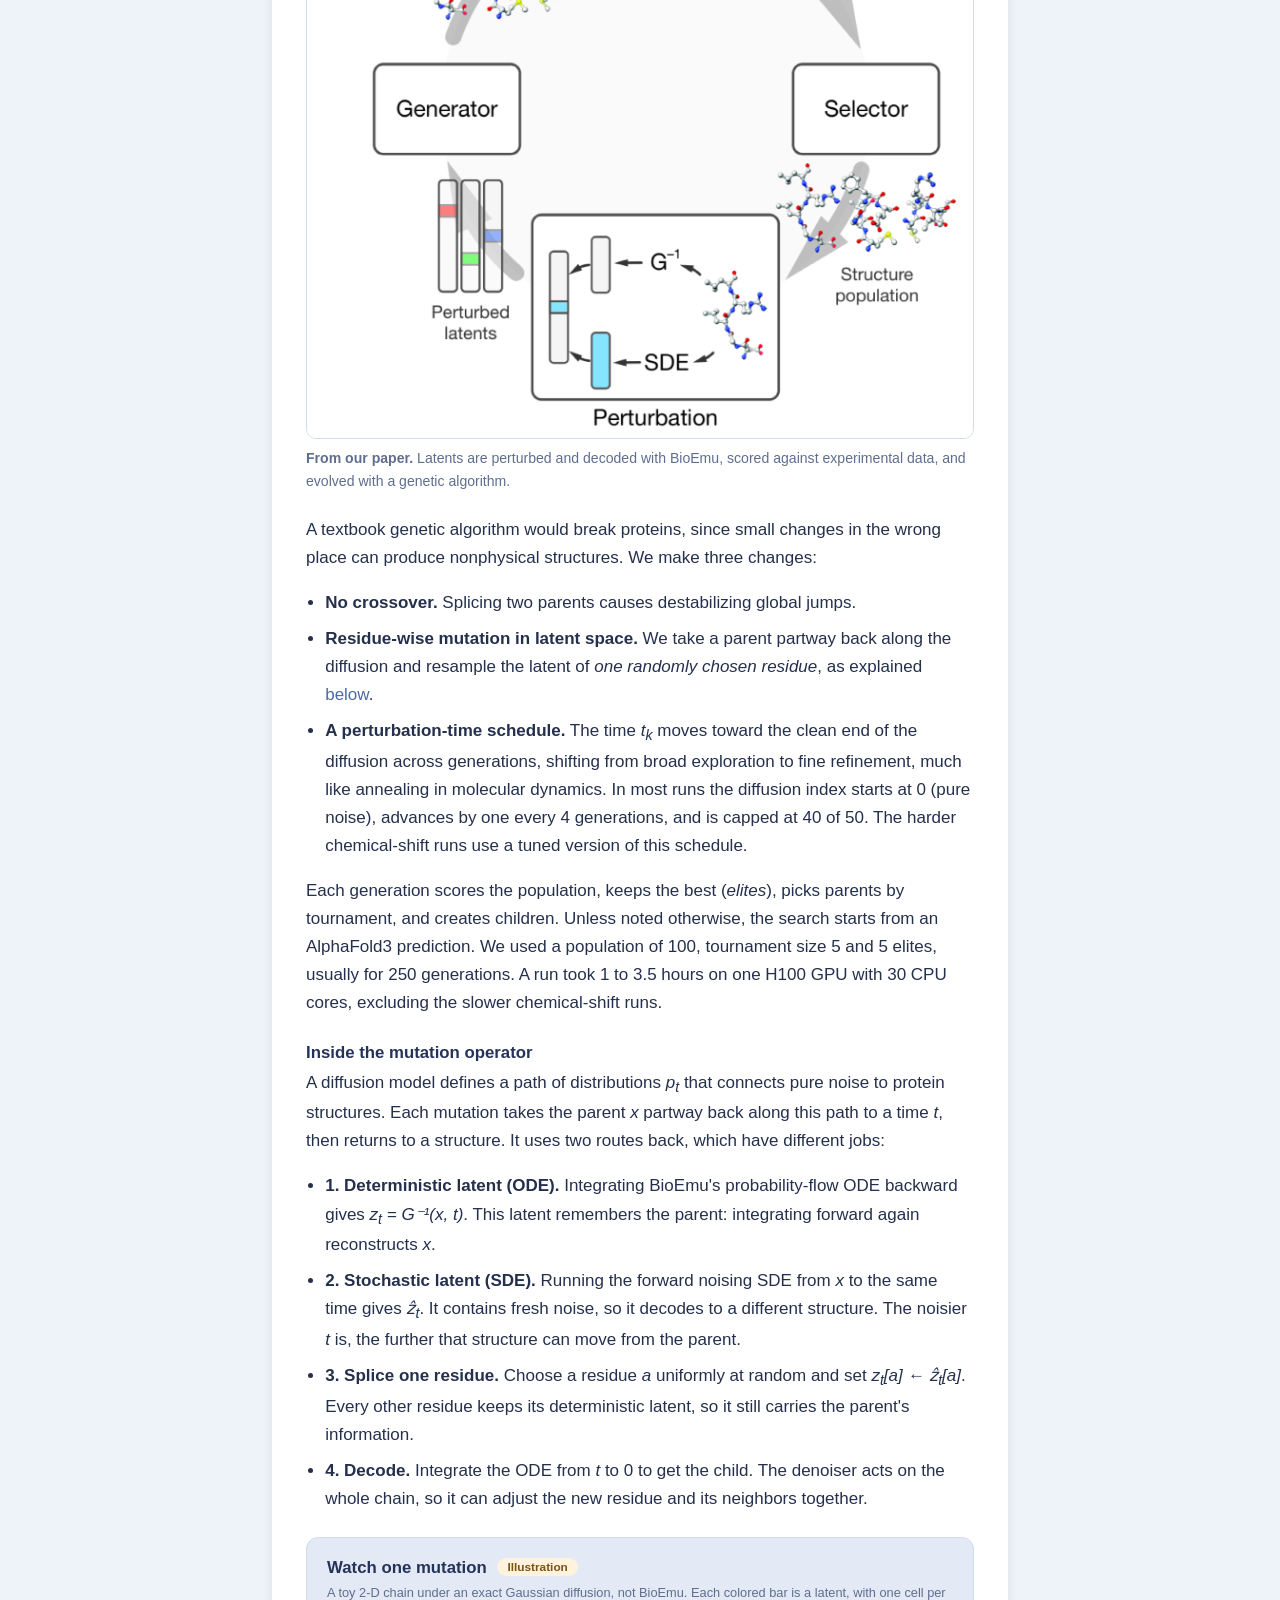
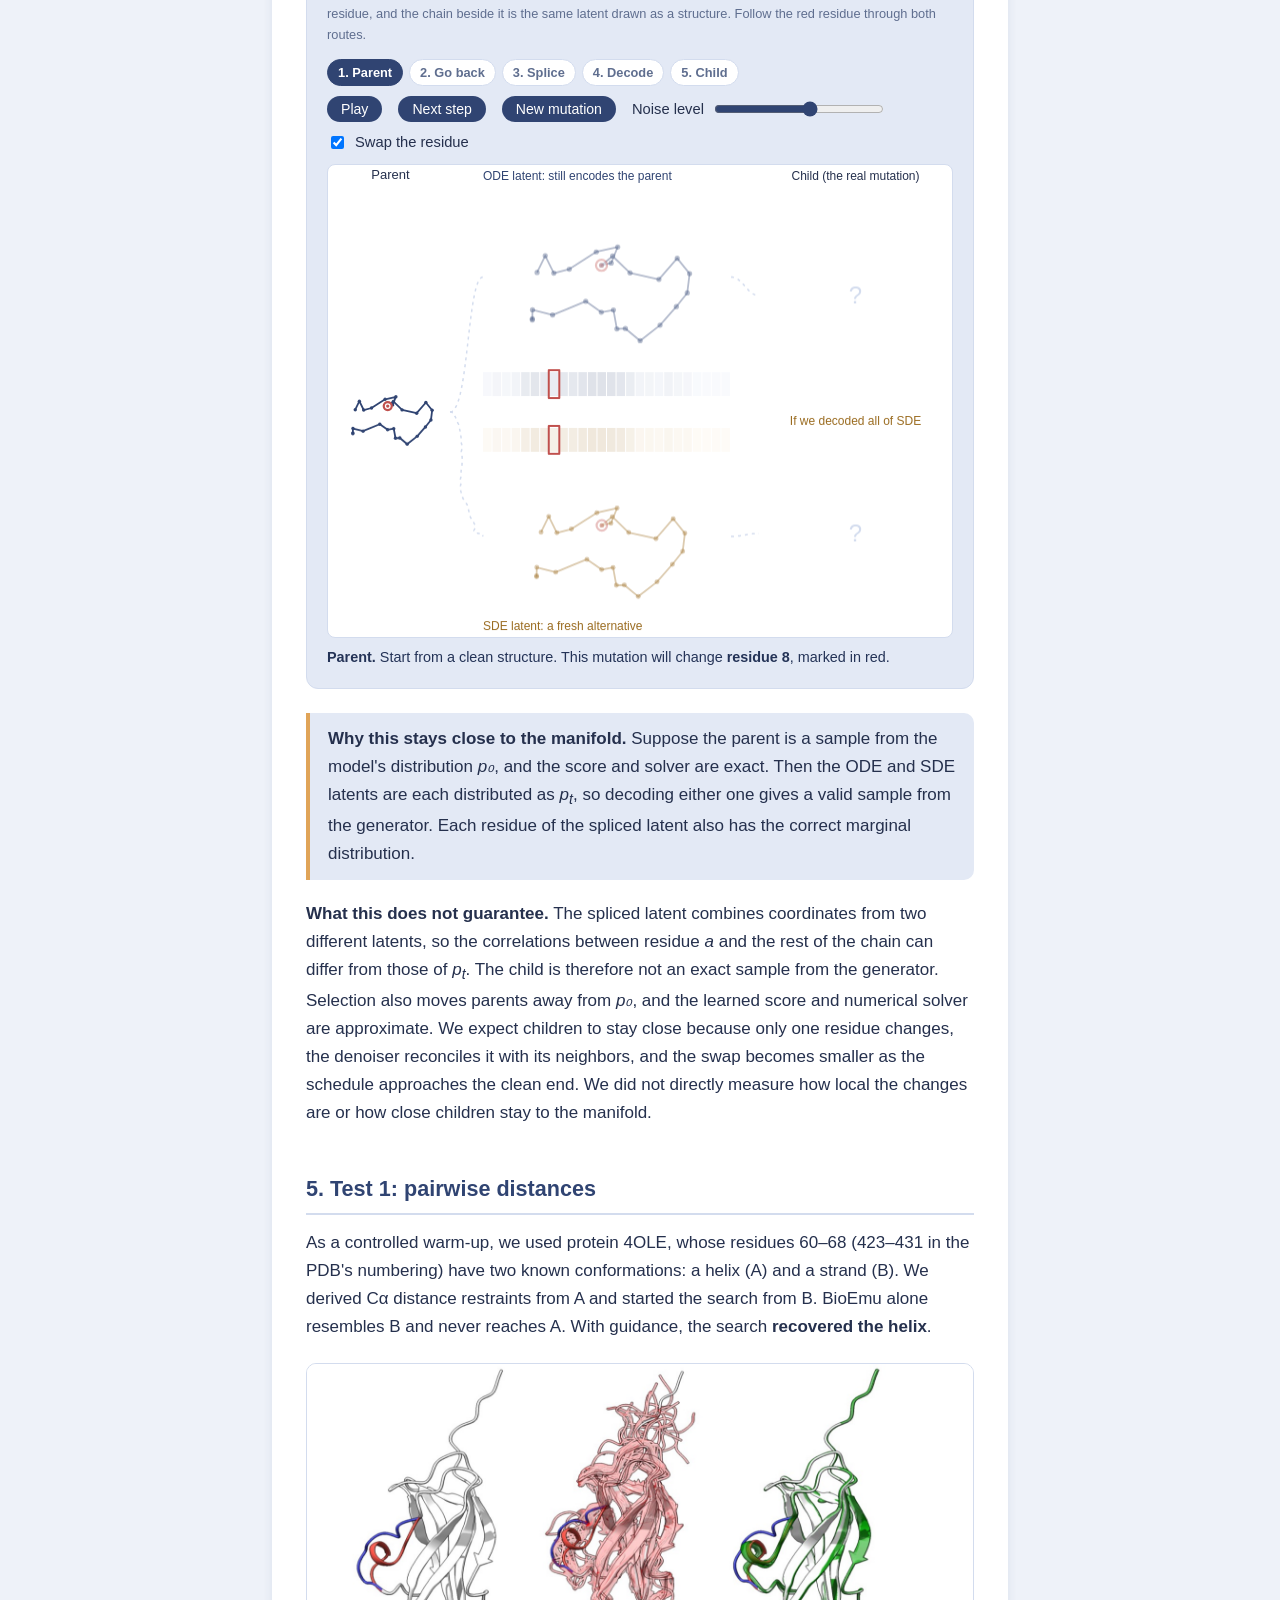
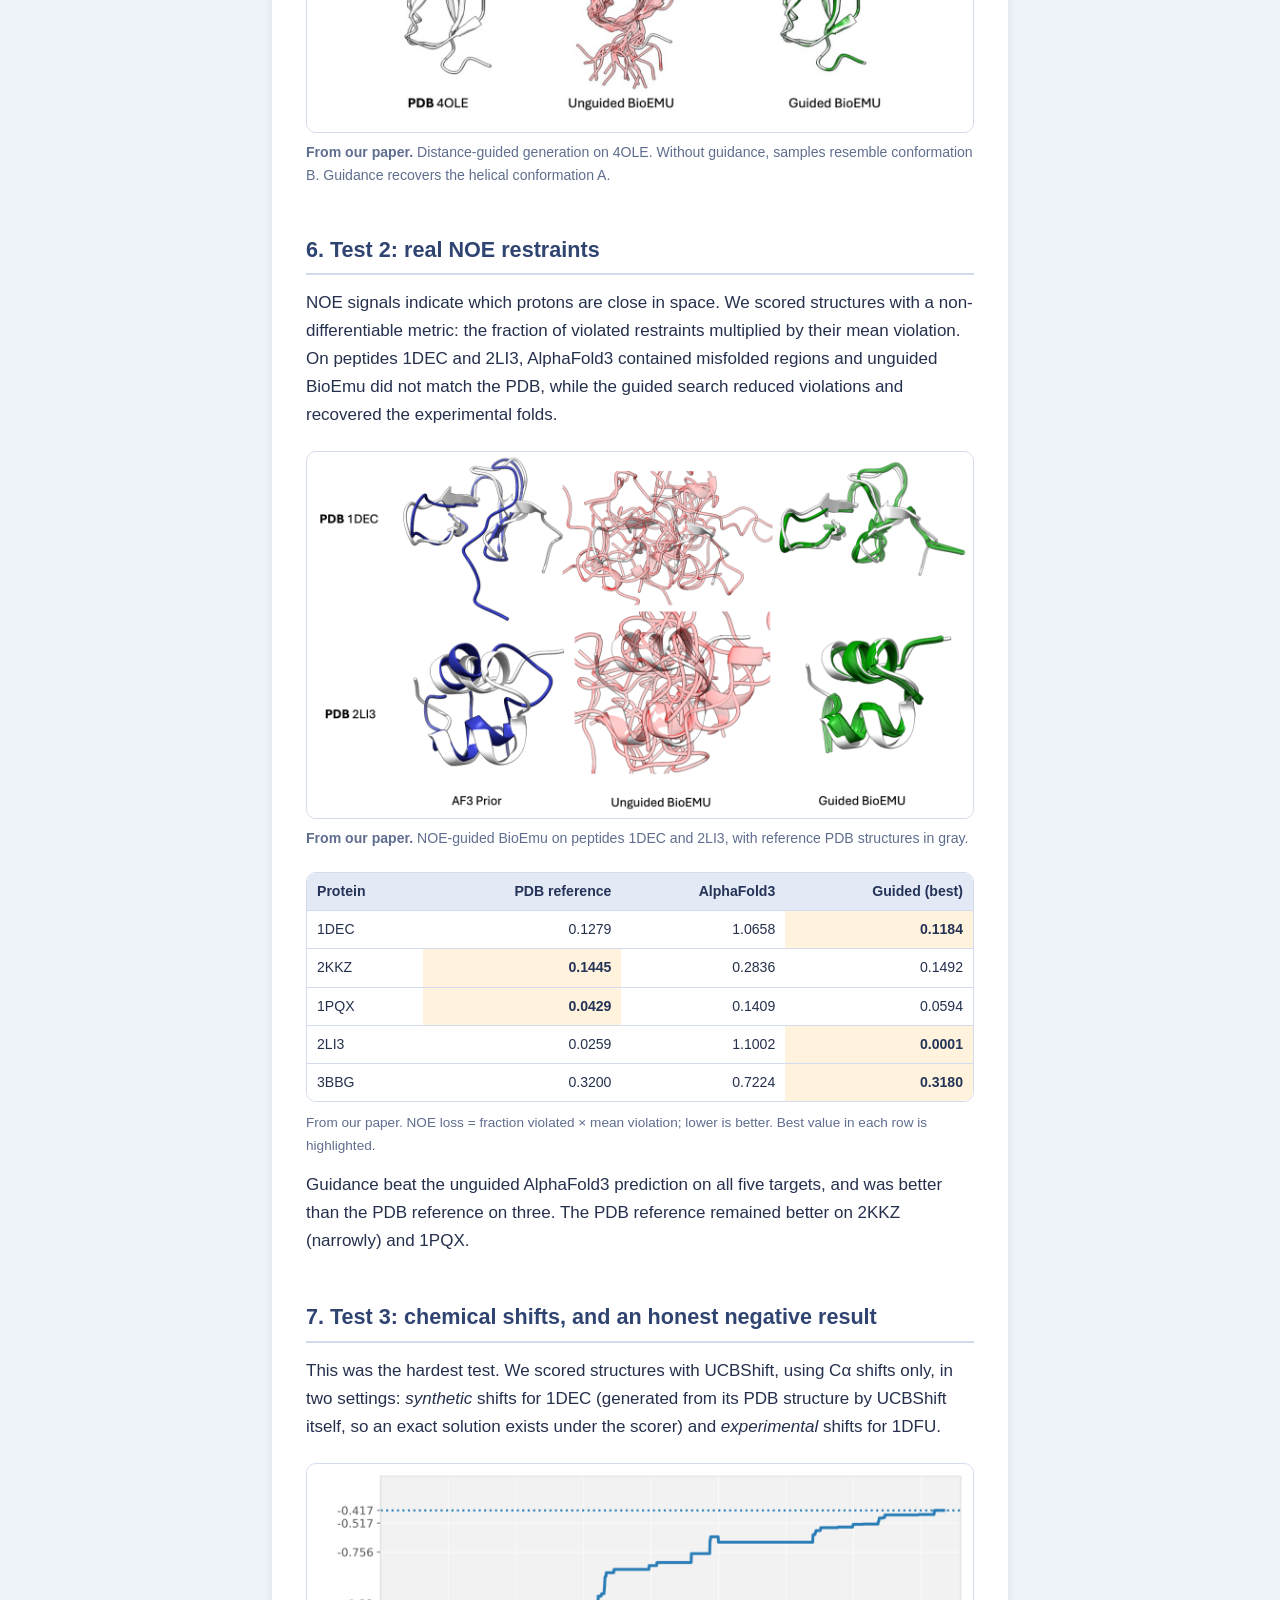
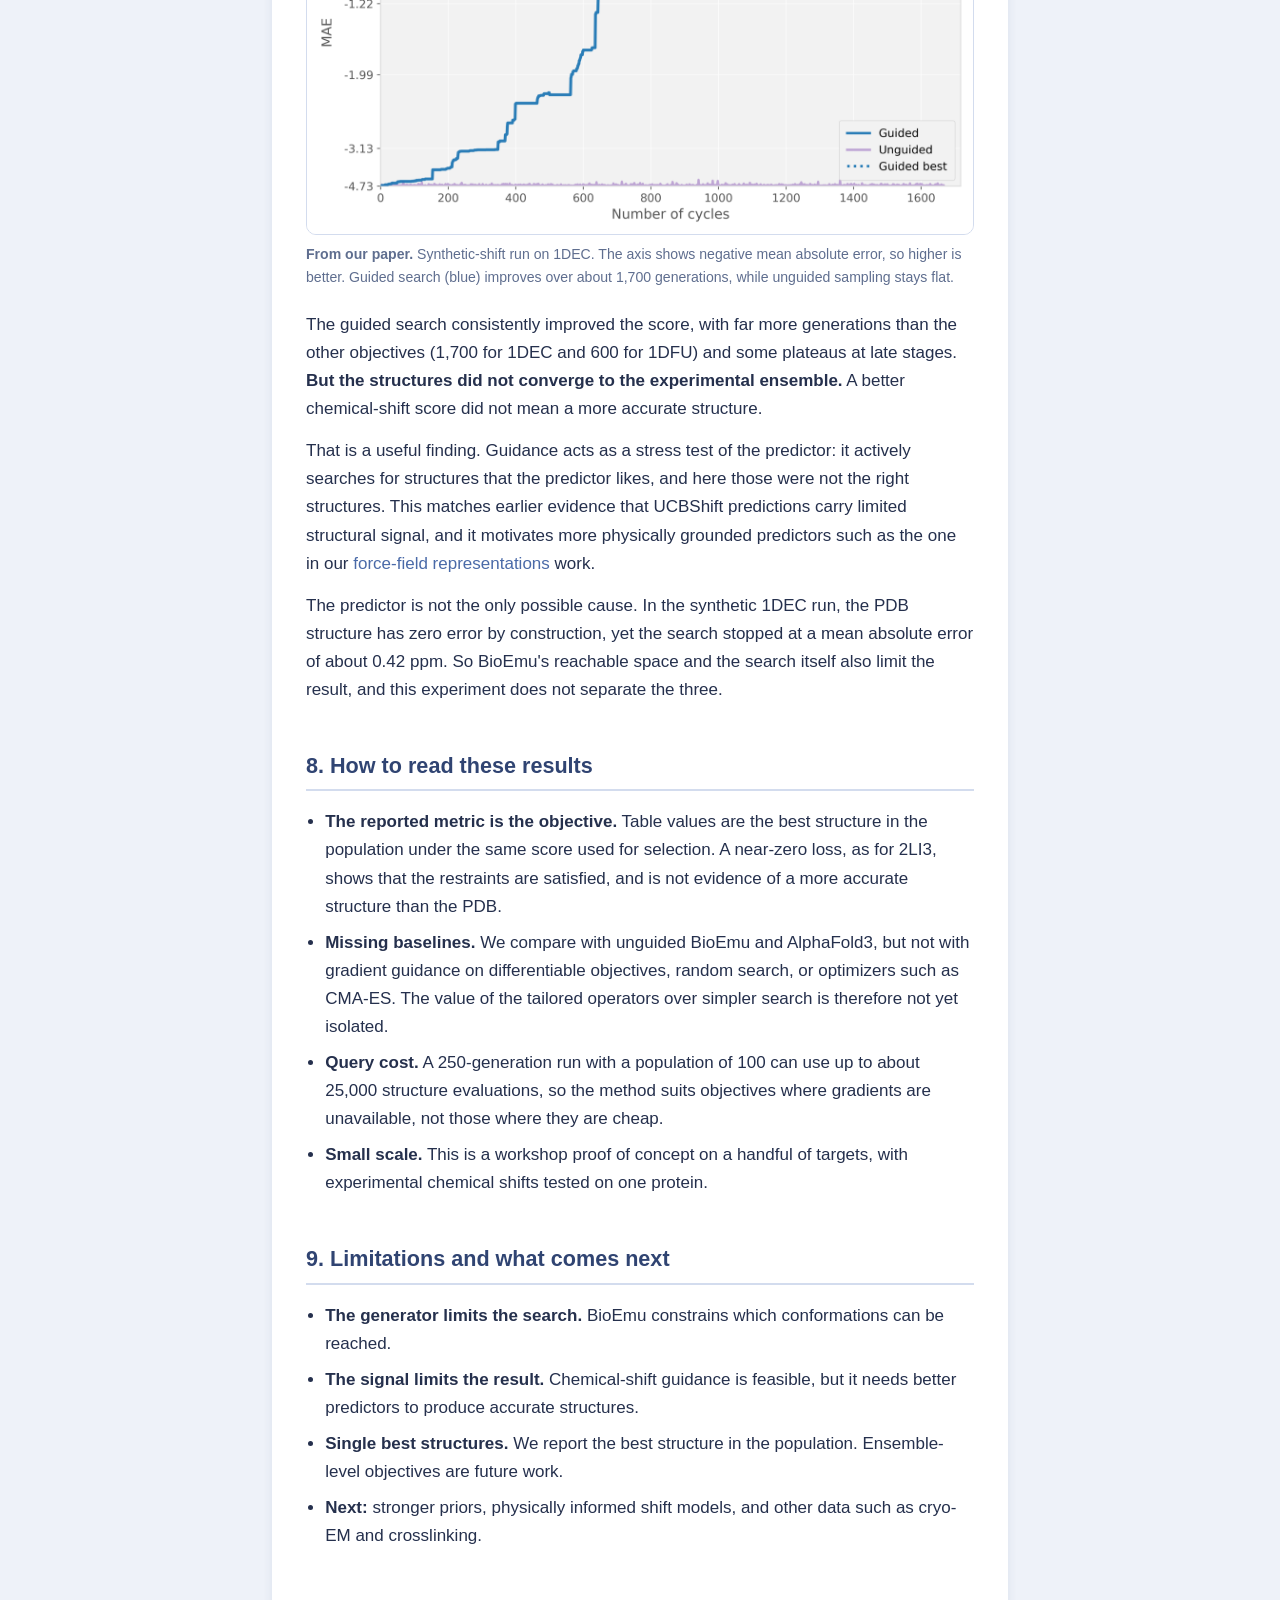
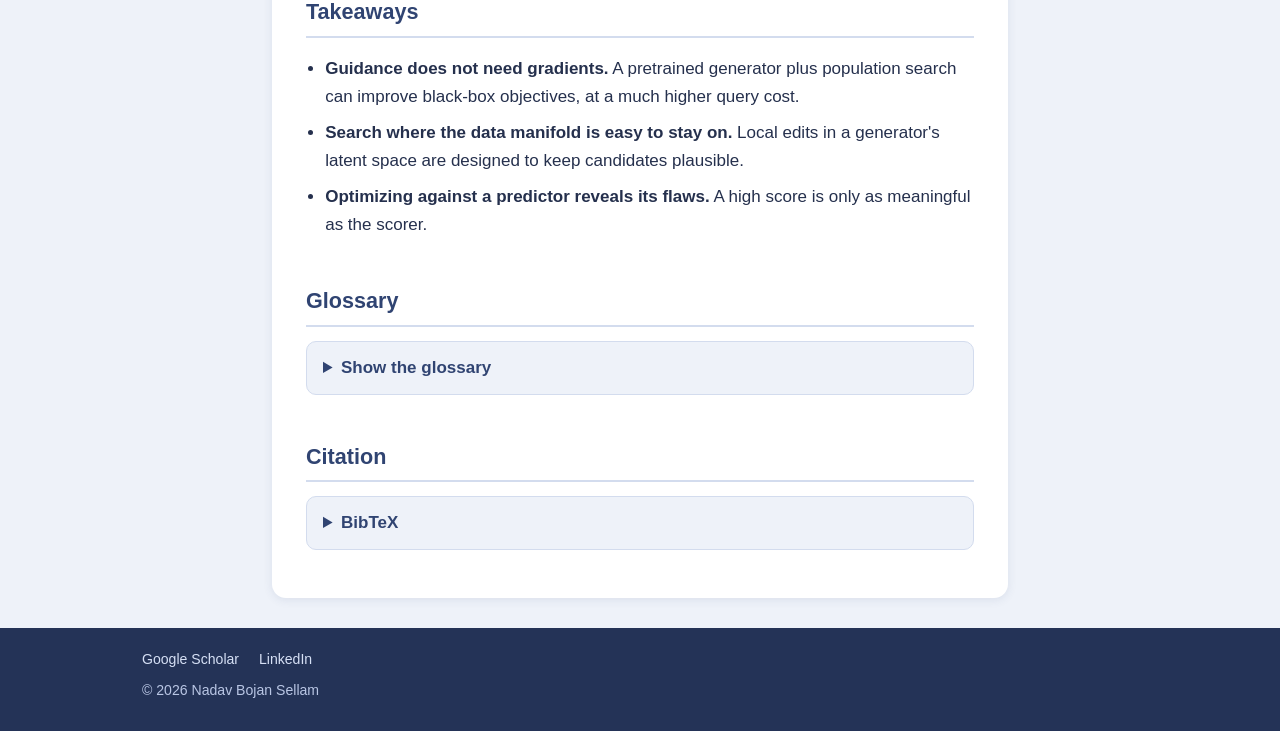
<file: publications/seek-and-you-shall-fold/index.html>
<!DOCTYPE html>
<html lang="en">
  <head>
    <meta charset="UTF-8" />
    <meta name="viewport" content="width=device-width, initial-scale=1.0" />
    <title>Seek and You Shall Fold · Nadav Bojan Sellam</title>
    <meta name="description" content="Gradient-free guidance of the BioEmu protein diffusion model with a genetic algorithm in latent space, tested on distance, NOE and NMR chemical shift objectives." />
    <meta property="og:title" content="Seek and You Shall Fold · Nadav Bojan Sellam" />
    <meta property="og:description" content="Gradient-free guidance of the BioEmu protein diffusion model with a genetic algorithm in latent space, tested on distance, NOE and NMR chemical shift objectives." />
    <meta property="og:type" content="article" />
    <link rel="stylesheet" href="../../style.css" />
  </head>
  <body>
    <a class="skip" href="#main">Skip to content</a>
    <header class="site">
      <div class="wrap">
        <a class="brand" href="../../">Nadav Bojan Sellam</a>
        <nav aria-label="Primary">
          <a href="../../#about">About</a>
          <a href="../../cv/">CV</a>
          <a href="../../publications/" aria-current="page">Publications</a>
        </nav>
      </div>
    </header>

    <main id="main" class="wrap narrow">
      <a class="back" href="../">← All publications</a>
      <article class="article">
        <div class="badges"><span class="badge hot">MLSB @ EurIPS 2025</span></div>
        <h1 style="margin-top:10px">Seek and You Shall Fold</h1>
        <p class="authors"><span class="me">Nadav Bojan Sellam*</span>, Meital Bojan*, Paul Schanda, Alex M. Bronstein</p>
        <p class="note">* Equal contribution.</p>
        <div class="pl"><a href="https://arxiv.org/abs/2511.13244" target="_blank" rel="noreferrer">arXiv</a></div>
        <nav class="series" aria-label="Research line"><p>Research line</p><ol><li><a href="../chroma-ensembles/"><strong>Ensembles from electron density</strong><span>2024 · Joint guidance on X-ray density</span></a></li><li><a href="../experiment-guided-alphafold/"><strong>Experiment-guided AlphaFold</strong><span>2025–26 · Stronger prior, more experimental observations</span></a></li><li class="now" aria-current="page"><strong>Seek and You Shall Fold</strong><span>2025 · Guidance without gradients</span></li></ol></nav>

      <div class="callout"><strong>In short.</strong> Guiding a protein generator with experimental data normally requires gradients, but many of the best predictors of experimental signals are not differentiable. We replace the gradient with a <strong>genetic algorithm</strong> that searches the latent space of the BioEmu diffusion model and needs only a score. It recovered experimental folds from <strong>NOE</strong> restraints where AlphaFold3 misfolded them. To our knowledge, it is also the first proof of concept for guiding generation with <strong>NMR chemical shifts</strong>. There the score improved, but the structures did not converge to the experimental ensemble, which points to limits in current shift predictors and in the generator's reachable space.</div>
      <dl class="spec"><dt>Problem</dt><dd>Optimize generated protein structures against black-box, non-differentiable experimental scores.</dd><dt>Prior</dt><dd>BioEmu, with its sampler made deterministic (probability-flow ODE) so that latents reconstruct exactly.</dd><dt>Method</dt><dd>A genetic algorithm with residue-wise latent mutations, no crossover, and an annealed perturbation time.</dd><dt>Evaluated on</dt><dd>One pairwise-distance target, five NOE targets, and two chemical-shift targets.</dd><dt>Main caveat</dt><dd>Scores are computed on the optimization objective, and there is no comparison with gradient guidance or other black-box optimizers.</dd><dt>My contribution</dt><dd>I designed the residue-wise latent mutation operator, which aims to keep samples near the generator's learned manifold during the genetic search.</dd></dl>
      
      <p class="note">Demos marked <span class="badge">Illustration</span> are small simulations of the idea and do not run our models. Results from the work itself are in the figures marked <strong>From our paper</strong> and in the charts and tables.</p>
      <nav class="toc" aria-label="On this page"><a href="#s1">The problem</a><a href="#s2">Why gradients fail</a><a href="#s3">The idea</a><a href="#s4">The algorithm</a><a href="#s5">Distances</a><a href="#s6">NOE</a><a href="#s7">Chemical shifts</a><a href="#eval">Reading the results</a><a href="#s8">Limitations</a><a href="#cite">Cite</a></nav>

      <h2 id="s1">1. The problem: useful signals with no gradient</h2>
      <p>Generative models can produce realistic protein structures, but they do not automatically agree with what a specific experiment measured. A popular fix is <strong>guidance</strong>: at each denoising step, follow the gradient of a score measuring agreement with the data. Our work on <a href="../experiment-guided-alphafold/">experiment-guided AlphaFold</a> uses this approach.</p>
      <p>That requires a differentiable path from structure to measurement. In NMR, the richest and most commonly measured signal is the <strong>chemical shift</strong>, the resonance frequency of a nucleus, which is highly sensitive to its local environment. Mature predictors such as UCBShift and SHIFTX2 estimate it from a structure, but they are not differentiable. So this signal has been very hard to use directly in structure generation.</p>

      <h2 id="s2">2. Why not just approximate the gradient?</h2>
      <p>One option is to build a differentiable surrogate for every predictor. Even when that is possible, gradient guidance has practical weaknesses:</p>
      <ul class="plain">
        <li>Every new observable needs its own differentiable model.</li>
        <li>Gradients can be noisy or ill-conditioned, making convergence unstable.</li>
        <li>Guidance strength must be tuned against a fixed diffusion schedule.</li>
        <li>Samples can overfit noise and leave the manifold of valid proteins.</li>
      </ul>

      <h2 id="s3">3. The idea: evolve in the generator's latent space</h2>
      <p>We treat the experiment as a <strong>black box</strong>: give it a structure, get back a number. The goal is to find</p>
      <p style="text-align:center"><em>x* = argmax<sub>x</sub> S(x),&nbsp;&nbsp; x = G(z<sub>T</sub>, 0)</em></p>
      <p>where <em>G</em> is the generator and <em>S</em> any scoring function. The generator is <strong>BioEmu</strong>, a lightweight diffusion model trained to produce thermodynamically plausible structures. Searching in its latent space, rather than moving atoms directly, is intended to keep candidates close to realistic proteins.</p>
      <div class="demo"><h3>Try it: search without a gradient <span class="badge">Illustration</span></h3><p class="tagline">The heatmap is a score landscape built from flat steps, so its gradient is zero almost everywhere. The population starts on a lower peak. Each child changes one coordinate, like resampling one residue. With annealing, moves start broad and shrink over time. Turn it off to use one fixed, broad move size: the population can still escape, but it refines less well and reaches the top less often.</p><div class="ctrl"><label><input id="ga-anneal" type="checkbox" checked /> Anneal from global to local moves</label><button id="ga-run" type="button">Run</button><button id="ga-reset" type="button">New run</button></div><canvas id="ga-canvas" role="img" aria-label="A stepped score landscape with a population of points evolving toward the highest region." width="700" height="320"></canvas><div class="readout" aria-live="polite" id="ga-read"></div></div>

      <h2 id="s4">4. A genetic algorithm built for proteins</h2>
      <figure><img src="../../assets/seek/algo.png" alt="Loop of generator, scorer, selector and perturbation." loading="lazy" /><figcaption><strong>From our paper.</strong> Latents are perturbed and decoded with BioEmu, scored against experimental data, and evolved with a genetic algorithm.</figcaption></figure>
      <p>A textbook genetic algorithm would break proteins, since small changes in the wrong place can produce nonphysical structures. We make three changes:</p>
      <ul class="plain">
        <li><strong>No crossover.</strong> Splicing two parents causes destabilizing global jumps.</li>
        <li><strong>Residue-wise mutation in latent space.</strong> We take a parent partway back along the diffusion and resample the latent of <em>one randomly chosen residue</em>, as explained <a href="#mutation">below</a>.</li>
        <li><strong>A perturbation-time schedule.</strong> The time <em>t<sub>k</sub></em> moves toward the clean end of the diffusion across generations, shifting from broad exploration to fine refinement, much like annealing in molecular dynamics. In most runs the diffusion index starts at 0 (pure noise), advances by one every 4 generations, and is capped at 40 of 50. The harder chemical-shift runs use a tuned version of this schedule.</li>
      </ul>
      <p>Each generation scores the population, keeps the best (<em>elites</em>), picks parents by tournament, and creates children. Unless noted otherwise, the search starts from an AlphaFold3 prediction. We used a population of 100, tournament size 5 and 5 elites, usually for 250 generations. A run took 1 to 3.5 hours on one H100 GPU with 30 CPU cores, excluding the slower chemical-shift runs.</p>
      <h3 id="mutation" style="margin-top:24px;scroll-margin-top:96px">Inside the mutation operator</h3>
      <p>A diffusion model defines a path of distributions <em>p<sub>t</sub></em> that connects pure noise to protein structures. Each mutation takes the parent <em>x</em> partway back along this path to a time <em>t</em>, then returns to a structure. It uses two routes back, which have different jobs:</p>
      <ul class="plain">
        <li><strong>1. Deterministic latent (ODE).</strong> Integrating BioEmu's probability-flow ODE backward gives <em>z<sub>t</sub> = G⁻¹(x, t)</em>. This latent remembers the parent: integrating forward again reconstructs <em>x</em>.</li>
        <li><strong>2. Stochastic latent (SDE).</strong> Running the forward noising SDE from <em>x</em> to the same time gives <em>ẑ<sub>t</sub></em>. It contains fresh noise, so it decodes to a different structure. The noisier <em>t</em> is, the further that structure can move from the parent.</li>
        <li><strong>3. Splice one residue.</strong> Choose a residue <em>a</em> uniformly at random and set <em>z<sub>t</sub>[a] ← ẑ<sub>t</sub>[a]</em>. Every other residue keeps its deterministic latent, so it still carries the parent's information.</li>
        <li><strong>4. Decode.</strong> Integrate the ODE from <em>t</em> to 0 to get the child. The denoiser acts on the whole chain, so it can adjust the new residue and its neighbors together.</li>
      </ul>
      <div class="demo"><h3>Watch one mutation <span class="badge">Illustration</span></h3><p class="tagline">A toy 2-D chain under an exact Gaussian diffusion, not BioEmu. Each colored bar is a latent, with one cell per residue, and the chain beside it is the same latent drawn as a structure. Follow the red residue through both routes.</p><ol class="op-steps" id="op-steps"><li>Parent</li><li>Go back</li><li>Splice</li><li>Decode</li><li>Child</li></ol><div class="ctrl"><button id="op-play" type="button">Play</button><button id="op-next" type="button">Next step</button><button id="op-new" type="button">New mutation</button><label>Noise level <input id="op-t" type="range" min="20" max="90" value="60" /></label><label><input id="op-swap" type="checkbox" checked /> Swap the residue</label></div><canvas id="op-canvas" role="img" aria-label="Pipeline animation. A parent chain splits into a smooth ODE route and a jagged SDE route, each showing a noisy structure and a latent bar with one cell per residue. One cell is copied from the SDE bar to the ODE bar. Both latents are then decoded, comparing the real child with a decode of the whole SDE latent." width="700" height="532"></canvas><div class="readout" aria-live="polite" id="op-read"></div></div>
      <div class="callout"><strong>Why this stays close to the manifold.</strong> Suppose the parent is a sample from the model's distribution <em>p₀</em>, and the score and solver are exact. Then the ODE and SDE latents are each distributed as <em>p<sub>t</sub></em>, so decoding either one gives a valid sample from the generator. Each residue of the spliced latent also has the correct marginal distribution.</div>
      <p><strong>What this does not guarantee.</strong> The spliced latent combines coordinates from two different latents, so the correlations between residue <em>a</em> and the rest of the chain can differ from those of <em>p<sub>t</sub></em>. The child is therefore not an exact sample from the generator. Selection also moves parents away from <em>p₀</em>, and the learned score and numerical solver are approximate. We expect children to stay close because only one residue changes, the denoiser reconciles it with its neighbors, and the swap becomes smaller as the schedule approaches the clean end. We did not directly measure how local the changes are or how close children stay to the manifold.</p>

      <h2 id="s5">5. Test 1: pairwise distances</h2>
      <p>As a controlled warm-up, we used protein 4OLE, whose residues 60–68 (423–431 in the PDB's numbering) have two known conformations: a helix (A) and a strand (B). We derived Cα distance restraints from A and started the search from B. BioEmu alone resembles B and never reaches A. With guidance, the search <strong>recovered the helix</strong>.</p>
      <figure><img src="../../assets/seek/pairwise.jpeg" alt="Reference structure, unguided samples and guided samples for 4OLE." loading="lazy" /><figcaption><strong>From our paper.</strong> Distance-guided generation on 4OLE. Without guidance, samples resemble conformation B. Guidance recovers the helical conformation A.</figcaption></figure>

      <h2 id="s6">6. Test 2: real NOE restraints</h2>
      <p>NOE signals indicate which protons are close in space. We scored structures with a non-differentiable metric: the fraction of violated restraints multiplied by their mean violation. On peptides 1DEC and 2LI3, AlphaFold3 contained misfolded regions and unguided BioEmu did not match the PDB, while the guided search reduced violations and recovered the experimental folds.</p>
      <figure><img src="../../assets/seek/noe.png" alt="NOE-guided structures for peptides compared with reference structures." loading="lazy" /><figcaption><strong>From our paper.</strong> NOE-guided BioEmu on peptides 1DEC and 2LI3, with reference PDB structures in gray.</figcaption></figure>
      <div class="table-wrap"><table class="results">
        <thead><tr><th>Protein</th><th>PDB reference</th><th>AlphaFold3</th><th>Guided (best)</th></tr></thead>
        <tbody>
          <tr><td>1DEC</td><td>0.1279</td><td>1.0658</td><td class="best">0.1184</td></tr>
          <tr><td>2KKZ</td><td class="best">0.1445</td><td>0.2836</td><td>0.1492</td></tr>
          <tr><td>1PQX</td><td class="best">0.0429</td><td>0.1409</td><td>0.0594</td></tr>
          <tr><td>2LI3</td><td>0.0259</td><td>1.1002</td><td class="best">0.0001</td></tr>
          <tr><td>3BBG</td><td>0.3200</td><td>0.7224</td><td class="best">0.3180</td></tr>
        </tbody>
      </table></div>
      <p class="note">From our paper. NOE loss = fraction violated × mean violation; lower is better. Best value in each row is highlighted.</p>
      <p>Guidance beat the unguided AlphaFold3 prediction on all five targets, and was better than the PDB reference on three. The PDB reference remained better on 2KKZ (narrowly) and 1PQX.</p>

      <h2 id="s7">7. Test 3: chemical shifts, and an honest negative result</h2>
      <p>This was the hardest test. We scored structures with UCBShift, using Cα shifts only, in two settings: <em>synthetic</em> shifts for 1DEC (generated from its PDB structure by UCBShift itself, so an exact solution exists under the scorer) and <em>experimental</em> shifts for 1DFU.</p>
      <figure><img src="../../assets/seek/shift.png" alt="Chemical-shift objective improving over optimization cycles for guided search while the unguided baseline stays flat." loading="lazy" /><figcaption><strong>From our paper.</strong> Synthetic-shift run on 1DEC. The axis shows negative mean absolute error, so higher is better. Guided search (blue) improves over about 1,700 generations, while unguided sampling stays flat.</figcaption></figure>
      <p>The guided search consistently improved the score, with far more generations than the other objectives (1,700 for 1DEC and 600 for 1DFU) and some plateaus at late stages. <strong>But the structures did not converge to the experimental ensemble.</strong> A better chemical-shift score did not mean a more accurate structure.</p>
      <p>That is a useful finding. Guidance acts as a stress test of the predictor: it actively searches for structures that the predictor likes, and here those were not the right structures. This matches earlier evidence that UCBShift predictions carry limited structural signal, and it motivates more physically grounded predictors such as the one in our <a href="../local-protein-environments/">force-field representations</a> work.</p>
      <p>The predictor is not the only possible cause. In the synthetic 1DEC run, the PDB structure has zero error by construction, yet the search stopped at a mean absolute error of about 0.42 ppm. So BioEmu's reachable space and the search itself also limit the result, and this experiment does not separate the three.</p>

      <h2 id="eval">8. How to read these results</h2>
      <ul class="plain">
        <li><strong>The reported metric is the objective.</strong> Table values are the best structure in the population under the same score used for selection. A near-zero loss, as for 2LI3, shows that the restraints are satisfied, and is not evidence of a more accurate structure than the PDB.</li>
        <li><strong>Missing baselines.</strong> We compare with unguided BioEmu and AlphaFold3, but not with gradient guidance on differentiable objectives, random search, or optimizers such as CMA-ES. The value of the tailored operators over simpler search is therefore not yet isolated.</li>
        <li><strong>Query cost.</strong> A 250-generation run with a population of 100 can use up to about 25,000 structure evaluations, so the method suits objectives where gradients are unavailable, not those where they are cheap.</li>
        <li><strong>Small scale.</strong> This is a workshop proof of concept on a handful of targets, with experimental chemical shifts tested on one protein.</li>
      </ul>

      <h2 id="s8">9. Limitations and what comes next</h2>
      <ul class="plain">
        <li><strong>The generator limits the search.</strong> BioEmu constrains which conformations can be reached.</li>
        <li><strong>The signal limits the result.</strong> Chemical-shift guidance is feasible, but it needs better predictors to produce accurate structures.</li>
        <li><strong>Single best structures.</strong> We report the best structure in the population. Ensemble-level objectives are future work.</li>
        <li><strong>Next:</strong> stronger priors, physically informed shift models, and other data such as cryo-EM and crosslinking.</li>
      </ul>

      <h2>Takeaways</h2>
      <ul class="plain">
        <li><strong>Guidance does not need gradients.</strong> A pretrained generator plus population search can improve black-box objectives, at a much higher query cost.</li>
        <li><strong>Search where the data manifold is easy to stay on.</strong> Local edits in a generator's latent space are designed to keep candidates plausible.</li>
        <li><strong>Optimizing against a predictor reveals its flaws.</strong> A high score is only as meaningful as the scorer.</li>
      </ul>

      <h2>Glossary</h2><details class="more"><summary>Show the glossary</summary><ul class="plain"><li><strong>BioEmu:</strong> a diffusion model that generates near-equilibrium protein structures.</li><li><strong>Genetic algorithm:</strong> a search that evolves a population through selection and mutation.</li><li><strong>Latent:</strong> the internal representation a generator decodes into a structure.</li><li><strong>NOE:</strong> an NMR effect indicating that two protons are close in space.</li><li><strong>Chemical shift:</strong> a nucleus's resonance frequency relative to a reference, sensitive to its local environment.</li><li><strong>Cα:</strong> the central backbone carbon of an amino acid.</li></ul></details>

      <h2 id="cite">Citation</h2>
      <details class="more"><summary>BibTeX</summary><pre class="bib">@article{sellam2025seek,
  title   = {Seek and You Shall Fold},
  author  = {Sellam, Nadav Bojan and Bojan, Meital and Schanda, Paul and Bronstein, Alex},
  journal = {arXiv preprint arXiv:2511.13244},
  year    = {2025}
}</pre></details>

      </article>
    </main>

    <footer>
      <div class="wrap">
        <a href="https://scholar.google.com/citations?user=3N-QKKYAAAAJ&amp;hl=en" target="_blank" rel="noreferrer">Google Scholar</a>
        <a href="https://www.linkedin.com/in/nadav-bojan-sellam-611115277" target="_blank" rel="noreferrer">LinkedIn</a>
        <p>© 2026 Nadav Bojan Sellam</p>
      </div>
    </footer>
    <script src="../../paper-demos.js"></script>
    <script>
      geneticDemo({canvas:"ga-canvas",anneal:"ga-anneal",run:"ga-run",reset:"ga-reset",read:"ga-read"});
      mutationDemo({canvas:"op-canvas",play:"op-play",next:"op-next",fresh:"op-new",noise:"op-t",swap:"op-swap",read:"op-read",steps:"op-steps"});
    </script>
  </body>
</html>
</file>
<file: style.css>
:root {
  --primary: #304472;
  --primary-dark: #243357;
  --primary-light: #4a6aa8;
  --accent: #e0a458;
  --bg: #eef2f9;
  --surface: #ffffff;
  --tint: #e3e9f5;
  --text: #25304d;
  --muted: #5f6e8f;
  --line: #d3dcee;
  --shadow: 0 2px 10px rgba(48, 68, 114, 0.1);
  --shadow-hover: 0 10px 26px rgba(48, 68, 114, 0.22);
}
* { box-sizing: border-box; }
html { scroll-behavior: smooth; }
body {
  margin: 0;
  background: var(--bg);
  color: var(--text);
  font-family: -apple-system, BlinkMacSystemFont, "Segoe UI", Roboto, Helvetica, Arial, sans-serif;
  font-size: 17px;
  line-height: 1.65;
}
a { color: var(--primary-light); text-decoration: none; }
a:hover { text-decoration: underline; }
.skip { position: absolute; left: -999px; }
.skip:focus { left: 8px; top: 8px; background: #fff; padding: 4px 8px; }

.wrap { max-width: 1040px; margin: 0 auto; padding: 0 22px; }
.narrow { max-width: 780px; }

/* header */
header.site { background: var(--primary); color: #fff; position: sticky; top: 0; z-index: 10; box-shadow: 0 2px 8px rgba(36, 51, 87, 0.3); }
header.site .wrap { display: flex; flex-wrap: wrap; justify-content: space-between; align-items: baseline; gap: 6px 24px; padding-top: 14px; padding-bottom: 12px; }
.brand { font-weight: 700; color: #fff; font-size: 1.08rem; letter-spacing: 0.01em; }
.brand:hover { text-decoration: none; }
nav a { margin-left: 22px; color: #c9d5ee; font-size: 0.95rem; padding-bottom: 2px; }
nav a:first-child { margin-left: 0; }
nav a:hover { color: #fff; text-decoration: none; }
nav a[aria-current] { color: #fff; border-bottom: 2px solid var(--accent); }

main { padding: 36px 0 28px; }
h1 { font-size: 2.1rem; line-height: 1.2; margin: 0 0 8px; letter-spacing: -0.01em; color: var(--primary-dark); }
h2 { font-size: 1.35rem; margin: 44px 0 14px; padding-bottom: 6px; border-bottom: 2px solid var(--line); color: var(--primary); }
h3 { font-size: 1.05rem; margin: 0 0 4px; line-height: 1.4; color: var(--primary-dark); }
p { margin: 0 0 14px; }
.sub { color: var(--muted); margin: 0 0 22px; font-size: 1.05rem; }
.muted { color: var(--muted); }

/* home hero */
.hero { background: linear-gradient(135deg, var(--primary) 0%, var(--primary-light) 100%); color: #fff; }
.hero .wrap { display: flex; gap: 40px; align-items: center; padding-top: 52px; padding-bottom: 52px; }
.hero h1 { color: #fff; font-size: 2.6rem; }
.hero .sub { color: #d6e0f5; }
.hero p { color: #eef2fb; }
.hero img { width: 200px; height: 250px; object-fit: cover; border-radius: 14px; flex: none; border: 4px solid rgba(255, 255, 255, 0.85); box-shadow: 0 8px 24px rgba(0, 0, 0, 0.25); }
.btns { display: flex; flex-wrap: wrap; gap: 10px; margin-top: 20px; }
.btn { display: inline-block; padding: 9px 20px; border-radius: 999px; background: var(--accent); color: #2a2110; font-weight: 600; font-size: 0.95rem; }
.btn:hover { text-decoration: none; filter: brightness(1.06); }
.btn.ghost { background: transparent; color: #fff; border: 1px solid rgba(255, 255, 255, 0.6); }
@media (max-width: 640px) { .hero .wrap { flex-direction: column-reverse; align-items: flex-start; } .hero img { width: 150px; height: 188px; } .hero h1 { font-size: 2.1rem; } }

.panel { background: var(--surface); border-radius: 14px; padding: 26px 30px; box-shadow: var(--shadow); margin-top: 28px; }
.panel h2 { margin-top: 0; }

/* cards */
.cards { list-style: none; padding: 0; margin: 0; display: grid; grid-template-columns: repeat(auto-fill, minmax(300px, 1fr)); gap: 24px; }
.card { background: var(--surface); border-radius: 14px; overflow: hidden; box-shadow: var(--shadow); display: flex; flex-direction: column; transition: transform 0.18s ease, box-shadow 0.18s ease; }
.card:hover { transform: translateY(-4px); box-shadow: var(--shadow-hover); }
.card > a { color: inherit; display: flex; flex-direction: column; height: 100%; }
.card > a:hover { text-decoration: none; }
.thumb { aspect-ratio: 16 / 10; background: #fff; border-bottom: 1px solid var(--line); display: flex; align-items: center; justify-content: center; overflow: hidden; }
.thumb img { width: 100%; height: 100%; object-fit: contain; padding: 8px; }
.thumb.ph { background: linear-gradient(135deg, var(--primary), var(--primary-light)); color: #fff; font-weight: 700; font-size: 1.3rem; letter-spacing: 0.04em; text-align: center; padding: 16px; }
.card-body { padding: 16px 18px 18px; display: flex; flex-direction: column; gap: 6px; flex: 1; }
.card h3 { font-size: 1.05rem; color: var(--primary-dark); }
.badges { display: flex; flex-wrap: wrap; gap: 6px; }
.badge { font-size: 0.74rem; font-weight: 600; background: var(--tint); color: var(--primary); border-radius: 999px; padding: 2px 10px; }
.badge.hot { background: var(--accent); color: #2a2110; }
.card .authors { font-size: 0.85rem; }
.card .blurb { font-size: 0.92rem; color: var(--text); margin: 4px 0 0; }
.card .more { margin-top: auto; padding-top: 8px; font-size: 0.9rem; font-weight: 600; color: var(--primary-light); }

.authors, .venue { margin: 0; font-size: 0.95rem; color: var(--muted); }
.me { color: var(--primary-dark); font-weight: 700; }
.pl { margin: 12px 0 0; display: flex; flex-wrap: wrap; gap: 8px; }
.pl a { font-size: 0.88rem; font-weight: 600; padding: 5px 14px; border-radius: 999px; background: var(--primary); color: #fff; }
.pl a:hover { background: var(--primary-dark); text-decoration: none; }
.note { font-size: 0.85rem; color: var(--muted); }
.back { font-size: 0.9rem; display: inline-block; margin-bottom: 18px; font-weight: 600; }

/* project pages */
.article { background: var(--surface); border-radius: 14px; box-shadow: var(--shadow); padding: 30px 34px 34px; }
.article h2:first-of-type { margin-top: 28px; }
figure { margin: 22px 0; }
figure img { width: 100%; height: auto; display: block; border: 1px solid var(--line); border-radius: 10px; background: #fff; }
figcaption { font-size: 0.88rem; color: var(--muted); margin-top: 8px; }
.timeline { list-style: none; padding: 0; margin: 0 0 8px; }
.timeline li { padding: 8px 0 8px 16px; border-left: 3px solid var(--primary-light); margin-bottom: 4px; font-size: 0.97rem; background: var(--bg); border-radius: 0 8px 8px 0; }
.timeline .when { color: var(--primary); font-weight: 700; display: inline-block; min-width: 3.2em; }
.callout { border-left: 4px solid var(--accent); background: var(--tint); padding: 12px 18px; margin: 20px 0; border-radius: 0 10px 10px 0; }
ul.plain { padding-left: 1.2rem; }
ul.plain li { margin-bottom: 8px; }
.demo { background: var(--tint); border: 1px solid var(--line); border-radius: 12px; padding: 18px 20px; margin: 24px 0; }
.demo h3 { margin-bottom: 2px; }
.demo canvas { width: 100%; height: auto; display: block; background: #fff; border-radius: 8px; border: 1px solid var(--line); margin-top: 10px; }
.ctrl { display: flex; flex-wrap: wrap; align-items: center; gap: 8px 16px; margin-top: 10px; font-size: 0.92rem; }
.ctrl label { display: flex; align-items: center; gap: 8px; }
.ctrl input[type="range"] { accent-color: var(--primary); width: 170px; }
.ctrl button { border: 0; background: var(--primary); color: #fff; padding: 5px 14px; border-radius: 999px; cursor: pointer; font-size: 0.88rem; }
.ctrl button:hover { background: var(--primary-dark); }
.readout { font-size: 0.9rem; color: var(--primary-dark); margin-top: 8px; min-height: 1.4em; }
.tagline { font-size: 0.8rem; color: var(--muted); }
@media (max-width: 640px) { .article { padding: 22px 18px; } .panel { padding: 22px 18px; } }

footer { margin-top: 30px; background: var(--primary-dark); color: #b9c6e4; }
footer .wrap { padding-top: 20px; padding-bottom: 28px; font-size: 0.88rem; }
footer a { color: #d6e0f5; margin-right: 16px; }
footer p { margin: 8px 0 0; }

/* bar charts */
.bars { background: var(--tint); border-radius: 12px; padding: 14px 18px 8px; margin: 18px 0 10px; }
.bars h3 { margin-bottom: 8px; }
.bar { display: grid; grid-template-columns: 200px 1fr 92px; gap: 10px; align-items: center; font-size: 0.9rem; margin-bottom: 8px; }
.bar b { text-align: right; color: var(--primary-dark); }
.track { background: #fff; border: 1px solid var(--line); border-radius: 6px; height: 16px; position: relative; overflow: hidden; }
.track i { display: block; height: 100%; background: var(--primary-light); border-radius: 5px 0 0 5px; }
.bar.hot .track i { background: var(--accent); }
.track.dual { height: 22px; }
.track.dual i { position: absolute; left: 0; top: 2px; height: 7px; background: #9aa6c3; border-radius: 0 4px 4px 0; }
.track.dual u { position: absolute; left: 0; top: 12px; height: 7px; background: var(--primary); border-radius: 0 4px 4px 0; text-decoration: none; }
@media (max-width: 640px) { .bar { grid-template-columns: 1fr; gap: 2px; } .bar b { text-align: left; } }

/* toc, details, bibtex, diagram */
.toc { display: flex; flex-wrap: wrap; gap: 6px 8px; margin: 18px 0 8px; }
.toc a { font-size: 0.82rem; font-weight: 600; background: var(--tint); color: var(--primary); border-radius: 999px; padding: 3px 12px; }
.toc a:hover { background: var(--primary); color: #fff; text-decoration: none; }
details.more { background: var(--bg); border: 1px solid var(--line); border-radius: 10px; padding: 4px 16px; margin: 14px 0; }
details.more > summary { cursor: pointer; font-weight: 600; color: var(--primary); padding: 8px 0; }
details.more[open] > summary { border-bottom: 1px solid var(--line); margin-bottom: 12px; }
pre.bib { background: #fff; border: 1px solid var(--line); border-radius: 8px; padding: 12px 14px; font-size: 0.82rem; overflow-x: auto; line-height: 1.5; }
.diagram .scroll { overflow-x: auto; background: #fff; border: 1px solid var(--line); border-radius: 10px; padding: 10px; }
.diagram svg { min-width: 620px; width: 100%; height: auto; display: block; }
.dg-box { fill: #fff; stroke: var(--primary); stroke-width: 1.6; }
.dg-main { fill: var(--tint); stroke: var(--primary); stroke-width: 2.2; }
.dg-opt { fill: #fff6e6; stroke: var(--accent); stroke-width: 1.8; stroke-dasharray: 6 4; }
.dg-t { font: 600 13px -apple-system, "Segoe UI", Helvetica, Arial, sans-serif; fill: var(--text); }
.dg-s { font: 12px -apple-system, "Segoe UI", Helvetica, Arial, sans-serif; fill: var(--muted); }
.dg-a { fill: none; stroke: var(--primary); stroke-width: 1.8; }
.dg-dash { stroke: var(--accent); stroke-dasharray: 5 4; }
.dg-head { fill: var(--primary); }
.diagram svg.wide { min-width: 820px; }
.dg-skip { stroke: var(--primary-light); stroke-dasharray: 6 4; stroke-width: 1.5; }
.dg-film { fill: none; stroke: var(--accent); stroke-width: 1.4; stroke-dasharray: 2 4; }
.dg-gold { fill: #9a6b1f; }
.dg-gold-line { stroke: var(--accent); }

.ctrl select { font: inherit; color: var(--text); background: #fff; border: 1px solid var(--line); border-radius: 8px; padding: 3px 8px; }
.demo h3 .badge { margin-left: 6px; vertical-align: 2px; background: #fff3dd; color: #7a5316; }
.callout .badge { background: #fff3dd; color: #7a5316; }

/* cv */
.cv-head { display: flex; flex-wrap: wrap; justify-content: space-between; align-items: flex-start; gap: 12px 24px; }
.cv-head .sub { margin-bottom: 6px; }
.cv-contact { display: flex; flex-wrap: wrap; gap: 4px 18px; margin: 0; overflow-wrap: anywhere; }
.cv-item { margin-bottom: 20px; }
.cv-item:last-child { margin-bottom: 0; }
.cv-item ul.plain { margin: 8px 0 0; }
.cv-row { display: flex; flex-wrap: wrap; justify-content: space-between; align-items: baseline; gap: 0 16px; }
.cv-date { color: var(--muted); font-size: 0.88rem; font-style: italic; }
.cv-sub { color: var(--muted); font-size: 0.95rem; margin-bottom: 4px; }
.cv-pubs { padding-left: 1.6rem; margin: 0 0 10px; }
.cv-pubs li { margin-bottom: 14px; font-size: 0.95rem; }
.cv-pubs a { font-weight: 600; }
.panel h2.cv-next { margin-top: 28px; }

/* result tables on publication pages */
.table-wrap { overflow-x: auto; margin: 18px 0 10px; border: 1px solid var(--line); border-radius: 10px; }
table.results { width: 100%; border-collapse: collapse; font-size: 0.88rem; background: #fff; }
table.results th, table.results td { padding: 7px 10px; text-align: right; border-bottom: 1px solid var(--line); white-space: nowrap; }
table.results th:first-child, table.results td:first-child { text-align: left; }
table.results thead th { background: var(--tint); color: var(--primary-dark); }
table.results tbody tr:last-child td { border-bottom: 0; }
table.results .best { font-weight: 700; color: var(--primary-dark); background: #fff3dd; }
h2[id] { scroll-margin-top: 96px; }

/* at-a-glance box */
.spec { display: grid; grid-template-columns: 138px 1fr; gap: 0; margin: 18px 0; border: 1px solid var(--line); border-radius: 10px; overflow: hidden; font-size: 0.9rem; line-height: 1.5; }
.spec dt, .spec dd { margin: 0; padding: 8px 12px; border-bottom: 1px solid var(--line); }
.spec dt { font-weight: 700; color: var(--primary-dark); background: var(--tint); }
.spec dt:last-of-type, .spec dd:last-of-type { border-bottom: 0; }
@media (max-width: 640px) { .spec { grid-template-columns: 1fr; } .spec dt { border-bottom: 0; padding-bottom: 2px; } .spec dt:last-of-type { border-bottom: 0; } .spec dd:last-of-type { border-bottom: 0; } }

/* research line */
.series { margin: 18px 0 4px; }
.series p { margin: 0 0 6px; font-size: 0.74rem; font-weight: 700; letter-spacing: 0.06em; text-transform: uppercase; color: var(--muted); }
.series ol { list-style: none; margin: 0; padding: 0; display: grid; grid-template-columns: repeat(3, 1fr); gap: 18px; }
.series li { position: relative; font-size: 0.82rem; line-height: 1.35; }
.series li > a, .series li.now { display: flex; flex-direction: column; gap: 2px; height: 100%; padding: 8px 11px; border: 1px solid var(--line); border-radius: 9px; color: var(--text); background: #fff; }
.series li > a:hover { border-color: var(--primary-light); text-decoration: none; }
.series li.now { background: var(--tint); border-color: var(--primary); }
.series strong { color: var(--primary-dark); }
.series span { color: var(--muted); font-size: 0.76rem; }
.series li + li::before { content: "→"; position: absolute; left: -15px; top: 50%; transform: translateY(-50%); color: var(--muted); }
@media (max-width: 640px) { .series ol { grid-template-columns: 1fr; gap: 16px; } .series li + li::before { content: "↓"; left: 14px; top: -16px; transform: none; line-height: 16px; } }
table.results.compare th, table.results.compare td { text-align: left; white-space: normal; min-width: 110px; vertical-align: top; }
table.results.compare td:first-child { font-weight: 700; color: var(--primary-dark); }
.pub-group { margin-top: 34px; }
.pub-note { color: var(--muted); font-size: 0.95rem; }
.series li > a, .series li > a:hover { margin-left: 0; font-size: inherit; color: var(--text); }
.hero-email { margin: 16px 0 0; font-size: 0.95rem; overflow-wrap: anywhere; }

/* mutation operator demo */
.op-steps { list-style: none; display: flex; flex-wrap: wrap; gap: 4px 6px; margin: 10px 0 0; padding: 0; counter-reset: op; }
.op-steps li { counter-increment: op; font-size: 0.8rem; font-weight: 600; color: var(--muted); background: #fff; border: 1px solid var(--line); border-radius: 999px; padding: 2px 10px; }
.op-steps li::before { content: counter(op) ". "; }
.op-steps li[aria-current] { background: var(--primary); border-color: var(--primary); color: #fff; }
</file>
